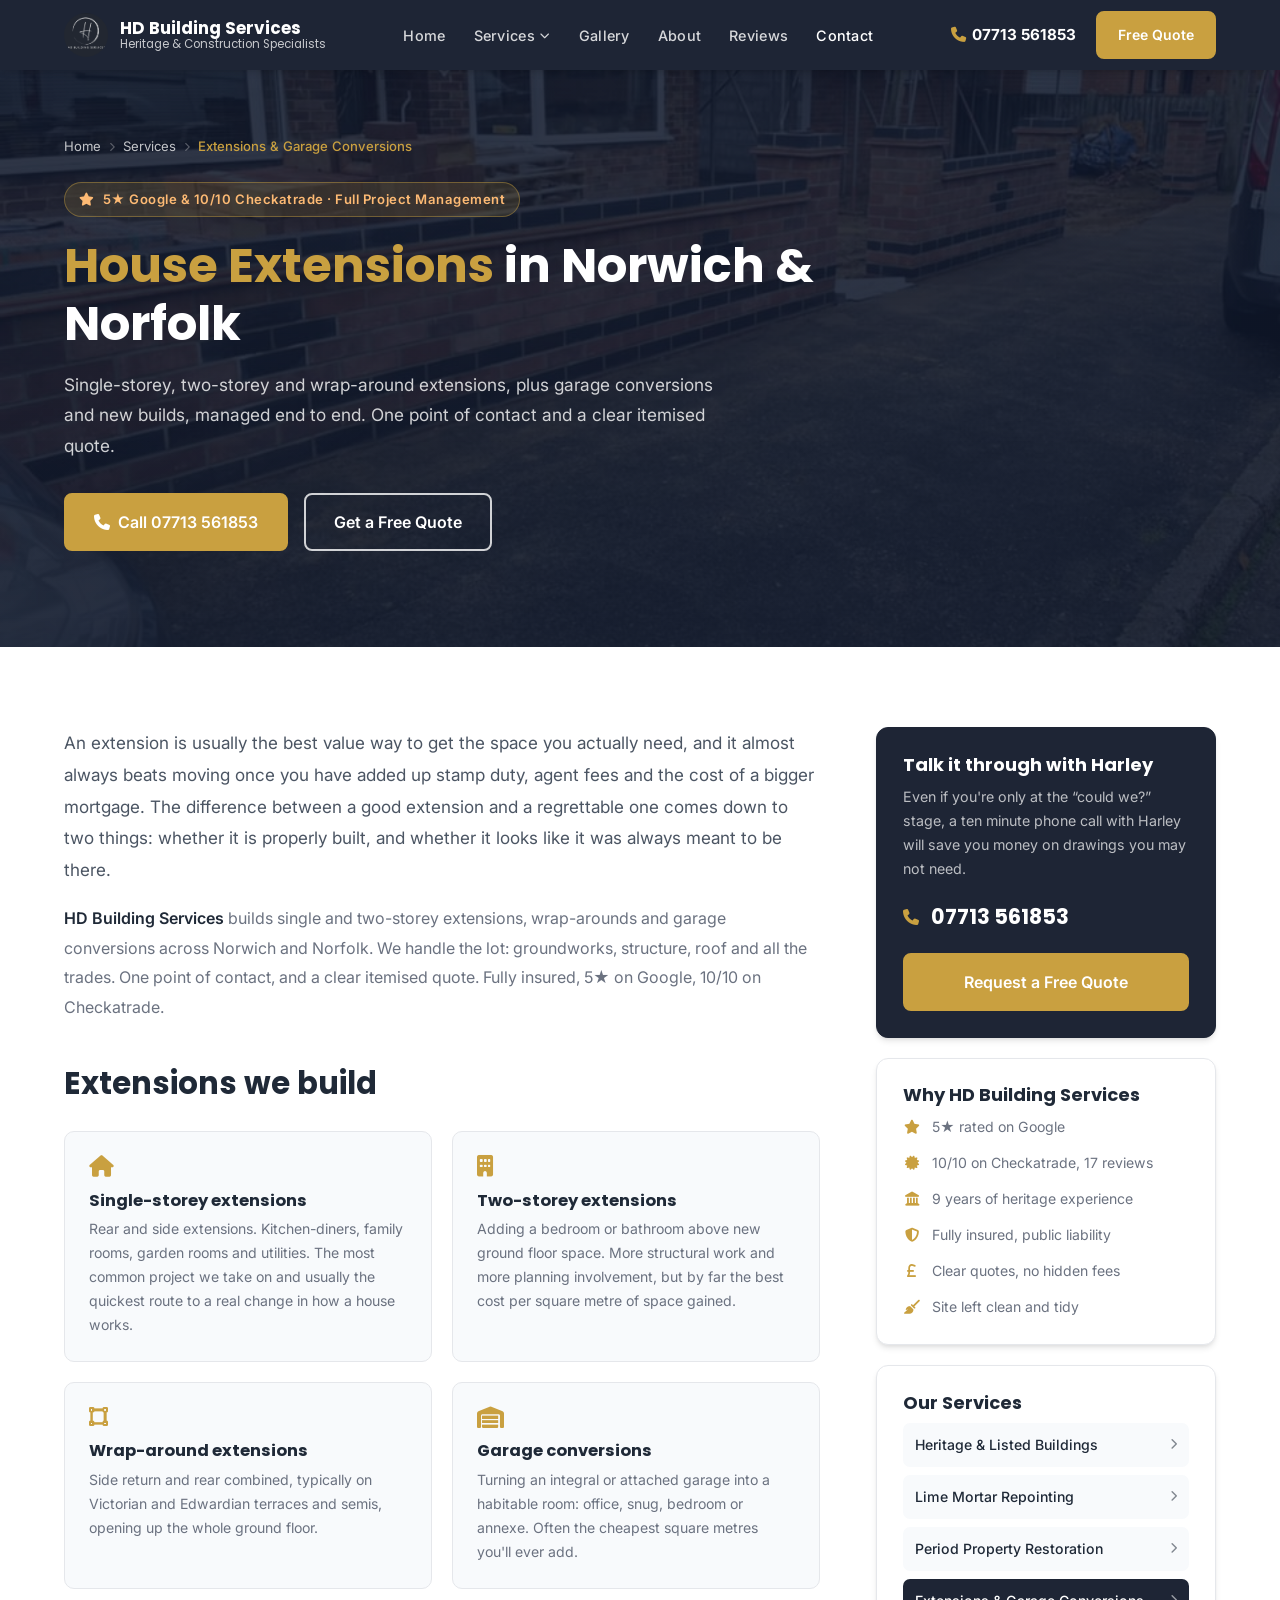
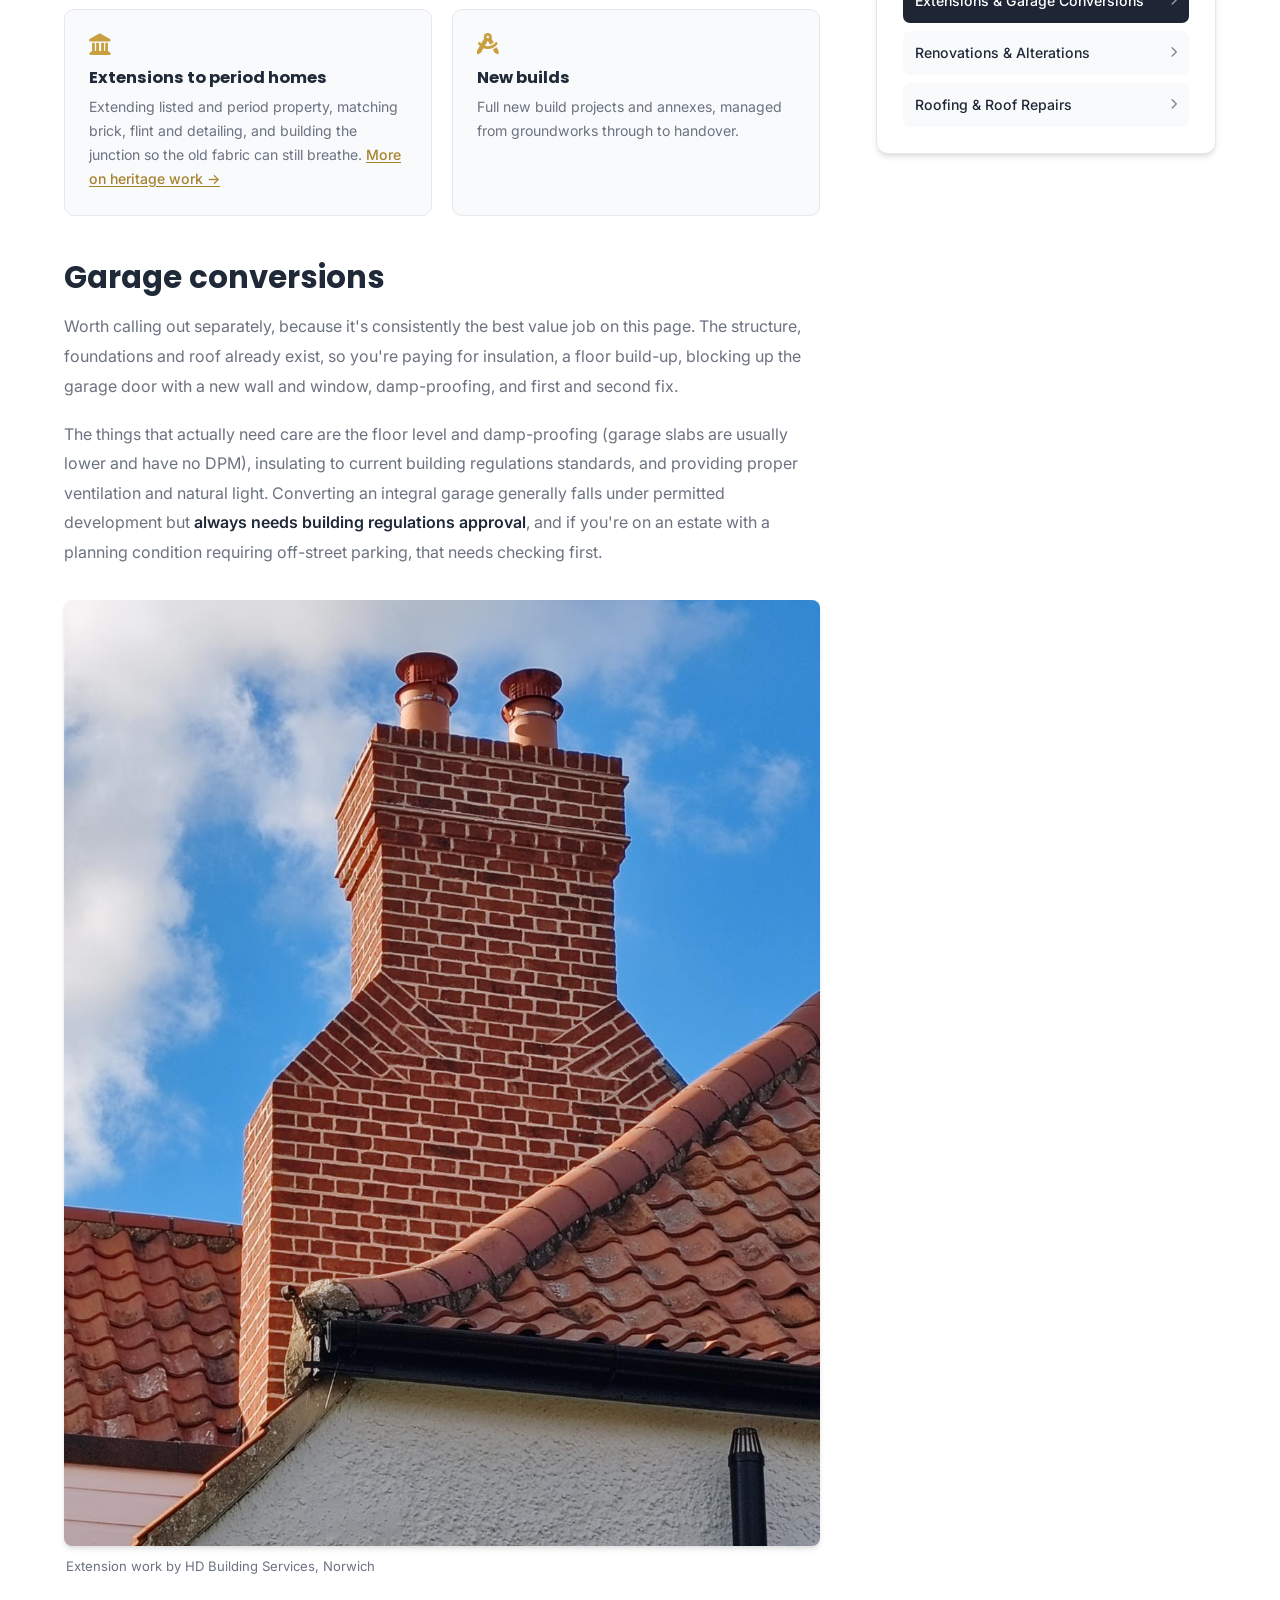
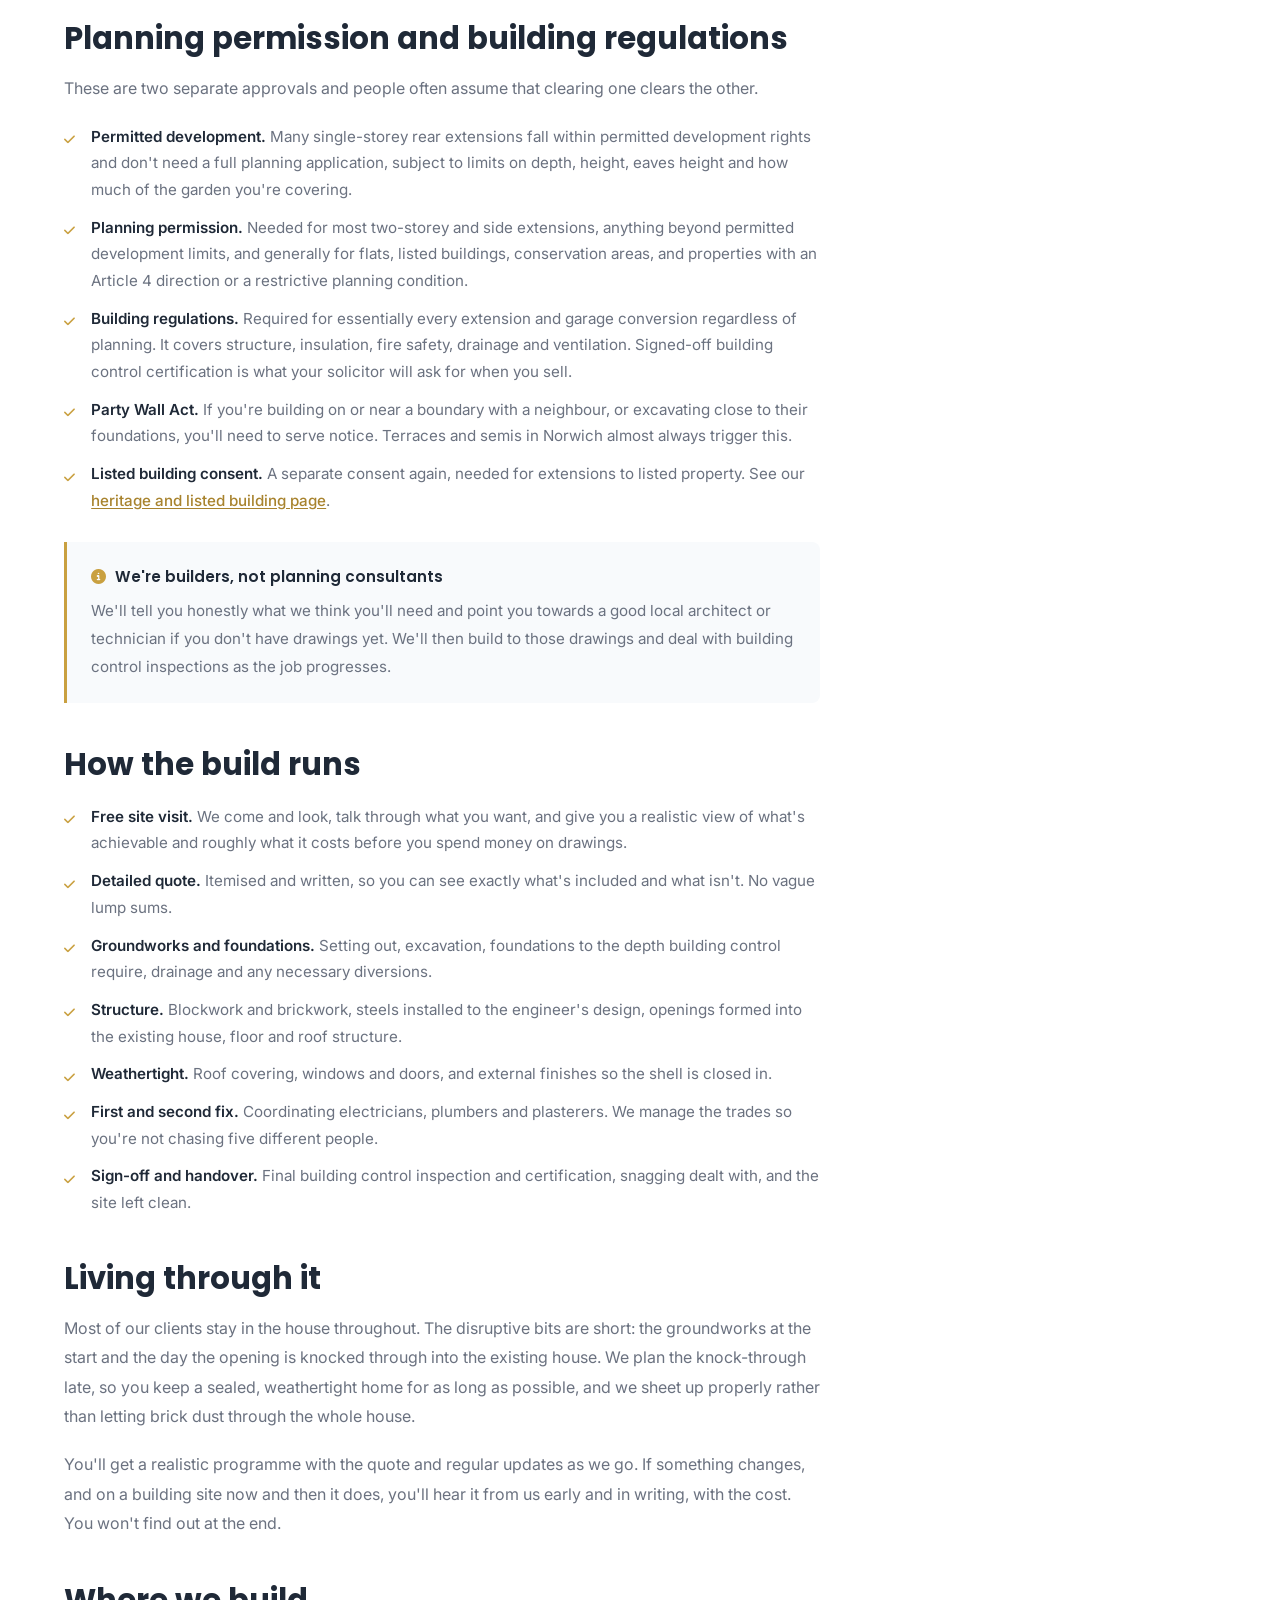
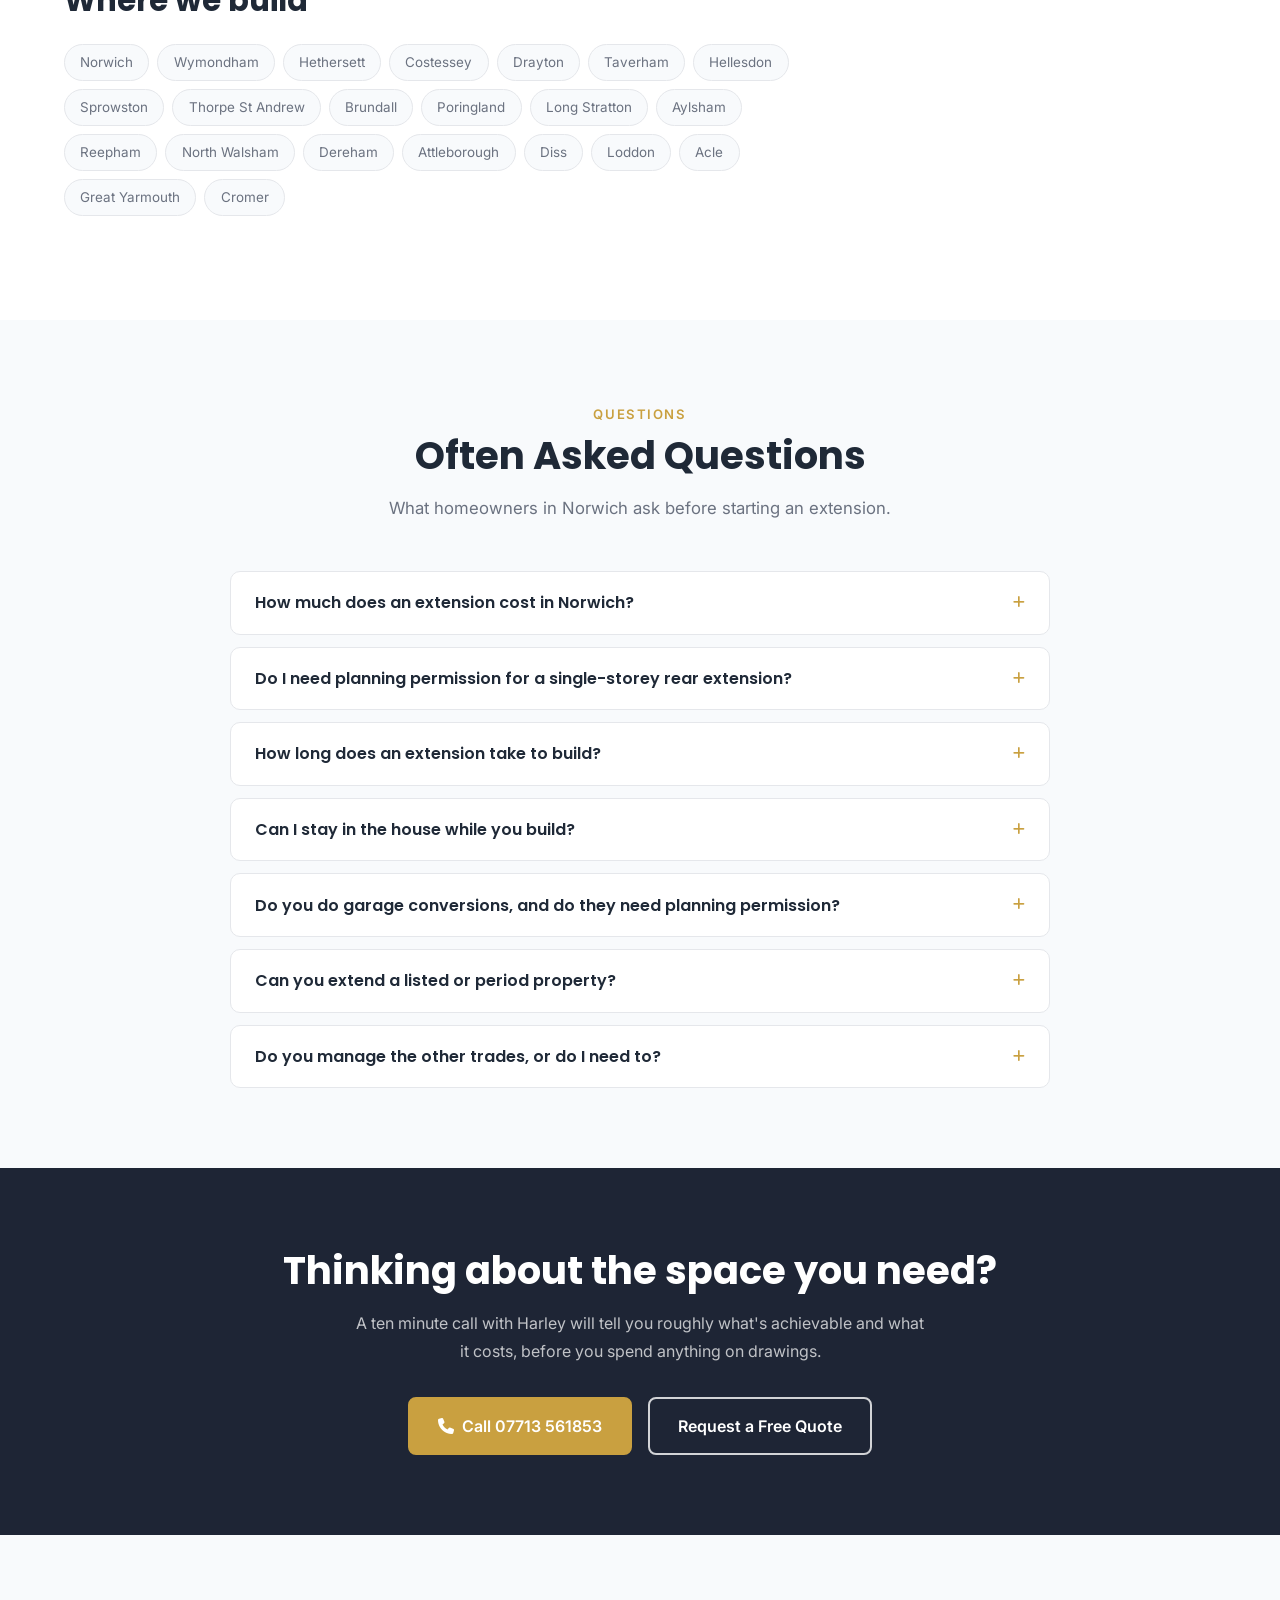
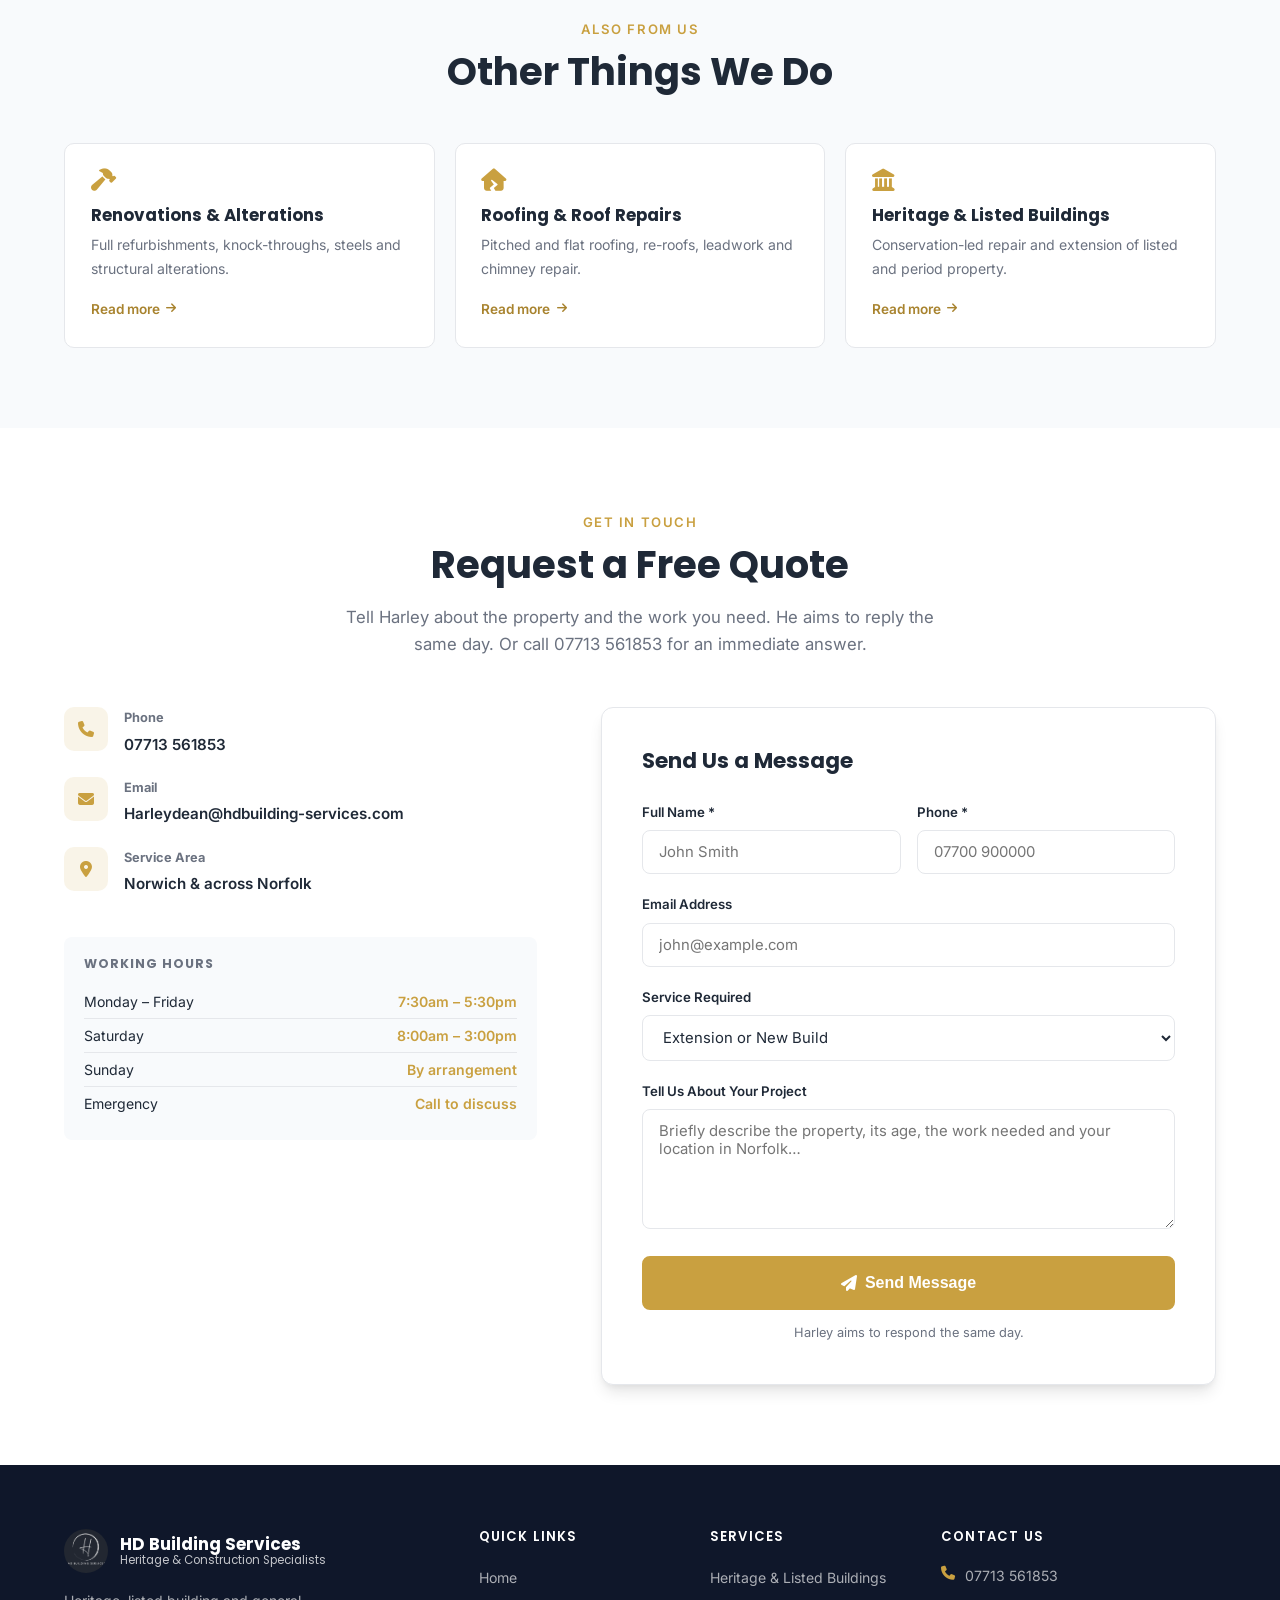
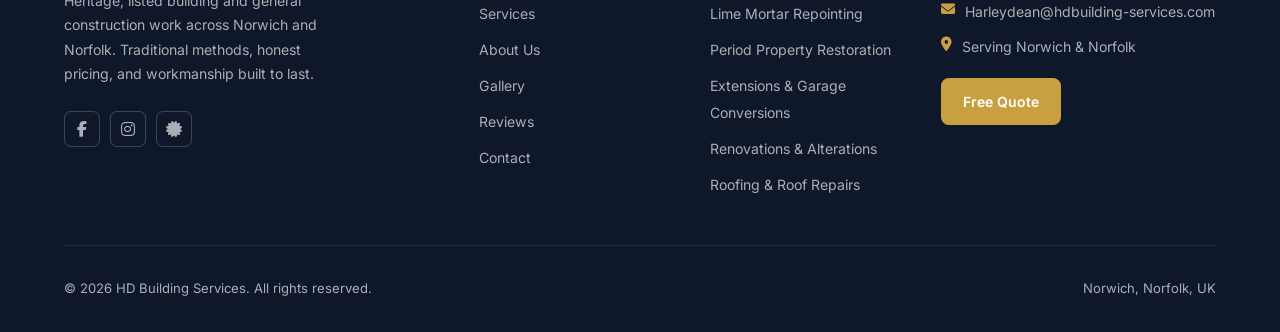
<file: extensions-norwich.html>
<!DOCTYPE html>
<html lang="en">
<head>
  <meta charset="UTF-8" />
  <meta name="viewport" content="width=device-width, initial-scale=1.0" />

  <!-- SEO -->
  <title>House Extensions Norwich | Single &amp; Two-Storey Extensions &amp; Garage Conversions</title>
  <meta name="description" content="House extensions in Norwich and Norfolk. Single-storey, two-storey and wrap-around extensions, garage conversions and new builds. Full project management, clear itemised quotes. Call 07713 561853." />
  <meta name="keywords" content="house extensions Norwich, extensions Norwich, two storey extension Norwich, single storey extension Norfolk, garage conversion Norwich, builders Norwich extensions, home extension Norfolk, new build Norwich" />

  <!-- Canonical -->
  <link rel="canonical" href="https://hdbuildingservices.co.uk/extensions-norwich.html" />

  <!-- Open Graph -->
  <meta property="og:title"       content="House Extensions Norwich | Single &amp; Two-Storey Extensions &amp; Garage Conversions" />
  <meta property="og:description" content="House extensions in Norwich and Norfolk. Single-storey, two-storey and wrap-around extensions, garage conversions and new builds. Full project management, clear itemised quotes. Call 07713 561853." />
  <meta property="og:image"       content="https://hdbuildingservices.co.uk/images/hero-bg.jpg" />
  <meta property="og:url"         content="https://hdbuildingservices.co.uk/extensions-norwich.html" />
  <meta property="og:type"        content="website" />
  <meta property="og:locale"      content="en_GB" />

  <!-- Schema: Breadcrumbs + Service + FAQ -->
  <script type="application/ld+json">
{
  "@context": "https://schema.org",
  "@graph": [
    {
      "@type": "BreadcrumbList",
      "itemListElement": [
        {
          "@type": "ListItem",
          "position": 1,
          "name": "Home",
          "item": "https://hdbuildingservices.co.uk/"
        },
        {
          "@type": "ListItem",
          "position": 2,
          "name": "Services",
          "item": "https://hdbuildingservices.co.uk/#services"
        },
        {
          "@type": "ListItem",
          "position": 3,
          "name": "Extensions & Garage Conversions",
          "item": "https://hdbuildingservices.co.uk/extensions-norwich.html"
        }
      ]
    },
    {
      "@type": "Service",
      "name": "House Extensions and Garage Conversions",
      "alternateName": [
        "House Extensions",
        "Home Extensions",
        "Garage Conversions",
        "New Builds"
      ],
      "description": "Design-to-completion house extensions across Norwich and Norfolk, including single-storey, two-storey and wrap-around extensions, garage conversions and new build projects.",
      "serviceType": "House Extensions and Garage Conversions",
      "url": "https://hdbuildingservices.co.uk/extensions-norwich.html",
      "provider": {
        "@type": "LocalBusiness",
        "name": "HD Building Services",
        "image": "https://hdbuildingservices.co.uk/images/logo.jpg",
        "telephone": "+447713561853",
        "email": "Harleydean@hdbuilding-services.com",
        "url": "https://hdbuildingservices.co.uk",
        "address": {
          "@type": "PostalAddress",
          "addressLocality": "Norwich",
          "addressRegion": "Norfolk",
          "addressCountry": "GB"
        },
        "priceRange": "££"
      },
      "areaServed": [
        {
          "@type": "City",
          "name": "Norwich"
        },
        {
          "@type": "AdministrativeArea",
          "name": "Norfolk"
        }
      ],
      "audience": {
        "@type": "Audience",
        "audienceType": "Homeowners and property owners"
      }
    },
    {
      "@type": "FAQPage",
      "mainEntity": [
        {
          "@type": "Question",
          "name": "How much does an extension cost in Norwich?",
          "acceptedAnswer": {
            "@type": "Answer",
            "text": "Too many variables for an honest figure on a web page. Ground conditions, whether steels are needed, the roof type, glazing, the level of finish and how much of the existing house is being altered all move the number substantially. Anyone quoting you a firm price without seeing the site is guessing. What we'll do is come out for free, look at it properly, and give you a clear itemised quote. We'll also give you a rough steer on the phone before that, so you're not wasting your time or ours."
          }
        },
        {
          "@type": "Question",
          "name": "Do I need planning permission for a single-storey rear extension?",
          "acceptedAnswer": {
            "@type": "Answer",
            "text": "Often not. Many single-storey rear extensions fall under permitted development, subject to limits on depth, height and garden coverage. But permitted development rights are removed or restricted for flats, listed buildings, many conservation areas, and properties with an Article 4 direction or a planning condition attached. Building regulations approval is needed either way. We'll tell you what we think applies to your property and can point you to a local architect or technician if you need drawings."
          }
        },
        {
          "@type": "Question",
          "name": "How long does an extension take to build?",
          "acceptedAnswer": {
            "@type": "Answer",
            "text": "A straightforward single-storey rear extension is commonly about two to three months on site; a two-storey extension longer; a garage conversion often a lot less. Weather, ground conditions and how quickly decisions and materials come through all affect it. You'll get a realistic programme with your quote, and we would rather tell you an accurate number up front than a flattering one."
          }
        },
        {
          "@type": "Question",
          "name": "Can I stay in the house while you build?",
          "acceptedAnswer": {
            "@type": "Answer",
            "text": "Almost always, yes. Most of our clients do. The extension is built as a separate shell alongside the house and only connected once it's weathertight, so the disruptive part is short. We sheet up, keep dust down and leave the site tidy at the end of each day."
          }
        },
        {
          "@type": "Question",
          "name": "Do you do garage conversions, and do they need planning permission?",
          "acceptedAnswer": {
            "@type": "Answer",
            "text": "Yes, and converting an integral or attached garage usually falls within permitted development, so planning permission is often not required. Building regulations approval always is, covering insulation, damp-proofing, ventilation, fire safety and structure. Worth checking two things first: whether a planning condition on your estate requires off-street parking to be retained, and the floor level, since garage slabs are typically lower than the house and have no damp-proof membrane."
          }
        },
        {
          "@type": "Question",
          "name": "Can you extend a listed or period property?",
          "acceptedAnswer": {
            "@type": "Answer",
            "text": "Yes. It needs more care: matching brick or flint, getting the detailing right, and building the junction between old and new so the historic fabric can still dry out. Listed property also requires listed building consent as well as planning permission. This is a particular strength of ours; see our heritage and listed building work."
          }
        },
        {
          "@type": "Question",
          "name": "Do you manage the other trades, or do I need to?",
          "acceptedAnswer": {
            "@type": "Answer",
            "text": "We manage them. Electricians, plumbers, plasterers and roofers are all coordinated by us, and you deal with one point of contact throughout. We also handle building control inspections as the job progresses and hand over the certification at the end."
          }
        }
      ]
    }
  ]
}
  </script>

  <!-- Favicon -->
  <link rel="icon" type="image/jpeg" href="images/logo.jpg" />

  <!-- Fonts - non-render-blocking -->
  <link rel="preconnect" href="https://fonts.googleapis.com" />
  <link rel="preconnect" href="https://fonts.gstatic.com" crossorigin />
  <link rel="preload" as="style"
        href="https://fonts.googleapis.com/css2?family=Inter:wght@400;500;600&family=Poppins:wght@600;700&display=swap"
        onload="this.onload=null;this.rel='stylesheet'" />
  <noscript>
    <link href="https://fonts.googleapis.com/css2?family=Inter:wght@400;500;600&family=Poppins:wght@600;700&display=swap" rel="stylesheet" />
  </noscript>

  <!-- Icons - non-render-blocking -->
  <link rel="preload" as="style"
        href="https://cdnjs.cloudflare.com/ajax/libs/font-awesome/6.5.0/css/all.min.css"
        onload="this.onload=null;this.rel='stylesheet'" />
  <noscript>
    <link rel="stylesheet" href="https://cdnjs.cloudflare.com/ajax/libs/font-awesome/6.5.0/css/all.min.css" />
  </noscript>

  <!-- Preload hero image (improves LCP score) -->
  <link rel="preload" as="image" href="images/hero-bg.jpg" />

  <link rel="stylesheet" href="style.css" />
</head>

<body>

<header class="site-header" id="site-header">
  <div class="container">
    <nav class="nav-inner">

      <!-- Logo -->
      <a href="index.html" class="nav-logo">
        <img src="images/logo.jpg" alt="HD Building Services"
             style="height:44px;width:44px;border-radius:50%;object-fit:cover;flex-shrink:0;" />
        <div class="logo-text">
          HD Building Services
          <span class="logo-subtitle">Heritage &amp; Construction Specialists</span>
        </div>
      </a>

      <!-- Desktop nav -->
      <ul class="nav-links">
        <li><a href="index.html">Home</a></li>
        <li class="has-dropdown">
          <a href="index.html#services">Services <i class="fa-solid fa-chevron-down"></i></a>
          <div class="dropdown-menu">
          <a href="heritage-building-services-norwich.html"><i class="fa-solid fa-landmark"></i><div>Heritage &amp; Listed Buildings<span>Conservation-led repair</span></div></a>
          <a href="lime-mortar-repointing-norwich.html"><i class="fa-solid fa-trowel"></i><div>Lime Mortar Repointing<span>Traditional brick &amp; flint</span></div></a>
          <a href="period-property-restoration-norfolk.html"><i class="fa-solid fa-house-chimney-window"></i><div>Period Property Restoration<span>Georgian, Victorian &amp; cottages</span></div></a>
          <a href="extensions-norwich.html"><i class="fa-solid fa-building"></i><div>Extensions &amp; Garage Conversions<span>Single &amp; two-storey</span></div></a>
          <a href="property-renovations-norwich.html"><i class="fa-solid fa-hammer"></i><div>Renovations &amp; Alterations<span>Refurbishment &amp; structural work</span></div></a>
          <a href="roofing-norwich.html"><i class="fa-solid fa-house-crack"></i><div>Roofing &amp; Roof Repairs<span>Pitched, flat &amp; heritage</span></div></a>
          </div>
        </li>
        <li><a href="index.html#gallery">Gallery</a></li>
        <li><a href="index.html#about">About</a></li>
        <li><a href="index.html#reviews">Reviews</a></li>
        <li><a href="#quote">Contact</a></li>
      </ul>

      <!-- CTA -->
      <div class="nav-right">
        <a href="tel:07713561853" class="nav-phone">
          <i class="fa-solid fa-phone"></i> 07713 561853
        </a>
        <a href="#quote" class="btn btn-primary" style="padding:.625rem 1.25rem;font-size:.875rem;">
          Free Quote
        </a>
      </div>

      <!-- Hamburger (mobile) -->
      <button class="hamburger" id="hamburger" aria-label="Open menu">
        <span></span><span></span><span></span>
      </button>

    </nav>
  </div>

  <!-- Mobile menu -->
  <div class="mobile-menu" id="mobile-menu">
    <a class="mobile-phone" href="tel:07713561853">
      <i class="fa-solid fa-phone"></i> 07713 561853
    </a>
    <a href="index.html" onclick="closeMobileMenu()">Home</a>
    <span class="submenu-label">Services</span>
    <a class="sub" href="heritage-building-services-norwich.html" onclick="closeMobileMenu()">Heritage &amp; Listed Buildings</a>
    <a class="sub" href="lime-mortar-repointing-norwich.html" onclick="closeMobileMenu()">Lime Mortar Repointing</a>
    <a class="sub" href="period-property-restoration-norfolk.html" onclick="closeMobileMenu()">Period Property Restoration</a>
    <a class="sub" href="extensions-norwich.html" onclick="closeMobileMenu()">Extensions &amp; Garage Conversions</a>
    <a class="sub" href="property-renovations-norwich.html" onclick="closeMobileMenu()">Renovations &amp; Alterations</a>
    <a class="sub" href="roofing-norwich.html" onclick="closeMobileMenu()">Roofing &amp; Roof Repairs</a>
    <a href="index.html#gallery" onclick="closeMobileMenu()">Gallery</a>
    <a href="index.html#about"   onclick="closeMobileMenu()">About</a>
    <a href="index.html#reviews" onclick="closeMobileMenu()">Reviews</a>
    <a href="#quote"             onclick="closeMobileMenu()">Contact &amp; Free Quote</a>
  </div>
</header>


<!-- ================================================================
  PAGE HERO
  ================================================================ -->
<section class="page-hero">
  <div class="container">
    <div class="page-hero-inner">

      <nav class="breadcrumbs" aria-label="Breadcrumb">
        <a href="index.html">Home</a>
        <i class="fa-solid fa-chevron-right"></i>
        <a href="index.html#services">Services</a>
        <i class="fa-solid fa-chevron-right"></i>
        <span aria-current="page">Extensions &amp; Garage Conversions</span>
      </nav>

      <div class="hero-badge">
        <i class="fa-solid fa-star"></i>
        5&#9733; Google &amp; 10/10 Checkatrade &middot; Full Project Management
      </div>

      <h1><span>House Extensions</span> in Norwich &amp; Norfolk</h1>

      <p class="page-hero-sub">Single-storey, two-storey and wrap-around extensions, plus garage conversions and new builds, managed end to end. One point of contact and a clear itemised quote.</p>

      <div class="hero-actions">
        <a href="tel:07713561853" class="btn btn-primary">
          <i class="fa-solid fa-phone"></i> Call 07713 561853
        </a>
        <a href="#quote" class="btn btn-outline">Get a Free Quote</a>
      </div>

    </div>
  </div>
</section>


<!-- ================================================================
  MAIN CONTENT
  ================================================================ -->
<section class="page-content">
  <div class="container">
    <div class="content-grid">

      <article class="prose">
        <p>
          An extension is usually the best value way to get the space you actually need, and it almost always
          beats moving once you have added up stamp duty, agent fees and the cost of a bigger mortgage.
          The difference between a good extension and a regrettable one comes down to two things: whether it
          is properly built, and whether it looks like it was always meant to be there.
        </p>
        <p>
          <strong>HD Building Services</strong> builds single and two-storey extensions, wrap-arounds and garage
          conversions across Norwich and Norfolk. We handle the lot: groundworks, structure, roof and all the trades. One point of contact, and a clear itemised quote.
          Fully insured, 5&#9733; on Google, 10/10 on Checkatrade.
        </p>

        <h2 id="types">Extensions we build</h2>
        <div class="spec-grid">
          <div class="spec-card">
            <i class="fa-solid fa-house"></i>
            <h3>Single-storey extensions</h3>
            <p>Rear and side extensions. Kitchen-diners, family rooms, garden rooms and utilities. The most
            common project we take on and usually the quickest route to a real change in how a house works.</p>
          </div>
          <div class="spec-card">
            <i class="fa-solid fa-building"></i>
            <h3>Two-storey extensions</h3>
            <p>Adding a bedroom or bathroom above new ground floor space. More structural work and more
            planning involvement, but by far the best cost per square metre of space gained.</p>
          </div>
          <div class="spec-card">
            <i class="fa-solid fa-vector-square"></i>
            <h3>Wrap-around extensions</h3>
            <p>Side return and rear combined, typically on Victorian and Edwardian terraces and semis, opening
            up the whole ground floor.</p>
          </div>
          <div class="spec-card">
            <i class="fa-solid fa-warehouse"></i>
            <h3>Garage conversions</h3>
            <p>Turning an integral or attached garage into a habitable room: office, snug, bedroom or annexe.
            Often the cheapest square metres you'll ever add.</p>
          </div>
          <div class="spec-card">
            <i class="fa-solid fa-landmark"></i>
            <h3>Extensions to period homes</h3>
            <p>Extending listed and period property, matching brick, flint and detailing, and building the
            junction so the old fabric can still breathe.
            <a href="heritage-building-services-norwich.html">More on heritage work &rarr;</a></p>
          </div>
          <div class="spec-card">
            <i class="fa-solid fa-compass-drafting"></i>
            <h3>New builds</h3>
            <p>Full new build projects and annexes, managed from groundworks through to handover.</p>
          </div>
        </div>

        <h2 id="garage">Garage conversions</h2>
        <p>
          Worth calling out separately, because it's consistently the best value job on this page. The
          structure, foundations and roof already exist, so you're paying for insulation, a floor build-up,
          blocking up the garage door with a new wall and window, damp-proofing, and first and second fix.
        </p>
        <p>
          The things that actually need care are the floor level and damp-proofing (garage slabs are usually
          lower and have no DPM), insulating to current building regulations standards, and providing proper
          ventilation and natural light. Converting an integral garage generally falls under permitted
          development but <strong>always needs building regulations approval</strong>, and if you're on an estate
          with a planning condition requiring off-street parking, that needs checking first.
        </p>

        <!-- TODO: swap for a photo of this specific type of work -->
        <figure class="content-figure">
          <img loading="lazy" src="images/image-3.jpg" alt="Extension work by HD Building Services, Norwich" />
          <figcaption>Extension work by HD Building Services, Norwich</figcaption>
        </figure>

        <h2 id="planning">Planning permission and building regulations</h2>
        <p>
          These are two separate approvals and people often assume that clearing one clears the other.
        </p>
        <ul class="check-list">
          <li><strong>Permitted development.</strong> Many single-storey rear extensions fall within permitted
          development rights and don't need a full planning application, subject to limits on depth, height,
          eaves height and how much of the garden you're covering.</li>
          <li><strong>Planning permission.</strong> Needed for most two-storey and side extensions, anything beyond
          permitted development limits, and generally for flats, listed buildings, conservation areas, and
          properties with an Article 4 direction or a restrictive planning condition.</li>
          <li><strong>Building regulations.</strong> Required for essentially every extension and garage conversion
          regardless of planning. It covers structure, insulation, fire safety, drainage and ventilation.
          Signed-off building control certification is what your solicitor will ask for when you sell.</li>
          <li><strong>Party Wall Act.</strong> If you're building on or near a boundary with a neighbour, or excavating
          close to their foundations, you'll need to serve notice. Terraces and semis in Norwich almost
          always trigger this.</li>
          <li><strong>Listed building consent.</strong> A separate consent again, needed for extensions to listed
          property. See our <a href="heritage-building-services-norwich.html">heritage and listed building page</a>.</li>
        </ul>

        <div class="callout">
          <div class="callout-title"><i class="fa-solid fa-circle-info"></i> We're builders, not planning consultants</div>
          <p>
            We'll tell you honestly what we think you'll need and point you towards a good local
            architect or technician if you don't have drawings yet. We'll then build to those drawings and
            deal with building control inspections as the job progresses.
          </p>
        </div>

        <h2 id="process">How the build runs</h2>
        <ul class="check-list">
          <li><strong>Free site visit.</strong> We come and look, talk through what you want, and give you a realistic
          view of what's achievable and roughly what it costs before you spend money on drawings.</li>
          <li><strong>Detailed quote.</strong> Itemised and written, so you can see exactly what's included and what
          isn't. No vague lump sums.</li>
          <li><strong>Groundworks and foundations.</strong> Setting out, excavation, foundations to the depth building
          control require, drainage and any necessary diversions.</li>
          <li><strong>Structure.</strong> Blockwork and brickwork, steels installed to the engineer's design, openings
          formed into the existing house, floor and roof structure.</li>
          <li><strong>Weathertight.</strong> Roof covering, windows and doors, and external finishes so the shell is
          closed in.</li>
          <li><strong>First and second fix.</strong> Coordinating electricians, plumbers and plasterers. We manage the trades so you're not chasing five different people.</li>
          <li><strong>Sign-off and handover.</strong> Final building control inspection and certification, snagging
          dealt with, and the site left clean.</li>
        </ul>

        <h2 id="disruption">Living through it</h2>
        <p>
          Most of our clients stay in the house throughout. The disruptive bits are short: the groundworks at the start and the day the opening is knocked through into the existing
          house. We plan the knock-through late, so you keep a sealed, weathertight home for as long as
          possible, and we sheet up properly rather than letting brick dust through the whole house.
        </p>
        <p>
          You'll get a realistic programme with the quote and regular updates as we go. If something changes, and on a building site now and then it does, you'll hear it from us early and in writing, with the cost. You won't find out at the end.
        </p>

        <h2 id="areas">Where we build</h2>
        <div class="areas-list">
          <span>Norwich</span><span>Wymondham</span><span>Hethersett</span><span>Costessey</span>
          <span>Drayton</span><span>Taverham</span><span>Hellesdon</span><span>Sprowston</span>
          <span>Thorpe St Andrew</span><span>Brundall</span><span>Poringland</span><span>Long Stratton</span>
          <span>Aylsham</span><span>Reepham</span><span>North Walsham</span><span>Dereham</span>
          <span>Attleborough</span><span>Diss</span><span>Loddon</span><span>Acle</span>
          <span>Great Yarmouth</span><span>Cromer</span>
        </div>
      </article>

      <aside class="page-sidebar">

        <div class="sidebar-card sidebar-card--dark">
          <h3>Talk it through with Harley</h3>
          <p>Even if you're only at the &ldquo;could we?&rdquo; stage, a ten minute phone call with Harley will save you money on drawings you may not need.</p>
          <a class="sidebar-phone" href="tel:07713561853">
            <i class="fa-solid fa-phone"></i> 07713 561853
          </a>
          <a href="#quote" class="btn btn-primary">Request a Free Quote</a>
        </div>

        <div class="sidebar-card">
          <h3>Why HD Building Services</h3>
          <div class="sidebar-trust">
            <div><i class="fa-solid fa-star"></i> 5&#9733; rated on Google</div>
            <div><i class="fa-solid fa-certificate"></i> 10/10 on Checkatrade, 17 reviews</div>
            <div><i class="fa-solid fa-landmark"></i> 9 years of heritage experience</div>
            <div><i class="fa-solid fa-shield-halved"></i> Fully insured, public liability</div>
            <div><i class="fa-solid fa-sterling-sign"></i> Clear quotes, no hidden fees</div>
            <div><i class="fa-solid fa-broom"></i> Site left clean and tidy</div>
          </div>
        </div>

        <div class="sidebar-card">
          <h3>Our Services</h3>
          <div class="sidebar-list">
          <a href="heritage-building-services-norwich.html">Heritage &amp; Listed Buildings <i class="fa-solid fa-chevron-right"></i></a>
          <a href="lime-mortar-repointing-norwich.html">Lime Mortar Repointing <i class="fa-solid fa-chevron-right"></i></a>
          <a href="period-property-restoration-norfolk.html">Period Property Restoration <i class="fa-solid fa-chevron-right"></i></a>
          <a href="extensions-norwich.html" aria-current="page">Extensions &amp; Garage Conversions <i class="fa-solid fa-chevron-right"></i></a>
          <a href="property-renovations-norwich.html">Renovations &amp; Alterations <i class="fa-solid fa-chevron-right"></i></a>
          <a href="roofing-norwich.html">Roofing &amp; Roof Repairs <i class="fa-solid fa-chevron-right"></i></a>
          </div>
        </div>

      </aside>

    </div>
  </div>
</section>


<!-- ================================================================
  FAQ
  ================================================================ -->
<section class="faq-section">
  <div class="container">

    <div class="section-header center">
      <span class="section-label">Questions</span>
      <h2 class="section-title">Often Asked Questions</h2>
      <p class="section-subtitle">What homeowners in Norwich ask before starting an extension.</p>
    </div>

    <div class="faq-list">
        <div class="faq-item">
          <button class="faq-question" type="button">
            How much does an extension cost in Norwich?
            <i class="fa-solid fa-plus"></i>
          </button>
          <div class="faq-answer">
            <div class="faq-answer-inner">
              <p>
                Too many variables for an honest figure on a web page. Ground conditions, whether steels are
                needed, the roof type, glazing, the level of finish and how much of the existing house is being
                altered all move the number substantially. Anyone quoting you a firm price without seeing the
                site is guessing.
              </p>
              <p>
                What we'll do is come out for free, look at it properly, and give you a clear itemised quote.
                We'll also give you a rough steer on the phone before that, so you're not wasting your time
                or ours.
              </p>
            </div>
          </div>
        </div>
        <div class="faq-item">
          <button class="faq-question" type="button">
            Do I need planning permission for a single-storey rear extension?
            <i class="fa-solid fa-plus"></i>
          </button>
          <div class="faq-answer">
            <div class="faq-answer-inner">
              <p>
                Often not. Many single-storey rear extensions fall under permitted development, subject to
                limits on depth, height and garden coverage. But permitted development rights are removed or
                restricted for flats, listed buildings, many conservation areas, and properties with an
                Article 4 direction or a planning condition attached.
              </p>
              <p>
                Building regulations approval is needed either way. We'll tell you what we think applies to
                your property and can point you to a local architect or technician if you need drawings.
              </p>
            </div>
          </div>
        </div>
        <div class="faq-item">
          <button class="faq-question" type="button">
            How long does an extension take to build?
            <i class="fa-solid fa-plus"></i>
          </button>
          <div class="faq-answer">
            <div class="faq-answer-inner">
              <p>
                A straightforward single-storey rear extension is commonly about two to three months
                on site; a two-storey extension longer; a garage conversion often a lot less. Weather,
                ground conditions and how quickly decisions and materials come through all affect it.
              </p>
              <p>
                You'll get a realistic programme with your quote, and we would rather tell you an accurate
                number up front than a flattering one.
              </p>
            </div>
          </div>
        </div>
        <div class="faq-item">
          <button class="faq-question" type="button">
            Can I stay in the house while you build?
            <i class="fa-solid fa-plus"></i>
          </button>
          <div class="faq-answer">
            <div class="faq-answer-inner">
              <p>
                Almost always, yes. Most of our clients do. The extension is built as a separate
                shell alongside the house and only connected once it's weathertight, so the disruptive
                part is short. We sheet up, keep dust down and leave the site tidy at the end of each day.
              </p>
            </div>
          </div>
        </div>
        <div class="faq-item">
          <button class="faq-question" type="button">
            Do you do garage conversions, and do they need planning permission?
            <i class="fa-solid fa-plus"></i>
          </button>
          <div class="faq-answer">
            <div class="faq-answer-inner">
              <p>
                Yes, and converting an integral or attached garage usually falls within permitted development,
                so planning permission is often not required. Building regulations approval always is, covering
                insulation, damp-proofing, ventilation, fire safety and structure.
              </p>
              <p>
                Worth checking two things first: whether a planning condition on your estate requires off-street
                parking to be retained, and the floor level, since garage slabs are typically lower than the house
                and have no damp-proof membrane.
              </p>
            </div>
          </div>
        </div>
        <div class="faq-item">
          <button class="faq-question" type="button">
            Can you extend a listed or period property?
            <i class="fa-solid fa-plus"></i>
          </button>
          <div class="faq-answer">
            <div class="faq-answer-inner">
              <p>
                Yes. It needs more care: matching brick or flint, getting the detailing right, and building the
                junction between old and new so the historic fabric can still dry out. Listed property also
                requires listed building consent as well as planning permission.
              </p>
              <p>
                This is a particular strength of ours; see our
                <a href="heritage-building-services-norwich.html">heritage and listed building work</a>.
              </p>
            </div>
          </div>
        </div>
        <div class="faq-item">
          <button class="faq-question" type="button">
            Do you manage the other trades, or do I need to?
            <i class="fa-solid fa-plus"></i>
          </button>
          <div class="faq-answer">
            <div class="faq-answer-inner">
              <p>
                We manage them. Electricians, plumbers, plasterers and roofers are all coordinated by us, and
                you deal with one point of contact throughout. We also handle building control inspections as
                the job progresses and hand over the certification at the end.
              </p>
            </div>
          </div>
        </div>
    </div>

  </div>
</section>


<!-- ================================================================
  CTA BAND
  ================================================================ -->
<section class="cta-band">
  <div class="container">
    <h2>Thinking about the space you need?</h2>
    <p>A ten minute call with Harley will tell you roughly what's achievable and what it costs, before you spend anything on drawings.</p>
    <div class="hero-actions">
      <a href="tel:07713561853" class="btn btn-primary">
        <i class="fa-solid fa-phone"></i> Call 07713 561853
      </a>
      <a href="#quote" class="btn btn-outline">Request a Free Quote</a>
    </div>
  </div>
</section>


<!-- ================================================================
  RELATED SERVICES
  ================================================================ -->
<section class="services">
  <div class="container">

    <div class="section-header center">
      <span class="section-label">Also From Us</span>
      <h2 class="section-title">Other Things We Do</h2>
    </div>

    <div class="related-grid">
        <a class="related-card" href="property-renovations-norwich.html">
          <i class="fa-solid fa-hammer related-icon"></i>
          <h3>Renovations &amp; Alterations</h3>
          <p>Full refurbishments, knock-throughs, steels and structural alterations.</p>
          <span class="related-link">Read more <i class="fa-solid fa-arrow-right"></i></span>
        </a>
        <a class="related-card" href="roofing-norwich.html">
          <i class="fa-solid fa-house-crack related-icon"></i>
          <h3>Roofing &amp; Roof Repairs</h3>
          <p>Pitched and flat roofing, re-roofs, leadwork and chimney repair.</p>
          <span class="related-link">Read more <i class="fa-solid fa-arrow-right"></i></span>
        </a>
        <a class="related-card" href="heritage-building-services-norwich.html">
          <i class="fa-solid fa-landmark related-icon"></i>
          <h3>Heritage &amp; Listed Buildings</h3>
          <p>Conservation-led repair and extension of listed and period property.</p>
          <span class="related-link">Read more <i class="fa-solid fa-arrow-right"></i></span>
        </a>
    </div>

  </div>
</section>


<!-- ================================================================
  QUOTE FORM
  ================================================================ -->
<section class="contact" id="quote">
  <div class="container">

    <div class="section-header center">
      <span class="section-label">Get In Touch</span>
      <h2 class="section-title">Request a Free Quote</h2>
      <p class="section-subtitle">
        Tell Harley about the property and the work you need. He aims to reply the same day. Or call 07713 561853 for an immediate answer.
      </p>
    </div>

    <div class="contact-grid">

      <div class="contact-info">
        <div class="contact-details">
          <div class="contact-detail">
            <div class="detail-icon"><i class="fa-solid fa-phone"></i></div>
            <div class="detail-body">
              <strong>Phone</strong>
              <span><a href="tel:07713561853">07713 561853</a></span>
            </div>
          </div>
          <div class="contact-detail">
            <div class="detail-icon"><i class="fa-solid fa-envelope"></i></div>
            <div class="detail-body">
              <strong>Email</strong>
              <span><a href="mailto:Harleydean@hdbuilding-services.com">Harleydean@hdbuilding-services.com</a></span>
            </div>
          </div>
          <div class="contact-detail">
            <div class="detail-icon"><i class="fa-solid fa-location-dot"></i></div>
            <div class="detail-body">
              <strong>Service Area</strong>
              <span>Norwich &amp; across Norfolk</span>
            </div>
          </div>
        </div>

        <div class="contact-hours">
          <h4>Working Hours</h4>
          <div class="hours-row"><span>Monday &ndash; Friday</span> <span>7:30am &ndash; 5:30pm</span></div>
          <div class="hours-row"><span>Saturday</span>        <span>8:00am &ndash; 3:00pm</span></div>
          <div class="hours-row"><span>Sunday</span>          <span>By arrangement</span></div>
          <div class="hours-row"><span>Emergency</span>       <span>Call to discuss</span></div>
        </div>
      </div>

      <div class="contact-form-wrapper">
        <h3>Send Us a Message</h3>
        <form id="contact-form" action="mail.php" method="POST" novalidate>

          <div class="hp-field" aria-hidden="true">
            <label for="website">Leave this blank</label>
            <input type="text" id="website" name="website" tabindex="-1" autocomplete="off" />
          </div>
          <input type="hidden" id="form_time" name="form_time" value="" />
          <input type="hidden" name="source" value="Extensions &amp; Garage Conversions" />

          <div class="form-row">
            <div class="form-group">
              <label for="name">Full Name *</label>
              <input type="text" id="name" name="name" placeholder="John Smith" required />
            </div>
            <div class="form-group">
              <label for="phone">Phone *</label>
              <input type="tel" id="phone" name="phone" placeholder="07700 900000" required />
            </div>
          </div>

          <div class="form-group">
            <label for="email">Email Address</label>
            <input type="email" id="email" name="email" placeholder="john@example.com" />
          </div>

          <div class="form-group">
            <label for="service">Service Required</label>
            <select id="service" name="service">
              <option>Heritage / Listed Building Work</option>
              <option>Lime Mortar Repointing</option>
              <option>Period Property Restoration</option>
              <option selected>Extension or New Build</option>
              <option>Garage Conversion</option>
              <option>Renovation or Refurbishment</option>
              <option>Structural Alterations</option>
              <option>Roofing &amp; Roof Repairs</option>
              <option>Bricklaying &amp; Blockwork</option>
              <option>Carpentry &amp; Internal Work</option>
              <option>Other / Not Sure</option>
            </select>
          </div>

          <div class="form-group">
            <label for="message">Tell Us About Your Project</label>
            <textarea id="message" name="message"
                      placeholder="Briefly describe the property, its age, the work needed and your location in Norfolk&hellip;"></textarea>
          </div>

          <div class="form-submit">
            <button type="submit" class="btn btn-primary">
              <i class="fa-solid fa-paper-plane"></i> Send Message
            </button>
          </div>
          <p class="form-note">Harley aims to respond the same day.</p>
          <div class="form-success" id="form-success">
            <i class="fa-solid fa-circle-check" style="font-size:1.5rem;margin-bottom:.5rem;display:block;"></i>
            Thanks! Harley will be in touch shortly.
          </div>
        </form>
      </div>

    </div>
  </div>
</section>


<!-- ================================================================
  FOOTER
  ================================================================ -->
<footer class="site-footer">
  <div class="container">
    <div class="footer-grid">

      <div class="footer-brand">
        <a href="index.html" class="nav-logo">
          <img src="images/logo.jpg" alt="HD Building Services"
               style="height:44px;width:44px;border-radius:50%;object-fit:cover;flex-shrink:0;" />
          <div class="logo-text">
            HD Building Services
            <span class="logo-subtitle">Heritage &amp; Construction Specialists</span>
          </div>
        </a>
        <p>
          Heritage, listed building and general construction work across Norwich and Norfolk.
          Traditional methods, honest pricing, and workmanship built to last.
        </p>
        <div class="social-links">
          <a href="https://www.facebook.com/HDbuildingservices1" class="social-link" target="_blank" rel="noopener" aria-label="Facebook">
            <i class="fa-brands fa-facebook-f"></i>
          </a>
          <a href="https://www.instagram.com/hd.buildingservices" class="social-link" target="_blank" rel="noopener" aria-label="Instagram">
            <i class="fa-brands fa-instagram"></i>
          </a>
          <a href="https://www.checkatrade.com/trades/hdbuildingservices" class="social-link" target="_blank" rel="noopener" aria-label="Checkatrade">
            <i class="fa-solid fa-certificate"></i>
          </a>
        </div>
      </div>

      <div class="footer-col">
        <h4>Quick Links</h4>
        <ul>
          <li><a href="index.html">Home</a></li>
          <li><a href="index.html#services">Services</a></li>
          <li><a href="index.html#about">About Us</a></li>
          <li><a href="index.html#gallery">Gallery</a></li>
          <li><a href="index.html#reviews">Reviews</a></li>
          <li><a href="#quote">Contact</a></li>
        </ul>
      </div>

      <div class="footer-col">
        <h4>Services</h4>
        <ul>
          <li><a href="heritage-building-services-norwich.html">Heritage &amp; Listed Buildings</a></li>
          <li><a href="lime-mortar-repointing-norwich.html">Lime Mortar Repointing</a></li>
          <li><a href="period-property-restoration-norfolk.html">Period Property Restoration</a></li>
          <li><a href="extensions-norwich.html">Extensions &amp; Garage Conversions</a></li>
          <li><a href="property-renovations-norwich.html">Renovations &amp; Alterations</a></li>
          <li><a href="roofing-norwich.html">Roofing &amp; Roof Repairs</a></li>
        </ul>
      </div>

      <div class="footer-col">
        <h4>Contact Us</h4>
        <div class="footer-contact-item">
          <i class="fa-solid fa-phone"></i>
          <a href="tel:07713561853">07713 561853</a>
        </div>
        <div class="footer-contact-item">
          <i class="fa-solid fa-envelope"></i>
          <a href="mailto:Harleydean@hdbuilding-services.com">Harleydean@hdbuilding-services.com</a>
        </div>
        <div class="footer-contact-item">
          <i class="fa-solid fa-location-dot"></i>
          <span>Serving Norwich &amp; Norfolk</span>
        </div>
        <div style="margin-top:1.25rem;">
          <a href="#quote" class="btn btn-primary" style="font-size:.875rem;padding:.625rem 1.25rem;">
            Free Quote
          </a>
        </div>
      </div>

    </div>

    <div class="footer-bottom">
      <p>&copy; <span id="year"></span> HD Building Services. All rights reserved.</p>
      <p>Norwich, Norfolk, UK</p>
    </div>

  </div>
</footer>

<a href="tel:07713561853" class="float-call" aria-label="Call HD Building Services">
  <i class="fa-solid fa-phone"></i>
</a>

<script src="main.js"></script>
</body>
</html>
</file>
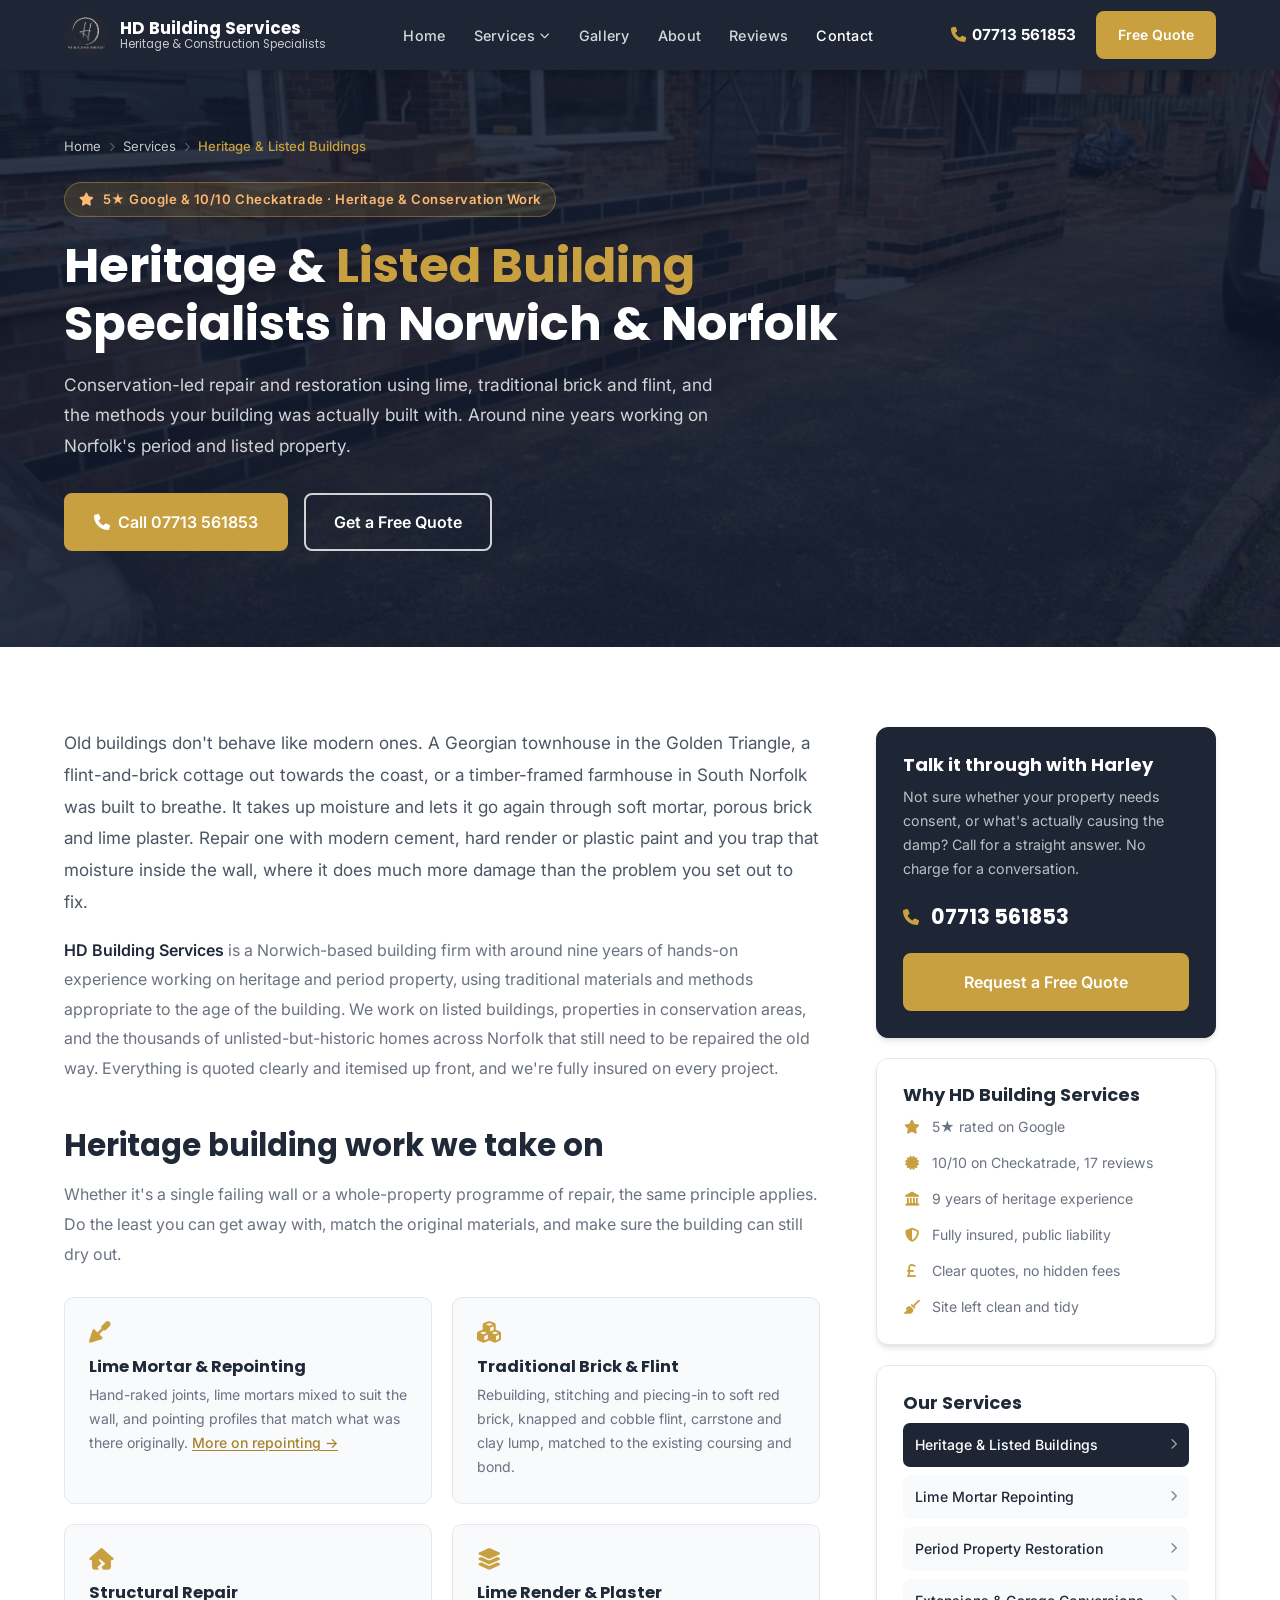
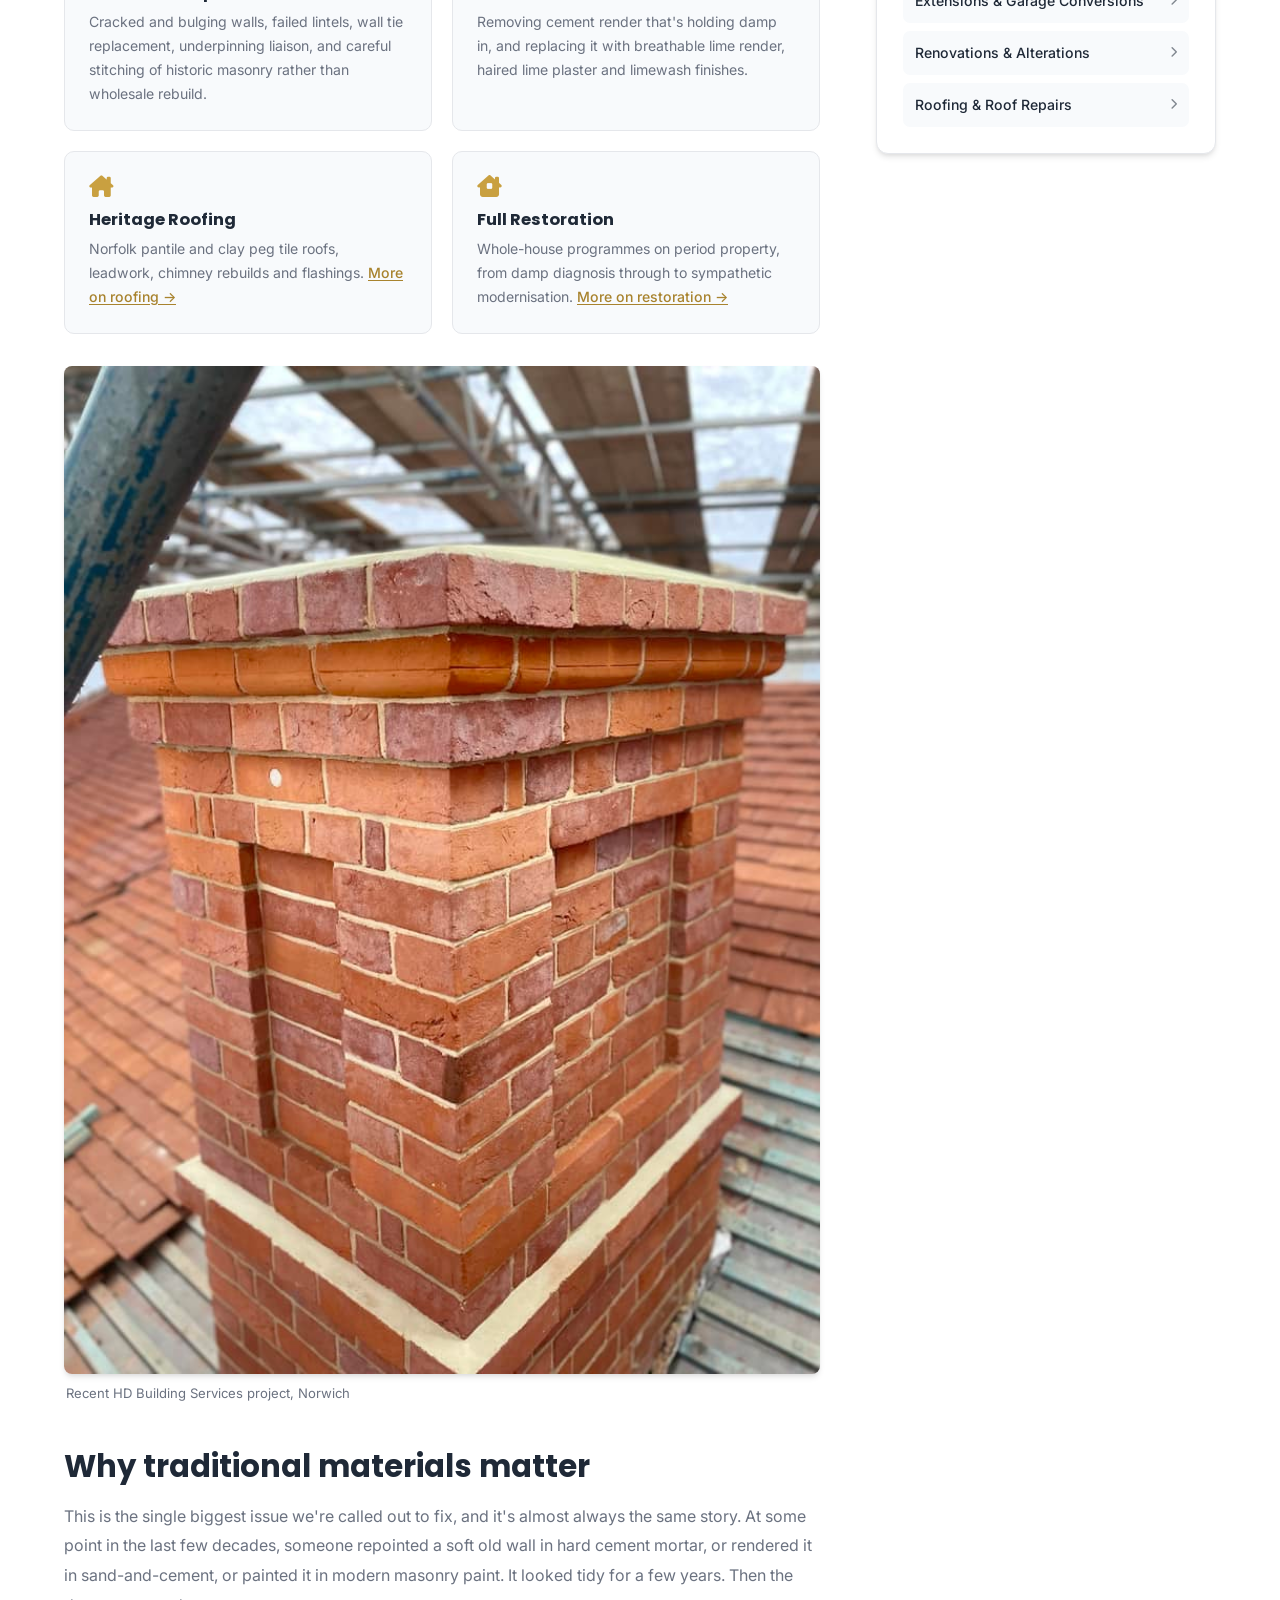
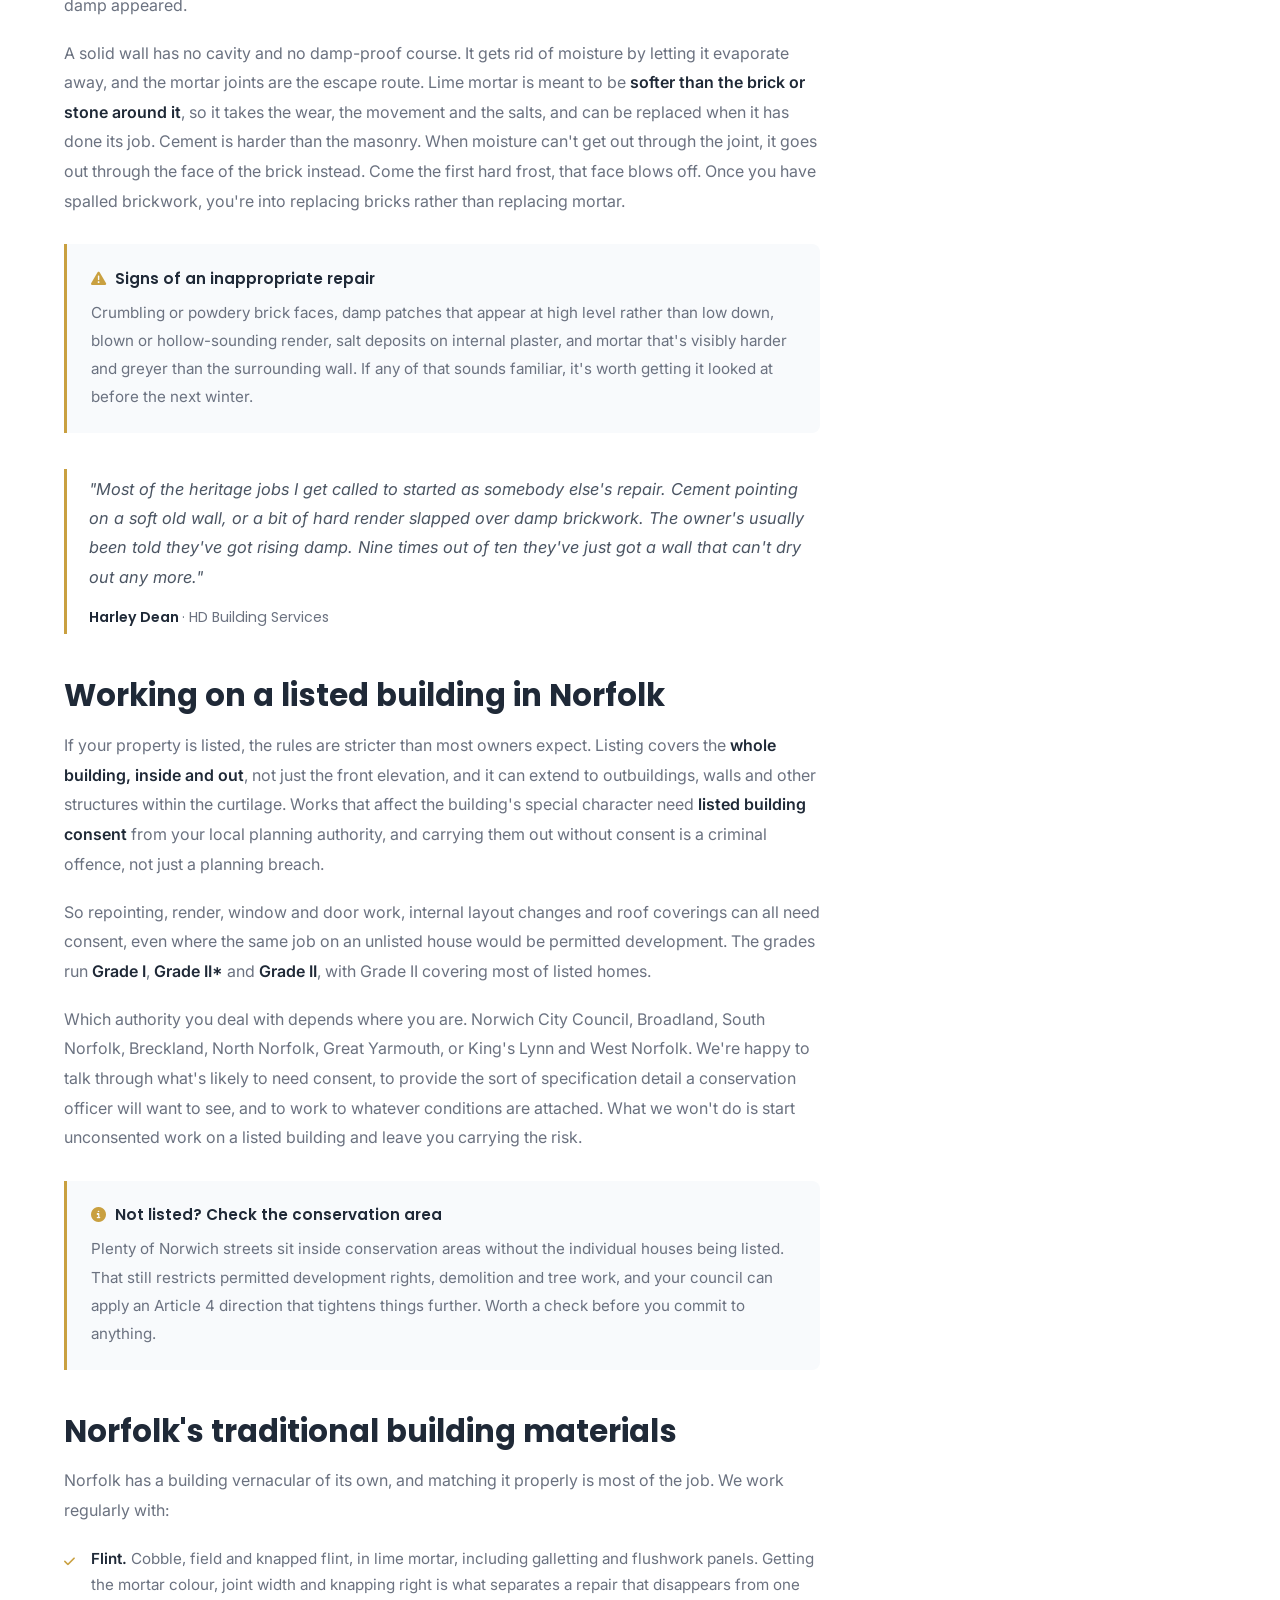
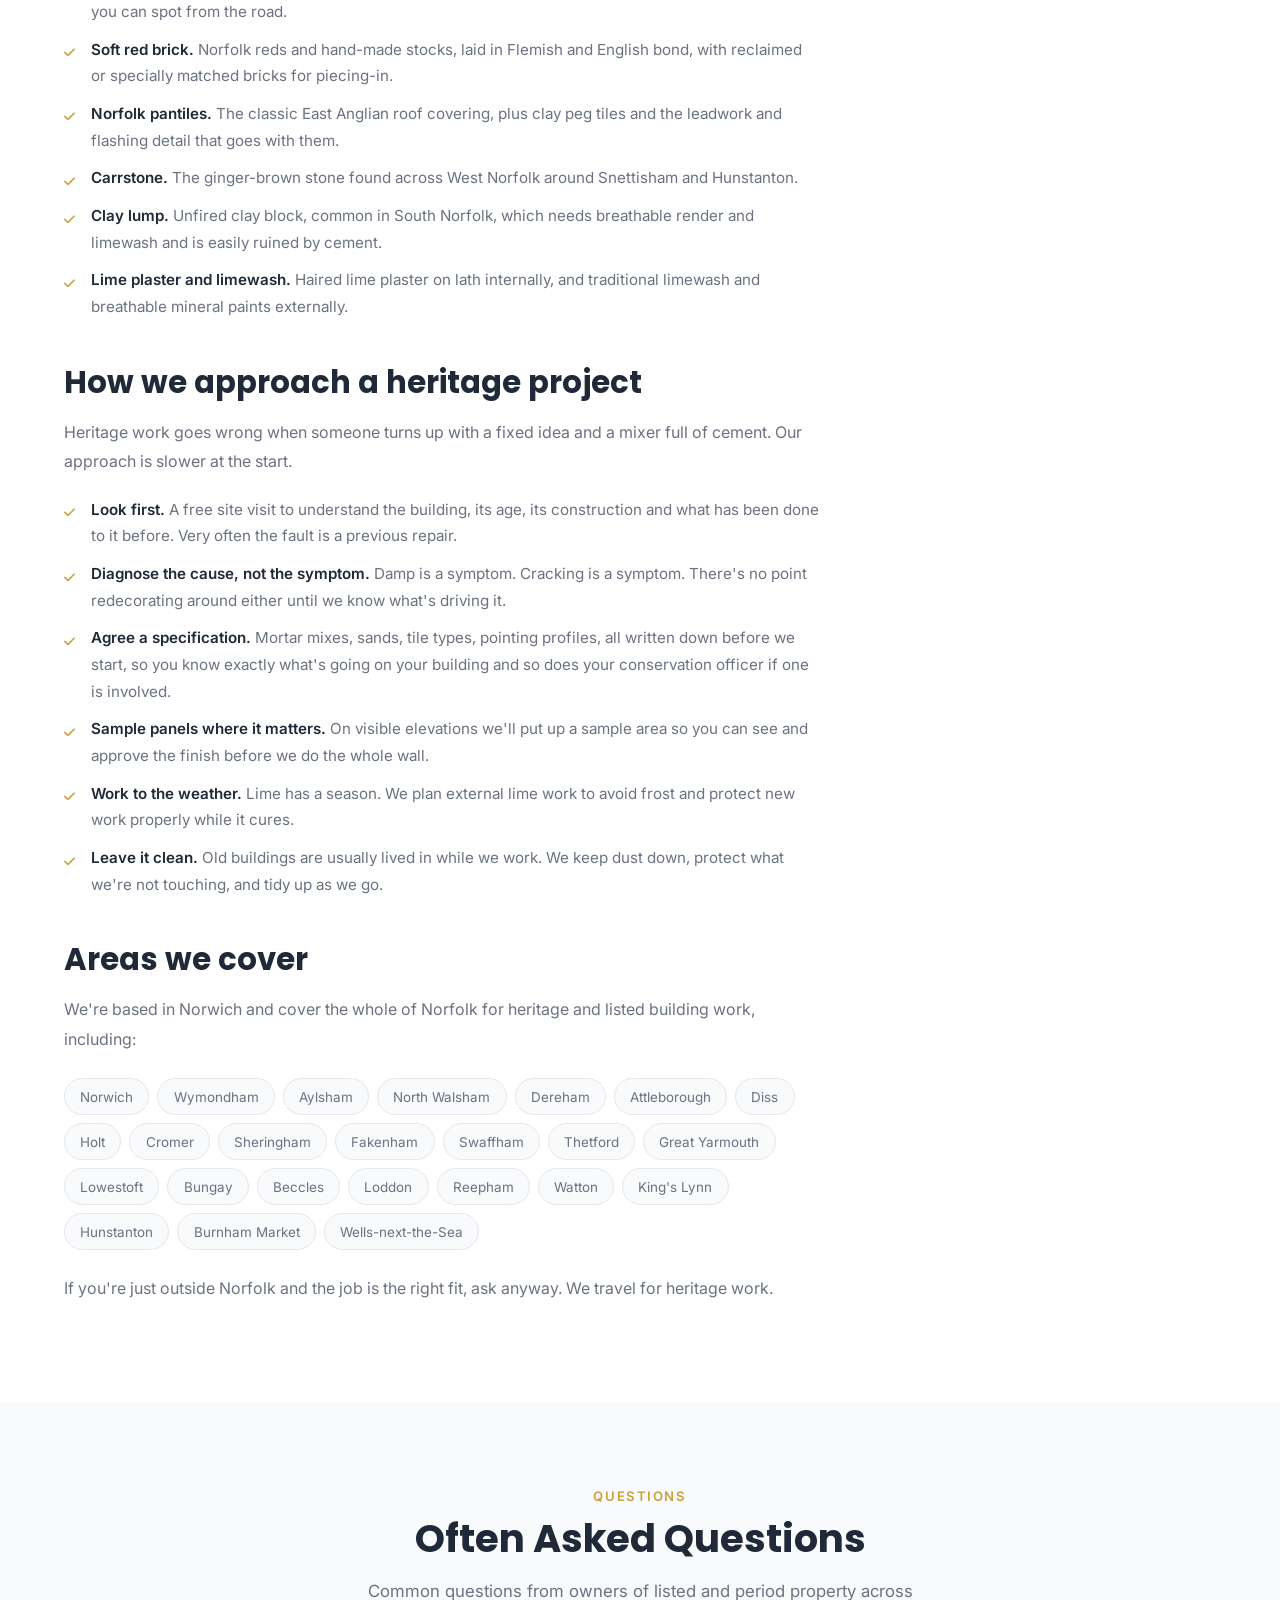
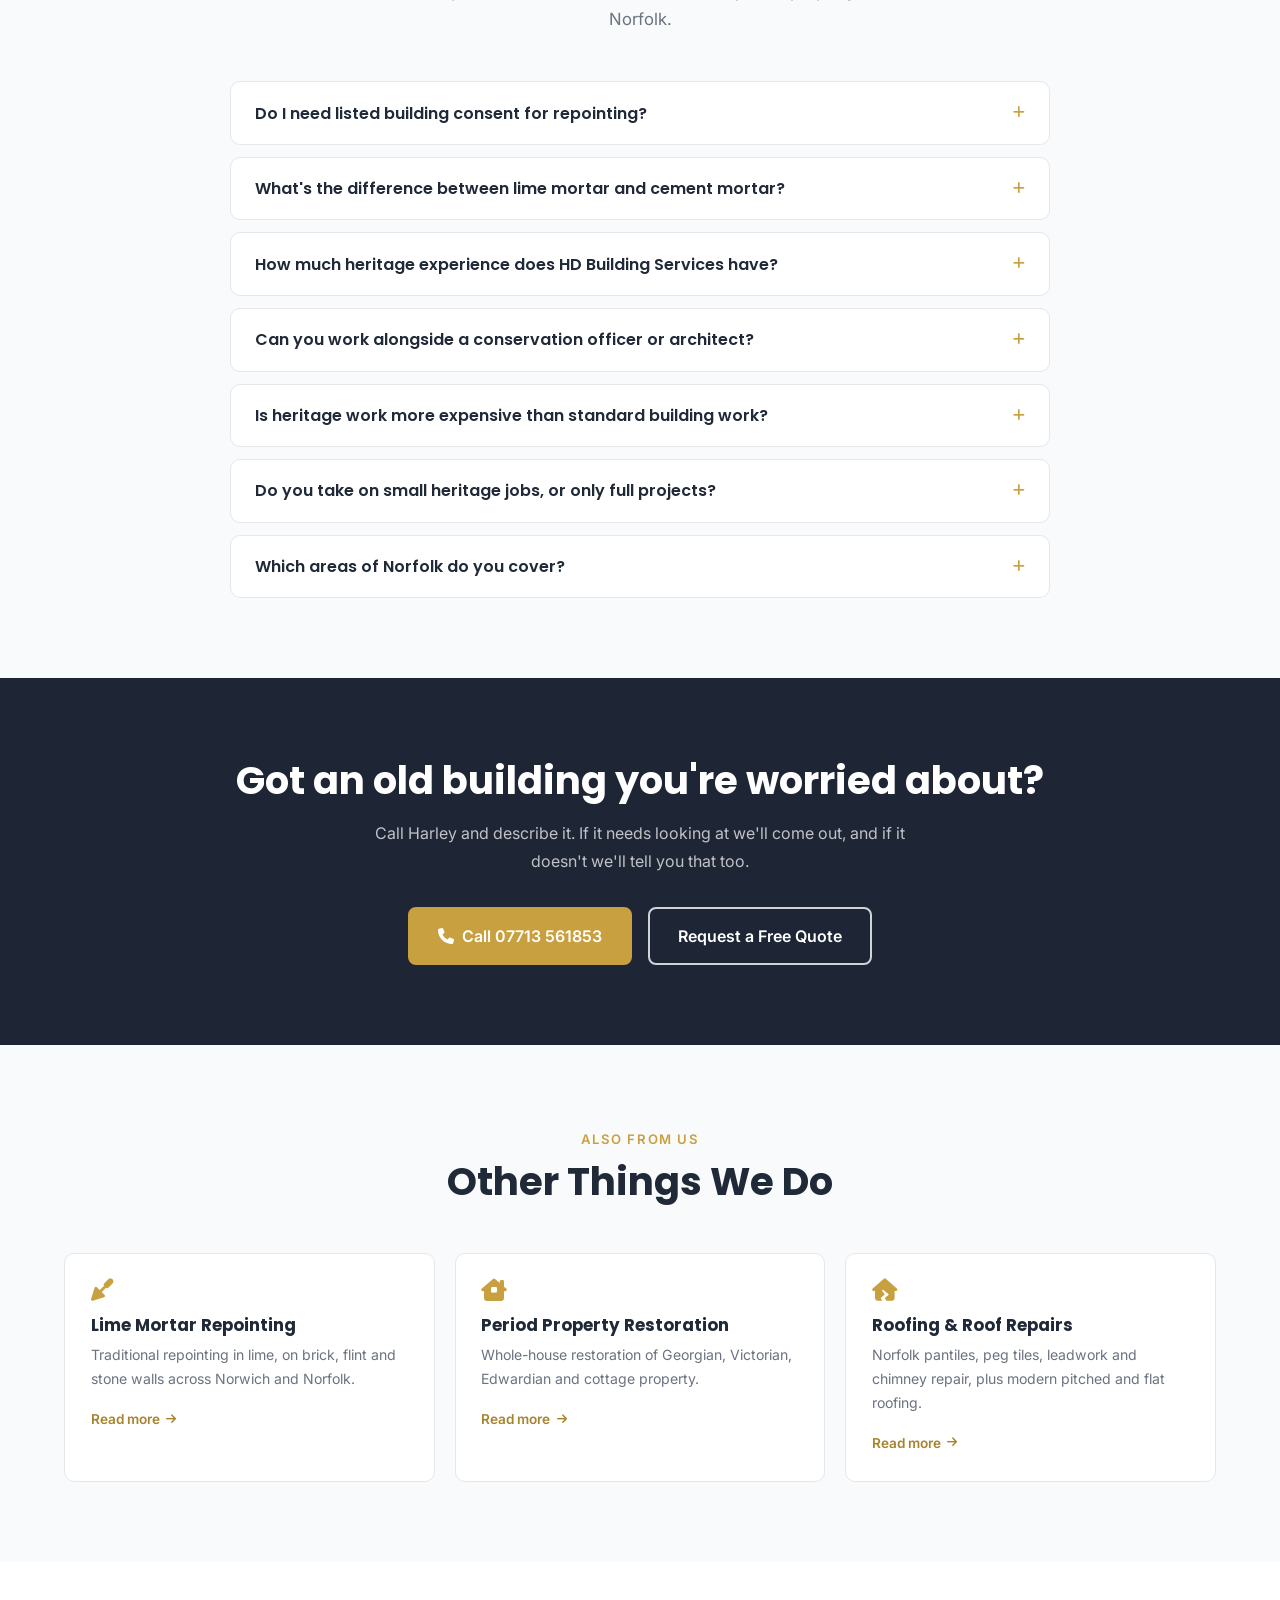
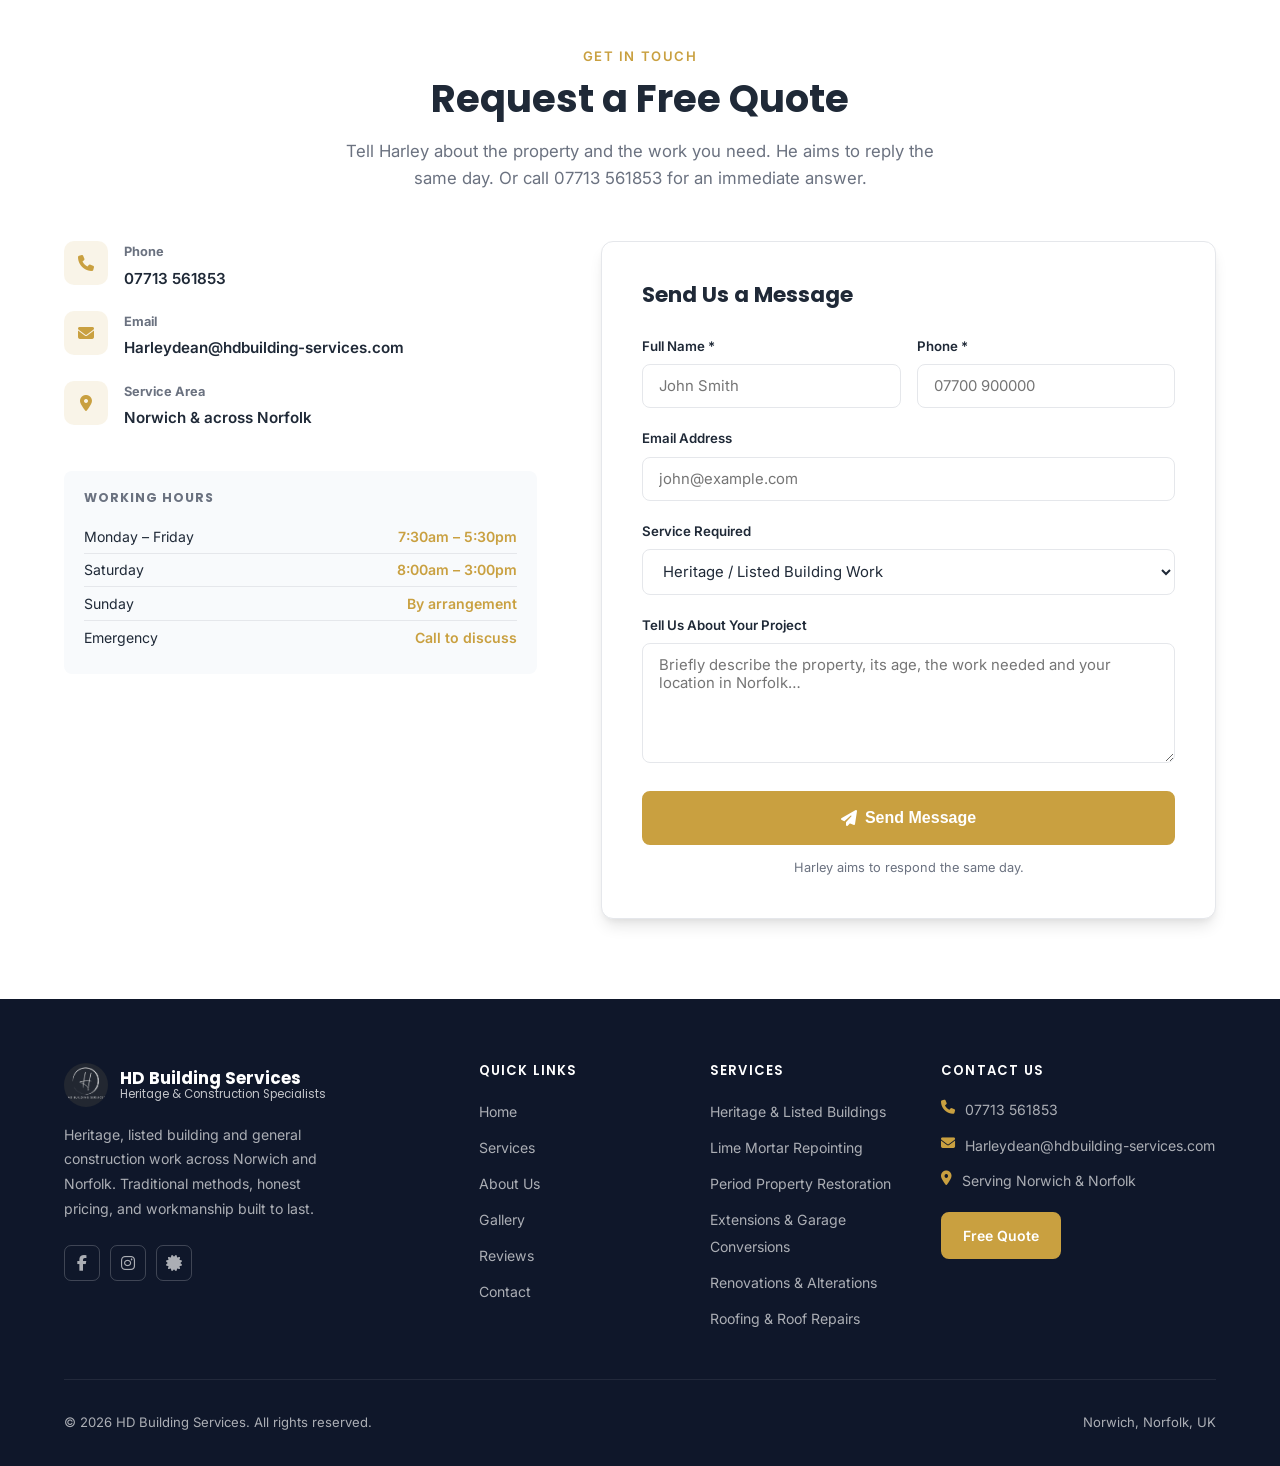
<file: heritage-building-services-norwich.html>
<!DOCTYPE html>
<html lang="en">
<head>
  <meta charset="UTF-8" />
  <meta name="viewport" content="width=device-width, initial-scale=1.0" />

  <!-- SEO -->
  <title>Heritage Builder Norwich &amp; Norfolk | Listed Building Specialists | HD Building Services</title>
  <meta name="description" content="Heritage and listed building specialists in Norwich and Norfolk. Lime mortar, traditional brick and flint, conservation repairs and period restoration. 9 years&#39; heritage experience, fully insured. Call 07713 561853." />
  <meta name="keywords" content="heritage builder Norwich, heritage builder Norfolk, listed building repairs Norfolk, listed building builder Norwich, conservation builder Norfolk, traditional builder Norwich, lime mortar Norwich, heritage building services Norfolk" />

  <!-- Canonical -->
  <link rel="canonical" href="https://hdbuildingservices.co.uk/heritage-building-services-norwich.html" />

  <!-- Open Graph -->
  <meta property="og:title"       content="Heritage Builder Norwich &amp; Norfolk | Listed Building Specialists | HD Building Services" />
  <meta property="og:description" content="Heritage and listed building specialists in Norwich and Norfolk. Lime mortar, traditional brick and flint, conservation repairs and period restoration. 9 years&#39; heritage experience, fully insured. Call 07713 561853." />
  <meta property="og:image"       content="https://hdbuildingservices.co.uk/images/hero-bg.jpg" />
  <meta property="og:url"         content="https://hdbuildingservices.co.uk/heritage-building-services-norwich.html" />
  <meta property="og:type"        content="website" />
  <meta property="og:locale"      content="en_GB" />

  <!-- Schema: Breadcrumbs + Service + FAQ -->
  <script type="application/ld+json">
{
  "@context": "https://schema.org",
  "@graph": [
    {
      "@type": "BreadcrumbList",
      "itemListElement": [
        {
          "@type": "ListItem",
          "position": 1,
          "name": "Home",
          "item": "https://hdbuildingservices.co.uk/"
        },
        {
          "@type": "ListItem",
          "position": 2,
          "name": "Services",
          "item": "https://hdbuildingservices.co.uk/#services"
        },
        {
          "@type": "ListItem",
          "position": 3,
          "name": "Heritage & Listed Buildings",
          "item": "https://hdbuildingservices.co.uk/heritage-building-services-norwich.html"
        }
      ]
    },
    {
      "@type": "Service",
      "name": "Heritage and Listed Building Services",
      "alternateName": [
        "Heritage Building Services",
        "Listed Building Repairs",
        "Conservation Building Work"
      ],
      "description": "Conservation-led repair and restoration of heritage, listed and period buildings across Norwich and Norfolk, using lime mortar, traditional brick, flint and appropriate historic building methods.",
      "serviceType": "Heritage and Listed Building Services",
      "url": "https://hdbuildingservices.co.uk/heritage-building-services-norwich.html",
      "provider": {
        "@type": "LocalBusiness",
        "name": "HD Building Services",
        "image": "https://hdbuildingservices.co.uk/images/logo.jpg",
        "telephone": "+447713561853",
        "email": "Harleydean@hdbuilding-services.com",
        "url": "https://hdbuildingservices.co.uk",
        "address": {
          "@type": "PostalAddress",
          "addressLocality": "Norwich",
          "addressRegion": "Norfolk",
          "addressCountry": "GB"
        },
        "priceRange": "££"
      },
      "areaServed": [
        {
          "@type": "City",
          "name": "Norwich"
        },
        {
          "@type": "AdministrativeArea",
          "name": "Norfolk"
        }
      ],
      "audience": {
        "@type": "Audience",
        "audienceType": "Homeowners and property owners"
      }
    },
    {
      "@type": "FAQPage",
      "mainEntity": [
        {
          "@type": "Question",
          "name": "Do I need listed building consent for repointing?",
          "acceptedAnswer": {
            "@type": "Answer",
            "text": "Very often, yes. Repointing changes the appearance of the building, so on a listed property it will usually require listed building consent, particularly where the mortar type, colour or joint profile would change. Your local conservation officer will normally want to know the mortar mix and the finish you intend to use. It's worth asking before work starts rather than after. We can help you put together the specification detail that a consent application needs, and we're happy to speak to your conservation officer directly."
          }
        },
        {
          "@type": "Question",
          "name": "What's the difference between lime mortar and cement mortar?",
          "acceptedAnswer": {
            "@type": "Answer",
            "text": "Lime mortar is softer and more permeable than the brick or stone it sits between, so moisture escapes through the joint and the joint takes the wear. Cement mortar is harder and largely impermeable, so moisture is forced out through the face of the masonry instead. On a modern cavity wall that's fine. On a solid-walled period building it causes spalled, crumbling brick faces, trapped damp and accelerated decay. That's why cement pointing on an old building is so often the underlying cause of problems the owner assumes are something else."
          }
        },
        {
          "@type": "Question",
          "name": "How much heritage experience does HD Building Services have?",
          "acceptedAnswer": {
            "@type": "Answer",
            "text": "Around nine years of hands-on work on heritage and period property, alongside our general building work. We're rated 5 stars on Google and hold a 10/10 score on Checkatrade from 17 verified reviews, and we're fully insured with public liability cover on every project."
          }
        },
        {
          "@type": "Question",
          "name": "Can you work alongside a conservation officer or architect?",
          "acceptedAnswer": {
            "@type": "Answer",
            "text": "Yes, and on larger listed projects it usually makes for a smoother job. We're used to working to a written specification, providing sample panels for approval, and adjusting detail where the conservation officer asks for it. If you already have an architect or heritage consultant appointed, we'll work to their drawings and schedules."
          }
        },
        {
          "@type": "Question",
          "name": "Is heritage work more expensive than standard building work?",
          "acceptedAnswer": {
            "@type": "Answer",
            "text": "Per square metre, traditional work is usually more labour-intensive. Hand-raking joints and working with lime takes longer than a cement mix and an angle grinder. Materials can cost more too where bricks or tiles need matching. What it's not is more expensive over the life of the building. Appropriate repairs last, and they avoid the far bigger bill that comes from replacing spalled brickwork or dealing with trapped damp a few years down the line. We always quote clearly and itemised so you can see exactly where the cost sits."
          }
        },
        {
          "@type": "Question",
          "name": "Do you take on small heritage jobs, or only full projects?",
          "acceptedAnswer": {
            "@type": "Answer",
            "text": "Both. A single bay of repointing, one cracked lintel or a section of failed render is a perfectly reasonable job to call us about. Plenty of our heritage work starts as a small repair and turns into a longer relationship with the property."
          }
        },
        {
          "@type": "Question",
          "name": "Which areas of Norfolk do you cover?",
          "acceptedAnswer": {
            "@type": "Answer",
            "text": "All of it. We're based in Norwich and regularly travel across the county: Wymondham, Aylsham, Holt, Cromer, Diss, Dereham, Fakenham, Swaffham, King's Lynn, the north Norfolk coast and the Broads. If the job is the right fit we'll travel further, so it's worth asking."
          }
        }
      ]
    }
  ]
}
  </script>

  <!-- Favicon -->
  <link rel="icon" type="image/jpeg" href="images/logo.jpg" />

  <!-- Fonts - non-render-blocking -->
  <link rel="preconnect" href="https://fonts.googleapis.com" />
  <link rel="preconnect" href="https://fonts.gstatic.com" crossorigin />
  <link rel="preload" as="style"
        href="https://fonts.googleapis.com/css2?family=Inter:wght@400;500;600&family=Poppins:wght@600;700&display=swap"
        onload="this.onload=null;this.rel='stylesheet'" />
  <noscript>
    <link href="https://fonts.googleapis.com/css2?family=Inter:wght@400;500;600&family=Poppins:wght@600;700&display=swap" rel="stylesheet" />
  </noscript>

  <!-- Icons - non-render-blocking -->
  <link rel="preload" as="style"
        href="https://cdnjs.cloudflare.com/ajax/libs/font-awesome/6.5.0/css/all.min.css"
        onload="this.onload=null;this.rel='stylesheet'" />
  <noscript>
    <link rel="stylesheet" href="https://cdnjs.cloudflare.com/ajax/libs/font-awesome/6.5.0/css/all.min.css" />
  </noscript>

  <!-- Preload hero image (improves LCP score) -->
  <link rel="preload" as="image" href="images/hero-bg.jpg" />

  <link rel="stylesheet" href="style.css" />
</head>

<body>

<header class="site-header" id="site-header">
  <div class="container">
    <nav class="nav-inner">

      <!-- Logo -->
      <a href="index.html" class="nav-logo">
        <img src="images/logo.jpg" alt="HD Building Services"
             style="height:44px;width:44px;border-radius:50%;object-fit:cover;flex-shrink:0;" />
        <div class="logo-text">
          HD Building Services
          <span class="logo-subtitle">Heritage &amp; Construction Specialists</span>
        </div>
      </a>

      <!-- Desktop nav -->
      <ul class="nav-links">
        <li><a href="index.html">Home</a></li>
        <li class="has-dropdown">
          <a href="index.html#services">Services <i class="fa-solid fa-chevron-down"></i></a>
          <div class="dropdown-menu">
          <a href="heritage-building-services-norwich.html"><i class="fa-solid fa-landmark"></i><div>Heritage &amp; Listed Buildings<span>Conservation-led repair</span></div></a>
          <a href="lime-mortar-repointing-norwich.html"><i class="fa-solid fa-trowel"></i><div>Lime Mortar Repointing<span>Traditional brick &amp; flint</span></div></a>
          <a href="period-property-restoration-norfolk.html"><i class="fa-solid fa-house-chimney-window"></i><div>Period Property Restoration<span>Georgian, Victorian &amp; cottages</span></div></a>
          <a href="extensions-norwich.html"><i class="fa-solid fa-building"></i><div>Extensions &amp; Garage Conversions<span>Single &amp; two-storey</span></div></a>
          <a href="property-renovations-norwich.html"><i class="fa-solid fa-hammer"></i><div>Renovations &amp; Alterations<span>Refurbishment &amp; structural work</span></div></a>
          <a href="roofing-norwich.html"><i class="fa-solid fa-house-crack"></i><div>Roofing &amp; Roof Repairs<span>Pitched, flat &amp; heritage</span></div></a>
          </div>
        </li>
        <li><a href="index.html#gallery">Gallery</a></li>
        <li><a href="index.html#about">About</a></li>
        <li><a href="index.html#reviews">Reviews</a></li>
        <li><a href="#quote">Contact</a></li>
      </ul>

      <!-- CTA -->
      <div class="nav-right">
        <a href="tel:07713561853" class="nav-phone">
          <i class="fa-solid fa-phone"></i> 07713 561853
        </a>
        <a href="#quote" class="btn btn-primary" style="padding:.625rem 1.25rem;font-size:.875rem;">
          Free Quote
        </a>
      </div>

      <!-- Hamburger (mobile) -->
      <button class="hamburger" id="hamburger" aria-label="Open menu">
        <span></span><span></span><span></span>
      </button>

    </nav>
  </div>

  <!-- Mobile menu -->
  <div class="mobile-menu" id="mobile-menu">
    <a class="mobile-phone" href="tel:07713561853">
      <i class="fa-solid fa-phone"></i> 07713 561853
    </a>
    <a href="index.html" onclick="closeMobileMenu()">Home</a>
    <span class="submenu-label">Services</span>
    <a class="sub" href="heritage-building-services-norwich.html" onclick="closeMobileMenu()">Heritage &amp; Listed Buildings</a>
    <a class="sub" href="lime-mortar-repointing-norwich.html" onclick="closeMobileMenu()">Lime Mortar Repointing</a>
    <a class="sub" href="period-property-restoration-norfolk.html" onclick="closeMobileMenu()">Period Property Restoration</a>
    <a class="sub" href="extensions-norwich.html" onclick="closeMobileMenu()">Extensions &amp; Garage Conversions</a>
    <a class="sub" href="property-renovations-norwich.html" onclick="closeMobileMenu()">Renovations &amp; Alterations</a>
    <a class="sub" href="roofing-norwich.html" onclick="closeMobileMenu()">Roofing &amp; Roof Repairs</a>
    <a href="index.html#gallery" onclick="closeMobileMenu()">Gallery</a>
    <a href="index.html#about"   onclick="closeMobileMenu()">About</a>
    <a href="index.html#reviews" onclick="closeMobileMenu()">Reviews</a>
    <a href="#quote"             onclick="closeMobileMenu()">Contact &amp; Free Quote</a>
  </div>
</header>


<!-- ================================================================
  PAGE HERO
  ================================================================ -->
<section class="page-hero">
  <div class="container">
    <div class="page-hero-inner">

      <nav class="breadcrumbs" aria-label="Breadcrumb">
        <a href="index.html">Home</a>
        <i class="fa-solid fa-chevron-right"></i>
        <a href="index.html#services">Services</a>
        <i class="fa-solid fa-chevron-right"></i>
        <span aria-current="page">Heritage &amp; Listed Buildings</span>
      </nav>

      <div class="hero-badge">
        <i class="fa-solid fa-star"></i>
        5&#9733; Google &amp; 10/10 Checkatrade &middot; Heritage &amp; Conservation Work
      </div>

      <h1>Heritage &amp; <span>Listed Building</span> Specialists in Norwich &amp; Norfolk</h1>

      <p class="page-hero-sub">Conservation-led repair and restoration using lime, traditional brick and flint, and the methods your building was actually built with. Around nine years working on Norfolk&#39;s period and listed property.</p>

      <div class="hero-actions">
        <a href="tel:07713561853" class="btn btn-primary">
          <i class="fa-solid fa-phone"></i> Call 07713 561853
        </a>
        <a href="#quote" class="btn btn-outline">Get a Free Quote</a>
      </div>

    </div>
  </div>
</section>


<!-- ================================================================
  MAIN CONTENT
  ================================================================ -->
<section class="page-content">
  <div class="container">
    <div class="content-grid">

      <article class="prose">
        <p>
          Old buildings don't behave like modern ones. A Georgian townhouse in the Golden Triangle, a
          flint-and-brick cottage out towards the coast, or a timber-framed farmhouse in South Norfolk was
          built to breathe. It takes up moisture and lets it go again through soft mortar, porous brick and lime plaster. Repair one with modern cement, hard render or plastic paint and you trap that
          moisture inside the wall, where it does much more damage than the problem you set out to fix.
        </p>
        <p>
          <strong>HD Building Services</strong> is a Norwich-based building firm with around nine years of
          hands-on experience working on heritage and period property, using traditional materials and
          methods appropriate to the age of the building. We work on listed buildings, properties in
          conservation areas, and the thousands of unlisted-but-historic homes across Norfolk that still
          need to be repaired the old way. Everything is quoted clearly and itemised up front, and we're
          fully insured on every project.
        </p>

        <h2 id="services">Heritage building work we take on</h2>
        <p>
          Whether it's a single failing wall or a whole-property programme of repair, the same principle applies. Do the least you can get away with, match the original materials, and make sure the
          building can still dry out.
        </p>

        <div class="spec-grid">
          <div class="spec-card">
            <i class="fa-solid fa-trowel"></i>
            <h3>Lime Mortar &amp; Repointing</h3>
            <p>Hand-raked joints, lime mortars mixed to suit the wall, and pointing profiles that match what
            was there originally. <a href="lime-mortar-repointing-norwich.html">More on repointing &rarr;</a></p>
          </div>
          <div class="spec-card">
            <i class="fa-solid fa-cubes"></i>
            <h3>Traditional Brick &amp; Flint</h3>
            <p>Rebuilding, stitching and piecing-in to soft red brick, knapped and cobble flint, carrstone
            and clay lump, matched to the existing coursing and bond.</p>
          </div>
          <div class="spec-card">
            <i class="fa-solid fa-house-crack"></i>
            <h3>Structural Repair</h3>
            <p>Cracked and bulging walls, failed lintels, wall tie replacement, underpinning liaison, and
            careful stitching of historic masonry rather than wholesale rebuild.</p>
          </div>
          <div class="spec-card">
            <i class="fa-solid fa-layer-group"></i>
            <h3>Lime Render &amp; Plaster</h3>
            <p>Removing cement render that's holding damp in, and replacing it with breathable lime render,
            haired lime plaster and limewash finishes.</p>
          </div>
          <div class="spec-card">
            <i class="fa-solid fa-house-chimney"></i>
            <h3>Heritage Roofing</h3>
            <p>Norfolk pantile and clay peg tile roofs, leadwork, chimney rebuilds and flashings.
            <a href="roofing-norwich.html">More on roofing &rarr;</a></p>
          </div>
          <div class="spec-card">
            <i class="fa-solid fa-house-chimney-window"></i>
            <h3>Full Restoration</h3>
            <p>Whole-house programmes on period property, from damp diagnosis through to sympathetic
            modernisation. <a href="period-property-restoration-norfolk.html">More on restoration &rarr;</a></p>
          </div>
        </div>

        <!-- TODO: swap for a photo of this specific type of work -->
        <figure class="content-figure">
          <img loading="lazy" src="images/image-2.jpg" alt="Recent HD Building Services project, Norwich" />
          <figcaption>Recent HD Building Services project, Norwich</figcaption>
        </figure>

        <h2 id="why-lime">Why traditional materials matter</h2>
        <p>
          This is the single biggest issue we're called out to fix, and it's almost always the same story.
          At some point in the last few decades, someone repointed a soft old wall in hard cement mortar,
          or rendered it in sand-and-cement, or painted it in modern masonry paint. It looked tidy for a
          few years. Then the damp appeared.
        </p>
        <p>
          A solid wall has no cavity and no damp-proof course. It gets rid of moisture by letting it evaporate away, and the mortar joints are the escape route. Lime mortar is meant to be <strong>softer than the brick or stone around it</strong>, so it takes the wear, the movement and the
          salts, and can be replaced when it has done its job. Cement is harder than the masonry. When
          moisture can't get out through the joint, it goes out through the face of the brick instead. Come the first hard frost, that face blows off. Once you have spalled brickwork, you're into
          replacing bricks rather than replacing mortar.
        </p>

        <div class="callout">
          <div class="callout-title"><i class="fa-solid fa-triangle-exclamation"></i> Signs of an inappropriate repair</div>
          <p>
            Crumbling or powdery brick faces, damp patches that appear at high level rather than low down,
            blown or hollow-sounding render, salt deposits on internal plaster, and mortar that's visibly
            harder and greyer than the surrounding wall. If any of that sounds familiar, it's worth getting
            it looked at before the next winter.
          </p>
        </div>

        <div class="harley-note">
          <p>
            "Most of the heritage jobs I get called to started as somebody else's repair. Cement
            pointing on a soft old wall, or a bit of hard render slapped over damp brickwork. The
            owner's usually been told they've got rising damp. Nine times out of ten they've just
            got a wall that can't dry out any more."
          </p>
          <div class="note-sign">Harley Dean <span>&middot; HD Building Services</span></div>
        </div>

        <h2 id="listed">Working on a listed building in Norfolk</h2>
        <p>
          If your property is listed, the rules are stricter than most owners expect. Listing covers the
          <strong>whole building, inside and out</strong>, not just the front elevation, and it can extend
          to outbuildings, walls and other structures within the curtilage. Works that affect the building's
          special character need <strong>listed building consent</strong> from your local planning authority, and
          carrying them out without consent is a criminal offence, not just a planning breach.
        </p>
        <p>
          So repointing, render, window and door work, internal layout changes and roof
          coverings can all need consent, even where the same job on an unlisted house would be permitted
          development. The grades run <strong>Grade I</strong>, <strong>Grade II*</strong> and <strong>Grade II</strong>,
          with Grade II covering most of listed homes.
        </p>
        <p>
          Which authority you deal with depends where you are. Norwich City Council, Broadland,
          South Norfolk, Breckland, North Norfolk, Great Yarmouth, or King's Lynn and West Norfolk. We're
          happy to talk through what's likely to need consent, to provide the sort of specification detail
          a conservation officer will want to see, and to work to whatever conditions are attached. What we
          won't do is start unconsented work on a listed building and leave you carrying the risk.
        </p>

        <div class="callout">
          <div class="callout-title"><i class="fa-solid fa-circle-info"></i> Not listed? Check the conservation area</div>
          <p>
            Plenty of Norwich streets sit inside conservation areas without the individual houses being
            listed. That still restricts permitted development rights, demolition and tree work, and your
            council can apply an Article 4 direction that tightens things further. Worth a check before you
            commit to anything.
          </p>
        </div>

        <h2 id="norfolk-materials">Norfolk's traditional building materials</h2>
        <p>
          Norfolk has a building vernacular of its own, and matching it properly is most of the job.
          We work regularly with:
        </p>
        <ul class="check-list">
          <li><strong>Flint.</strong> Cobble, field and knapped flint, in lime mortar, including galletting and
          flushwork panels. Getting the mortar colour, joint width and knapping right is what separates a
          repair that disappears from one you can spot from the road.</li>
          <li><strong>Soft red brick.</strong> Norfolk reds and hand-made stocks, laid in Flemish and English
          bond, with reclaimed or specially matched bricks for piecing-in.</li>
          <li><strong>Norfolk pantiles.</strong> The classic East Anglian roof covering, plus clay peg tiles and
          the leadwork and flashing detail that goes with them.</li>
          <li><strong>Carrstone.</strong> The ginger-brown stone found across West Norfolk around Snettisham
          and Hunstanton.</li>
          <li><strong>Clay lump.</strong> Unfired clay block, common in South Norfolk, which needs breathable
          render and limewash and is easily ruined by cement.</li>
          <li><strong>Lime plaster and limewash.</strong> Haired lime plaster on lath internally, and traditional
          limewash and breathable mineral paints externally.</li>
        </ul>

        <h2 id="process">How we approach a heritage project</h2>
        <p>
          Heritage work goes wrong when someone turns up with a fixed idea and a mixer full of cement.
          Our approach is slower at the start.
        </p>
        <ul class="check-list">
          <li><strong>Look first.</strong> A free site visit to understand the building, its age, its construction and
          what has been done to it before. Very often the fault is a previous repair.</li>
          <li><strong>Diagnose the cause, not the symptom.</strong> Damp is a symptom. Cracking is a symptom. There's
          no point redecorating around either until we know what's driving it.</li>
          <li><strong>Agree a specification.</strong> Mortar mixes, sands, tile types, pointing profiles, all written down before we start, so you know exactly what's going on your building and so does your conservation
          officer if one is involved.</li>
          <li><strong>Sample panels where it matters.</strong> On visible elevations we'll put up a sample area so you
          can see and approve the finish before we do the whole wall.</li>
          <li><strong>Work to the weather.</strong> Lime has a season. We plan external lime work to avoid frost and
          protect new work properly while it cures.</li>
          <li><strong>Leave it clean.</strong> Old buildings are usually lived in while we work. We keep dust down,
          protect what we're not touching, and tidy up as we go.</li>
        </ul>

        <h2 id="areas">Areas we cover</h2>
        <p>
          We're based in Norwich and cover the whole of Norfolk for heritage and listed building work,
          including:
        </p>
        <div class="areas-list">
          <span>Norwich</span><span>Wymondham</span><span>Aylsham</span><span>North Walsham</span>
          <span>Dereham</span><span>Attleborough</span><span>Diss</span><span>Holt</span>
          <span>Cromer</span><span>Sheringham</span><span>Fakenham</span><span>Swaffham</span>
          <span>Thetford</span><span>Great Yarmouth</span><span>Lowestoft</span><span>Bungay</span>
          <span>Beccles</span><span>Loddon</span><span>Reepham</span><span>Watton</span>
          <span>King's Lynn</span><span>Hunstanton</span><span>Burnham Market</span><span>Wells-next-the-Sea</span>
        </div>
        <p>
          If you're just outside Norfolk and the job is the right fit, ask anyway. We travel for heritage work.
        </p>
      </article>

      <aside class="page-sidebar">

        <div class="sidebar-card sidebar-card--dark">
          <h3>Talk it through with Harley</h3>
          <p>Not sure whether your property needs consent, or what's actually causing the damp? Call for a straight answer. No charge for a conversation.</p>
          <a class="sidebar-phone" href="tel:07713561853">
            <i class="fa-solid fa-phone"></i> 07713 561853
          </a>
          <a href="#quote" class="btn btn-primary">Request a Free Quote</a>
        </div>

        <div class="sidebar-card">
          <h3>Why HD Building Services</h3>
          <div class="sidebar-trust">
            <div><i class="fa-solid fa-star"></i> 5&#9733; rated on Google</div>
            <div><i class="fa-solid fa-certificate"></i> 10/10 on Checkatrade, 17 reviews</div>
            <div><i class="fa-solid fa-landmark"></i> 9 years of heritage experience</div>
            <div><i class="fa-solid fa-shield-halved"></i> Fully insured, public liability</div>
            <div><i class="fa-solid fa-sterling-sign"></i> Clear quotes, no hidden fees</div>
            <div><i class="fa-solid fa-broom"></i> Site left clean and tidy</div>
          </div>
        </div>

        <div class="sidebar-card">
          <h3>Our Services</h3>
          <div class="sidebar-list">
          <a href="heritage-building-services-norwich.html" aria-current="page">Heritage &amp; Listed Buildings <i class="fa-solid fa-chevron-right"></i></a>
          <a href="lime-mortar-repointing-norwich.html">Lime Mortar Repointing <i class="fa-solid fa-chevron-right"></i></a>
          <a href="period-property-restoration-norfolk.html">Period Property Restoration <i class="fa-solid fa-chevron-right"></i></a>
          <a href="extensions-norwich.html">Extensions &amp; Garage Conversions <i class="fa-solid fa-chevron-right"></i></a>
          <a href="property-renovations-norwich.html">Renovations &amp; Alterations <i class="fa-solid fa-chevron-right"></i></a>
          <a href="roofing-norwich.html">Roofing &amp; Roof Repairs <i class="fa-solid fa-chevron-right"></i></a>
          </div>
        </div>

      </aside>

    </div>
  </div>
</section>


<!-- ================================================================
  FAQ
  ================================================================ -->
<section class="faq-section">
  <div class="container">

    <div class="section-header center">
      <span class="section-label">Questions</span>
      <h2 class="section-title">Often Asked Questions</h2>
      <p class="section-subtitle">Common questions from owners of listed and period property across Norfolk.</p>
    </div>

    <div class="faq-list">
        <div class="faq-item">
          <button class="faq-question" type="button">
            Do I need listed building consent for repointing?
            <i class="fa-solid fa-plus"></i>
          </button>
          <div class="faq-answer">
            <div class="faq-answer-inner">
              <p>
                Very often, yes. Repointing changes the appearance of the building, so on a listed property
                it will usually require listed building consent, particularly where the mortar type, colour
                or joint profile would change. Your local conservation officer will normally want to know the
                mortar mix and the finish you intend to use.
              </p>
              <p>
                It's worth asking before work starts rather than after. We can help you put together the
                specification detail that a consent application needs, and we're happy to speak to your
                conservation officer directly.
              </p>
            </div>
          </div>
        </div>
        <div class="faq-item">
          <button class="faq-question" type="button">
            What's the difference between lime mortar and cement mortar?
            <i class="fa-solid fa-plus"></i>
          </button>
          <div class="faq-answer">
            <div class="faq-answer-inner">
              <p>
                Lime mortar is softer and more permeable than the brick or stone it sits between, so moisture
                escapes through the joint and the joint takes the wear. Cement mortar is harder and largely
                impermeable, so moisture is forced out through the face of the masonry instead.
              </p>
              <p>
                On a modern cavity wall that's fine. On a solid-walled period building it causes spalled,
                crumbling brick faces, trapped damp and accelerated decay. That's why cement pointing on an
                old building is so often the underlying cause of problems the owner assumes are something else.
              </p>
            </div>
          </div>
        </div>
        <div class="faq-item">
          <button class="faq-question" type="button">
            How much heritage experience does HD Building Services have?
            <i class="fa-solid fa-plus"></i>
          </button>
          <div class="faq-answer">
            <div class="faq-answer-inner">
              <p>
                Around nine years of hands-on work on heritage and period property, alongside our general
                building work. We're rated 5 stars on Google and hold a 10/10 score on Checkatrade from 17
                verified reviews, and we're fully insured with public liability cover on every project.
              </p>
            </div>
          </div>
        </div>
        <div class="faq-item">
          <button class="faq-question" type="button">
            Can you work alongside a conservation officer or architect?
            <i class="fa-solid fa-plus"></i>
          </button>
          <div class="faq-answer">
            <div class="faq-answer-inner">
              <p>
                Yes, and on larger listed projects it usually makes for a smoother job. We're used to working
                to a written specification, providing sample panels for approval, and adjusting detail where
                the conservation officer asks for it. If you already have an architect or heritage consultant
                appointed, we'll work to their drawings and schedules.
              </p>
            </div>
          </div>
        </div>
        <div class="faq-item">
          <button class="faq-question" type="button">
            Is heritage work more expensive than standard building work?
            <i class="fa-solid fa-plus"></i>
          </button>
          <div class="faq-answer">
            <div class="faq-answer-inner">
              <p>
                Per square metre, traditional work is usually more labour-intensive. Hand-raking joints and working with lime takes longer than a cement mix and an angle grinder. Materials can
                cost more too where bricks or tiles need matching.
              </p>
              <p>
                What it's not is more expensive over the life of the building. Appropriate repairs last, and
                they avoid the far bigger bill that comes from replacing spalled brickwork or dealing with
                trapped damp a few years down the line. We always quote clearly and itemised so you can see
                exactly where the cost sits.
              </p>
            </div>
          </div>
        </div>
        <div class="faq-item">
          <button class="faq-question" type="button">
            Do you take on small heritage jobs, or only full projects?
            <i class="fa-solid fa-plus"></i>
          </button>
          <div class="faq-answer">
            <div class="faq-answer-inner">
              <p>
                Both. A single bay of repointing, one cracked lintel or a section of failed render is a
                perfectly reasonable job to call us about. Plenty of our heritage work starts as a small
                repair and turns into a longer relationship with the property.
              </p>
            </div>
          </div>
        </div>
        <div class="faq-item">
          <button class="faq-question" type="button">
            Which areas of Norfolk do you cover?
            <i class="fa-solid fa-plus"></i>
          </button>
          <div class="faq-answer">
            <div class="faq-answer-inner">
              <p>
                All of it. We're based in Norwich and regularly travel across the county: Wymondham,
                Aylsham, Holt, Cromer, Diss, Dereham, Fakenham, Swaffham, King's Lynn, the north Norfolk coast
                and the Broads. If the job is the right fit we'll travel further, so it's worth asking.
              </p>
            </div>
          </div>
        </div>
    </div>

  </div>
</section>


<!-- ================================================================
  CTA BAND
  ================================================================ -->
<section class="cta-band">
  <div class="container">
    <h2>Got an old building you're worried about?</h2>
    <p>Call Harley and describe it. If it needs looking at we'll come out, and if it doesn't we'll tell you that too.</p>
    <div class="hero-actions">
      <a href="tel:07713561853" class="btn btn-primary">
        <i class="fa-solid fa-phone"></i> Call 07713 561853
      </a>
      <a href="#quote" class="btn btn-outline">Request a Free Quote</a>
    </div>
  </div>
</section>


<!-- ================================================================
  RELATED SERVICES
  ================================================================ -->
<section class="services">
  <div class="container">

    <div class="section-header center">
      <span class="section-label">Also From Us</span>
      <h2 class="section-title">Other Things We Do</h2>
    </div>

    <div class="related-grid">
        <a class="related-card" href="lime-mortar-repointing-norwich.html">
          <i class="fa-solid fa-trowel related-icon"></i>
          <h3>Lime Mortar Repointing</h3>
          <p>Traditional repointing in lime, on brick, flint and stone walls across Norwich and Norfolk.</p>
          <span class="related-link">Read more <i class="fa-solid fa-arrow-right"></i></span>
        </a>
        <a class="related-card" href="period-property-restoration-norfolk.html">
          <i class="fa-solid fa-house-chimney-window related-icon"></i>
          <h3>Period Property Restoration</h3>
          <p>Whole-house restoration of Georgian, Victorian, Edwardian and cottage property.</p>
          <span class="related-link">Read more <i class="fa-solid fa-arrow-right"></i></span>
        </a>
        <a class="related-card" href="roofing-norwich.html">
          <i class="fa-solid fa-house-crack related-icon"></i>
          <h3>Roofing &amp; Roof Repairs</h3>
          <p>Norfolk pantiles, peg tiles, leadwork and chimney repair, plus modern pitched and flat roofing.</p>
          <span class="related-link">Read more <i class="fa-solid fa-arrow-right"></i></span>
        </a>
    </div>

  </div>
</section>


<!-- ================================================================
  QUOTE FORM
  ================================================================ -->
<section class="contact" id="quote">
  <div class="container">

    <div class="section-header center">
      <span class="section-label">Get In Touch</span>
      <h2 class="section-title">Request a Free Quote</h2>
      <p class="section-subtitle">
        Tell Harley about the property and the work you need. He aims to reply the same day. Or call 07713 561853 for an immediate answer.
      </p>
    </div>

    <div class="contact-grid">

      <div class="contact-info">
        <div class="contact-details">
          <div class="contact-detail">
            <div class="detail-icon"><i class="fa-solid fa-phone"></i></div>
            <div class="detail-body">
              <strong>Phone</strong>
              <span><a href="tel:07713561853">07713 561853</a></span>
            </div>
          </div>
          <div class="contact-detail">
            <div class="detail-icon"><i class="fa-solid fa-envelope"></i></div>
            <div class="detail-body">
              <strong>Email</strong>
              <span><a href="mailto:Harleydean@hdbuilding-services.com">Harleydean@hdbuilding-services.com</a></span>
            </div>
          </div>
          <div class="contact-detail">
            <div class="detail-icon"><i class="fa-solid fa-location-dot"></i></div>
            <div class="detail-body">
              <strong>Service Area</strong>
              <span>Norwich &amp; across Norfolk</span>
            </div>
          </div>
        </div>

        <div class="contact-hours">
          <h4>Working Hours</h4>
          <div class="hours-row"><span>Monday &ndash; Friday</span> <span>7:30am &ndash; 5:30pm</span></div>
          <div class="hours-row"><span>Saturday</span>        <span>8:00am &ndash; 3:00pm</span></div>
          <div class="hours-row"><span>Sunday</span>          <span>By arrangement</span></div>
          <div class="hours-row"><span>Emergency</span>       <span>Call to discuss</span></div>
        </div>
      </div>

      <div class="contact-form-wrapper">
        <h3>Send Us a Message</h3>
        <form id="contact-form" action="mail.php" method="POST" novalidate>

          <div class="hp-field" aria-hidden="true">
            <label for="website">Leave this blank</label>
            <input type="text" id="website" name="website" tabindex="-1" autocomplete="off" />
          </div>
          <input type="hidden" id="form_time" name="form_time" value="" />
          <input type="hidden" name="source" value="Heritage &amp; Listed Buildings" />

          <div class="form-row">
            <div class="form-group">
              <label for="name">Full Name *</label>
              <input type="text" id="name" name="name" placeholder="John Smith" required />
            </div>
            <div class="form-group">
              <label for="phone">Phone *</label>
              <input type="tel" id="phone" name="phone" placeholder="07700 900000" required />
            </div>
          </div>

          <div class="form-group">
            <label for="email">Email Address</label>
            <input type="email" id="email" name="email" placeholder="john@example.com" />
          </div>

          <div class="form-group">
            <label for="service">Service Required</label>
            <select id="service" name="service">
              <option selected>Heritage / Listed Building Work</option>
              <option>Lime Mortar Repointing</option>
              <option>Period Property Restoration</option>
              <option>Extension or New Build</option>
              <option>Garage Conversion</option>
              <option>Renovation or Refurbishment</option>
              <option>Structural Alterations</option>
              <option>Roofing &amp; Roof Repairs</option>
              <option>Bricklaying &amp; Blockwork</option>
              <option>Carpentry &amp; Internal Work</option>
              <option>Other / Not Sure</option>
            </select>
          </div>

          <div class="form-group">
            <label for="message">Tell Us About Your Project</label>
            <textarea id="message" name="message"
                      placeholder="Briefly describe the property, its age, the work needed and your location in Norfolk&hellip;"></textarea>
          </div>

          <div class="form-submit">
            <button type="submit" class="btn btn-primary">
              <i class="fa-solid fa-paper-plane"></i> Send Message
            </button>
          </div>
          <p class="form-note">Harley aims to respond the same day.</p>
          <div class="form-success" id="form-success">
            <i class="fa-solid fa-circle-check" style="font-size:1.5rem;margin-bottom:.5rem;display:block;"></i>
            Thanks! Harley will be in touch shortly.
          </div>
        </form>
      </div>

    </div>
  </div>
</section>


<!-- ================================================================
  FOOTER
  ================================================================ -->
<footer class="site-footer">
  <div class="container">
    <div class="footer-grid">

      <div class="footer-brand">
        <a href="index.html" class="nav-logo">
          <img src="images/logo.jpg" alt="HD Building Services"
               style="height:44px;width:44px;border-radius:50%;object-fit:cover;flex-shrink:0;" />
          <div class="logo-text">
            HD Building Services
            <span class="logo-subtitle">Heritage &amp; Construction Specialists</span>
          </div>
        </a>
        <p>
          Heritage, listed building and general construction work across Norwich and Norfolk.
          Traditional methods, honest pricing, and workmanship built to last.
        </p>
        <div class="social-links">
          <a href="https://www.facebook.com/HDbuildingservices1" class="social-link" target="_blank" rel="noopener" aria-label="Facebook">
            <i class="fa-brands fa-facebook-f"></i>
          </a>
          <a href="https://www.instagram.com/hd.buildingservices" class="social-link" target="_blank" rel="noopener" aria-label="Instagram">
            <i class="fa-brands fa-instagram"></i>
          </a>
          <a href="https://www.checkatrade.com/trades/hdbuildingservices" class="social-link" target="_blank" rel="noopener" aria-label="Checkatrade">
            <i class="fa-solid fa-certificate"></i>
          </a>
        </div>
      </div>

      <div class="footer-col">
        <h4>Quick Links</h4>
        <ul>
          <li><a href="index.html">Home</a></li>
          <li><a href="index.html#services">Services</a></li>
          <li><a href="index.html#about">About Us</a></li>
          <li><a href="index.html#gallery">Gallery</a></li>
          <li><a href="index.html#reviews">Reviews</a></li>
          <li><a href="#quote">Contact</a></li>
        </ul>
      </div>

      <div class="footer-col">
        <h4>Services</h4>
        <ul>
          <li><a href="heritage-building-services-norwich.html">Heritage &amp; Listed Buildings</a></li>
          <li><a href="lime-mortar-repointing-norwich.html">Lime Mortar Repointing</a></li>
          <li><a href="period-property-restoration-norfolk.html">Period Property Restoration</a></li>
          <li><a href="extensions-norwich.html">Extensions &amp; Garage Conversions</a></li>
          <li><a href="property-renovations-norwich.html">Renovations &amp; Alterations</a></li>
          <li><a href="roofing-norwich.html">Roofing &amp; Roof Repairs</a></li>
        </ul>
      </div>

      <div class="footer-col">
        <h4>Contact Us</h4>
        <div class="footer-contact-item">
          <i class="fa-solid fa-phone"></i>
          <a href="tel:07713561853">07713 561853</a>
        </div>
        <div class="footer-contact-item">
          <i class="fa-solid fa-envelope"></i>
          <a href="mailto:Harleydean@hdbuilding-services.com">Harleydean@hdbuilding-services.com</a>
        </div>
        <div class="footer-contact-item">
          <i class="fa-solid fa-location-dot"></i>
          <span>Serving Norwich &amp; Norfolk</span>
        </div>
        <div style="margin-top:1.25rem;">
          <a href="#quote" class="btn btn-primary" style="font-size:.875rem;padding:.625rem 1.25rem;">
            Free Quote
          </a>
        </div>
      </div>

    </div>

    <div class="footer-bottom">
      <p>&copy; <span id="year"></span> HD Building Services. All rights reserved.</p>
      <p>Norwich, Norfolk, UK</p>
    </div>

  </div>
</footer>

<a href="tel:07713561853" class="float-call" aria-label="Call HD Building Services">
  <i class="fa-solid fa-phone"></i>
</a>

<script src="main.js"></script>
</body>
</html>
</file>
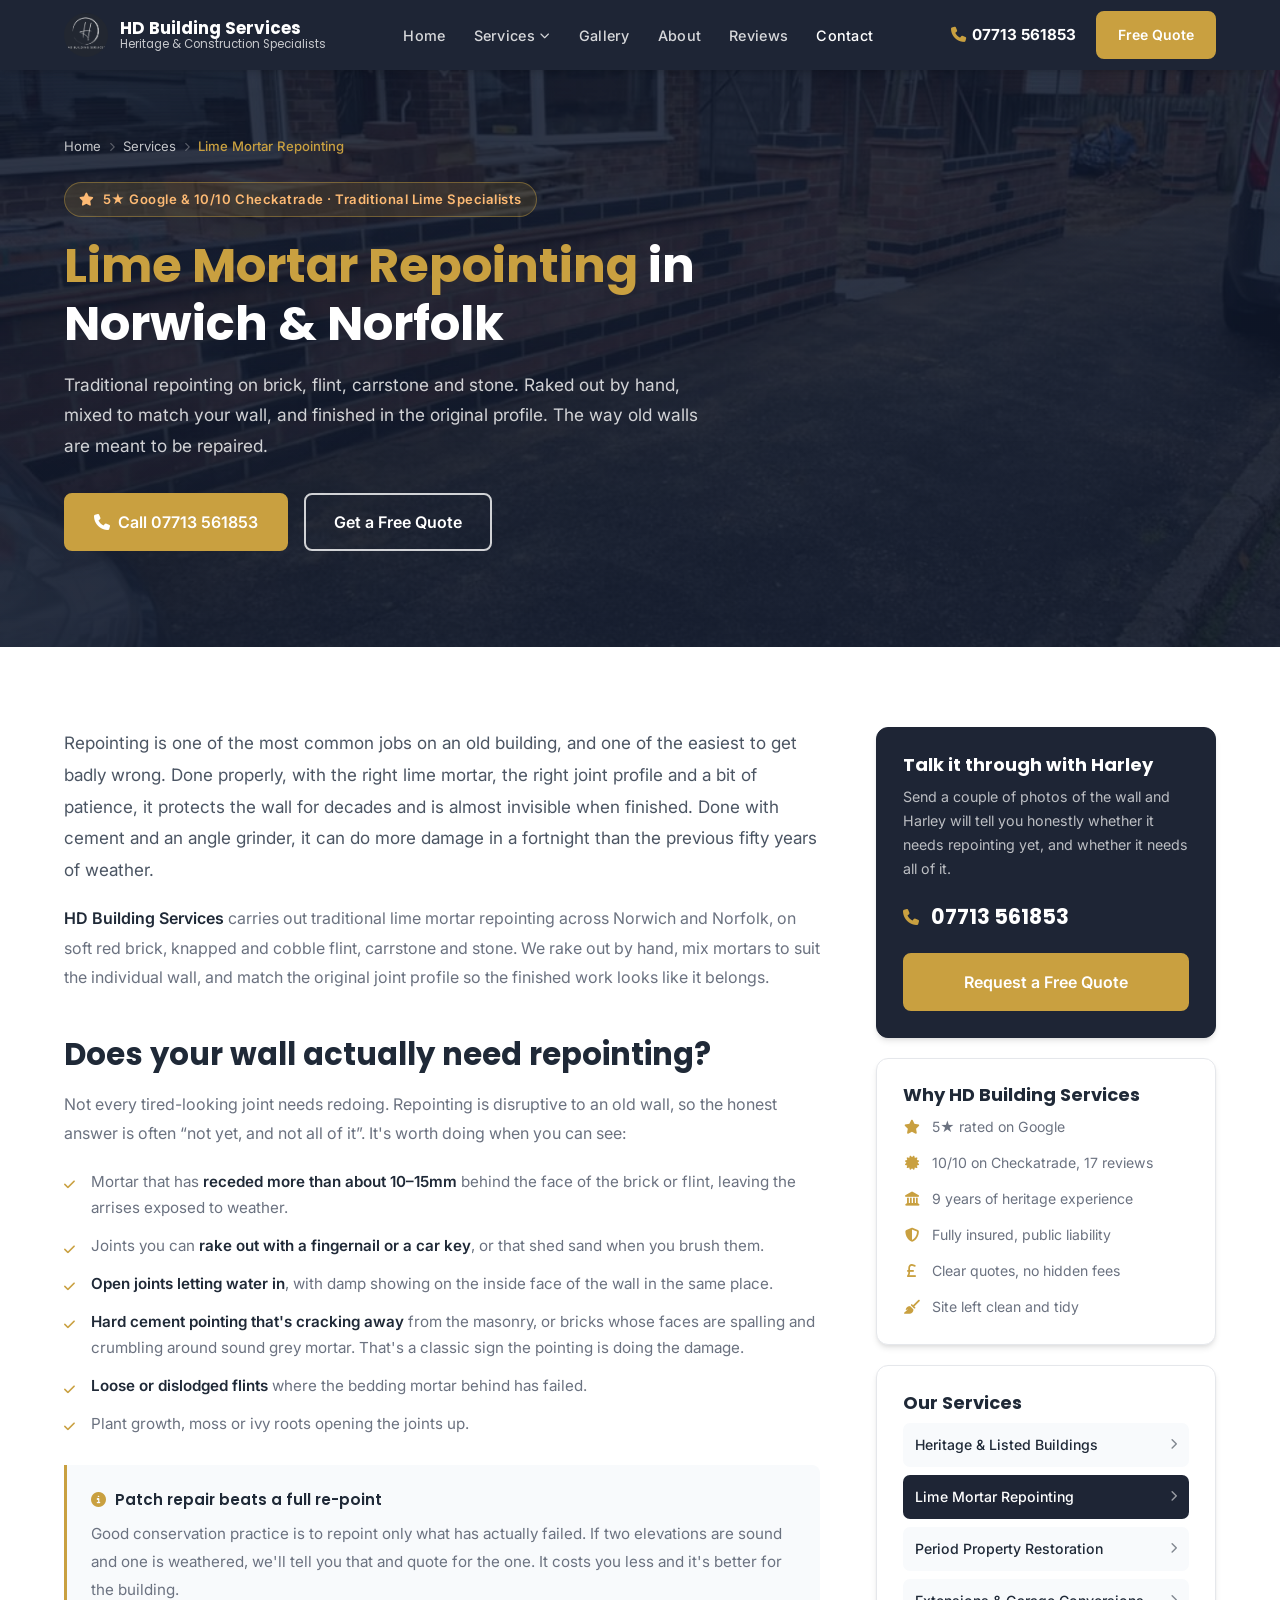
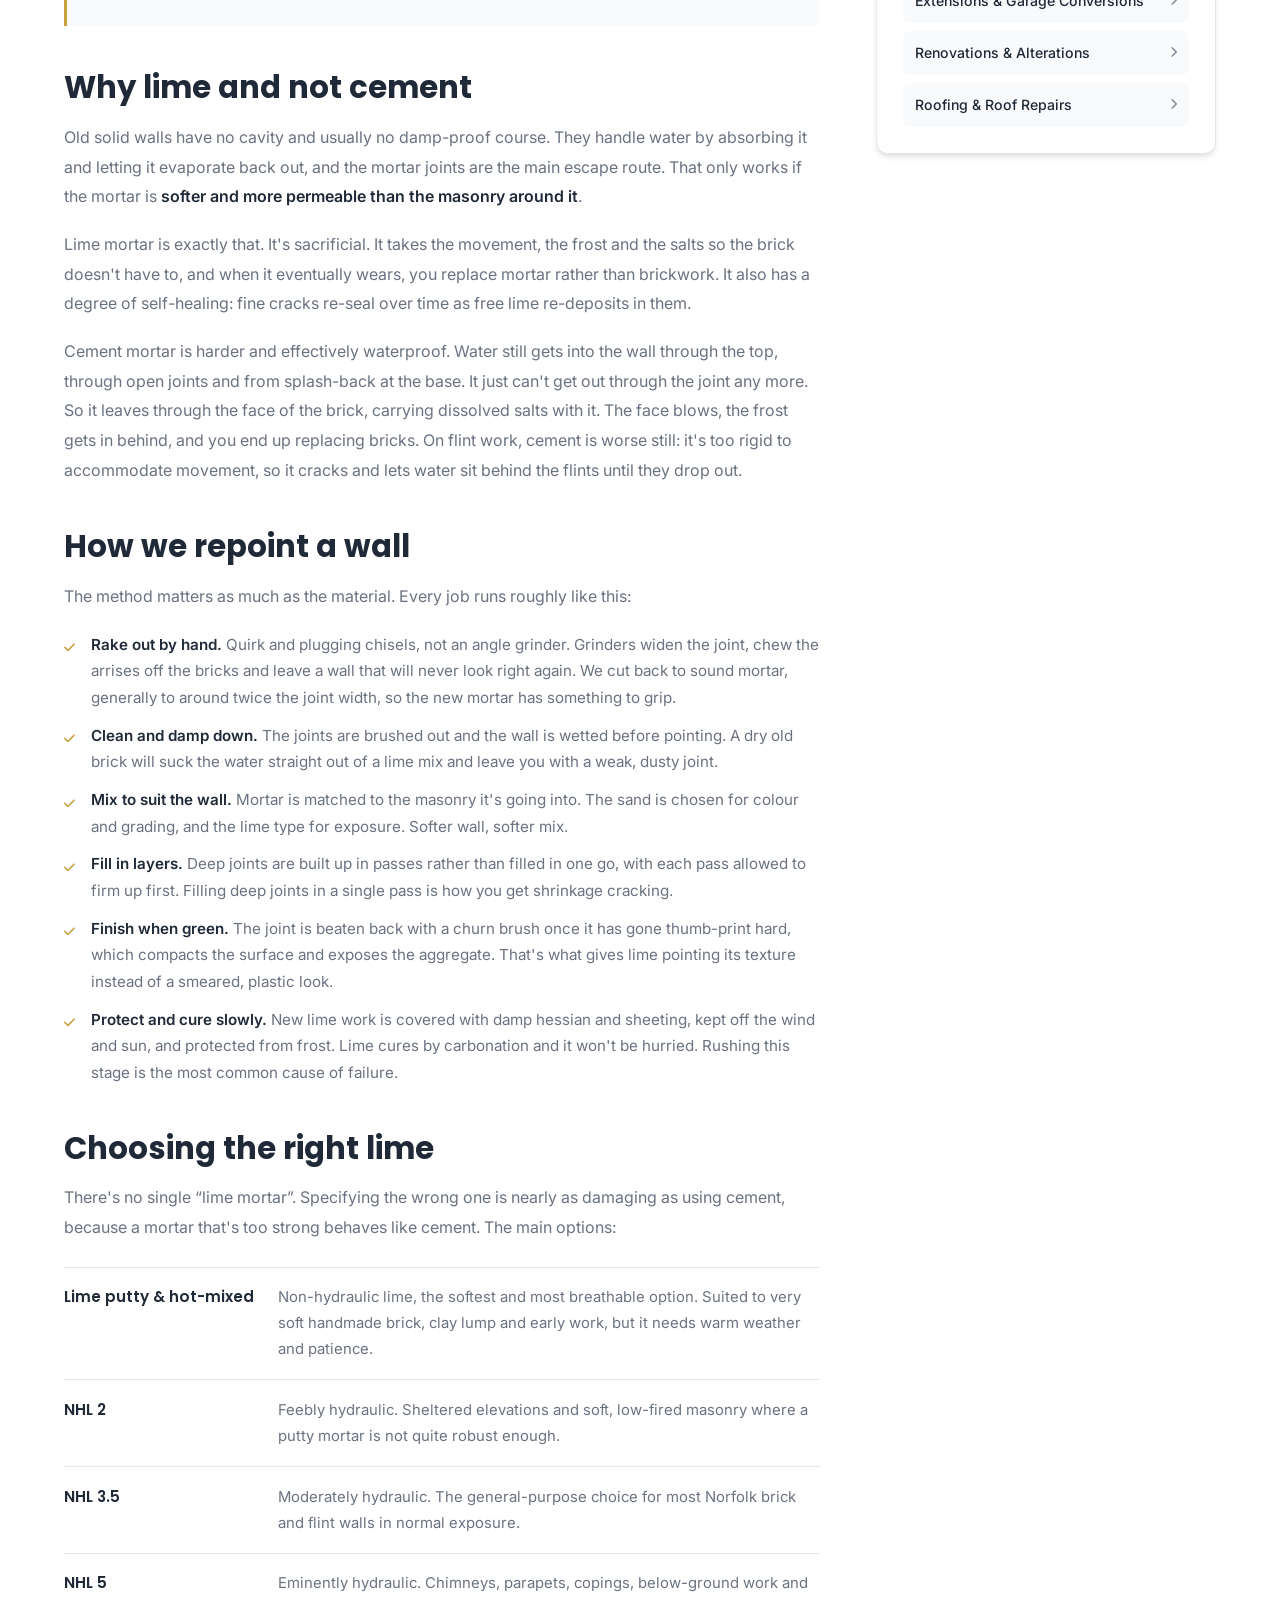
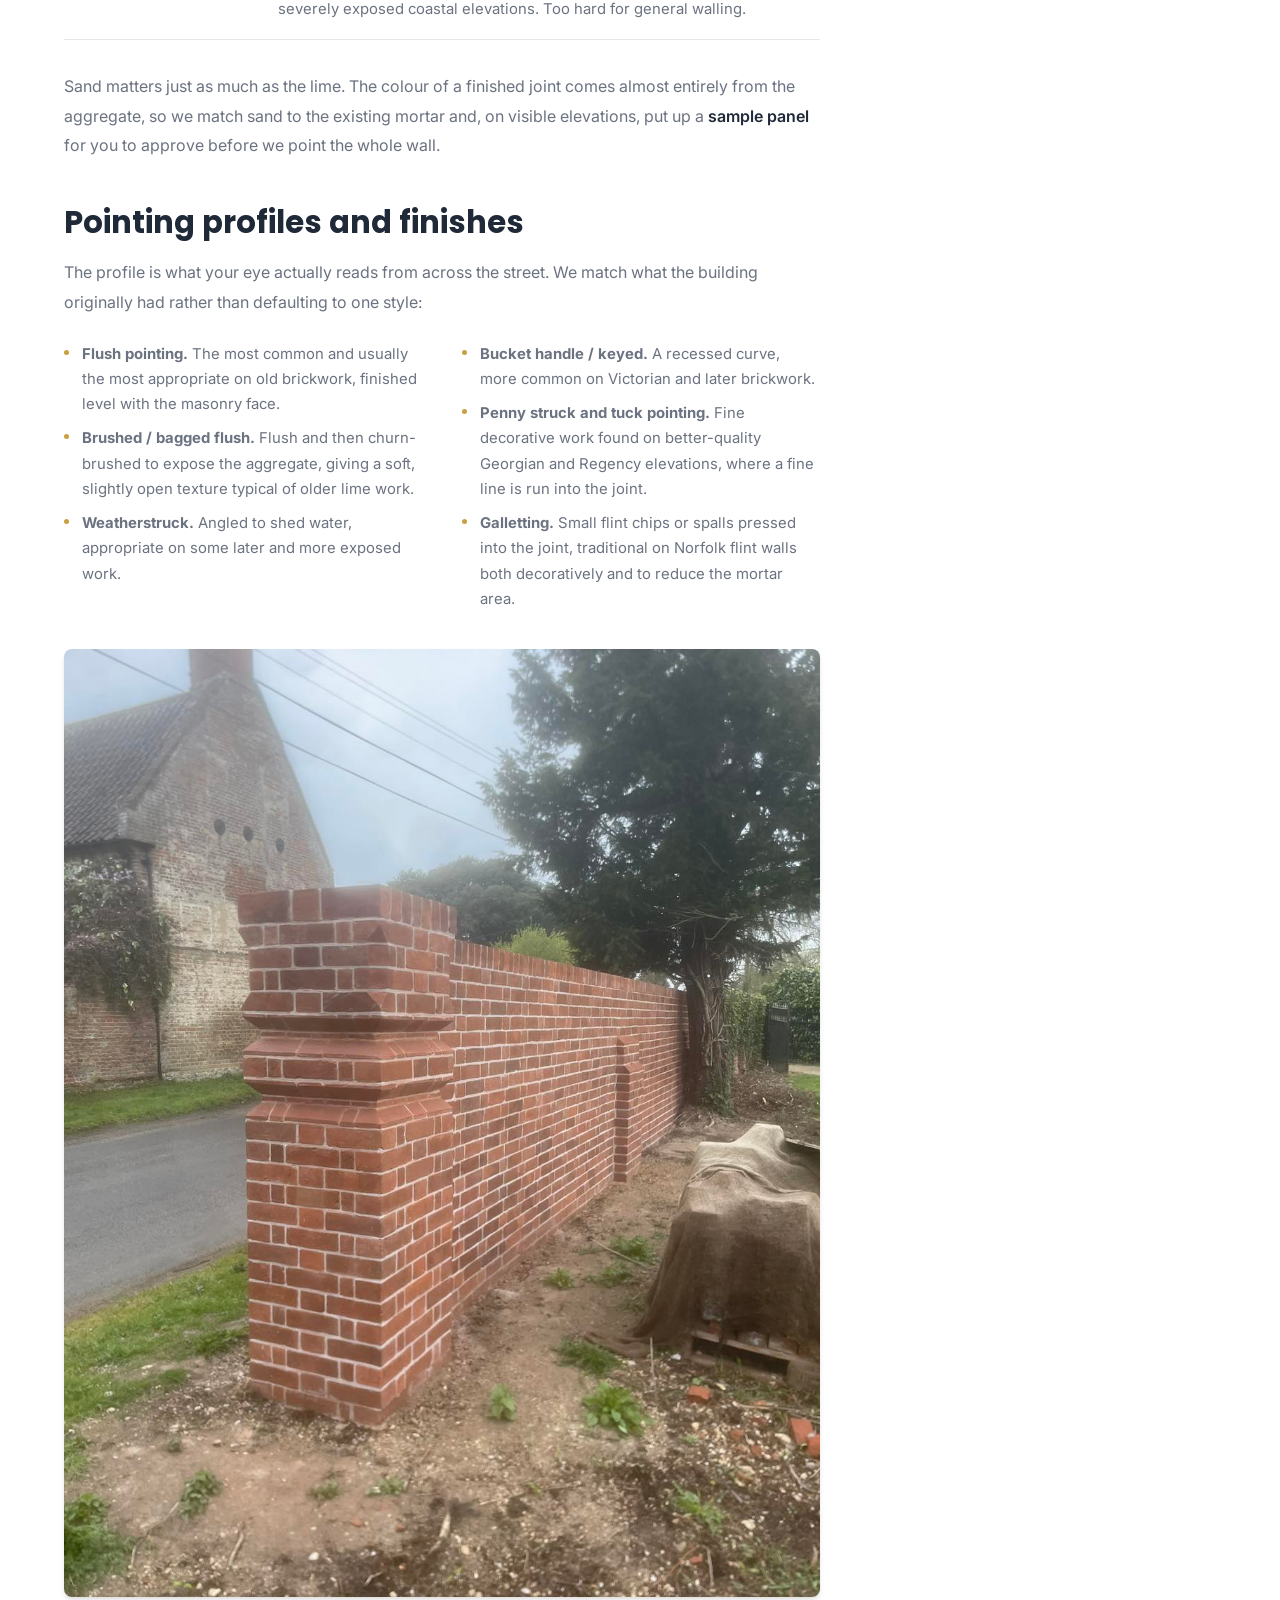
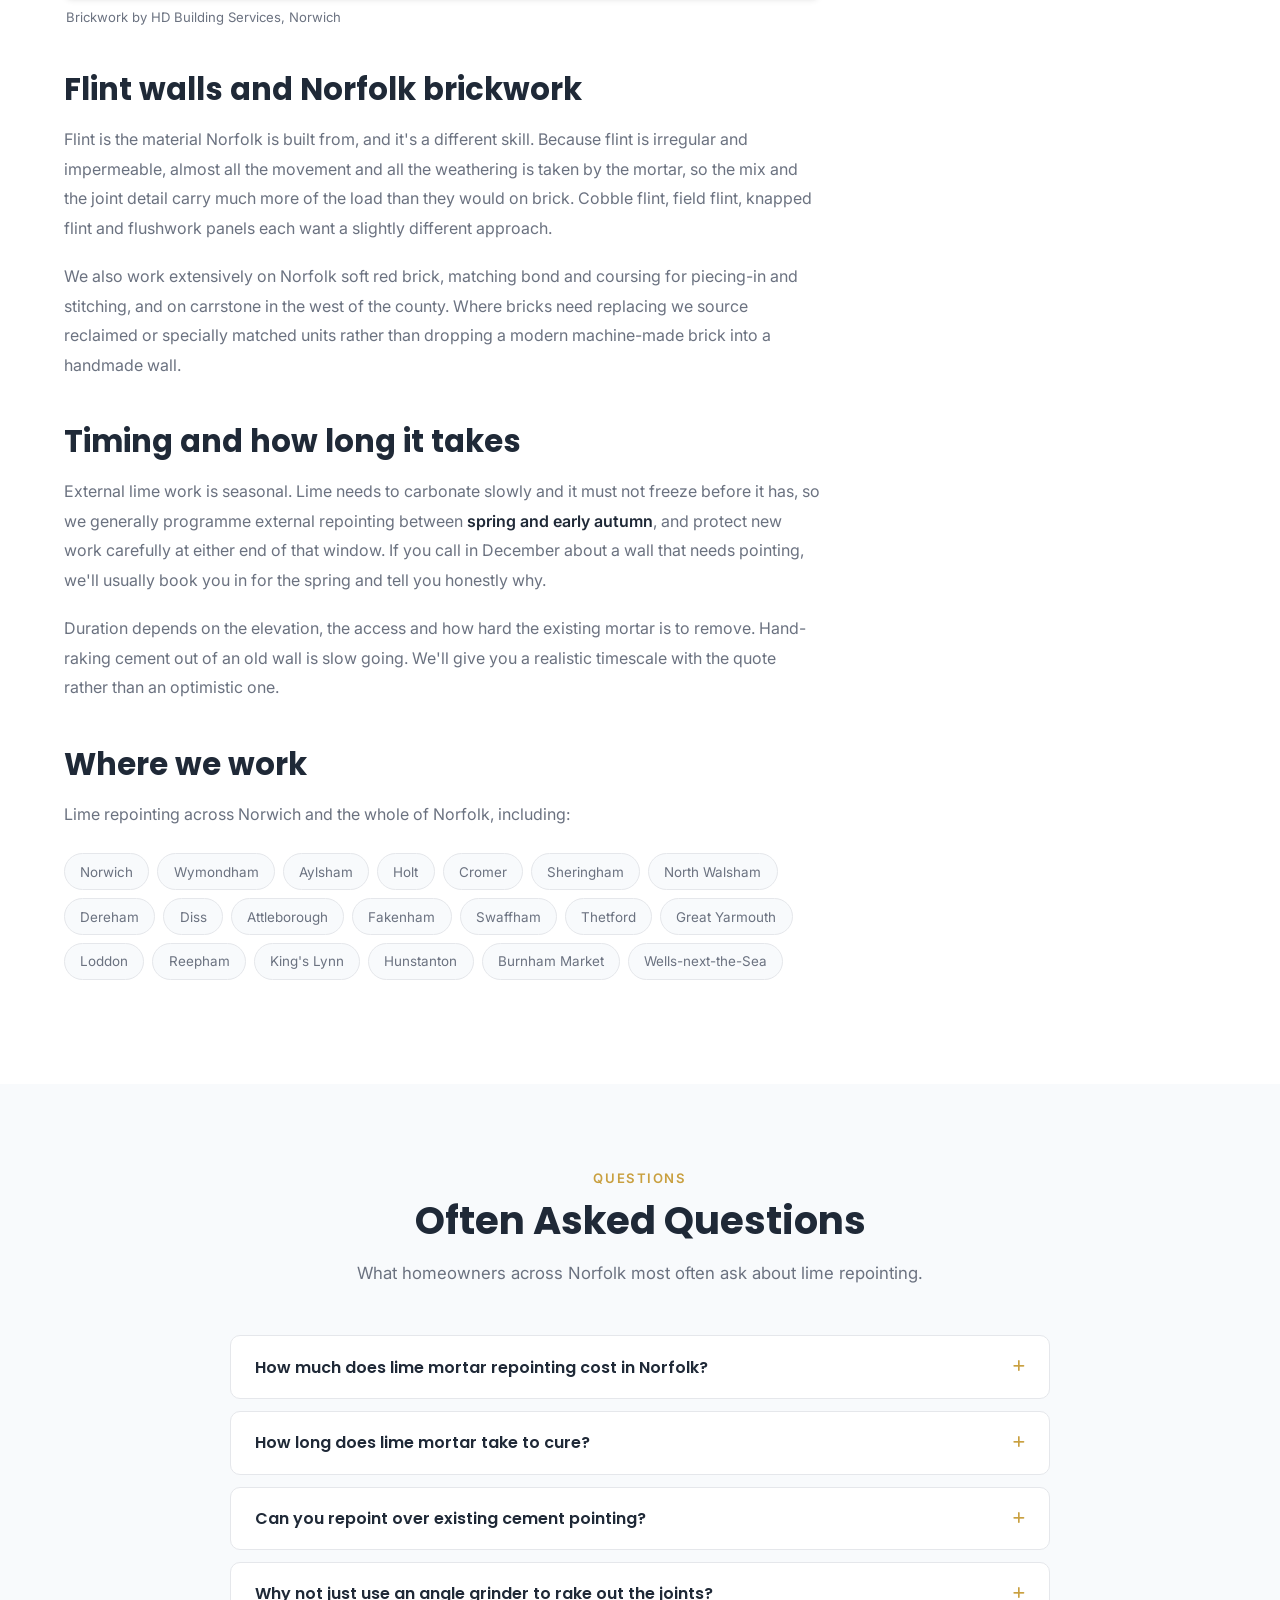
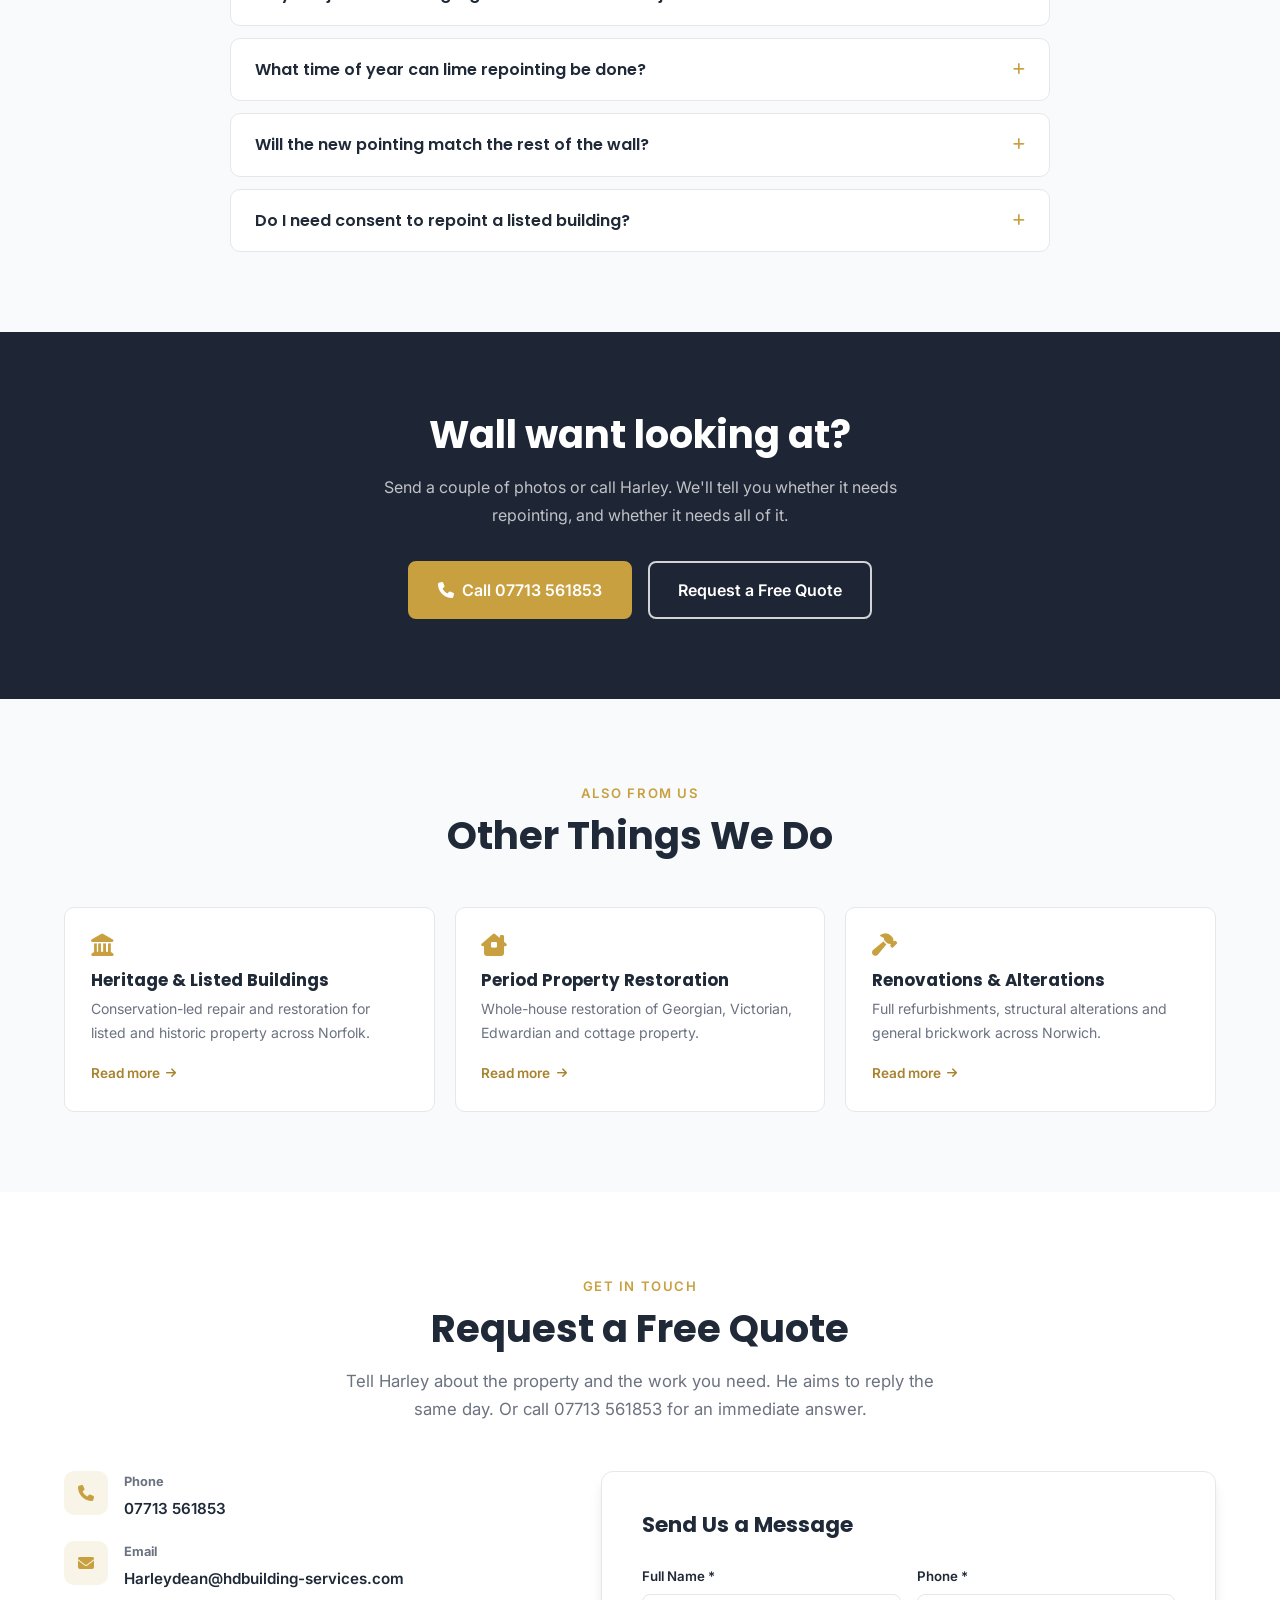
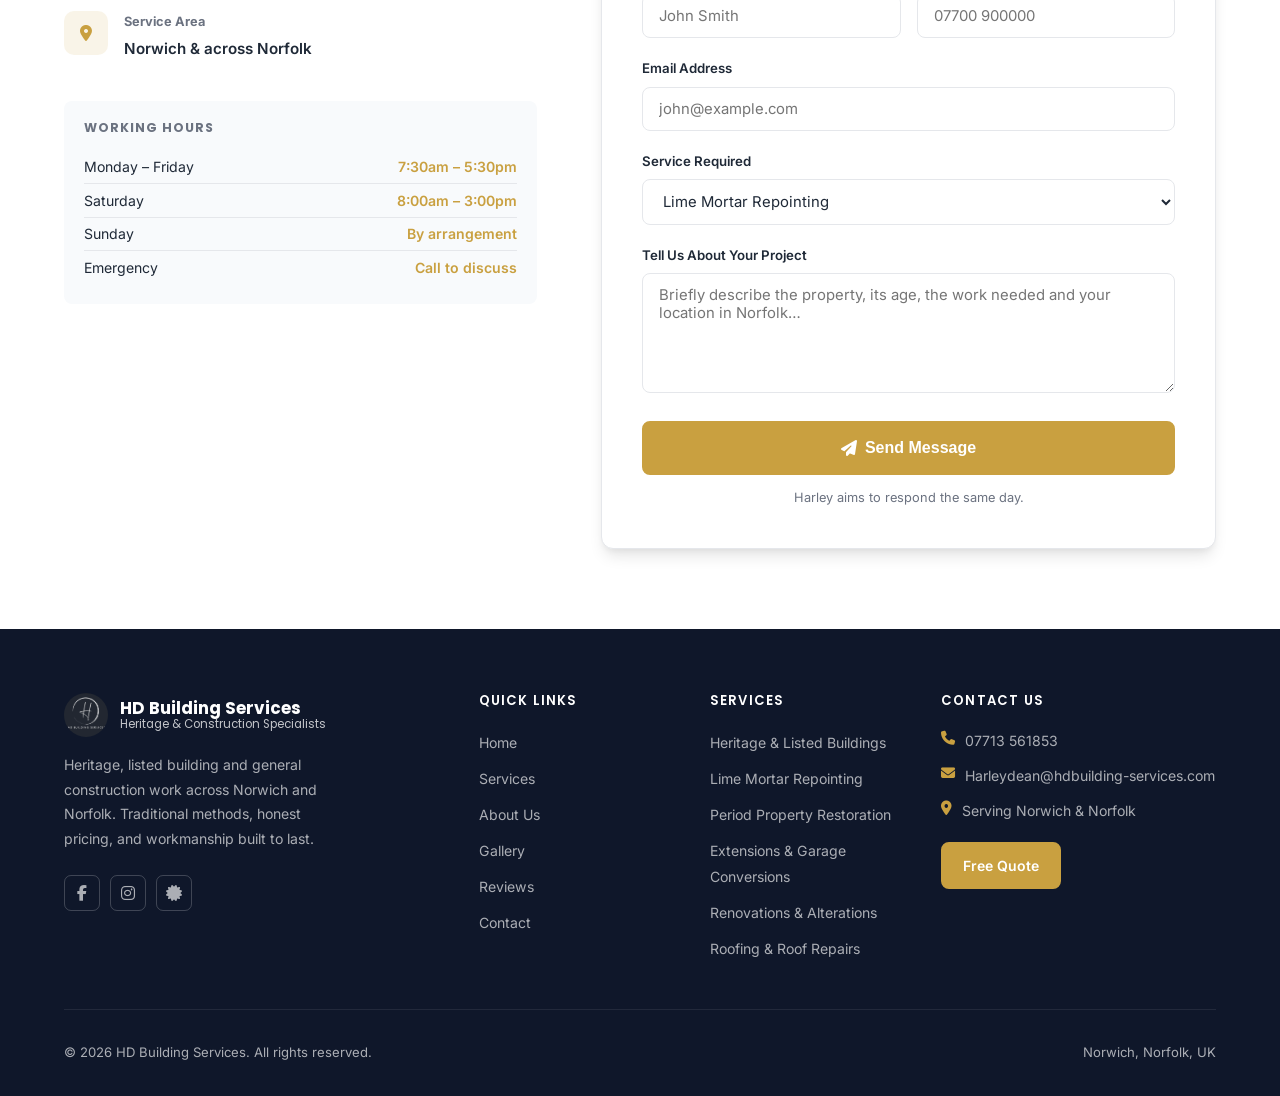
<file: lime-mortar-repointing-norwich.html>
<!DOCTYPE html>
<html lang="en">
<head>
  <meta charset="UTF-8" />
  <meta name="viewport" content="width=device-width, initial-scale=1.0" />

  <!-- SEO -->
  <title>Lime Mortar Repointing Norwich &amp; Norfolk | Traditional Brickwork &amp; Flint</title>
  <meta name="description" content="Traditional lime mortar repointing in Norwich and across Norfolk. Hand-raked joints, mortars matched to your wall, brick, flint and carrstone. Heritage specialists, fully insured. Call 07713 561853 for a free quote." />
  <meta name="keywords" content="lime mortar repointing Norwich, lime pointing Norfolk, repointing Norwich, traditional brickwork Norwich, flint wall repair Norfolk, lime mortar Norfolk, brick repointing Norwich, heritage repointing Norfolk" />

  <!-- Canonical -->
  <link rel="canonical" href="https://hdbuildingservices.co.uk/lime-mortar-repointing-norwich.html" />

  <!-- Open Graph -->
  <meta property="og:title"       content="Lime Mortar Repointing Norwich &amp; Norfolk | Traditional Brickwork &amp; Flint" />
  <meta property="og:description" content="Traditional lime mortar repointing in Norwich and across Norfolk. Hand-raked joints, mortars matched to your wall, brick, flint and carrstone. Heritage specialists, fully insured. Call 07713 561853 for a free quote." />
  <meta property="og:image"       content="https://hdbuildingservices.co.uk/images/hero-bg.jpg" />
  <meta property="og:url"         content="https://hdbuildingservices.co.uk/lime-mortar-repointing-norwich.html" />
  <meta property="og:type"        content="website" />
  <meta property="og:locale"      content="en_GB" />

  <!-- Schema: Breadcrumbs + Service + FAQ -->
  <script type="application/ld+json">
{
  "@context": "https://schema.org",
  "@graph": [
    {
      "@type": "BreadcrumbList",
      "itemListElement": [
        {
          "@type": "ListItem",
          "position": 1,
          "name": "Home",
          "item": "https://hdbuildingservices.co.uk/"
        },
        {
          "@type": "ListItem",
          "position": 2,
          "name": "Services",
          "item": "https://hdbuildingservices.co.uk/#services"
        },
        {
          "@type": "ListItem",
          "position": 3,
          "name": "Lime Mortar Repointing",
          "item": "https://hdbuildingservices.co.uk/lime-mortar-repointing-norwich.html"
        }
      ]
    },
    {
      "@type": "Service",
      "name": "Lime Mortar Repointing",
      "alternateName": [
        "Lime Pointing",
        "Traditional Repointing",
        "Brick and Flint Repointing"
      ],
      "description": "Traditional lime mortar repointing of brick, flint, carrstone and stone walls across Norwich and Norfolk, using hand-raked joints and mortars matched to the existing masonry.",
      "serviceType": "Lime Mortar Repointing",
      "url": "https://hdbuildingservices.co.uk/lime-mortar-repointing-norwich.html",
      "provider": {
        "@type": "LocalBusiness",
        "name": "HD Building Services",
        "image": "https://hdbuildingservices.co.uk/images/logo.jpg",
        "telephone": "+447713561853",
        "email": "Harleydean@hdbuilding-services.com",
        "url": "https://hdbuildingservices.co.uk",
        "address": {
          "@type": "PostalAddress",
          "addressLocality": "Norwich",
          "addressRegion": "Norfolk",
          "addressCountry": "GB"
        },
        "priceRange": "££"
      },
      "areaServed": [
        {
          "@type": "City",
          "name": "Norwich"
        },
        {
          "@type": "AdministrativeArea",
          "name": "Norfolk"
        }
      ],
      "audience": {
        "@type": "Audience",
        "audienceType": "Homeowners and property owners"
      }
    },
    {
      "@type": "FAQPage",
      "mainEntity": [
        {
          "@type": "Question",
          "name": "How much does lime mortar repointing cost in Norfolk?",
          "acceptedAnswer": {
            "@type": "Answer",
            "text": "It depends much more on the wall than on the square metreage. The big variables are what's already in the joints (raking out hard cement by hand is slow), access and scaffolding, the material (flint takes longer than brick), and whether the whole elevation needs doing or just the failed areas. We'll come out, look at it properly and give you a clear itemised quote with no obligation. If only part of the wall needs doing, we'll say so."
          }
        },
        {
          "@type": "Question",
          "name": "How long does lime mortar take to cure?",
          "acceptedAnswer": {
            "@type": "Answer",
            "text": "Lime cures by carbonation, absorbing carbon dioxide out of the air. It's slow, and it's nothing like the chemical set you get with cement. The surface will firm up within a day or so, but full carbonation continues for months. The critical period is the first few weeks, when new work must be kept damp, shaded from drying wind and sun, and protected from frost. That's why we programme external lime work for the warmer months and cover new pointing with damp hessian rather than leaving it exposed."
          }
        },
        {
          "@type": "Question",
          "name": "Can you repoint over existing cement pointing?",
          "acceptedAnswer": {
            "@type": "Answer",
            "text": "No, and anyone who offers to isn't doing you a favour. Lime applied over cement has nothing to bond to and no route for moisture, so it fails quickly and the underlying problem carries on. The cement has to come out first, cut back by hand to sound material. It's the slowest part of the job, but it's the part that determines whether the repair lasts."
          }
        },
        {
          "@type": "Question",
          "name": "Why not just use an angle grinder to rake out the joints?",
          "acceptedAnswer": {
            "@type": "Answer",
            "text": "Because it wrecks the wall. Grinders cut straight lines through irregular hand-made brickwork, widening joints and taking the arrises off the brick faces. Once the joint is over-wide, the repointing looks like a modern wall no matter how good the mortar is, and you can't undo it. On flint it's worse still, because a grinder can't follow the joint at all. We rake out by hand with quirks and plugging chisels."
          }
        },
        {
          "@type": "Question",
          "name": "What time of year can lime repointing be done?",
          "acceptedAnswer": {
            "@type": "Answer",
            "text": "Generally spring through to early autumn for external work. Lime must not freeze before it has carbonated, so we avoid frost risk at both ends of the season and protect new work with hessian and sheeting. Internal lime work can be done year-round in a heated building."
          }
        },
        {
          "@type": "Question",
          "name": "Will the new pointing match the rest of the wall?",
          "acceptedAnswer": {
            "@type": "Answer",
            "text": "That's the aim, and it comes down to the sand more than the lime. The aggregate gives the mortar its colour and texture. We match sand to the existing mortar and, on any visible elevation, put up a sample panel for you to approve before committing to the whole wall. New lime pointing does look lighter when green and tones down as it carbonates, so we'll show you what to expect."
          }
        },
        {
          "@type": "Question",
          "name": "Do I need consent to repoint a listed building?",
          "acceptedAnswer": {
            "@type": "Answer",
            "text": "Usually yes. Repointing affects the appearance of the building, so it typically requires listed building consent, especially if the mortar type, colour or joint profile would change. Read more on heritage and listed building work, or give us a call and we'll talk you through it."
          }
        }
      ]
    }
  ]
}
  </script>

  <!-- Favicon -->
  <link rel="icon" type="image/jpeg" href="images/logo.jpg" />

  <!-- Fonts - non-render-blocking -->
  <link rel="preconnect" href="https://fonts.googleapis.com" />
  <link rel="preconnect" href="https://fonts.gstatic.com" crossorigin />
  <link rel="preload" as="style"
        href="https://fonts.googleapis.com/css2?family=Inter:wght@400;500;600&family=Poppins:wght@600;700&display=swap"
        onload="this.onload=null;this.rel='stylesheet'" />
  <noscript>
    <link href="https://fonts.googleapis.com/css2?family=Inter:wght@400;500;600&family=Poppins:wght@600;700&display=swap" rel="stylesheet" />
  </noscript>

  <!-- Icons - non-render-blocking -->
  <link rel="preload" as="style"
        href="https://cdnjs.cloudflare.com/ajax/libs/font-awesome/6.5.0/css/all.min.css"
        onload="this.onload=null;this.rel='stylesheet'" />
  <noscript>
    <link rel="stylesheet" href="https://cdnjs.cloudflare.com/ajax/libs/font-awesome/6.5.0/css/all.min.css" />
  </noscript>

  <!-- Preload hero image (improves LCP score) -->
  <link rel="preload" as="image" href="images/hero-bg.jpg" />

  <link rel="stylesheet" href="style.css" />
</head>

<body>

<header class="site-header" id="site-header">
  <div class="container">
    <nav class="nav-inner">

      <!-- Logo -->
      <a href="index.html" class="nav-logo">
        <img src="images/logo.jpg" alt="HD Building Services"
             style="height:44px;width:44px;border-radius:50%;object-fit:cover;flex-shrink:0;" />
        <div class="logo-text">
          HD Building Services
          <span class="logo-subtitle">Heritage &amp; Construction Specialists</span>
        </div>
      </a>

      <!-- Desktop nav -->
      <ul class="nav-links">
        <li><a href="index.html">Home</a></li>
        <li class="has-dropdown">
          <a href="index.html#services">Services <i class="fa-solid fa-chevron-down"></i></a>
          <div class="dropdown-menu">
          <a href="heritage-building-services-norwich.html"><i class="fa-solid fa-landmark"></i><div>Heritage &amp; Listed Buildings<span>Conservation-led repair</span></div></a>
          <a href="lime-mortar-repointing-norwich.html"><i class="fa-solid fa-trowel"></i><div>Lime Mortar Repointing<span>Traditional brick &amp; flint</span></div></a>
          <a href="period-property-restoration-norfolk.html"><i class="fa-solid fa-house-chimney-window"></i><div>Period Property Restoration<span>Georgian, Victorian &amp; cottages</span></div></a>
          <a href="extensions-norwich.html"><i class="fa-solid fa-building"></i><div>Extensions &amp; Garage Conversions<span>Single &amp; two-storey</span></div></a>
          <a href="property-renovations-norwich.html"><i class="fa-solid fa-hammer"></i><div>Renovations &amp; Alterations<span>Refurbishment &amp; structural work</span></div></a>
          <a href="roofing-norwich.html"><i class="fa-solid fa-house-crack"></i><div>Roofing &amp; Roof Repairs<span>Pitched, flat &amp; heritage</span></div></a>
          </div>
        </li>
        <li><a href="index.html#gallery">Gallery</a></li>
        <li><a href="index.html#about">About</a></li>
        <li><a href="index.html#reviews">Reviews</a></li>
        <li><a href="#quote">Contact</a></li>
      </ul>

      <!-- CTA -->
      <div class="nav-right">
        <a href="tel:07713561853" class="nav-phone">
          <i class="fa-solid fa-phone"></i> 07713 561853
        </a>
        <a href="#quote" class="btn btn-primary" style="padding:.625rem 1.25rem;font-size:.875rem;">
          Free Quote
        </a>
      </div>

      <!-- Hamburger (mobile) -->
      <button class="hamburger" id="hamburger" aria-label="Open menu">
        <span></span><span></span><span></span>
      </button>

    </nav>
  </div>

  <!-- Mobile menu -->
  <div class="mobile-menu" id="mobile-menu">
    <a class="mobile-phone" href="tel:07713561853">
      <i class="fa-solid fa-phone"></i> 07713 561853
    </a>
    <a href="index.html" onclick="closeMobileMenu()">Home</a>
    <span class="submenu-label">Services</span>
    <a class="sub" href="heritage-building-services-norwich.html" onclick="closeMobileMenu()">Heritage &amp; Listed Buildings</a>
    <a class="sub" href="lime-mortar-repointing-norwich.html" onclick="closeMobileMenu()">Lime Mortar Repointing</a>
    <a class="sub" href="period-property-restoration-norfolk.html" onclick="closeMobileMenu()">Period Property Restoration</a>
    <a class="sub" href="extensions-norwich.html" onclick="closeMobileMenu()">Extensions &amp; Garage Conversions</a>
    <a class="sub" href="property-renovations-norwich.html" onclick="closeMobileMenu()">Renovations &amp; Alterations</a>
    <a class="sub" href="roofing-norwich.html" onclick="closeMobileMenu()">Roofing &amp; Roof Repairs</a>
    <a href="index.html#gallery" onclick="closeMobileMenu()">Gallery</a>
    <a href="index.html#about"   onclick="closeMobileMenu()">About</a>
    <a href="index.html#reviews" onclick="closeMobileMenu()">Reviews</a>
    <a href="#quote"             onclick="closeMobileMenu()">Contact &amp; Free Quote</a>
  </div>
</header>


<!-- ================================================================
  PAGE HERO
  ================================================================ -->
<section class="page-hero">
  <div class="container">
    <div class="page-hero-inner">

      <nav class="breadcrumbs" aria-label="Breadcrumb">
        <a href="index.html">Home</a>
        <i class="fa-solid fa-chevron-right"></i>
        <a href="index.html#services">Services</a>
        <i class="fa-solid fa-chevron-right"></i>
        <span aria-current="page">Lime Mortar Repointing</span>
      </nav>

      <div class="hero-badge">
        <i class="fa-solid fa-star"></i>
        5&#9733; Google &amp; 10/10 Checkatrade &middot; Traditional Lime Specialists
      </div>

      <h1><span>Lime Mortar Repointing</span> in Norwich &amp; Norfolk</h1>

      <p class="page-hero-sub">Traditional repointing on brick, flint, carrstone and stone. Raked out by hand, mixed to match your wall, and finished in the original profile. The way old walls are meant to be repaired.</p>

      <div class="hero-actions">
        <a href="tel:07713561853" class="btn btn-primary">
          <i class="fa-solid fa-phone"></i> Call 07713 561853
        </a>
        <a href="#quote" class="btn btn-outline">Get a Free Quote</a>
      </div>

    </div>
  </div>
</section>


<!-- ================================================================
  MAIN CONTENT
  ================================================================ -->
<section class="page-content">
  <div class="container">
    <div class="content-grid">

      <article class="prose">
        <p>
          Repointing is one of the most common jobs on an old building, and one of the easiest to get badly
          wrong. Done properly, with the right lime mortar, the right joint profile and a bit of patience, it
          protects the wall for decades and is almost invisible when finished. Done with cement and an angle
          grinder, it can do more damage in a fortnight than the previous fifty years of weather.
        </p>
        <p>
          <strong>HD Building Services</strong> carries out traditional lime mortar repointing across Norwich and Norfolk, on soft red brick, knapped and cobble flint, carrstone and stone. We rake out by hand,
          mix mortars to suit the individual wall, and match the original joint profile so the finished work
          looks like it belongs.
        </p>

        <h2 id="signs">Does your wall actually need repointing?</h2>
        <p>
          Not every tired-looking joint needs redoing. Repointing is disruptive to an old wall, so the honest
          answer is often &ldquo;not yet, and not all of it&rdquo;. It's worth doing when you can see:
        </p>
        <ul class="check-list">
          <li>Mortar that has <strong>receded more than about 10&ndash;15mm</strong> behind the face of the brick or flint,
          leaving the arrises exposed to weather.</li>
          <li>Joints you can <strong>rake out with a fingernail or a car key</strong>, or that shed sand when you brush them.</li>
          <li><strong>Open joints letting water in</strong>, with damp showing on the inside face of the wall in the same place.</li>
          <li><strong>Hard cement pointing that's cracking away</strong> from the masonry, or bricks whose faces are
          spalling and crumbling around sound grey mortar. That's a classic sign the pointing is doing the damage.</li>
          <li><strong>Loose or dislodged flints</strong> where the bedding mortar behind has failed.</li>
          <li>Plant growth, moss or ivy roots opening the joints up.</li>
        </ul>

        <div class="callout">
          <div class="callout-title"><i class="fa-solid fa-circle-info"></i> Patch repair beats a full re-point</div>
          <p>
            Good conservation practice is to repoint only what has actually failed. If two elevations are
            sound and one is weathered, we'll tell you that and quote for the one. It costs you less and
            it's better for the building.
          </p>
        </div>

        <h2 id="why-lime">Why lime and not cement</h2>
        <p>
          Old solid walls have no cavity and usually no damp-proof course. They handle water by absorbing it
          and letting it evaporate back out, and the mortar joints are the main escape route. That only works
          if the mortar is <strong>softer and more permeable than the masonry around it</strong>.
        </p>
        <p>
          Lime mortar is exactly that. It's sacrificial. It takes the movement, the frost and the salts
          so the brick doesn't have to, and when it eventually wears, you replace mortar rather than
          brickwork. It also has a degree of self-healing: fine cracks re-seal over time as free lime
          re-deposits in them.
        </p>
        <p>
          Cement mortar is harder and effectively waterproof. Water still gets into the wall through the top, through open joints and from splash-back at the base. It just can't get out through the joint any more. So it leaves through the face of the brick, carrying dissolved salts with it. The face
          blows, the frost gets in behind, and you end up replacing bricks. On flint work, cement is worse
          still: it's too rigid to accommodate movement, so it cracks and lets water sit behind the flints
          until they drop out.
        </p>

        <h2 id="process">How we repoint a wall</h2>
        <p>
          The method matters as much as the material. Every job runs roughly like this:
        </p>
        <ul class="check-list">
          <li><strong>Rake out by hand.</strong> Quirk and plugging chisels, not an angle grinder. Grinders widen the
          joint, chew the arrises off the bricks and leave a wall that will never look right again. We cut
          back to sound mortar, generally to around twice the joint width, so the new mortar has something
          to grip.</li>
          <li><strong>Clean and damp down.</strong> The joints are brushed out and the wall is wetted before pointing.
          A dry old brick will suck the water straight out of a lime mix and leave you with a weak,
          dusty joint.</li>
          <li><strong>Mix to suit the wall.</strong> Mortar is matched to the masonry it's going into. The sand is chosen for colour and grading, and the lime type for exposure. Softer wall, softer mix.</li>
          <li><strong>Fill in layers.</strong> Deep joints are built up in passes rather than filled in one go, with each
          pass allowed to firm up first. Filling deep joints in a single pass is how you get shrinkage
          cracking.</li>
          <li><strong>Finish when green.</strong> The joint is beaten back with a churn brush once it has gone
          thumb-print hard, which compacts the surface and exposes the aggregate. That's what gives lime
          pointing its texture instead of a smeared, plastic look.</li>
          <li><strong>Protect and cure slowly.</strong> New lime work is covered with damp hessian and sheeting, kept
          off the wind and sun, and protected from frost. Lime cures by carbonation and it won't be
          hurried. Rushing this stage is the most common cause of failure.</li>
        </ul>

        <h2 id="lime-types">Choosing the right lime</h2>
        <p>
          There's no single &ldquo;lime mortar&rdquo;. Specifying the wrong one is nearly as damaging as using cement,
          because a mortar that's too strong behaves like cement. The main options:
        </p>
                <div class="plain-list">
          <div><span class="term">Lime putty &amp; hot-mixed</span><span class="def">Non-hydraulic lime, the softest and most breathable option. Suited to very soft handmade brick, clay lump and early work, but it needs warm weather and patience.</span></div>
          <div><span class="term">NHL 2</span><span class="def">Feebly hydraulic. Sheltered elevations and soft, low-fired masonry where a putty mortar is not quite robust enough.</span></div>
          <div><span class="term">NHL 3.5</span><span class="def">Moderately hydraulic. The general-purpose choice for most Norfolk brick and flint walls in normal exposure.</span></div>
          <div><span class="term">NHL 5</span><span class="def">Eminently hydraulic. Chimneys, parapets, copings, below-ground work and severely exposed coastal elevations. Too hard for general walling.</span></div>
        </div>
        <p>
          Sand matters just as much as the lime. The colour of a finished joint comes almost entirely from
          the aggregate, so we match sand to the existing mortar and, on visible elevations, put up a
          <strong>sample panel</strong> for you to approve before we point the whole wall.
        </p>

        <h2 id="profiles">Pointing profiles and finishes</h2>
        <p>
          The profile is what your eye actually reads from across the street. We match what the building
          originally had rather than defaulting to one style:
        </p>
        <ul class="split-list">
          <li><strong>Flush pointing.</strong> The most common and usually the most appropriate on old brickwork,
          finished level with the masonry face.</li>
          <li><strong>Brushed / bagged flush.</strong> Flush and then churn-brushed to expose the aggregate, giving
          a soft, slightly open texture typical of older lime work.</li>
          <li><strong>Weatherstruck.</strong> Angled to shed water, appropriate on some later and more exposed work.</li>
          <li><strong>Bucket handle / keyed.</strong> A recessed curve, more common on Victorian and later brickwork.</li>
          <li><strong>Penny struck and tuck pointing.</strong> Fine decorative work found on better-quality Georgian
          and Regency elevations, where a fine line is run into the joint.</li>
          <li><strong>Galletting.</strong> Small flint chips or spalls pressed into the joint, traditional on Norfolk
          flint walls both decoratively and to reduce the mortar area.</li>
        </ul>

        <!-- TODO: swap for a photo of this specific type of work -->
        <figure class="content-figure">
          <img loading="lazy" src="images/image-5.jpg" alt="Brickwork by HD Building Services, Norwich" />
          <figcaption>Brickwork by HD Building Services, Norwich</figcaption>
        </figure>

        <h2 id="flint">Flint walls and Norfolk brickwork</h2>
        <p>
          Flint is the material Norfolk is built from, and it's a different skill. Because flint
          is irregular and impermeable, almost all the movement and all the weathering is taken by the
          mortar, so the mix and the joint detail carry much more of the load than they would on brick. Cobble
          flint, field flint, knapped flint and flushwork panels each want a slightly different approach.
        </p>
        <p>
          We also work extensively on Norfolk soft red brick, matching bond and coursing for piecing-in and
          stitching, and on carrstone in the west of the county. Where bricks need replacing we source
          reclaimed or specially matched units rather than dropping a modern machine-made brick into a
          handmade wall.
        </p>

        <h2 id="timing">Timing and how long it takes</h2>
        <p>
          External lime work is seasonal. Lime needs to carbonate slowly and it must not freeze before it
          has, so we generally programme external repointing between <strong>spring and early autumn</strong>, and
          protect new work carefully at either end of that window. If you call in December about a wall that
          needs pointing, we'll usually book you in for the spring and tell you honestly why.
        </p>
        <p>
          Duration depends on the elevation, the access and how hard the existing mortar is to remove. Hand-raking cement out of an old wall is slow going. We'll give you a realistic timescale with the
          quote rather than an optimistic one.
        </p>

        <h2 id="areas">Where we work</h2>
        <p>
          Lime repointing across Norwich and the whole of Norfolk, including:
        </p>
        <div class="areas-list">
          <span>Norwich</span><span>Wymondham</span><span>Aylsham</span><span>Holt</span>
          <span>Cromer</span><span>Sheringham</span><span>North Walsham</span><span>Dereham</span>
          <span>Diss</span><span>Attleborough</span><span>Fakenham</span><span>Swaffham</span>
          <span>Thetford</span><span>Great Yarmouth</span><span>Loddon</span><span>Reepham</span>
          <span>King's Lynn</span><span>Hunstanton</span><span>Burnham Market</span><span>Wells-next-the-Sea</span>
        </div>
      </article>

      <aside class="page-sidebar">

        <div class="sidebar-card sidebar-card--dark">
          <h3>Talk it through with Harley</h3>
          <p>Send a couple of photos of the wall and Harley will tell you honestly whether it needs repointing yet, and whether it needs all of it.</p>
          <a class="sidebar-phone" href="tel:07713561853">
            <i class="fa-solid fa-phone"></i> 07713 561853
          </a>
          <a href="#quote" class="btn btn-primary">Request a Free Quote</a>
        </div>

        <div class="sidebar-card">
          <h3>Why HD Building Services</h3>
          <div class="sidebar-trust">
            <div><i class="fa-solid fa-star"></i> 5&#9733; rated on Google</div>
            <div><i class="fa-solid fa-certificate"></i> 10/10 on Checkatrade, 17 reviews</div>
            <div><i class="fa-solid fa-landmark"></i> 9 years of heritage experience</div>
            <div><i class="fa-solid fa-shield-halved"></i> Fully insured, public liability</div>
            <div><i class="fa-solid fa-sterling-sign"></i> Clear quotes, no hidden fees</div>
            <div><i class="fa-solid fa-broom"></i> Site left clean and tidy</div>
          </div>
        </div>

        <div class="sidebar-card">
          <h3>Our Services</h3>
          <div class="sidebar-list">
          <a href="heritage-building-services-norwich.html">Heritage &amp; Listed Buildings <i class="fa-solid fa-chevron-right"></i></a>
          <a href="lime-mortar-repointing-norwich.html" aria-current="page">Lime Mortar Repointing <i class="fa-solid fa-chevron-right"></i></a>
          <a href="period-property-restoration-norfolk.html">Period Property Restoration <i class="fa-solid fa-chevron-right"></i></a>
          <a href="extensions-norwich.html">Extensions &amp; Garage Conversions <i class="fa-solid fa-chevron-right"></i></a>
          <a href="property-renovations-norwich.html">Renovations &amp; Alterations <i class="fa-solid fa-chevron-right"></i></a>
          <a href="roofing-norwich.html">Roofing &amp; Roof Repairs <i class="fa-solid fa-chevron-right"></i></a>
          </div>
        </div>

      </aside>

    </div>
  </div>
</section>


<!-- ================================================================
  FAQ
  ================================================================ -->
<section class="faq-section">
  <div class="container">

    <div class="section-header center">
      <span class="section-label">Questions</span>
      <h2 class="section-title">Often Asked Questions</h2>
      <p class="section-subtitle">What homeowners across Norfolk most often ask about lime repointing.</p>
    </div>

    <div class="faq-list">
        <div class="faq-item">
          <button class="faq-question" type="button">
            How much does lime mortar repointing cost in Norfolk?
            <i class="fa-solid fa-plus"></i>
          </button>
          <div class="faq-answer">
            <div class="faq-answer-inner">
              <p>
                It depends much more on the wall than on the square metreage. The big variables are what's
                already in the joints (raking out hard cement by hand is slow), access and scaffolding, the material (flint takes longer than brick), and whether the whole elevation needs doing or just the failed areas.
              </p>
              <p>
                We'll come out, look at it properly and give you a clear itemised quote with no obligation.
                If only part of the wall needs doing, we'll say so.
              </p>
            </div>
          </div>
        </div>
        <div class="faq-item">
          <button class="faq-question" type="button">
            How long does lime mortar take to cure?
            <i class="fa-solid fa-plus"></i>
          </button>
          <div class="faq-answer">
            <div class="faq-answer-inner">
              <p>
                Lime cures by carbonation, absorbing carbon dioxide out of the air. It's slow, and it's nothing like the chemical set you get with cement. The surface will firm up within a day or so, but full
                carbonation continues for months. The critical period is the first few weeks, when new work
                must be kept damp, shaded from drying wind and sun, and protected from frost.
              </p>
              <p>
                That's why we programme external lime work for the warmer months and cover new pointing with
                damp hessian rather than leaving it exposed.
              </p>
            </div>
          </div>
        </div>
        <div class="faq-item">
          <button class="faq-question" type="button">
            Can you repoint over existing cement pointing?
            <i class="fa-solid fa-plus"></i>
          </button>
          <div class="faq-answer">
            <div class="faq-answer-inner">
              <p>
                No, and anyone who offers to isn't doing you a favour. Lime applied over cement has nothing
                to bond to and no route for moisture, so it fails quickly and the underlying problem carries on.
                The cement has to come out first, cut back by hand to sound material.
              </p>
              <p>
                It's the slowest part of the job, but it's the part that determines whether the repair lasts.
              </p>
            </div>
          </div>
        </div>
        <div class="faq-item">
          <button class="faq-question" type="button">
            Why not just use an angle grinder to rake out the joints?
            <i class="fa-solid fa-plus"></i>
          </button>
          <div class="faq-answer">
            <div class="faq-answer-inner">
              <p>
                Because it wrecks the wall. Grinders cut straight lines through irregular hand-made brickwork,
                widening joints and taking the arrises off the brick faces. Once the joint is over-wide, the
                repointing looks like a modern wall no matter how good the mortar is, and you can't undo it.
              </p>
              <p>
                On flint it's worse still, because a grinder can't follow the joint at all. We rake out by
                hand with quirks and plugging chisels.
              </p>
            </div>
          </div>
        </div>
        <div class="faq-item">
          <button class="faq-question" type="button">
            What time of year can lime repointing be done?
            <i class="fa-solid fa-plus"></i>
          </button>
          <div class="faq-answer">
            <div class="faq-answer-inner">
              <p>
                Generally spring through to early autumn for external work. Lime must not freeze before it has
                carbonated, so we avoid frost risk at both ends of the season and protect new work with hessian
                and sheeting. Internal lime work can be done year-round in a heated building.
              </p>
            </div>
          </div>
        </div>
        <div class="faq-item">
          <button class="faq-question" type="button">
            Will the new pointing match the rest of the wall?
            <i class="fa-solid fa-plus"></i>
          </button>
          <div class="faq-answer">
            <div class="faq-answer-inner">
              <p>
                That's the aim, and it comes down to the sand more than the lime. The aggregate gives the mortar its colour and texture. We match sand to the existing mortar and, on any visible
                elevation, put up a sample panel for you to approve before committing to the whole wall.
              </p>
              <p>
                New lime pointing does look lighter when green and tones down as it carbonates, so we'll
                show you what to expect.
              </p>
            </div>
          </div>
        </div>
        <div class="faq-item">
          <button class="faq-question" type="button">
            Do I need consent to repoint a listed building?
            <i class="fa-solid fa-plus"></i>
          </button>
          <div class="faq-answer">
            <div class="faq-answer-inner">
              <p>
                Usually yes. Repointing affects the appearance of the building, so it typically requires listed
                building consent, especially if the mortar type, colour or joint profile would change. Read more
                on <a href="heritage-building-services-norwich.html">heritage and listed building work</a>, or
                give us a call and we'll talk you through it.
              </p>
            </div>
          </div>
        </div>
    </div>

  </div>
</section>


<!-- ================================================================
  CTA BAND
  ================================================================ -->
<section class="cta-band">
  <div class="container">
    <h2>Wall want looking at?</h2>
    <p>Send a couple of photos or call Harley. We'll tell you whether it needs repointing, and whether it needs all of it.</p>
    <div class="hero-actions">
      <a href="tel:07713561853" class="btn btn-primary">
        <i class="fa-solid fa-phone"></i> Call 07713 561853
      </a>
      <a href="#quote" class="btn btn-outline">Request a Free Quote</a>
    </div>
  </div>
</section>


<!-- ================================================================
  RELATED SERVICES
  ================================================================ -->
<section class="services">
  <div class="container">

    <div class="section-header center">
      <span class="section-label">Also From Us</span>
      <h2 class="section-title">Other Things We Do</h2>
    </div>

    <div class="related-grid">
        <a class="related-card" href="heritage-building-services-norwich.html">
          <i class="fa-solid fa-landmark related-icon"></i>
          <h3>Heritage &amp; Listed Buildings</h3>
          <p>Conservation-led repair and restoration for listed and historic property across Norfolk.</p>
          <span class="related-link">Read more <i class="fa-solid fa-arrow-right"></i></span>
        </a>
        <a class="related-card" href="period-property-restoration-norfolk.html">
          <i class="fa-solid fa-house-chimney-window related-icon"></i>
          <h3>Period Property Restoration</h3>
          <p>Whole-house restoration of Georgian, Victorian, Edwardian and cottage property.</p>
          <span class="related-link">Read more <i class="fa-solid fa-arrow-right"></i></span>
        </a>
        <a class="related-card" href="property-renovations-norwich.html">
          <i class="fa-solid fa-hammer related-icon"></i>
          <h3>Renovations &amp; Alterations</h3>
          <p>Full refurbishments, structural alterations and general brickwork across Norwich.</p>
          <span class="related-link">Read more <i class="fa-solid fa-arrow-right"></i></span>
        </a>
    </div>

  </div>
</section>


<!-- ================================================================
  QUOTE FORM
  ================================================================ -->
<section class="contact" id="quote">
  <div class="container">

    <div class="section-header center">
      <span class="section-label">Get In Touch</span>
      <h2 class="section-title">Request a Free Quote</h2>
      <p class="section-subtitle">
        Tell Harley about the property and the work you need. He aims to reply the same day. Or call 07713 561853 for an immediate answer.
      </p>
    </div>

    <div class="contact-grid">

      <div class="contact-info">
        <div class="contact-details">
          <div class="contact-detail">
            <div class="detail-icon"><i class="fa-solid fa-phone"></i></div>
            <div class="detail-body">
              <strong>Phone</strong>
              <span><a href="tel:07713561853">07713 561853</a></span>
            </div>
          </div>
          <div class="contact-detail">
            <div class="detail-icon"><i class="fa-solid fa-envelope"></i></div>
            <div class="detail-body">
              <strong>Email</strong>
              <span><a href="mailto:Harleydean@hdbuilding-services.com">Harleydean@hdbuilding-services.com</a></span>
            </div>
          </div>
          <div class="contact-detail">
            <div class="detail-icon"><i class="fa-solid fa-location-dot"></i></div>
            <div class="detail-body">
              <strong>Service Area</strong>
              <span>Norwich &amp; across Norfolk</span>
            </div>
          </div>
        </div>

        <div class="contact-hours">
          <h4>Working Hours</h4>
          <div class="hours-row"><span>Monday &ndash; Friday</span> <span>7:30am &ndash; 5:30pm</span></div>
          <div class="hours-row"><span>Saturday</span>        <span>8:00am &ndash; 3:00pm</span></div>
          <div class="hours-row"><span>Sunday</span>          <span>By arrangement</span></div>
          <div class="hours-row"><span>Emergency</span>       <span>Call to discuss</span></div>
        </div>
      </div>

      <div class="contact-form-wrapper">
        <h3>Send Us a Message</h3>
        <form id="contact-form" action="mail.php" method="POST" novalidate>

          <div class="hp-field" aria-hidden="true">
            <label for="website">Leave this blank</label>
            <input type="text" id="website" name="website" tabindex="-1" autocomplete="off" />
          </div>
          <input type="hidden" id="form_time" name="form_time" value="" />
          <input type="hidden" name="source" value="Lime Mortar Repointing" />

          <div class="form-row">
            <div class="form-group">
              <label for="name">Full Name *</label>
              <input type="text" id="name" name="name" placeholder="John Smith" required />
            </div>
            <div class="form-group">
              <label for="phone">Phone *</label>
              <input type="tel" id="phone" name="phone" placeholder="07700 900000" required />
            </div>
          </div>

          <div class="form-group">
            <label for="email">Email Address</label>
            <input type="email" id="email" name="email" placeholder="john@example.com" />
          </div>

          <div class="form-group">
            <label for="service">Service Required</label>
            <select id="service" name="service">
              <option>Heritage / Listed Building Work</option>
              <option selected>Lime Mortar Repointing</option>
              <option>Period Property Restoration</option>
              <option>Extension or New Build</option>
              <option>Garage Conversion</option>
              <option>Renovation or Refurbishment</option>
              <option>Structural Alterations</option>
              <option>Roofing &amp; Roof Repairs</option>
              <option>Bricklaying &amp; Blockwork</option>
              <option>Carpentry &amp; Internal Work</option>
              <option>Other / Not Sure</option>
            </select>
          </div>

          <div class="form-group">
            <label for="message">Tell Us About Your Project</label>
            <textarea id="message" name="message"
                      placeholder="Briefly describe the property, its age, the work needed and your location in Norfolk&hellip;"></textarea>
          </div>

          <div class="form-submit">
            <button type="submit" class="btn btn-primary">
              <i class="fa-solid fa-paper-plane"></i> Send Message
            </button>
          </div>
          <p class="form-note">Harley aims to respond the same day.</p>
          <div class="form-success" id="form-success">
            <i class="fa-solid fa-circle-check" style="font-size:1.5rem;margin-bottom:.5rem;display:block;"></i>
            Thanks! Harley will be in touch shortly.
          </div>
        </form>
      </div>

    </div>
  </div>
</section>


<!-- ================================================================
  FOOTER
  ================================================================ -->
<footer class="site-footer">
  <div class="container">
    <div class="footer-grid">

      <div class="footer-brand">
        <a href="index.html" class="nav-logo">
          <img src="images/logo.jpg" alt="HD Building Services"
               style="height:44px;width:44px;border-radius:50%;object-fit:cover;flex-shrink:0;" />
          <div class="logo-text">
            HD Building Services
            <span class="logo-subtitle">Heritage &amp; Construction Specialists</span>
          </div>
        </a>
        <p>
          Heritage, listed building and general construction work across Norwich and Norfolk.
          Traditional methods, honest pricing, and workmanship built to last.
        </p>
        <div class="social-links">
          <a href="https://www.facebook.com/HDbuildingservices1" class="social-link" target="_blank" rel="noopener" aria-label="Facebook">
            <i class="fa-brands fa-facebook-f"></i>
          </a>
          <a href="https://www.instagram.com/hd.buildingservices" class="social-link" target="_blank" rel="noopener" aria-label="Instagram">
            <i class="fa-brands fa-instagram"></i>
          </a>
          <a href="https://www.checkatrade.com/trades/hdbuildingservices" class="social-link" target="_blank" rel="noopener" aria-label="Checkatrade">
            <i class="fa-solid fa-certificate"></i>
          </a>
        </div>
      </div>

      <div class="footer-col">
        <h4>Quick Links</h4>
        <ul>
          <li><a href="index.html">Home</a></li>
          <li><a href="index.html#services">Services</a></li>
          <li><a href="index.html#about">About Us</a></li>
          <li><a href="index.html#gallery">Gallery</a></li>
          <li><a href="index.html#reviews">Reviews</a></li>
          <li><a href="#quote">Contact</a></li>
        </ul>
      </div>

      <div class="footer-col">
        <h4>Services</h4>
        <ul>
          <li><a href="heritage-building-services-norwich.html">Heritage &amp; Listed Buildings</a></li>
          <li><a href="lime-mortar-repointing-norwich.html">Lime Mortar Repointing</a></li>
          <li><a href="period-property-restoration-norfolk.html">Period Property Restoration</a></li>
          <li><a href="extensions-norwich.html">Extensions &amp; Garage Conversions</a></li>
          <li><a href="property-renovations-norwich.html">Renovations &amp; Alterations</a></li>
          <li><a href="roofing-norwich.html">Roofing &amp; Roof Repairs</a></li>
        </ul>
      </div>

      <div class="footer-col">
        <h4>Contact Us</h4>
        <div class="footer-contact-item">
          <i class="fa-solid fa-phone"></i>
          <a href="tel:07713561853">07713 561853</a>
        </div>
        <div class="footer-contact-item">
          <i class="fa-solid fa-envelope"></i>
          <a href="mailto:Harleydean@hdbuilding-services.com">Harleydean@hdbuilding-services.com</a>
        </div>
        <div class="footer-contact-item">
          <i class="fa-solid fa-location-dot"></i>
          <span>Serving Norwich &amp; Norfolk</span>
        </div>
        <div style="margin-top:1.25rem;">
          <a href="#quote" class="btn btn-primary" style="font-size:.875rem;padding:.625rem 1.25rem;">
            Free Quote
          </a>
        </div>
      </div>

    </div>

    <div class="footer-bottom">
      <p>&copy; <span id="year"></span> HD Building Services. All rights reserved.</p>
      <p>Norwich, Norfolk, UK</p>
    </div>

  </div>
</footer>

<a href="tel:07713561853" class="float-call" aria-label="Call HD Building Services">
  <i class="fa-solid fa-phone"></i>
</a>

<script src="main.js"></script>
</body>
</html>
</file>
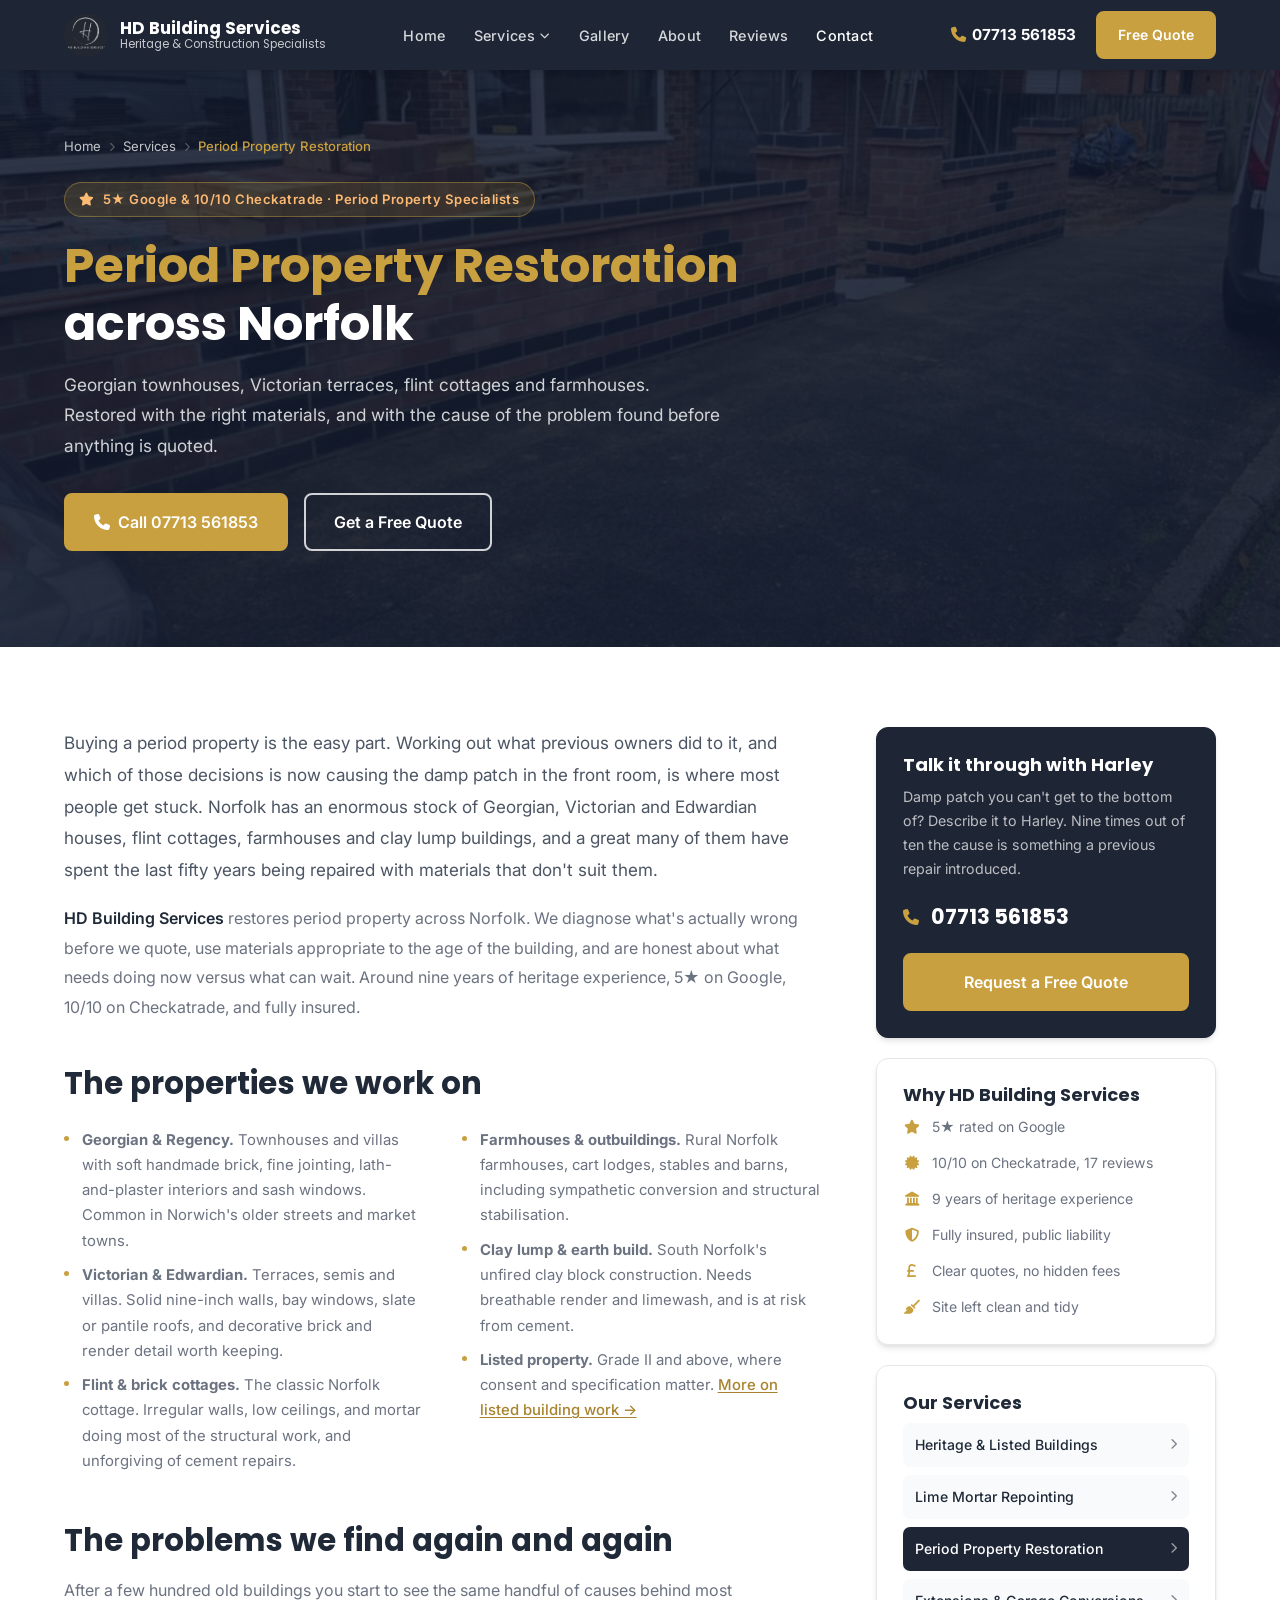
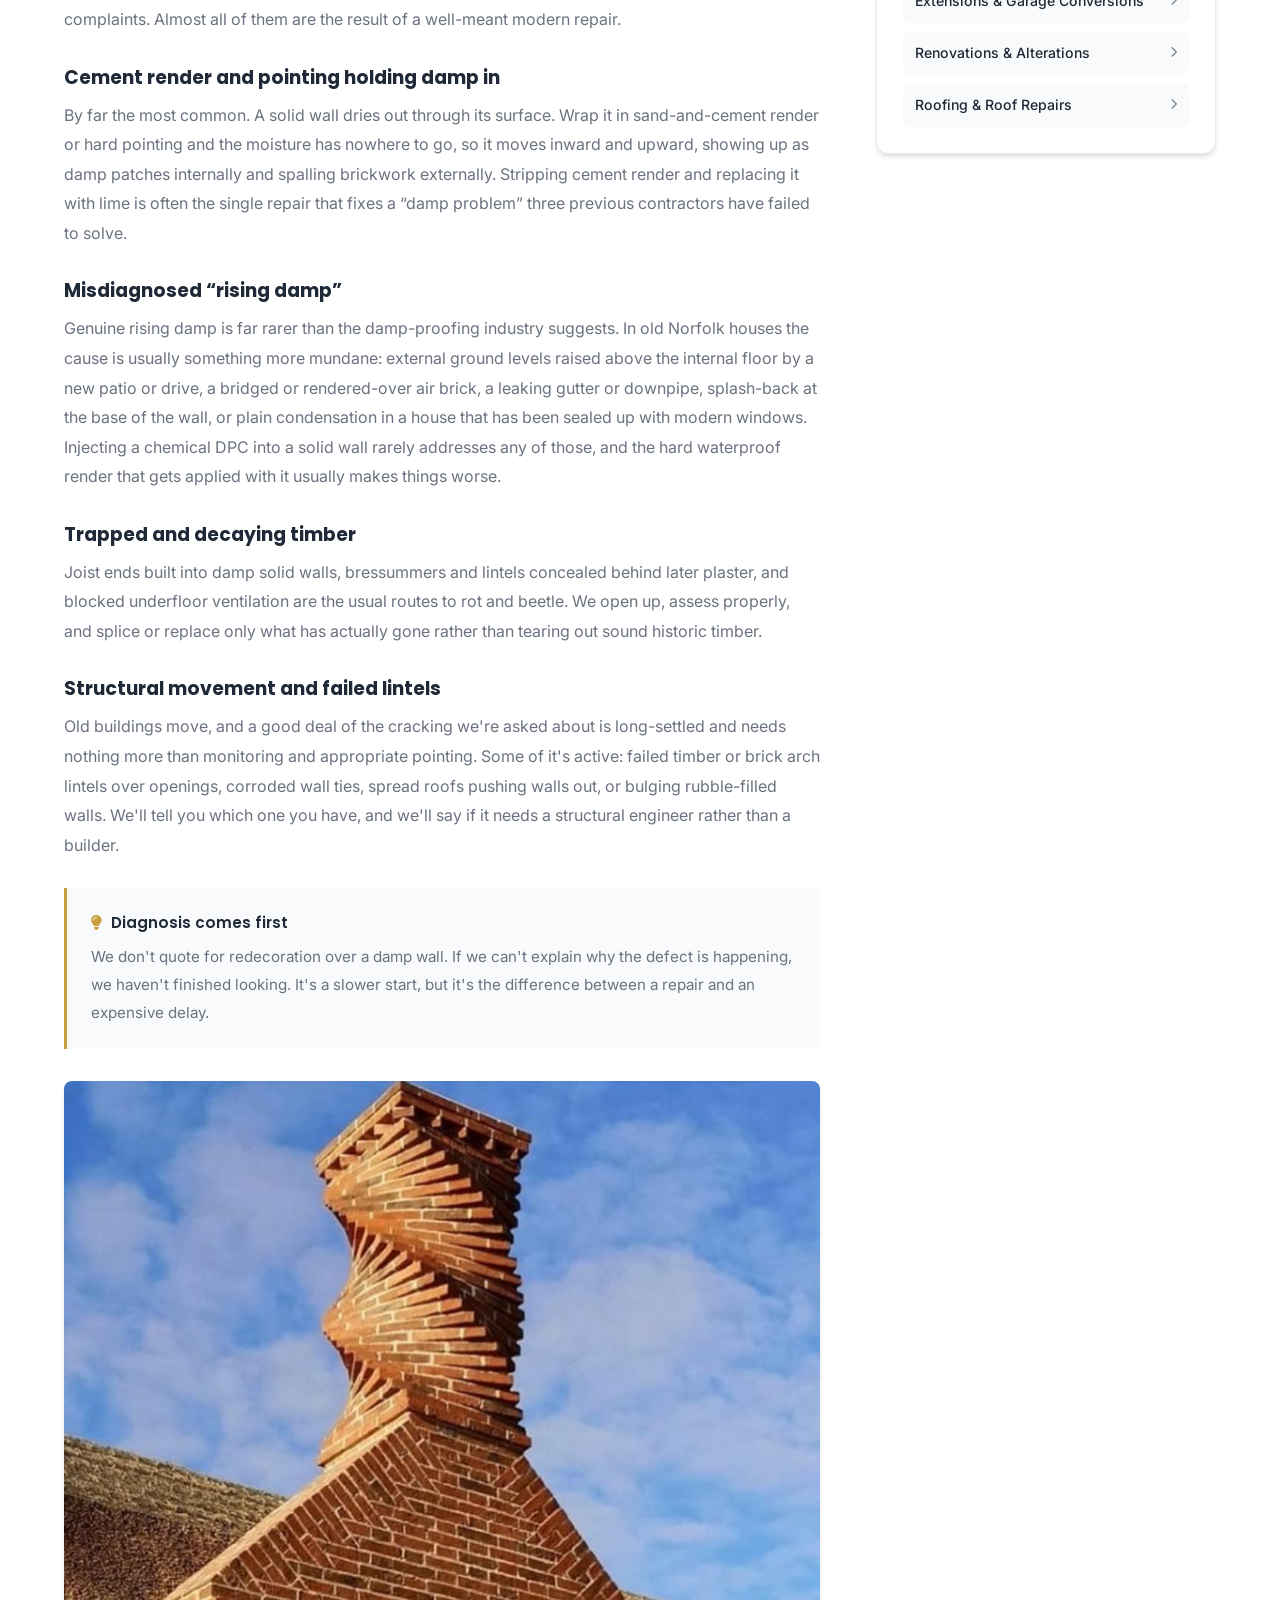
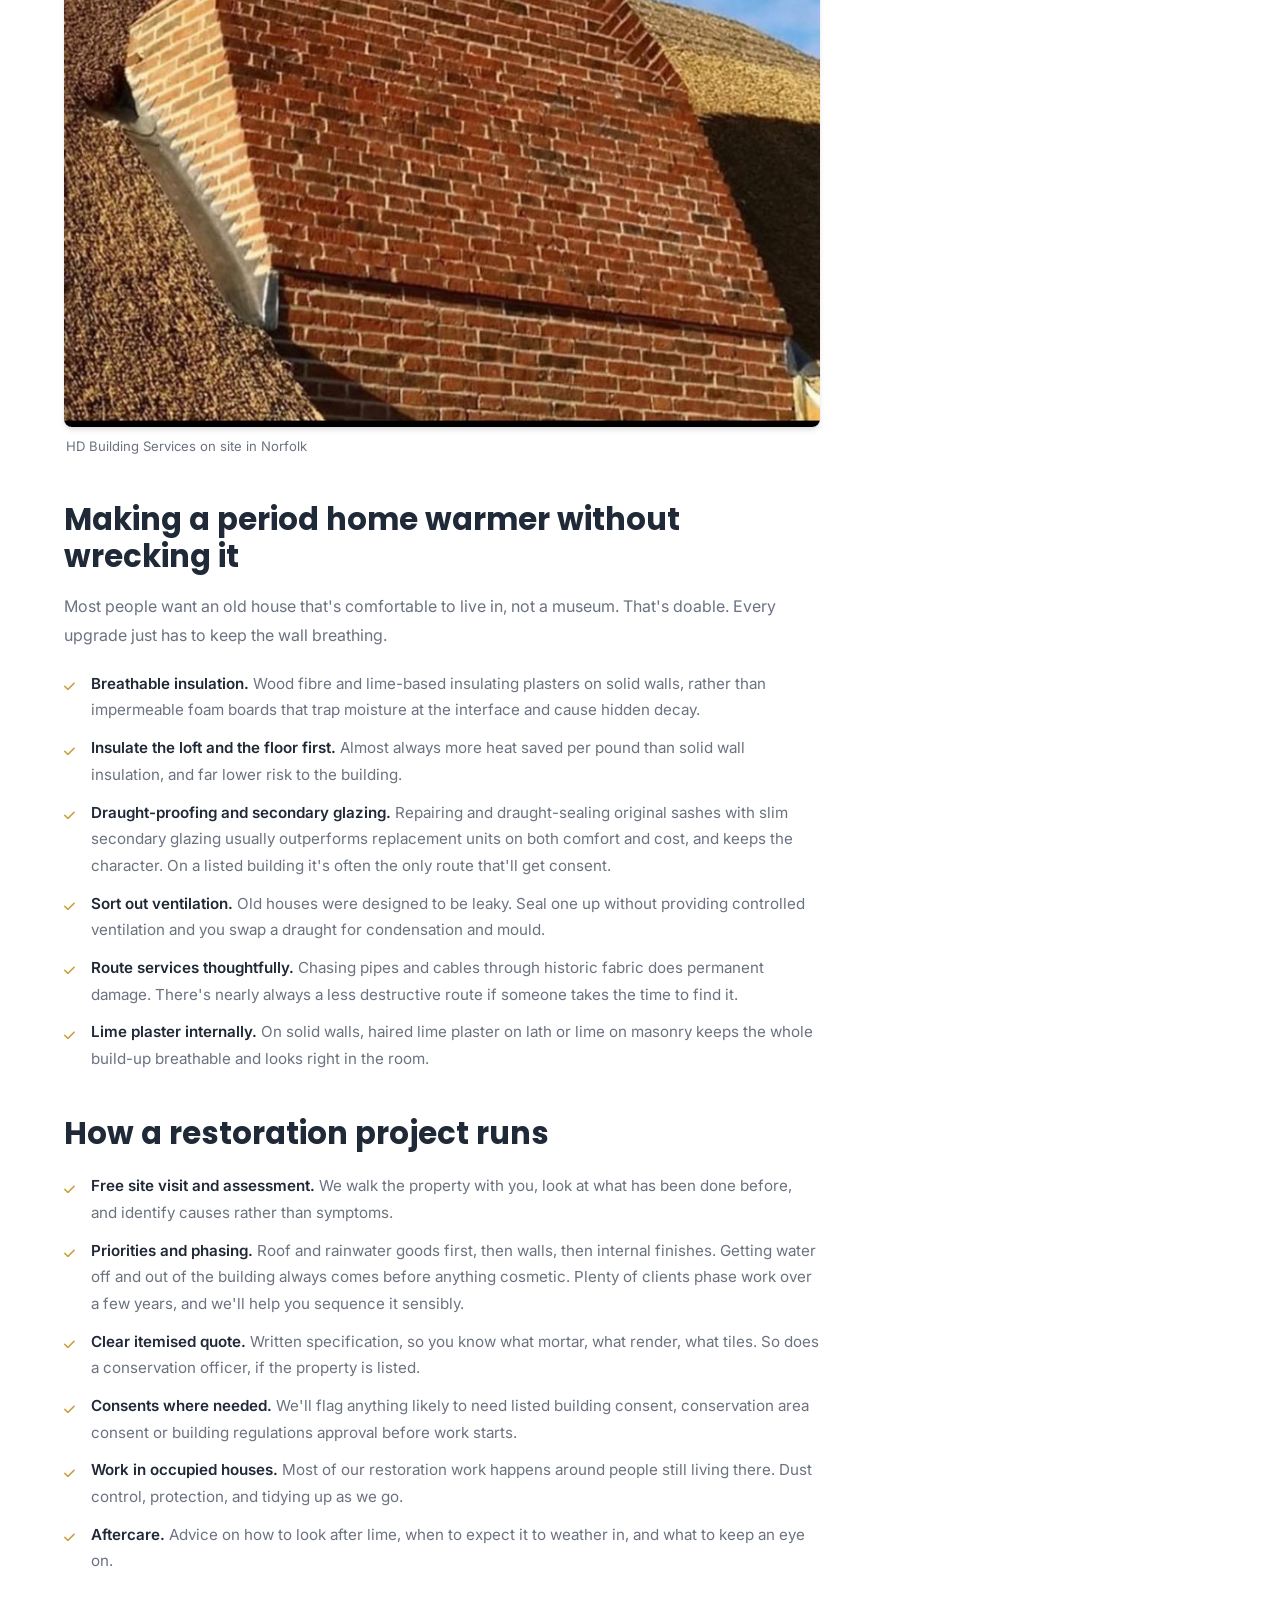
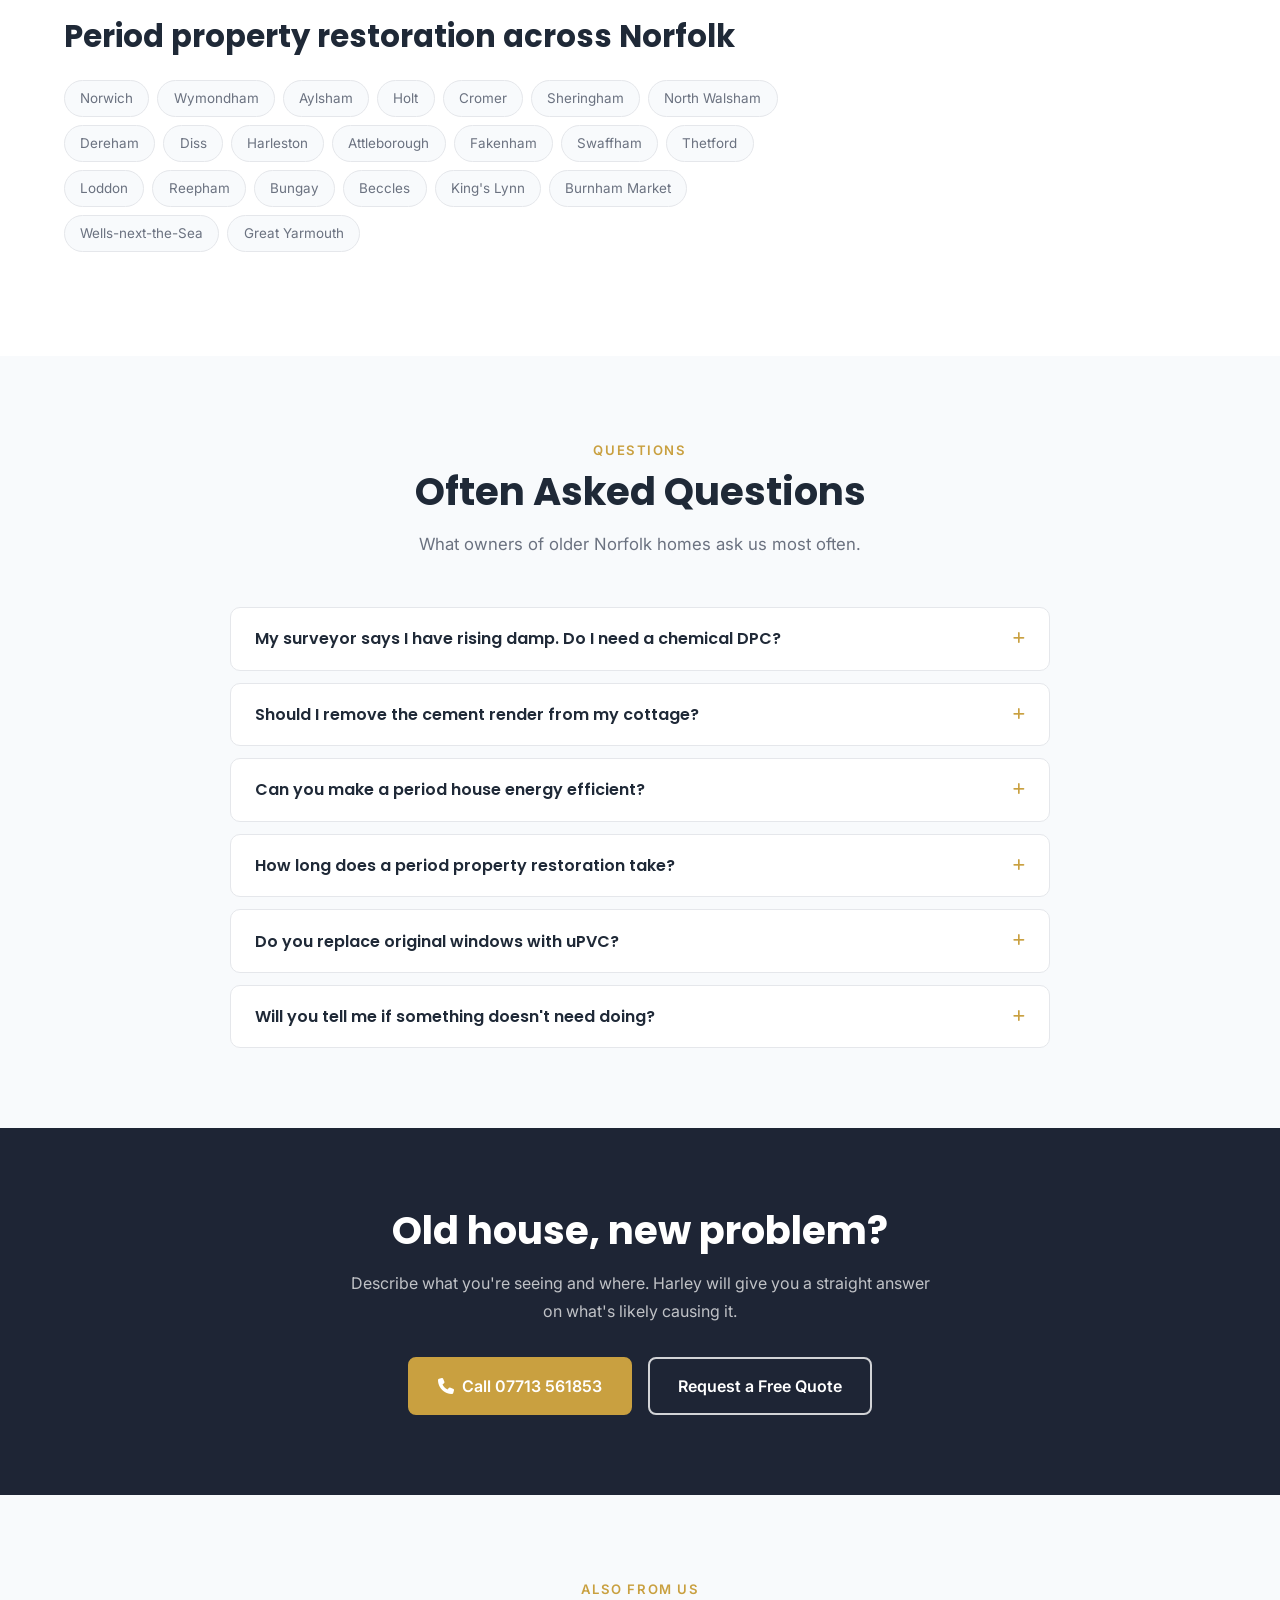
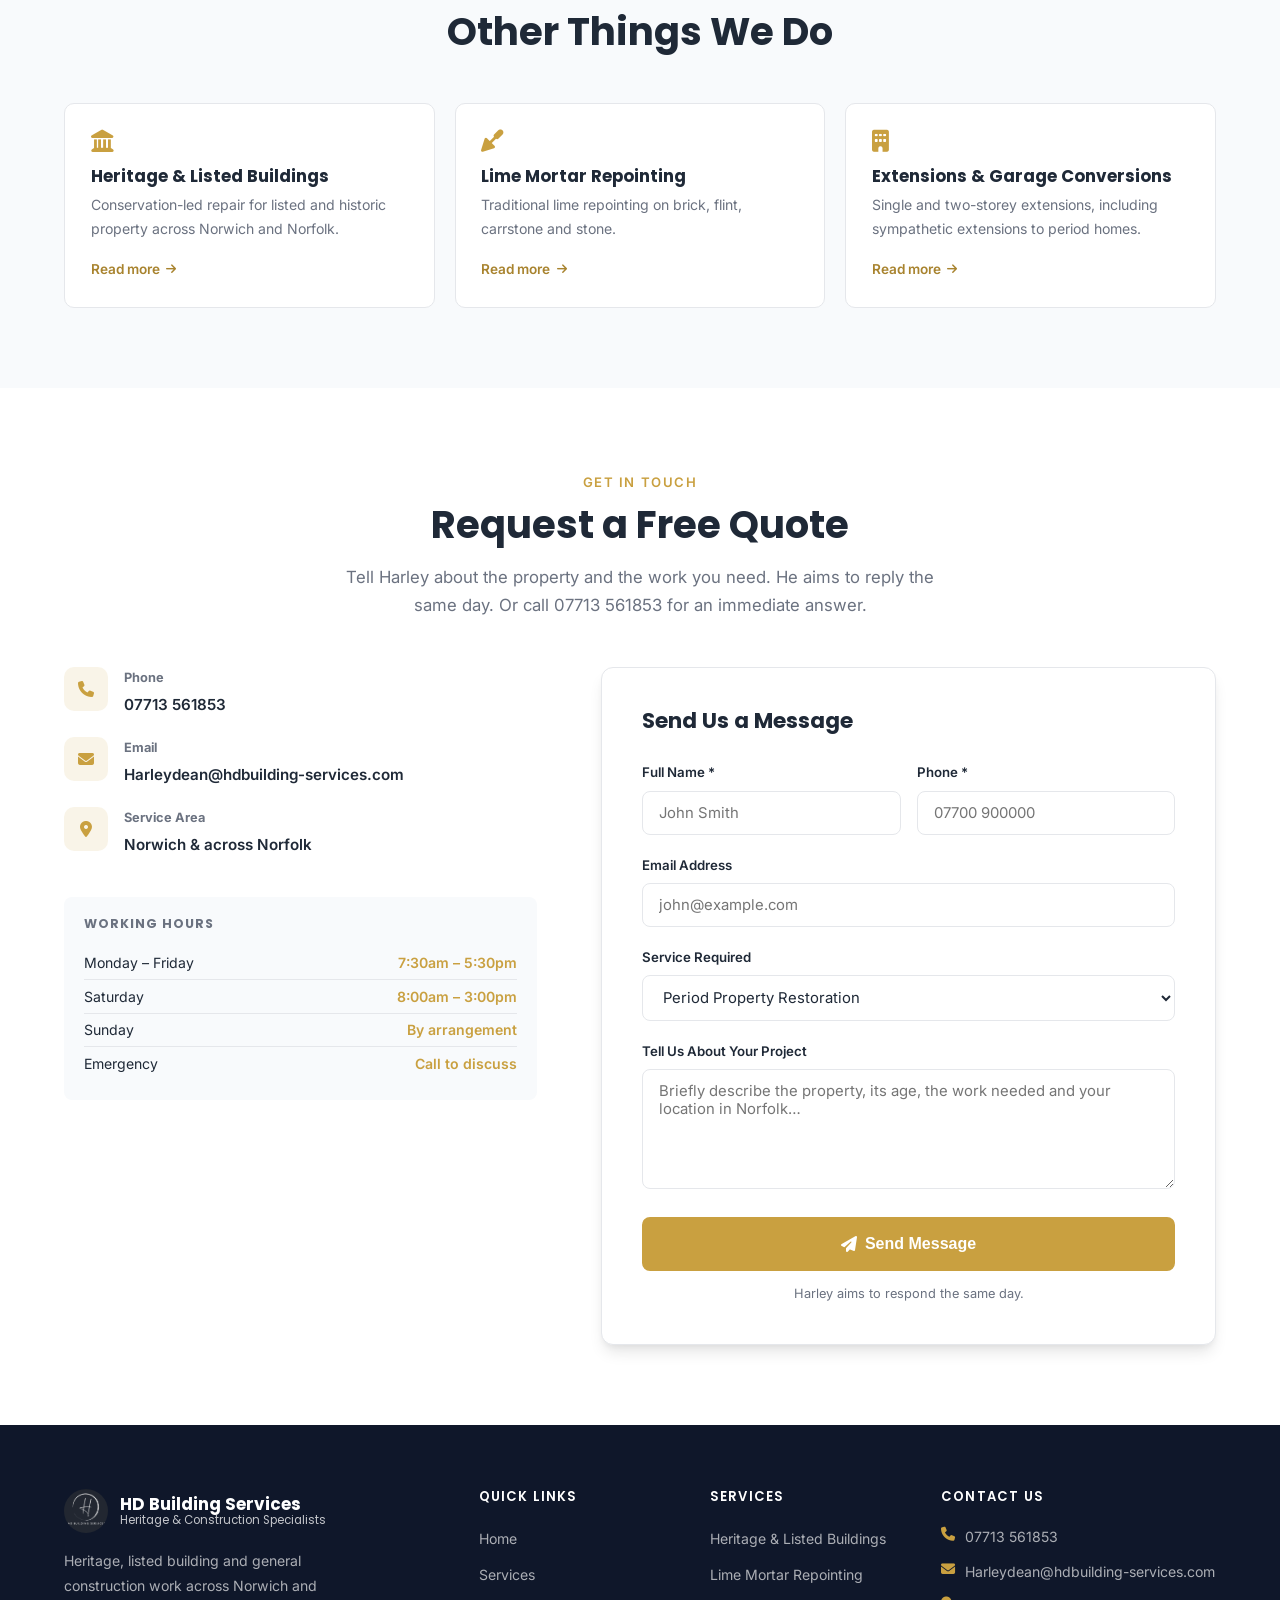
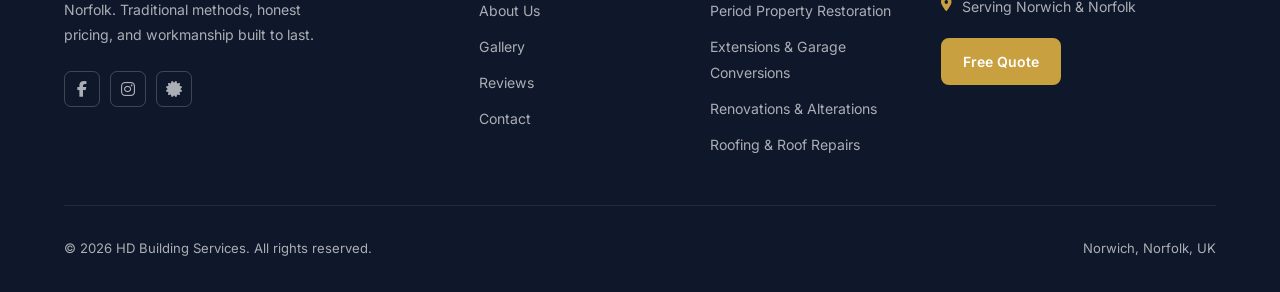
<file: period-property-restoration-norfolk.html>
<!DOCTYPE html>
<html lang="en">
<head>
  <meta charset="UTF-8" />
  <meta name="viewport" content="width=device-width, initial-scale=1.0" />

  <!-- SEO -->
  <title>Period Property Restoration Norfolk | Georgian, Victorian &amp; Cottage Specialists</title>
  <meta name="description" content="Period property restoration across Norfolk and Norwich. Georgian, Victorian, Edwardian, flint cottages and farmhouses. Damp diagnosis, lime render, sympathetic modernisation. Fully insured. Call 07713 561853." />
  <meta name="keywords" content="period property restoration Norfolk, period home renovation Norwich, Victorian house restoration Norfolk, Georgian property restoration Norwich, cottage restoration Norfolk, old house specialist Norfolk, damp period property Norwich" />

  <!-- Canonical -->
  <link rel="canonical" href="https://hdbuildingservices.co.uk/period-property-restoration-norfolk.html" />

  <!-- Open Graph -->
  <meta property="og:title"       content="Period Property Restoration Norfolk | Georgian, Victorian &amp; Cottage Specialists" />
  <meta property="og:description" content="Period property restoration across Norfolk and Norwich. Georgian, Victorian, Edwardian, flint cottages and farmhouses. Damp diagnosis, lime render, sympathetic modernisation. Fully insured. Call 07713 561853." />
  <meta property="og:image"       content="https://hdbuildingservices.co.uk/images/hero-bg.jpg" />
  <meta property="og:url"         content="https://hdbuildingservices.co.uk/period-property-restoration-norfolk.html" />
  <meta property="og:type"        content="website" />
  <meta property="og:locale"      content="en_GB" />

  <!-- Schema: Breadcrumbs + Service + FAQ -->
  <script type="application/ld+json">
{
  "@context": "https://schema.org",
  "@graph": [
    {
      "@type": "BreadcrumbList",
      "itemListElement": [
        {
          "@type": "ListItem",
          "position": 1,
          "name": "Home",
          "item": "https://hdbuildingservices.co.uk/"
        },
        {
          "@type": "ListItem",
          "position": 2,
          "name": "Services",
          "item": "https://hdbuildingservices.co.uk/#services"
        },
        {
          "@type": "ListItem",
          "position": 3,
          "name": "Period Property Restoration",
          "item": "https://hdbuildingservices.co.uk/period-property-restoration-norfolk.html"
        }
      ]
    },
    {
      "@type": "Service",
      "name": "Period Property Restoration",
      "alternateName": [
        "Period Home Restoration",
        "Old Building Restoration",
        "Historic House Repair"
      ],
      "description": "Restoration and sympathetic repair of period property across Norfolk, including Georgian, Victorian and Edwardian houses, flint cottages, farmhouses and clay lump buildings.",
      "serviceType": "Period Property Restoration",
      "url": "https://hdbuildingservices.co.uk/period-property-restoration-norfolk.html",
      "provider": {
        "@type": "LocalBusiness",
        "name": "HD Building Services",
        "image": "https://hdbuildingservices.co.uk/images/logo.jpg",
        "telephone": "+447713561853",
        "email": "Harleydean@hdbuilding-services.com",
        "url": "https://hdbuildingservices.co.uk",
        "address": {
          "@type": "PostalAddress",
          "addressLocality": "Norwich",
          "addressRegion": "Norfolk",
          "addressCountry": "GB"
        },
        "priceRange": "££"
      },
      "areaServed": [
        {
          "@type": "City",
          "name": "Norwich"
        },
        {
          "@type": "AdministrativeArea",
          "name": "Norfolk"
        }
      ],
      "audience": {
        "@type": "Audience",
        "audienceType": "Homeowners and property owners"
      }
    },
    {
      "@type": "FAQPage",
      "mainEntity": [
        {
          "@type": "Question",
          "name": "My surveyor says I have rising damp. Do I need a chemical DPC?",
          "acceptedAnswer": {
            "@type": "Answer",
            "text": "Possibly not. In old solid-walled Norfolk houses, what gets diagnosed as rising damp is much more often penetrating damp, raised external ground levels, a bridged or blocked air brick, a leaking gutter, or condensation in a house that has been sealed up with modern windows and doors. Injecting a chemical damp-proof course into a solid wall doesn't address any of those, and the waterproof render usually applied alongside it can make matters worse by trapping moisture. We would rather find the actual cause first. Sometimes that's a fifty pound gutter repair rather than a four figure damp-proofing contract."
          }
        },
        {
          "@type": "Question",
          "name": "Should I remove the cement render from my cottage?",
          "acceptedAnswer": {
            "@type": "Answer",
            "text": "If it's cracked, hollow-sounding or blown, and you have damp inside, then usually yes. Cement render on a solid or clay lump wall stops the wall drying and often causes the very problem it was applied to solve. Replacing it with lime render and limewash lets the wall breathe again. If the render is sound and you have no damp, there may be no urgency. We'll give you an honest view rather than automatically quoting for the biggest job."
          }
        },
        {
          "@type": "Question",
          "name": "Can you make a period house energy efficient?",
          "acceptedAnswer": {
            "@type": "Answer",
            "text": "A lot more comfortable, yes, and without damaging it, provided the work keeps the walls breathable. Loft and floor insulation, draught-proofing, repairing and secondary-glazing original sashes, and breathable wood fibre or lime insulating plaster on solid walls all help. What we would avoid is sealing an old building up with impermeable foam insulation and no ventilation strategy. That's how you turn a draughty but dry house into a warm, mouldy one."
          }
        },
        {
          "@type": "Question",
          "name": "How long does a period property restoration take?",
          "acceptedAnswer": {
            "@type": "Answer",
            "text": "It varies a lot with scope. A single elevation of render and repointing might be a few weeks; a whole-house programme on a farmhouse can run across a season or more, and external lime work is limited to the warmer months. Many clients phase the work over two or three years, dealing with roof and rainwater first and spreading the rest. We're happy to quote it that way and to sequence it so nothing gets done twice."
          }
        },
        {
          "@type": "Question",
          "name": "Do you replace original windows with uPVC?",
          "acceptedAnswer": {
            "@type": "Answer",
            "text": "No. Original sashes and casements can nearly always be repaired, draught-proofed and fitted with slim secondary glazing for less than the cost of replacement, with a much better result. On a listed building or in a conservation area, replacement is often not permitted anyway."
          }
        },
        {
          "@type": "Question",
          "name": "Will you tell me if something doesn't need doing?",
          "acceptedAnswer": {
            "@type": "Answer",
            "text": "Yes. A lot of cracking in old buildings is historic and settled, and a lot of tired-looking pointing has years left in it. Good conservation practice is minimum necessary intervention, and it's also the reason our customers come back. Our Checkatrade and Google reviews are worth more to us than one oversized invoice."
          }
        }
      ]
    }
  ]
}
  </script>

  <!-- Favicon -->
  <link rel="icon" type="image/jpeg" href="images/logo.jpg" />

  <!-- Fonts - non-render-blocking -->
  <link rel="preconnect" href="https://fonts.googleapis.com" />
  <link rel="preconnect" href="https://fonts.gstatic.com" crossorigin />
  <link rel="preload" as="style"
        href="https://fonts.googleapis.com/css2?family=Inter:wght@400;500;600&family=Poppins:wght@600;700&display=swap"
        onload="this.onload=null;this.rel='stylesheet'" />
  <noscript>
    <link href="https://fonts.googleapis.com/css2?family=Inter:wght@400;500;600&family=Poppins:wght@600;700&display=swap" rel="stylesheet" />
  </noscript>

  <!-- Icons - non-render-blocking -->
  <link rel="preload" as="style"
        href="https://cdnjs.cloudflare.com/ajax/libs/font-awesome/6.5.0/css/all.min.css"
        onload="this.onload=null;this.rel='stylesheet'" />
  <noscript>
    <link rel="stylesheet" href="https://cdnjs.cloudflare.com/ajax/libs/font-awesome/6.5.0/css/all.min.css" />
  </noscript>

  <!-- Preload hero image (improves LCP score) -->
  <link rel="preload" as="image" href="images/hero-bg.jpg" />

  <link rel="stylesheet" href="style.css" />
</head>

<body>

<header class="site-header" id="site-header">
  <div class="container">
    <nav class="nav-inner">

      <!-- Logo -->
      <a href="index.html" class="nav-logo">
        <img src="images/logo.jpg" alt="HD Building Services"
             style="height:44px;width:44px;border-radius:50%;object-fit:cover;flex-shrink:0;" />
        <div class="logo-text">
          HD Building Services
          <span class="logo-subtitle">Heritage &amp; Construction Specialists</span>
        </div>
      </a>

      <!-- Desktop nav -->
      <ul class="nav-links">
        <li><a href="index.html">Home</a></li>
        <li class="has-dropdown">
          <a href="index.html#services">Services <i class="fa-solid fa-chevron-down"></i></a>
          <div class="dropdown-menu">
          <a href="heritage-building-services-norwich.html"><i class="fa-solid fa-landmark"></i><div>Heritage &amp; Listed Buildings<span>Conservation-led repair</span></div></a>
          <a href="lime-mortar-repointing-norwich.html"><i class="fa-solid fa-trowel"></i><div>Lime Mortar Repointing<span>Traditional brick &amp; flint</span></div></a>
          <a href="period-property-restoration-norfolk.html"><i class="fa-solid fa-house-chimney-window"></i><div>Period Property Restoration<span>Georgian, Victorian &amp; cottages</span></div></a>
          <a href="extensions-norwich.html"><i class="fa-solid fa-building"></i><div>Extensions &amp; Garage Conversions<span>Single &amp; two-storey</span></div></a>
          <a href="property-renovations-norwich.html"><i class="fa-solid fa-hammer"></i><div>Renovations &amp; Alterations<span>Refurbishment &amp; structural work</span></div></a>
          <a href="roofing-norwich.html"><i class="fa-solid fa-house-crack"></i><div>Roofing &amp; Roof Repairs<span>Pitched, flat &amp; heritage</span></div></a>
          </div>
        </li>
        <li><a href="index.html#gallery">Gallery</a></li>
        <li><a href="index.html#about">About</a></li>
        <li><a href="index.html#reviews">Reviews</a></li>
        <li><a href="#quote">Contact</a></li>
      </ul>

      <!-- CTA -->
      <div class="nav-right">
        <a href="tel:07713561853" class="nav-phone">
          <i class="fa-solid fa-phone"></i> 07713 561853
        </a>
        <a href="#quote" class="btn btn-primary" style="padding:.625rem 1.25rem;font-size:.875rem;">
          Free Quote
        </a>
      </div>

      <!-- Hamburger (mobile) -->
      <button class="hamburger" id="hamburger" aria-label="Open menu">
        <span></span><span></span><span></span>
      </button>

    </nav>
  </div>

  <!-- Mobile menu -->
  <div class="mobile-menu" id="mobile-menu">
    <a class="mobile-phone" href="tel:07713561853">
      <i class="fa-solid fa-phone"></i> 07713 561853
    </a>
    <a href="index.html" onclick="closeMobileMenu()">Home</a>
    <span class="submenu-label">Services</span>
    <a class="sub" href="heritage-building-services-norwich.html" onclick="closeMobileMenu()">Heritage &amp; Listed Buildings</a>
    <a class="sub" href="lime-mortar-repointing-norwich.html" onclick="closeMobileMenu()">Lime Mortar Repointing</a>
    <a class="sub" href="period-property-restoration-norfolk.html" onclick="closeMobileMenu()">Period Property Restoration</a>
    <a class="sub" href="extensions-norwich.html" onclick="closeMobileMenu()">Extensions &amp; Garage Conversions</a>
    <a class="sub" href="property-renovations-norwich.html" onclick="closeMobileMenu()">Renovations &amp; Alterations</a>
    <a class="sub" href="roofing-norwich.html" onclick="closeMobileMenu()">Roofing &amp; Roof Repairs</a>
    <a href="index.html#gallery" onclick="closeMobileMenu()">Gallery</a>
    <a href="index.html#about"   onclick="closeMobileMenu()">About</a>
    <a href="index.html#reviews" onclick="closeMobileMenu()">Reviews</a>
    <a href="#quote"             onclick="closeMobileMenu()">Contact &amp; Free Quote</a>
  </div>
</header>


<!-- ================================================================
  PAGE HERO
  ================================================================ -->
<section class="page-hero">
  <div class="container">
    <div class="page-hero-inner">

      <nav class="breadcrumbs" aria-label="Breadcrumb">
        <a href="index.html">Home</a>
        <i class="fa-solid fa-chevron-right"></i>
        <a href="index.html#services">Services</a>
        <i class="fa-solid fa-chevron-right"></i>
        <span aria-current="page">Period Property Restoration</span>
      </nav>

      <div class="hero-badge">
        <i class="fa-solid fa-star"></i>
        5&#9733; Google &amp; 10/10 Checkatrade &middot; Period Property Specialists
      </div>

      <h1><span>Period Property Restoration</span> across Norfolk</h1>

      <p class="page-hero-sub">Georgian townhouses, Victorian terraces, flint cottages and farmhouses. Restored with the right materials, and with the cause of the problem found before anything is quoted.</p>

      <div class="hero-actions">
        <a href="tel:07713561853" class="btn btn-primary">
          <i class="fa-solid fa-phone"></i> Call 07713 561853
        </a>
        <a href="#quote" class="btn btn-outline">Get a Free Quote</a>
      </div>

    </div>
  </div>
</section>


<!-- ================================================================
  MAIN CONTENT
  ================================================================ -->
<section class="page-content">
  <div class="container">
    <div class="content-grid">

      <article class="prose">
        <p>
          Buying a period property is the easy part. Working out what previous owners did to it, and which of those decisions is now causing the damp patch in the front room, is where most people get stuck. Norfolk has an enormous stock of Georgian, Victorian and Edwardian houses, flint cottages,
          farmhouses and clay lump buildings, and a great many of them have spent the last fifty years being
          repaired with materials that don't suit them.
        </p>
        <p>
          <strong>HD Building Services</strong> restores period property across Norfolk. We diagnose what's actually
          wrong before we quote, use materials appropriate to the age of the building, and are honest about
          what needs doing now versus what can wait. Around nine years of heritage experience, 5&#9733; on
          Google, 10/10 on Checkatrade, and fully insured.
        </p>

        <h2 id="properties">The properties we work on</h2>
                <ul class="split-list">
          <li><strong>Georgian &amp; Regency.</strong> Townhouses and villas with soft handmade brick, fine jointing, lath-and-plaster interiors and sash windows. Common in Norwich's older streets and market towns.</li>
          <li><strong>Victorian &amp; Edwardian.</strong> Terraces, semis and villas. Solid nine-inch walls, bay windows, slate or pantile roofs, and decorative brick and render detail worth keeping.</li>
          <li><strong>Flint &amp; brick cottages.</strong> The classic Norfolk cottage. Irregular walls, low ceilings, and mortar doing most of the structural work, and unforgiving of cement repairs.</li>
          <li><strong>Farmhouses &amp; outbuildings.</strong> Rural Norfolk farmhouses, cart lodges, stables and barns, including sympathetic conversion and structural stabilisation.</li>
          <li><strong>Clay lump &amp; earth build.</strong> South Norfolk's unfired clay block construction. Needs breathable render and limewash, and is at risk from cement.</li>
          <li><strong>Listed property.</strong> Grade II and above, where consent and specification matter. <a href="heritage-building-services-norwich.html">More on listed building work &rarr;</a></li>
        </ul>

        <h2 id="problems">The problems we find again and again</h2>
        <p>
          After a few hundred old buildings you start to see the same handful of causes behind most
          complaints. Almost all of them are the result of a well-meant modern repair.
        </p>

        <h3>Cement render and pointing holding damp in</h3>
        <p>
          By far the most common. A solid wall dries out through its surface. Wrap it in sand-and-cement
          render or hard pointing and the moisture has nowhere to go, so it moves inward and upward, showing
          up as damp patches internally and spalling brickwork externally. Stripping cement render and
          replacing it with lime is often the single repair that fixes a &ldquo;damp problem&rdquo; three previous
          contractors have failed to solve.
        </p>

        <h3>Misdiagnosed &ldquo;rising damp&rdquo;</h3>
        <p>
          Genuine rising damp is far rarer than the damp-proofing industry suggests. In old Norfolk houses
          the cause is usually something more mundane: external ground levels raised above the internal floor
          by a new patio or drive, a bridged or rendered-over air brick, a leaking gutter or downpipe,
          splash-back at the base of the wall, or plain condensation in a house that has been sealed up with
          modern windows. Injecting a chemical DPC into a solid wall rarely addresses any of those, and the
          hard waterproof render that gets applied with it usually makes things worse.
        </p>

        <h3>Trapped and decaying timber</h3>
        <p>
          Joist ends built into damp solid walls, bressummers and lintels concealed behind later plaster, and
          blocked underfloor ventilation are the usual routes to rot and beetle. We open up, assess properly,
          and splice or replace only what has actually gone rather than tearing out sound historic timber.
        </p>

        <h3>Structural movement and failed lintels</h3>
        <p>
          Old buildings move, and a good deal of the cracking we're asked about is long-settled and needs
          nothing more than monitoring and appropriate pointing. Some of it's active: failed timber or brick arch lintels over openings, corroded wall ties, spread roofs pushing walls out, or bulging
          rubble-filled walls. We'll tell you which one you have, and we'll say if it needs a structural
          engineer rather than a builder.
        </p>

        <div class="callout">
          <div class="callout-title"><i class="fa-solid fa-lightbulb"></i> Diagnosis comes first</div>
          <p>
            We don't quote for redecoration over a damp wall. If we can't explain why the defect is
            happening, we haven't finished looking. It's a slower start, but it's the difference between a
            repair and an expensive delay.
          </p>
        </div>

        <!-- TODO: swap for a photo of this specific type of work -->
        <figure class="content-figure">
          <img loading="lazy" src="images/image-1.jpg" alt="HD Building Services on site in Norfolk" />
          <figcaption>HD Building Services on site in Norfolk</figcaption>
        </figure>

        <h2 id="modernising">Making a period home warmer without wrecking it</h2>
        <p>
          Most people want an old house that's comfortable to live in, not a museum. That's doable. Every upgrade just has to keep the wall breathing.
        </p>
        <ul class="check-list">
          <li><strong>Breathable insulation.</strong> Wood fibre and lime-based insulating plasters on solid walls,
          rather than impermeable foam boards that trap moisture at the interface and cause hidden decay.</li>
          <li><strong>Insulate the loft and the floor first.</strong> Almost always more heat saved per pound than solid
          wall insulation, and far lower risk to the building.</li>
          <li><strong>Draught-proofing and secondary glazing.</strong> Repairing and draught-sealing original sashes with
          slim secondary glazing usually outperforms replacement units on both comfort and cost, and keeps the character. On a listed building it's often the only route that'll get consent.</li>
          <li><strong>Sort out ventilation.</strong> Old houses were designed to be leaky. Seal one up without providing
          controlled ventilation and you swap a draught for condensation and mould.</li>
          <li><strong>Route services thoughtfully.</strong> Chasing pipes and cables through historic fabric does permanent
          damage. There's nearly always a less destructive route if someone takes the time to find it.</li>
          <li><strong>Lime plaster internally.</strong> On solid walls, haired lime plaster on lath or lime on masonry
          keeps the whole build-up breathable and looks right in the room.</li>
        </ul>

        <h2 id="process">How a restoration project runs</h2>
        <ul class="check-list">
          <li><strong>Free site visit and assessment.</strong> We walk the property with you, look at what has been done
          before, and identify causes rather than symptoms.</li>
          <li><strong>Priorities and phasing.</strong> Roof and rainwater goods first, then walls, then internal finishes.
          Getting water off and out of the building always comes before anything cosmetic. Plenty of clients
          phase work over a few years, and we'll help you sequence it sensibly.</li>
          <li><strong>Clear itemised quote.</strong> Written specification, so you know what mortar, what render, what tiles. So does a conservation officer, if the property is listed.</li>
          <li><strong>Consents where needed.</strong> We'll flag anything likely to need listed building consent,
          conservation area consent or building regulations approval before work starts.</li>
          <li><strong>Work in occupied houses.</strong> Most of our restoration work happens around people still living
          there. Dust control, protection, and tidying up as we go.</li>
          <li><strong>Aftercare.</strong> Advice on how to look after lime, when to expect it to weather in, and what to
          keep an eye on.</li>
        </ul>

        <h2 id="areas">Period property restoration across Norfolk</h2>
        <div class="areas-list">
          <span>Norwich</span><span>Wymondham</span><span>Aylsham</span><span>Holt</span>
          <span>Cromer</span><span>Sheringham</span><span>North Walsham</span><span>Dereham</span>
          <span>Diss</span><span>Harleston</span><span>Attleborough</span><span>Fakenham</span>
          <span>Swaffham</span><span>Thetford</span><span>Loddon</span><span>Reepham</span>
          <span>Bungay</span><span>Beccles</span><span>King's Lynn</span><span>Burnham Market</span>
          <span>Wells-next-the-Sea</span><span>Great Yarmouth</span>
        </div>
      </article>

      <aside class="page-sidebar">

        <div class="sidebar-card sidebar-card--dark">
          <h3>Talk it through with Harley</h3>
          <p>Damp patch you can't get to the bottom of? Describe it to Harley. Nine times out of ten the cause is something a previous repair introduced.</p>
          <a class="sidebar-phone" href="tel:07713561853">
            <i class="fa-solid fa-phone"></i> 07713 561853
          </a>
          <a href="#quote" class="btn btn-primary">Request a Free Quote</a>
        </div>

        <div class="sidebar-card">
          <h3>Why HD Building Services</h3>
          <div class="sidebar-trust">
            <div><i class="fa-solid fa-star"></i> 5&#9733; rated on Google</div>
            <div><i class="fa-solid fa-certificate"></i> 10/10 on Checkatrade, 17 reviews</div>
            <div><i class="fa-solid fa-landmark"></i> 9 years of heritage experience</div>
            <div><i class="fa-solid fa-shield-halved"></i> Fully insured, public liability</div>
            <div><i class="fa-solid fa-sterling-sign"></i> Clear quotes, no hidden fees</div>
            <div><i class="fa-solid fa-broom"></i> Site left clean and tidy</div>
          </div>
        </div>

        <div class="sidebar-card">
          <h3>Our Services</h3>
          <div class="sidebar-list">
          <a href="heritage-building-services-norwich.html">Heritage &amp; Listed Buildings <i class="fa-solid fa-chevron-right"></i></a>
          <a href="lime-mortar-repointing-norwich.html">Lime Mortar Repointing <i class="fa-solid fa-chevron-right"></i></a>
          <a href="period-property-restoration-norfolk.html" aria-current="page">Period Property Restoration <i class="fa-solid fa-chevron-right"></i></a>
          <a href="extensions-norwich.html">Extensions &amp; Garage Conversions <i class="fa-solid fa-chevron-right"></i></a>
          <a href="property-renovations-norwich.html">Renovations &amp; Alterations <i class="fa-solid fa-chevron-right"></i></a>
          <a href="roofing-norwich.html">Roofing &amp; Roof Repairs <i class="fa-solid fa-chevron-right"></i></a>
          </div>
        </div>

      </aside>

    </div>
  </div>
</section>


<!-- ================================================================
  FAQ
  ================================================================ -->
<section class="faq-section">
  <div class="container">

    <div class="section-header center">
      <span class="section-label">Questions</span>
      <h2 class="section-title">Often Asked Questions</h2>
      <p class="section-subtitle">What owners of older Norfolk homes ask us most often.</p>
    </div>

    <div class="faq-list">
        <div class="faq-item">
          <button class="faq-question" type="button">
            My surveyor says I have rising damp. Do I need a chemical DPC?
            <i class="fa-solid fa-plus"></i>
          </button>
          <div class="faq-answer">
            <div class="faq-answer-inner">
              <p>
                Possibly not. In old solid-walled Norfolk houses, what gets diagnosed as rising damp is much more
                often penetrating damp, raised external ground levels, a bridged or blocked air brick, a leaking
                gutter, or condensation in a house that has been sealed up with modern windows and doors.
              </p>
              <p>
                Injecting a chemical damp-proof course into a solid wall doesn't address any of those, and the
                waterproof render usually applied alongside it can make matters worse by trapping moisture. We
                would rather find the actual cause first. Sometimes that's a fifty pound gutter repair rather
                than a four figure damp-proofing contract.
              </p>
            </div>
          </div>
        </div>
        <div class="faq-item">
          <button class="faq-question" type="button">
            Should I remove the cement render from my cottage?
            <i class="fa-solid fa-plus"></i>
          </button>
          <div class="faq-answer">
            <div class="faq-answer-inner">
              <p>
                If it's cracked, hollow-sounding or blown, and you have damp inside, then usually yes.
                Cement render on a solid or clay lump wall stops the wall drying and often causes the very
                problem it was applied to solve. Replacing it with lime render and limewash lets the wall
                breathe again.
              </p>
              <p>
                If the render is sound and you have no damp, there may be no urgency. We'll give you an honest
                view rather than automatically quoting for the biggest job.
              </p>
            </div>
          </div>
        </div>
        <div class="faq-item">
          <button class="faq-question" type="button">
            Can you make a period house energy efficient?
            <i class="fa-solid fa-plus"></i>
          </button>
          <div class="faq-answer">
            <div class="faq-answer-inner">
              <p>
                A lot more comfortable, yes, and without damaging it, provided the work keeps the walls
                breathable. Loft and floor insulation, draught-proofing, repairing and secondary-glazing original
                sashes, and breathable wood fibre or lime insulating plaster on solid walls all help.
              </p>
              <p>
                What we would avoid is sealing an old building up with impermeable foam insulation and no
                ventilation strategy. That's how you turn a draughty but dry house into a warm, mouldy one.
              </p>
            </div>
          </div>
        </div>
        <div class="faq-item">
          <button class="faq-question" type="button">
            How long does a period property restoration take?
            <i class="fa-solid fa-plus"></i>
          </button>
          <div class="faq-answer">
            <div class="faq-answer-inner">
              <p>
                It varies a lot with scope. A single elevation of render and repointing might be a few weeks;
                a whole-house programme on a farmhouse can run across a season or more, and external lime work is
                limited to the warmer months.
              </p>
              <p>
                Many clients phase the work over two or three years, dealing with roof and rainwater first and
                spreading the rest. We're happy to quote it that way and to sequence it so nothing gets done twice.
              </p>
            </div>
          </div>
        </div>
        <div class="faq-item">
          <button class="faq-question" type="button">
            Do you replace original windows with uPVC?
            <i class="fa-solid fa-plus"></i>
          </button>
          <div class="faq-answer">
            <div class="faq-answer-inner">
              <p>
                No. Original sashes and casements can nearly always be repaired, draught-proofed and fitted with
                slim secondary glazing for less than the cost of replacement, with a much better result. On a
                listed building or in a conservation area, replacement is often not permitted anyway.
              </p>
            </div>
          </div>
        </div>
        <div class="faq-item">
          <button class="faq-question" type="button">
            Will you tell me if something doesn't need doing?
            <i class="fa-solid fa-plus"></i>
          </button>
          <div class="faq-answer">
            <div class="faq-answer-inner">
              <p>
                Yes. A lot of cracking in old buildings is historic and settled, and a lot of tired-looking
                pointing has years left in it. Good conservation practice is minimum necessary intervention, and
                it's also the reason our customers come back. Our Checkatrade and Google reviews are worth more
                to us than one oversized invoice.
              </p>
            </div>
          </div>
        </div>
    </div>

  </div>
</section>


<!-- ================================================================
  CTA BAND
  ================================================================ -->
<section class="cta-band">
  <div class="container">
    <h2>Old house, new problem?</h2>
    <p>Describe what you're seeing and where. Harley will give you a straight answer on what's likely causing it.</p>
    <div class="hero-actions">
      <a href="tel:07713561853" class="btn btn-primary">
        <i class="fa-solid fa-phone"></i> Call 07713 561853
      </a>
      <a href="#quote" class="btn btn-outline">Request a Free Quote</a>
    </div>
  </div>
</section>


<!-- ================================================================
  RELATED SERVICES
  ================================================================ -->
<section class="services">
  <div class="container">

    <div class="section-header center">
      <span class="section-label">Also From Us</span>
      <h2 class="section-title">Other Things We Do</h2>
    </div>

    <div class="related-grid">
        <a class="related-card" href="heritage-building-services-norwich.html">
          <i class="fa-solid fa-landmark related-icon"></i>
          <h3>Heritage &amp; Listed Buildings</h3>
          <p>Conservation-led repair for listed and historic property across Norwich and Norfolk.</p>
          <span class="related-link">Read more <i class="fa-solid fa-arrow-right"></i></span>
        </a>
        <a class="related-card" href="lime-mortar-repointing-norwich.html">
          <i class="fa-solid fa-trowel related-icon"></i>
          <h3>Lime Mortar Repointing</h3>
          <p>Traditional lime repointing on brick, flint, carrstone and stone.</p>
          <span class="related-link">Read more <i class="fa-solid fa-arrow-right"></i></span>
        </a>
        <a class="related-card" href="extensions-norwich.html">
          <i class="fa-solid fa-building related-icon"></i>
          <h3>Extensions &amp; Garage Conversions</h3>
          <p>Single and two-storey extensions, including sympathetic extensions to period homes.</p>
          <span class="related-link">Read more <i class="fa-solid fa-arrow-right"></i></span>
        </a>
    </div>

  </div>
</section>


<!-- ================================================================
  QUOTE FORM
  ================================================================ -->
<section class="contact" id="quote">
  <div class="container">

    <div class="section-header center">
      <span class="section-label">Get In Touch</span>
      <h2 class="section-title">Request a Free Quote</h2>
      <p class="section-subtitle">
        Tell Harley about the property and the work you need. He aims to reply the same day. Or call 07713 561853 for an immediate answer.
      </p>
    </div>

    <div class="contact-grid">

      <div class="contact-info">
        <div class="contact-details">
          <div class="contact-detail">
            <div class="detail-icon"><i class="fa-solid fa-phone"></i></div>
            <div class="detail-body">
              <strong>Phone</strong>
              <span><a href="tel:07713561853">07713 561853</a></span>
            </div>
          </div>
          <div class="contact-detail">
            <div class="detail-icon"><i class="fa-solid fa-envelope"></i></div>
            <div class="detail-body">
              <strong>Email</strong>
              <span><a href="mailto:Harleydean@hdbuilding-services.com">Harleydean@hdbuilding-services.com</a></span>
            </div>
          </div>
          <div class="contact-detail">
            <div class="detail-icon"><i class="fa-solid fa-location-dot"></i></div>
            <div class="detail-body">
              <strong>Service Area</strong>
              <span>Norwich &amp; across Norfolk</span>
            </div>
          </div>
        </div>

        <div class="contact-hours">
          <h4>Working Hours</h4>
          <div class="hours-row"><span>Monday &ndash; Friday</span> <span>7:30am &ndash; 5:30pm</span></div>
          <div class="hours-row"><span>Saturday</span>        <span>8:00am &ndash; 3:00pm</span></div>
          <div class="hours-row"><span>Sunday</span>          <span>By arrangement</span></div>
          <div class="hours-row"><span>Emergency</span>       <span>Call to discuss</span></div>
        </div>
      </div>

      <div class="contact-form-wrapper">
        <h3>Send Us a Message</h3>
        <form id="contact-form" action="mail.php" method="POST" novalidate>

          <div class="hp-field" aria-hidden="true">
            <label for="website">Leave this blank</label>
            <input type="text" id="website" name="website" tabindex="-1" autocomplete="off" />
          </div>
          <input type="hidden" id="form_time" name="form_time" value="" />
          <input type="hidden" name="source" value="Period Property Restoration" />

          <div class="form-row">
            <div class="form-group">
              <label for="name">Full Name *</label>
              <input type="text" id="name" name="name" placeholder="John Smith" required />
            </div>
            <div class="form-group">
              <label for="phone">Phone *</label>
              <input type="tel" id="phone" name="phone" placeholder="07700 900000" required />
            </div>
          </div>

          <div class="form-group">
            <label for="email">Email Address</label>
            <input type="email" id="email" name="email" placeholder="john@example.com" />
          </div>

          <div class="form-group">
            <label for="service">Service Required</label>
            <select id="service" name="service">
              <option>Heritage / Listed Building Work</option>
              <option>Lime Mortar Repointing</option>
              <option selected>Period Property Restoration</option>
              <option>Extension or New Build</option>
              <option>Garage Conversion</option>
              <option>Renovation or Refurbishment</option>
              <option>Structural Alterations</option>
              <option>Roofing &amp; Roof Repairs</option>
              <option>Bricklaying &amp; Blockwork</option>
              <option>Carpentry &amp; Internal Work</option>
              <option>Other / Not Sure</option>
            </select>
          </div>

          <div class="form-group">
            <label for="message">Tell Us About Your Project</label>
            <textarea id="message" name="message"
                      placeholder="Briefly describe the property, its age, the work needed and your location in Norfolk&hellip;"></textarea>
          </div>

          <div class="form-submit">
            <button type="submit" class="btn btn-primary">
              <i class="fa-solid fa-paper-plane"></i> Send Message
            </button>
          </div>
          <p class="form-note">Harley aims to respond the same day.</p>
          <div class="form-success" id="form-success">
            <i class="fa-solid fa-circle-check" style="font-size:1.5rem;margin-bottom:.5rem;display:block;"></i>
            Thanks! Harley will be in touch shortly.
          </div>
        </form>
      </div>

    </div>
  </div>
</section>


<!-- ================================================================
  FOOTER
  ================================================================ -->
<footer class="site-footer">
  <div class="container">
    <div class="footer-grid">

      <div class="footer-brand">
        <a href="index.html" class="nav-logo">
          <img src="images/logo.jpg" alt="HD Building Services"
               style="height:44px;width:44px;border-radius:50%;object-fit:cover;flex-shrink:0;" />
          <div class="logo-text">
            HD Building Services
            <span class="logo-subtitle">Heritage &amp; Construction Specialists</span>
          </div>
        </a>
        <p>
          Heritage, listed building and general construction work across Norwich and Norfolk.
          Traditional methods, honest pricing, and workmanship built to last.
        </p>
        <div class="social-links">
          <a href="https://www.facebook.com/HDbuildingservices1" class="social-link" target="_blank" rel="noopener" aria-label="Facebook">
            <i class="fa-brands fa-facebook-f"></i>
          </a>
          <a href="https://www.instagram.com/hd.buildingservices" class="social-link" target="_blank" rel="noopener" aria-label="Instagram">
            <i class="fa-brands fa-instagram"></i>
          </a>
          <a href="https://www.checkatrade.com/trades/hdbuildingservices" class="social-link" target="_blank" rel="noopener" aria-label="Checkatrade">
            <i class="fa-solid fa-certificate"></i>
          </a>
        </div>
      </div>

      <div class="footer-col">
        <h4>Quick Links</h4>
        <ul>
          <li><a href="index.html">Home</a></li>
          <li><a href="index.html#services">Services</a></li>
          <li><a href="index.html#about">About Us</a></li>
          <li><a href="index.html#gallery">Gallery</a></li>
          <li><a href="index.html#reviews">Reviews</a></li>
          <li><a href="#quote">Contact</a></li>
        </ul>
      </div>

      <div class="footer-col">
        <h4>Services</h4>
        <ul>
          <li><a href="heritage-building-services-norwich.html">Heritage &amp; Listed Buildings</a></li>
          <li><a href="lime-mortar-repointing-norwich.html">Lime Mortar Repointing</a></li>
          <li><a href="period-property-restoration-norfolk.html">Period Property Restoration</a></li>
          <li><a href="extensions-norwich.html">Extensions &amp; Garage Conversions</a></li>
          <li><a href="property-renovations-norwich.html">Renovations &amp; Alterations</a></li>
          <li><a href="roofing-norwich.html">Roofing &amp; Roof Repairs</a></li>
        </ul>
      </div>

      <div class="footer-col">
        <h4>Contact Us</h4>
        <div class="footer-contact-item">
          <i class="fa-solid fa-phone"></i>
          <a href="tel:07713561853">07713 561853</a>
        </div>
        <div class="footer-contact-item">
          <i class="fa-solid fa-envelope"></i>
          <a href="mailto:Harleydean@hdbuilding-services.com">Harleydean@hdbuilding-services.com</a>
        </div>
        <div class="footer-contact-item">
          <i class="fa-solid fa-location-dot"></i>
          <span>Serving Norwich &amp; Norfolk</span>
        </div>
        <div style="margin-top:1.25rem;">
          <a href="#quote" class="btn btn-primary" style="font-size:.875rem;padding:.625rem 1.25rem;">
            Free Quote
          </a>
        </div>
      </div>

    </div>

    <div class="footer-bottom">
      <p>&copy; <span id="year"></span> HD Building Services. All rights reserved.</p>
      <p>Norwich, Norfolk, UK</p>
    </div>

  </div>
</footer>

<a href="tel:07713561853" class="float-call" aria-label="Call HD Building Services">
  <i class="fa-solid fa-phone"></i>
</a>

<script src="main.js"></script>
</body>
</html>
</file>
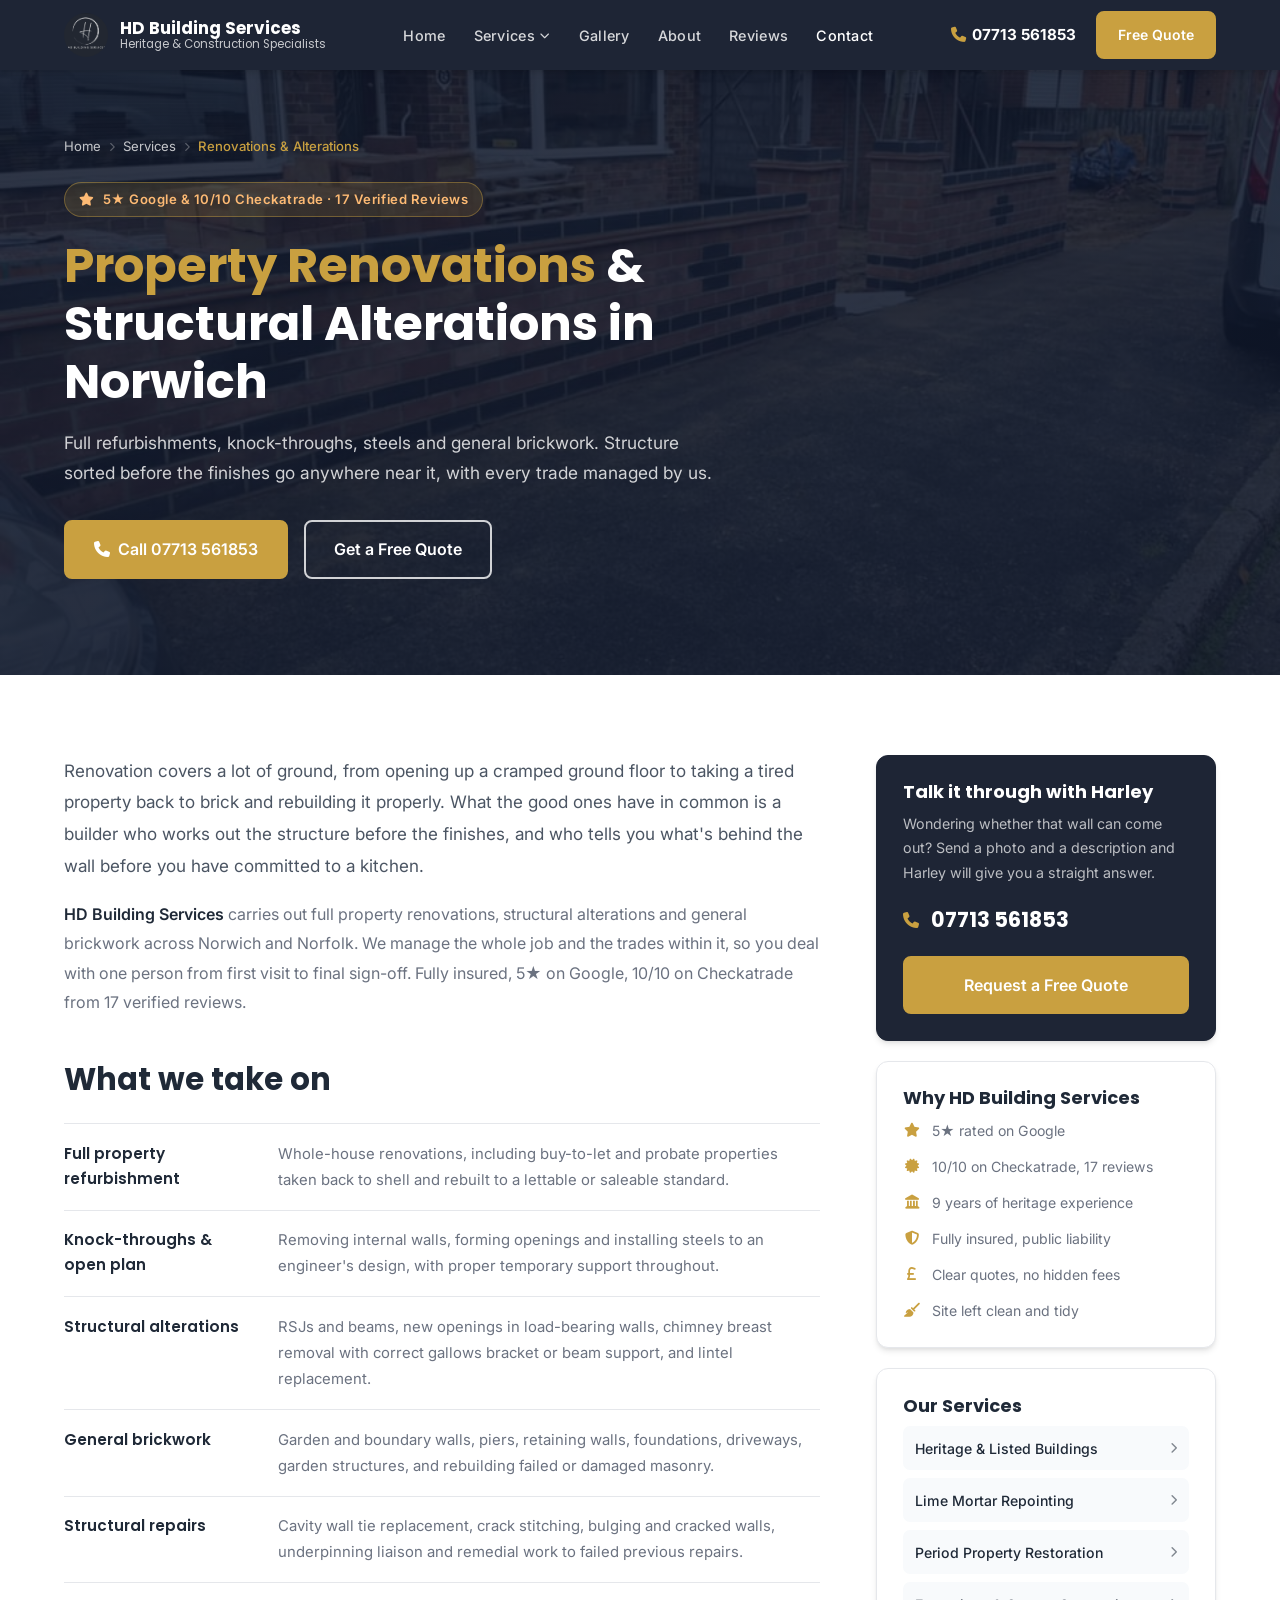
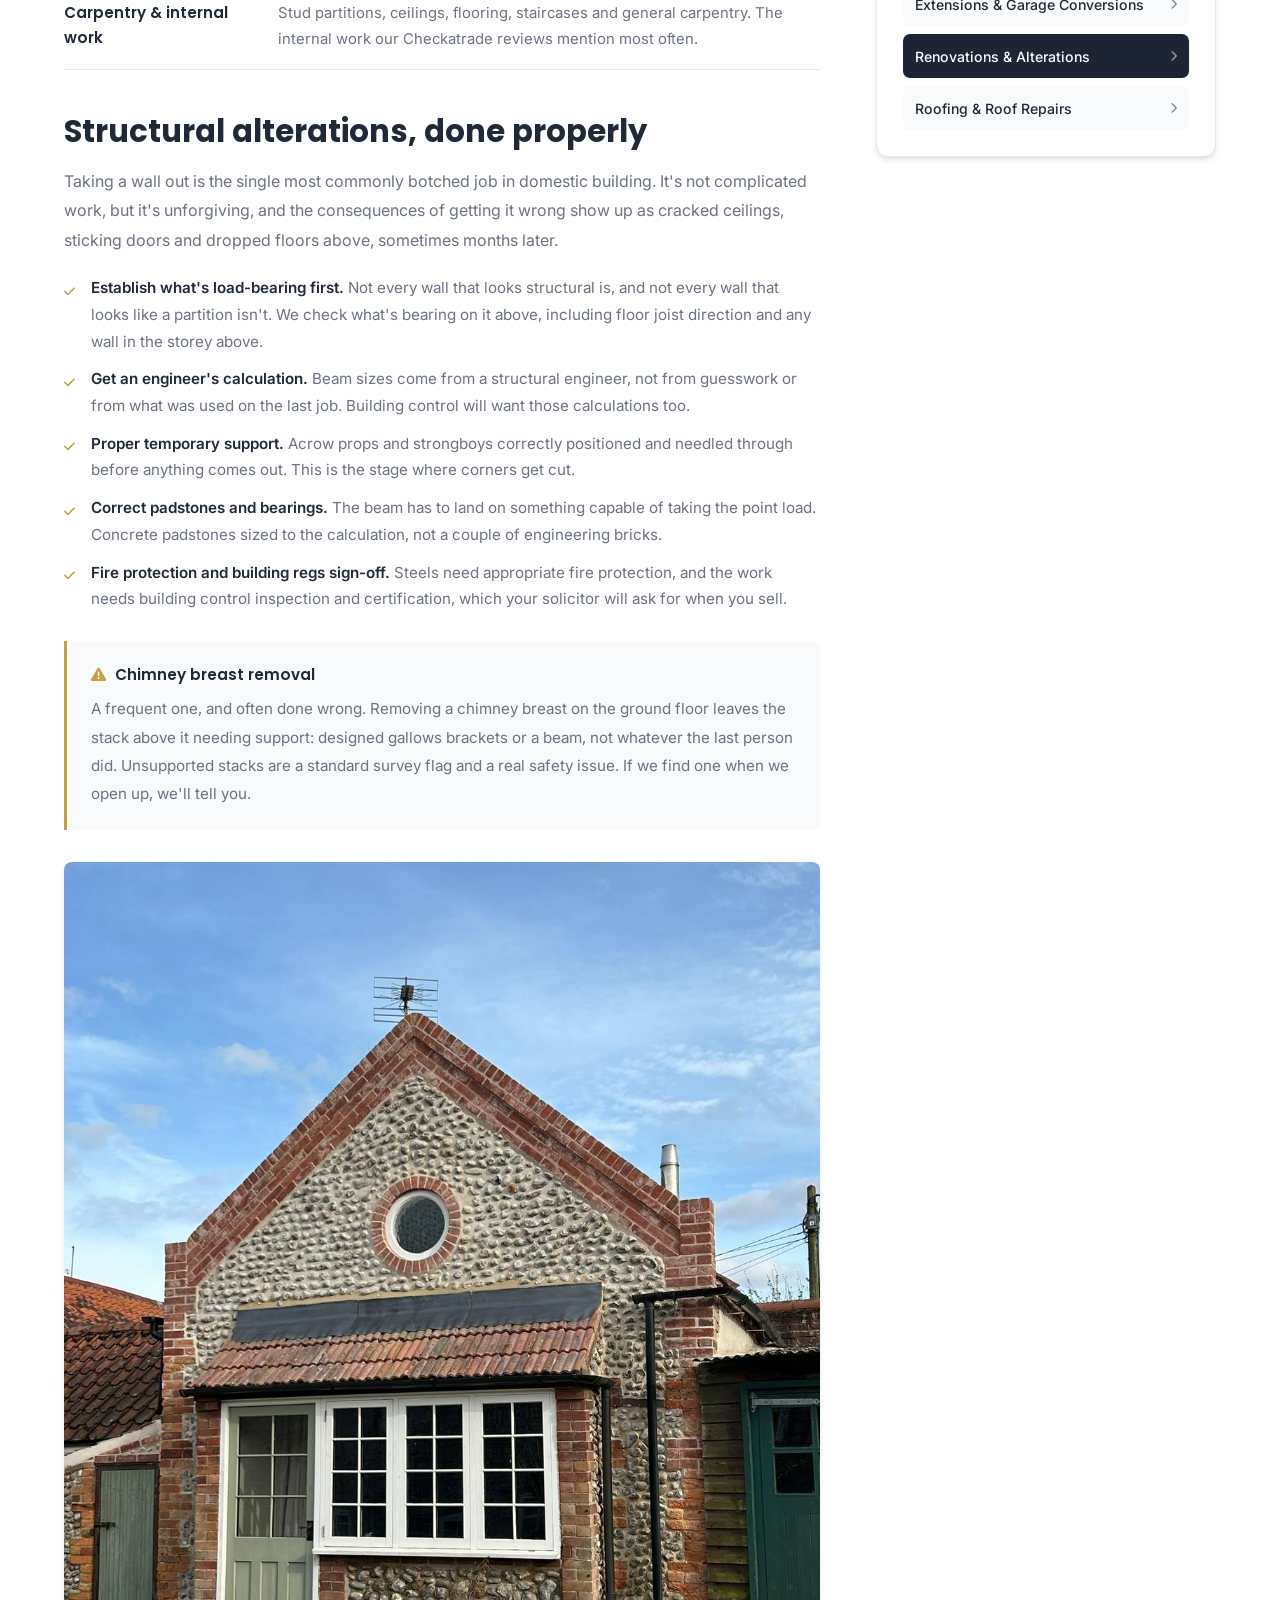
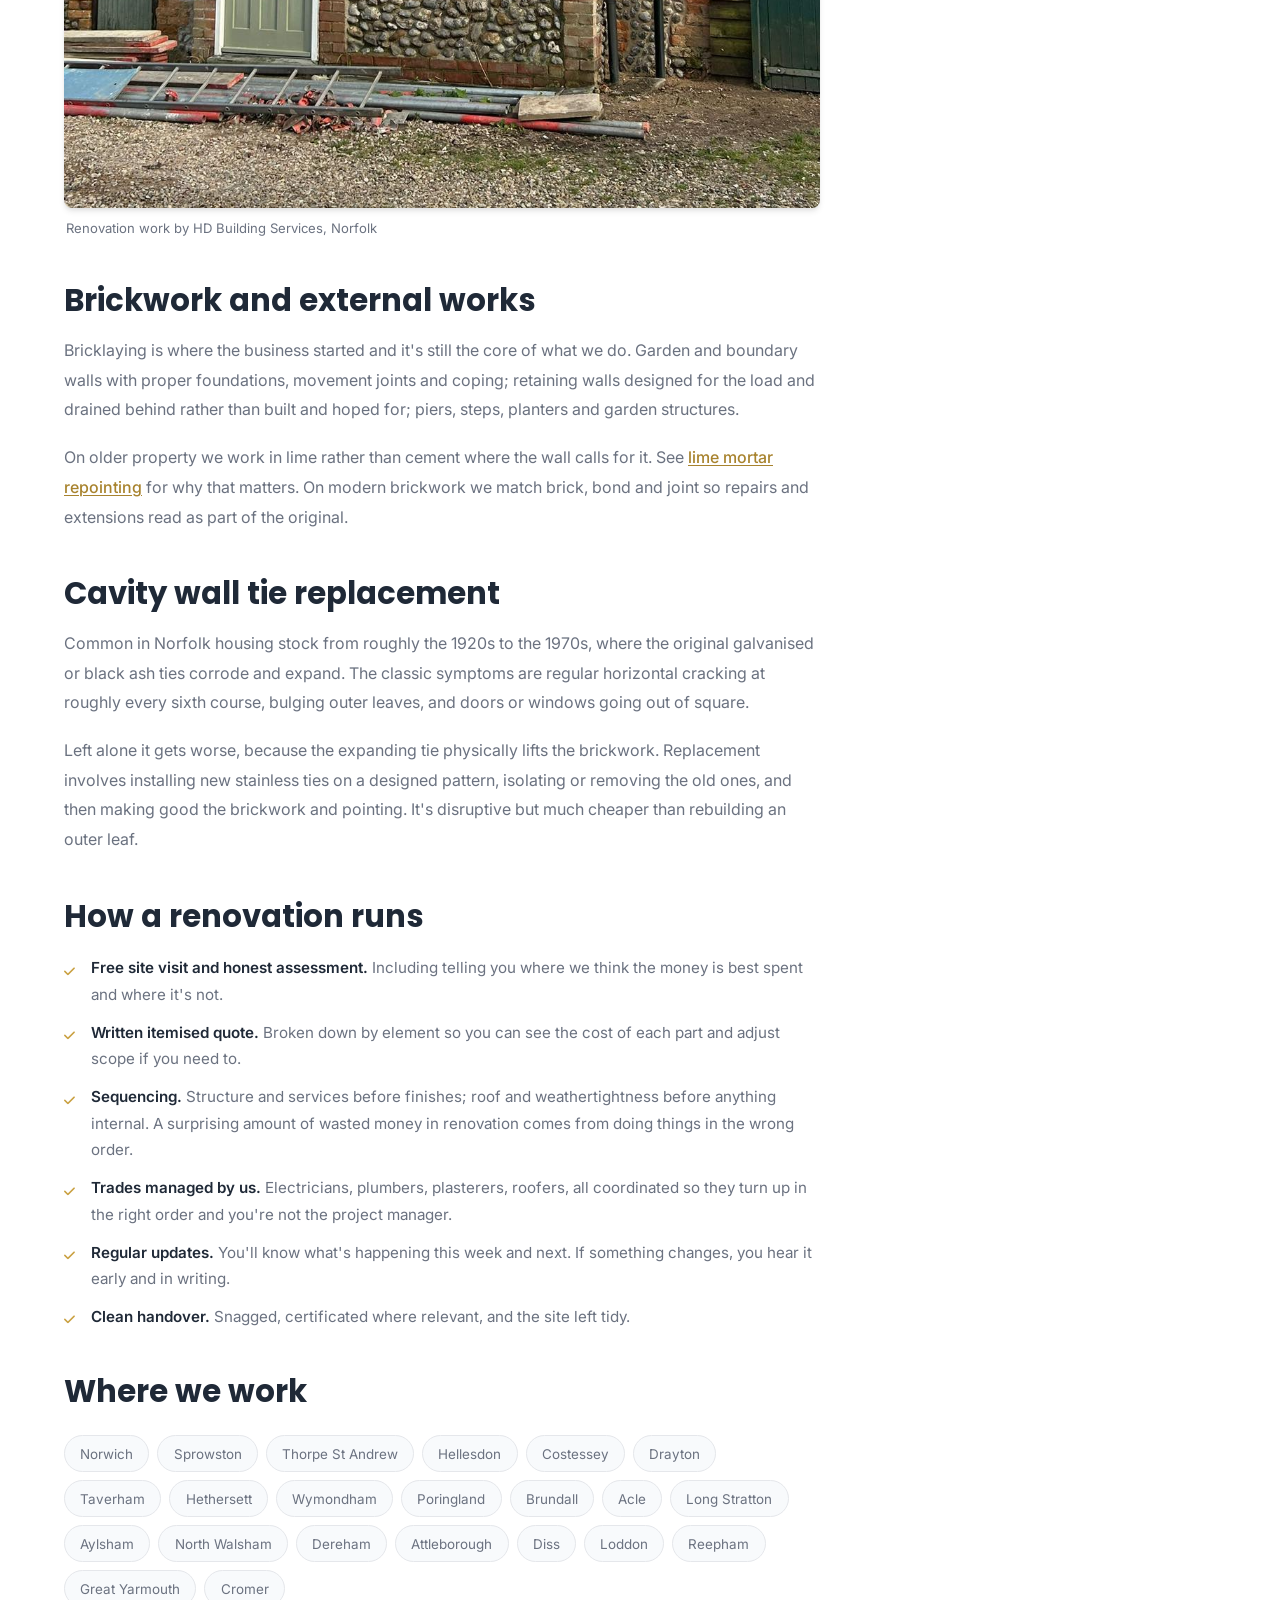
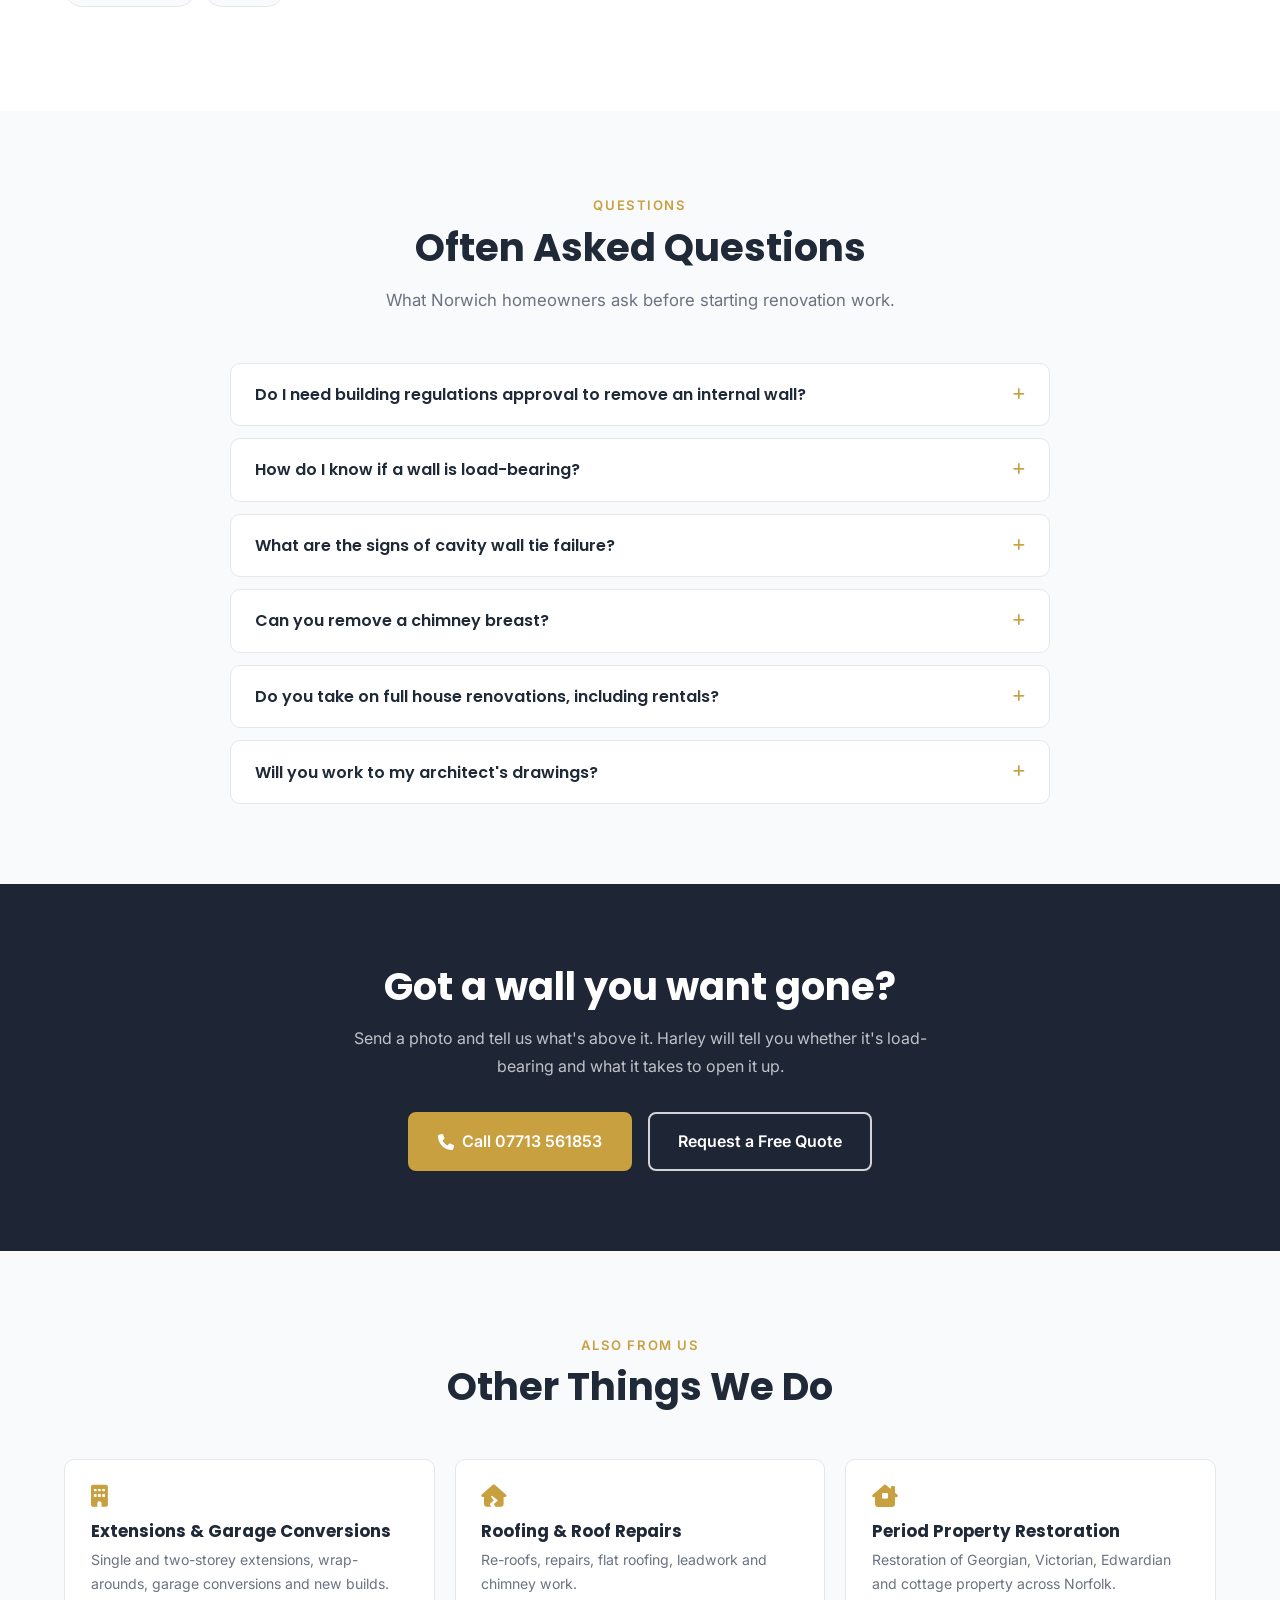
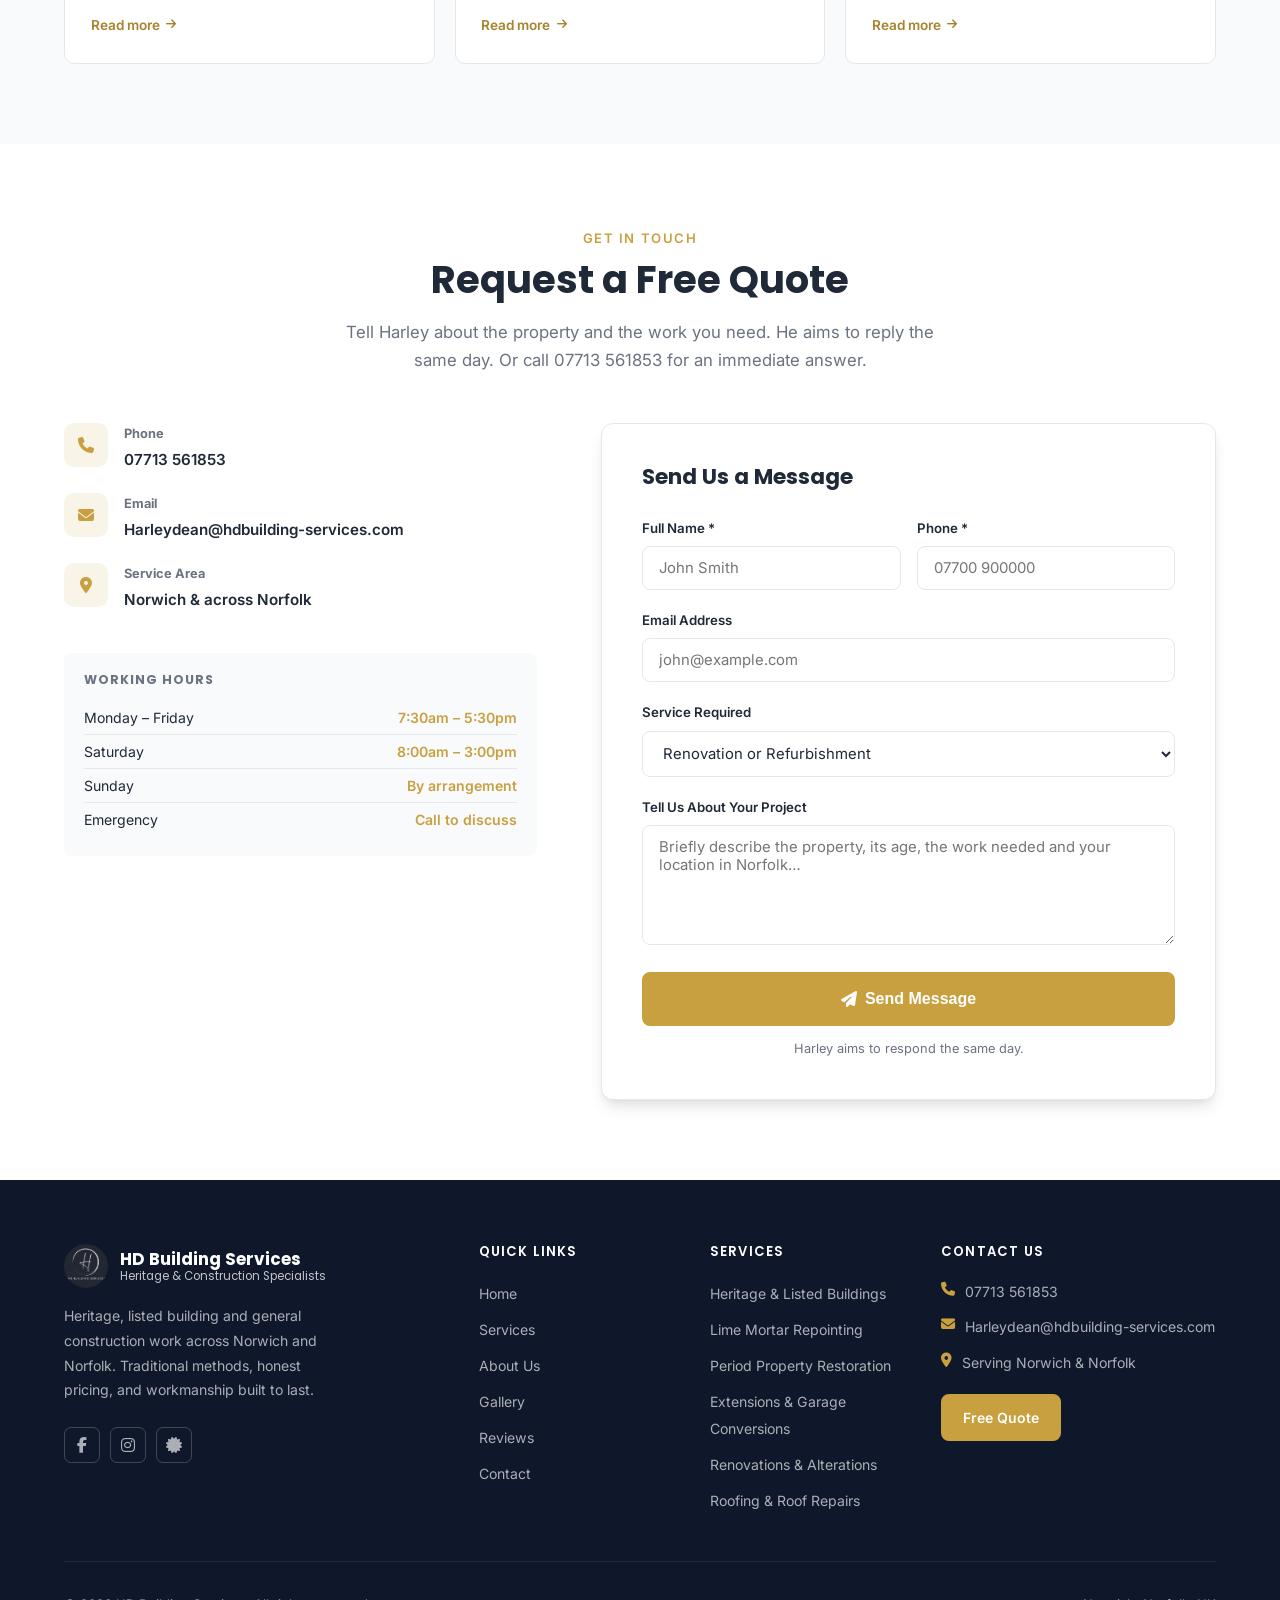
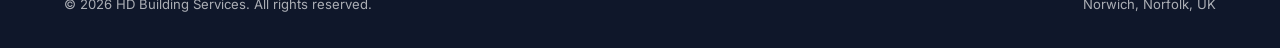
<file: property-renovations-norwich.html>
<!DOCTYPE html>
<html lang="en">
<head>
  <meta charset="UTF-8" />
  <meta name="viewport" content="width=device-width, initial-scale=1.0" />

  <!-- SEO -->
  <title>Property Renovations Norwich | Structural Alterations &amp; Brickwork | HD Building Services</title>
  <meta name="description" content="Property renovations and structural alterations in Norwich and Norfolk. Full refurbishments, knock-throughs, steels, chimney breast removal, wall tie replacement and general brickwork. Call 07713 561853." />
  <meta name="keywords" content="property renovation Norwich, renovations Norwich, structural alterations Norwich, knock through Norwich, RSJ installation Norwich, chimney breast removal Norwich, bricklayer Norwich, wall tie replacement Norfolk, refurbishment Norwich" />

  <!-- Canonical -->
  <link rel="canonical" href="https://hdbuildingservices.co.uk/property-renovations-norwich.html" />

  <!-- Open Graph -->
  <meta property="og:title"       content="Property Renovations Norwich | Structural Alterations &amp; Brickwork | HD Building Services" />
  <meta property="og:description" content="Property renovations and structural alterations in Norwich and Norfolk. Full refurbishments, knock-throughs, steels, chimney breast removal, wall tie replacement and general brickwork. Call 07713 561853." />
  <meta property="og:image"       content="https://hdbuildingservices.co.uk/images/hero-bg.jpg" />
  <meta property="og:url"         content="https://hdbuildingservices.co.uk/property-renovations-norwich.html" />
  <meta property="og:type"        content="website" />
  <meta property="og:locale"      content="en_GB" />

  <!-- Schema: Breadcrumbs + Service + FAQ -->
  <script type="application/ld+json">
{
  "@context": "https://schema.org",
  "@graph": [
    {
      "@type": "BreadcrumbList",
      "itemListElement": [
        {
          "@type": "ListItem",
          "position": 1,
          "name": "Home",
          "item": "https://hdbuildingservices.co.uk/"
        },
        {
          "@type": "ListItem",
          "position": 2,
          "name": "Services",
          "item": "https://hdbuildingservices.co.uk/#services"
        },
        {
          "@type": "ListItem",
          "position": 3,
          "name": "Renovations & Alterations",
          "item": "https://hdbuildingservices.co.uk/property-renovations-norwich.html"
        }
      ]
    },
    {
      "@type": "Service",
      "name": "Property Renovations and Structural Alterations",
      "alternateName": [
        "Property Renovation",
        "Structural Alterations",
        "Bricklaying",
        "Home Refurbishment"
      ],
      "description": "Full property renovations, structural alterations and general brickwork across Norwich and Norfolk, including knock-throughs, steel beam installation, chimney breast removal and cavity wall tie replacement.",
      "serviceType": "Property Renovations and Structural Alterations",
      "url": "https://hdbuildingservices.co.uk/property-renovations-norwich.html",
      "provider": {
        "@type": "LocalBusiness",
        "name": "HD Building Services",
        "image": "https://hdbuildingservices.co.uk/images/logo.jpg",
        "telephone": "+447713561853",
        "email": "Harleydean@hdbuilding-services.com",
        "url": "https://hdbuildingservices.co.uk",
        "address": {
          "@type": "PostalAddress",
          "addressLocality": "Norwich",
          "addressRegion": "Norfolk",
          "addressCountry": "GB"
        },
        "priceRange": "££"
      },
      "areaServed": [
        {
          "@type": "City",
          "name": "Norwich"
        },
        {
          "@type": "AdministrativeArea",
          "name": "Norfolk"
        }
      ],
      "audience": {
        "@type": "Audience",
        "audienceType": "Homeowners and property owners"
      }
    },
    {
      "@type": "FAQPage",
      "mainEntity": [
        {
          "@type": "Question",
          "name": "Do I need building regulations approval to remove an internal wall?",
          "acceptedAnswer": {
            "@type": "Answer",
            "text": "If the wall is load-bearing, yes, and you'll need a structural engineer's calculation for the beam as well. Building control will inspect the work and issue certification, which is what your solicitor will ask for when you come to sell. Removing a non-structural partition generally doesn't need approval, though it can if it affects fire escape routes or ventilation. We'll tell you which situation you're in before anything comes out."
          }
        },
        {
          "@type": "Question",
          "name": "How do I know if a wall is load-bearing?",
          "acceptedAnswer": {
            "@type": "Answer",
            "text": "It's not always obvious. Useful indicators are which way the floor joists above run, whether there's a wall directly above it on the next storey, whether it sits over a foundation, and its thickness and construction. But none of these is conclusive on its own, particularly in a house that has been altered before. We check properly before quoting, and where there's any doubt we get a structural engineer involved. It's a small cost against the consequences of being wrong."
          }
        },
        {
          "@type": "Question",
          "name": "What are the signs of cavity wall tie failure?",
          "acceptedAnswer": {
            "@type": "Answer",
            "text": "Regular horizontal cracking at roughly every sixth course of brickwork, bulging or leaning in the outer leaf, and doors and windows dropping out of square. It's most common in properties built between roughly the 1920s and 1970s, where the original ties were galvanised steel or black ash. The corroding tie expands and physically lifts the brickwork, so it doesn't stabilise on its own. Replacement with stainless ties is much cheaper than rebuilding the outer leaf later."
          }
        },
        {
          "@type": "Question",
          "name": "Can you remove a chimney breast?",
          "acceptedAnswer": {
            "@type": "Answer",
            "text": "Yes, and it's a common request. The important bit is supporting whatever's left above it: designed gallows brackets or a beam, to an engineer's specification, with building control involved. An unsupported stack left in a roof space is a genuine safety problem and a standard survey flag. If we open up and find a previous removal was done without support, we'll tell you straight away."
          }
        },
        {
          "@type": "Question",
          "name": "Do you take on full house renovations, including rentals?",
          "acceptedAnswer": {
            "@type": "Answer",
            "text": "Yes. Whole-house refurbishments, buy-to-let properties and probate houses taken back to shell and brought up to a lettable or saleable standard. We manage all the trades, so you're not coordinating six contractors yourself, and we can phase the work if that suits your budget better."
          }
        },
        {
          "@type": "Question",
          "name": "Will you work to my architect's drawings?",
          "acceptedAnswer": {
            "@type": "Answer",
            "text": "Yes, happily. We're used to building to drawings and engineer's details, and to working alongside an architect or contract administrator. If you don't have drawings and need them, we can point you to good local architects and technicians."
          }
        }
      ]
    }
  ]
}
  </script>

  <!-- Favicon -->
  <link rel="icon" type="image/jpeg" href="images/logo.jpg" />

  <!-- Fonts - non-render-blocking -->
  <link rel="preconnect" href="https://fonts.googleapis.com" />
  <link rel="preconnect" href="https://fonts.gstatic.com" crossorigin />
  <link rel="preload" as="style"
        href="https://fonts.googleapis.com/css2?family=Inter:wght@400;500;600&family=Poppins:wght@600;700&display=swap"
        onload="this.onload=null;this.rel='stylesheet'" />
  <noscript>
    <link href="https://fonts.googleapis.com/css2?family=Inter:wght@400;500;600&family=Poppins:wght@600;700&display=swap" rel="stylesheet" />
  </noscript>

  <!-- Icons - non-render-blocking -->
  <link rel="preload" as="style"
        href="https://cdnjs.cloudflare.com/ajax/libs/font-awesome/6.5.0/css/all.min.css"
        onload="this.onload=null;this.rel='stylesheet'" />
  <noscript>
    <link rel="stylesheet" href="https://cdnjs.cloudflare.com/ajax/libs/font-awesome/6.5.0/css/all.min.css" />
  </noscript>

  <!-- Preload hero image (improves LCP score) -->
  <link rel="preload" as="image" href="images/hero-bg.jpg" />

  <link rel="stylesheet" href="style.css" />
</head>

<body>

<header class="site-header" id="site-header">
  <div class="container">
    <nav class="nav-inner">

      <!-- Logo -->
      <a href="index.html" class="nav-logo">
        <img src="images/logo.jpg" alt="HD Building Services"
             style="height:44px;width:44px;border-radius:50%;object-fit:cover;flex-shrink:0;" />
        <div class="logo-text">
          HD Building Services
          <span class="logo-subtitle">Heritage &amp; Construction Specialists</span>
        </div>
      </a>

      <!-- Desktop nav -->
      <ul class="nav-links">
        <li><a href="index.html">Home</a></li>
        <li class="has-dropdown">
          <a href="index.html#services">Services <i class="fa-solid fa-chevron-down"></i></a>
          <div class="dropdown-menu">
          <a href="heritage-building-services-norwich.html"><i class="fa-solid fa-landmark"></i><div>Heritage &amp; Listed Buildings<span>Conservation-led repair</span></div></a>
          <a href="lime-mortar-repointing-norwich.html"><i class="fa-solid fa-trowel"></i><div>Lime Mortar Repointing<span>Traditional brick &amp; flint</span></div></a>
          <a href="period-property-restoration-norfolk.html"><i class="fa-solid fa-house-chimney-window"></i><div>Period Property Restoration<span>Georgian, Victorian &amp; cottages</span></div></a>
          <a href="extensions-norwich.html"><i class="fa-solid fa-building"></i><div>Extensions &amp; Garage Conversions<span>Single &amp; two-storey</span></div></a>
          <a href="property-renovations-norwich.html"><i class="fa-solid fa-hammer"></i><div>Renovations &amp; Alterations<span>Refurbishment &amp; structural work</span></div></a>
          <a href="roofing-norwich.html"><i class="fa-solid fa-house-crack"></i><div>Roofing &amp; Roof Repairs<span>Pitched, flat &amp; heritage</span></div></a>
          </div>
        </li>
        <li><a href="index.html#gallery">Gallery</a></li>
        <li><a href="index.html#about">About</a></li>
        <li><a href="index.html#reviews">Reviews</a></li>
        <li><a href="#quote">Contact</a></li>
      </ul>

      <!-- CTA -->
      <div class="nav-right">
        <a href="tel:07713561853" class="nav-phone">
          <i class="fa-solid fa-phone"></i> 07713 561853
        </a>
        <a href="#quote" class="btn btn-primary" style="padding:.625rem 1.25rem;font-size:.875rem;">
          Free Quote
        </a>
      </div>

      <!-- Hamburger (mobile) -->
      <button class="hamburger" id="hamburger" aria-label="Open menu">
        <span></span><span></span><span></span>
      </button>

    </nav>
  </div>

  <!-- Mobile menu -->
  <div class="mobile-menu" id="mobile-menu">
    <a class="mobile-phone" href="tel:07713561853">
      <i class="fa-solid fa-phone"></i> 07713 561853
    </a>
    <a href="index.html" onclick="closeMobileMenu()">Home</a>
    <span class="submenu-label">Services</span>
    <a class="sub" href="heritage-building-services-norwich.html" onclick="closeMobileMenu()">Heritage &amp; Listed Buildings</a>
    <a class="sub" href="lime-mortar-repointing-norwich.html" onclick="closeMobileMenu()">Lime Mortar Repointing</a>
    <a class="sub" href="period-property-restoration-norfolk.html" onclick="closeMobileMenu()">Period Property Restoration</a>
    <a class="sub" href="extensions-norwich.html" onclick="closeMobileMenu()">Extensions &amp; Garage Conversions</a>
    <a class="sub" href="property-renovations-norwich.html" onclick="closeMobileMenu()">Renovations &amp; Alterations</a>
    <a class="sub" href="roofing-norwich.html" onclick="closeMobileMenu()">Roofing &amp; Roof Repairs</a>
    <a href="index.html#gallery" onclick="closeMobileMenu()">Gallery</a>
    <a href="index.html#about"   onclick="closeMobileMenu()">About</a>
    <a href="index.html#reviews" onclick="closeMobileMenu()">Reviews</a>
    <a href="#quote"             onclick="closeMobileMenu()">Contact &amp; Free Quote</a>
  </div>
</header>


<!-- ================================================================
  PAGE HERO
  ================================================================ -->
<section class="page-hero">
  <div class="container">
    <div class="page-hero-inner">

      <nav class="breadcrumbs" aria-label="Breadcrumb">
        <a href="index.html">Home</a>
        <i class="fa-solid fa-chevron-right"></i>
        <a href="index.html#services">Services</a>
        <i class="fa-solid fa-chevron-right"></i>
        <span aria-current="page">Renovations &amp; Alterations</span>
      </nav>

      <div class="hero-badge">
        <i class="fa-solid fa-star"></i>
        5&#9733; Google &amp; 10/10 Checkatrade &middot; 17 Verified Reviews
      </div>

      <h1><span>Property Renovations</span> &amp; Structural Alterations in Norwich</h1>

      <p class="page-hero-sub">Full refurbishments, knock-throughs, steels and general brickwork. Structure sorted before the finishes go anywhere near it, with every trade managed by us.</p>

      <div class="hero-actions">
        <a href="tel:07713561853" class="btn btn-primary">
          <i class="fa-solid fa-phone"></i> Call 07713 561853
        </a>
        <a href="#quote" class="btn btn-outline">Get a Free Quote</a>
      </div>

    </div>
  </div>
</section>


<!-- ================================================================
  MAIN CONTENT
  ================================================================ -->
<section class="page-content">
  <div class="container">
    <div class="content-grid">

      <article class="prose">
        <p>
          Renovation covers a lot of ground, from opening up a cramped ground floor to taking a tired
          property back to brick and rebuilding it properly. What the good ones have in common is a builder
          who works out the structure before the finishes, and who tells you what's behind the wall before
          you have committed to a kitchen.
        </p>
        <p>
          <strong>HD Building Services</strong> carries out full property renovations, structural alterations and
          general brickwork across Norwich and Norfolk. We manage the whole job and the trades within it, so
          you deal with one person from first visit to final sign-off. Fully insured, 5&#9733; on Google, 10/10
          on Checkatrade from 17 verified reviews.
        </p>

        <h2 id="services">What we take on</h2>
                <div class="plain-list">
          <div><span class="term">Full property refurbishment</span><span class="def">Whole-house renovations, including buy-to-let and probate properties taken back to shell and rebuilt to a lettable or saleable standard.</span></div>
          <div><span class="term">Knock-throughs &amp; open plan</span><span class="def">Removing internal walls, forming openings and installing steels to an engineer's design, with proper temporary support throughout.</span></div>
          <div><span class="term">Structural alterations</span><span class="def">RSJs and beams, new openings in load-bearing walls, chimney breast removal with correct gallows bracket or beam support, and lintel replacement.</span></div>
          <div><span class="term">General brickwork</span><span class="def">Garden and boundary walls, piers, retaining walls, foundations, driveways, garden structures, and rebuilding failed or damaged masonry.</span></div>
          <div><span class="term">Structural repairs</span><span class="def">Cavity wall tie replacement, crack stitching, bulging and cracked walls, underpinning liaison and remedial work to failed previous repairs.</span></div>
          <div><span class="term">Carpentry &amp; internal work</span><span class="def">Stud partitions, ceilings, flooring, staircases and general carpentry. The internal work our Checkatrade reviews mention most often.</span></div>
        </div>

        <h2 id="structural">Structural alterations, done properly</h2>
        <p>
          Taking a wall out is the single most commonly botched job in domestic building. It's not
          complicated work, but it's unforgiving, and the consequences of getting it wrong show up as
          cracked ceilings, sticking doors and dropped floors above, sometimes months later.
        </p>
        <ul class="check-list">
          <li><strong>Establish what's load-bearing first.</strong> Not every wall that looks structural is, and not
          every wall that looks like a partition isn't. We check what's bearing on it above, including
          floor joist direction and any wall in the storey above.</li>
          <li><strong>Get an engineer's calculation.</strong> Beam sizes come from a structural engineer, not from
          guesswork or from what was used on the last job. Building control will want those calculations too.</li>
          <li><strong>Proper temporary support.</strong> Acrow props and strongboys correctly positioned and needled
          through before anything comes out. This is the stage where corners get cut.</li>
          <li><strong>Correct padstones and bearings.</strong> The beam has to land on something capable of taking the
          point load. Concrete padstones sized to the calculation, not a couple of engineering bricks.</li>
          <li><strong>Fire protection and building regs sign-off.</strong> Steels need appropriate fire protection, and
          the work needs building control inspection and certification, which your solicitor will ask for when you sell.</li>
        </ul>

        <div class="callout">
          <div class="callout-title"><i class="fa-solid fa-triangle-exclamation"></i> Chimney breast removal</div>
          <p>
            A frequent one, and often done wrong. Removing a chimney breast on the ground floor leaves
            the stack above it needing support: designed gallows brackets or a beam, not whatever the last person did. Unsupported stacks are a standard survey flag and a real safety
            issue. If we find one when we open up, we'll tell you.
          </p>
        </div>

        <!-- TODO: swap for a photo of this specific type of work -->
        <figure class="content-figure">
          <img loading="lazy" src="images/image-4.jpg" alt="Renovation work by HD Building Services, Norfolk" />
          <figcaption>Renovation work by HD Building Services, Norfolk</figcaption>
        </figure>

        <h2 id="brickwork">Brickwork and external works</h2>
        <p>
          Bricklaying is where the business started and it's still the core of what we do. Garden and
          boundary walls with proper foundations, movement joints and coping; retaining walls designed for
          the load and drained behind rather than built and hoped for; piers, steps, planters and
          garden structures.
        </p>
        <p>
          On older property we work in lime rather than cement where the wall calls for it. See
          <a href="lime-mortar-repointing-norwich.html">lime mortar repointing</a> for why that matters. On
          modern brickwork we match brick, bond and joint so repairs and extensions read as part of the
          original.
        </p>

        <h2 id="wall-ties">Cavity wall tie replacement</h2>
        <p>
          Common in Norfolk housing stock from roughly the 1920s to the 1970s, where the original galvanised
          or black ash ties corrode and expand. The classic symptoms are regular horizontal cracking at
          roughly every sixth course, bulging outer leaves, and doors or windows going out of square.
        </p>
        <p>
          Left alone it gets worse, because the expanding tie physically lifts the brickwork. Replacement
          involves installing new stainless ties on a designed pattern, isolating or removing the old ones,
          and then making good the brickwork and pointing. It's disruptive but much cheaper than rebuilding
          an outer leaf.
        </p>

        <h2 id="process">How a renovation runs</h2>
        <ul class="check-list">
          <li><strong>Free site visit and honest assessment.</strong> Including telling you where we think the money is
          best spent and where it's not.</li>
          <li><strong>Written itemised quote.</strong> Broken down by element so you can see the cost of each part and
          adjust scope if you need to.</li>
          <li><strong>Sequencing.</strong> Structure and services before finishes; roof and weathertightness before
          anything internal. A surprising amount of wasted money in renovation comes from doing things in
          the wrong order.</li>
          <li><strong>Trades managed by us.</strong> Electricians, plumbers, plasterers, roofers, all coordinated so they turn up in the right order and you're not the project manager.</li>
          <li><strong>Regular updates.</strong> You'll know what's happening this week and next. If something changes,
          you hear it early and in writing.</li>
          <li><strong>Clean handover.</strong> Snagged, certificated where relevant, and the site left tidy.</li>
        </ul>

        <h2 id="areas">Where we work</h2>
        <div class="areas-list">
          <span>Norwich</span><span>Sprowston</span><span>Thorpe St Andrew</span><span>Hellesdon</span>
          <span>Costessey</span><span>Drayton</span><span>Taverham</span><span>Hethersett</span>
          <span>Wymondham</span><span>Poringland</span><span>Brundall</span><span>Acle</span>
          <span>Long Stratton</span><span>Aylsham</span><span>North Walsham</span><span>Dereham</span>
          <span>Attleborough</span><span>Diss</span><span>Loddon</span><span>Reepham</span>
          <span>Great Yarmouth</span><span>Cromer</span>
        </div>
      </article>

      <aside class="page-sidebar">

        <div class="sidebar-card sidebar-card--dark">
          <h3>Talk it through with Harley</h3>
          <p>Wondering whether that wall can come out? Send a photo and a description and Harley will give you a straight answer.</p>
          <a class="sidebar-phone" href="tel:07713561853">
            <i class="fa-solid fa-phone"></i> 07713 561853
          </a>
          <a href="#quote" class="btn btn-primary">Request a Free Quote</a>
        </div>

        <div class="sidebar-card">
          <h3>Why HD Building Services</h3>
          <div class="sidebar-trust">
            <div><i class="fa-solid fa-star"></i> 5&#9733; rated on Google</div>
            <div><i class="fa-solid fa-certificate"></i> 10/10 on Checkatrade, 17 reviews</div>
            <div><i class="fa-solid fa-landmark"></i> 9 years of heritage experience</div>
            <div><i class="fa-solid fa-shield-halved"></i> Fully insured, public liability</div>
            <div><i class="fa-solid fa-sterling-sign"></i> Clear quotes, no hidden fees</div>
            <div><i class="fa-solid fa-broom"></i> Site left clean and tidy</div>
          </div>
        </div>

        <div class="sidebar-card">
          <h3>Our Services</h3>
          <div class="sidebar-list">
          <a href="heritage-building-services-norwich.html">Heritage &amp; Listed Buildings <i class="fa-solid fa-chevron-right"></i></a>
          <a href="lime-mortar-repointing-norwich.html">Lime Mortar Repointing <i class="fa-solid fa-chevron-right"></i></a>
          <a href="period-property-restoration-norfolk.html">Period Property Restoration <i class="fa-solid fa-chevron-right"></i></a>
          <a href="extensions-norwich.html">Extensions &amp; Garage Conversions <i class="fa-solid fa-chevron-right"></i></a>
          <a href="property-renovations-norwich.html" aria-current="page">Renovations &amp; Alterations <i class="fa-solid fa-chevron-right"></i></a>
          <a href="roofing-norwich.html">Roofing &amp; Roof Repairs <i class="fa-solid fa-chevron-right"></i></a>
          </div>
        </div>

      </aside>

    </div>
  </div>
</section>


<!-- ================================================================
  FAQ
  ================================================================ -->
<section class="faq-section">
  <div class="container">

    <div class="section-header center">
      <span class="section-label">Questions</span>
      <h2 class="section-title">Often Asked Questions</h2>
      <p class="section-subtitle">What Norwich homeowners ask before starting renovation work.</p>
    </div>

    <div class="faq-list">
        <div class="faq-item">
          <button class="faq-question" type="button">
            Do I need building regulations approval to remove an internal wall?
            <i class="fa-solid fa-plus"></i>
          </button>
          <div class="faq-answer">
            <div class="faq-answer-inner">
              <p>
                If the wall is load-bearing, yes, and you'll need a structural engineer's calculation for the
                beam as well. Building control will inspect the work and issue certification, which is what your
                solicitor will ask for when you come to sell.
              </p>
              <p>
                Removing a non-structural partition generally doesn't need approval, though it can if
                it affects fire escape routes or ventilation. We'll tell you which situation you're in before
                anything comes out.
              </p>
            </div>
          </div>
        </div>
        <div class="faq-item">
          <button class="faq-question" type="button">
            How do I know if a wall is load-bearing?
            <i class="fa-solid fa-plus"></i>
          </button>
          <div class="faq-answer">
            <div class="faq-answer-inner">
              <p>
                It's not always obvious. Useful indicators are which way the floor joists above run, whether
                there's a wall directly above it on the next storey, whether it sits over a foundation, and its
                thickness and construction. But none of these is conclusive on its own, particularly in a house
                that has been altered before.
              </p>
              <p>
                We check properly before quoting, and where there's any doubt we get a structural engineer
                involved. It's a small cost against the consequences of being wrong.
              </p>
            </div>
          </div>
        </div>
        <div class="faq-item">
          <button class="faq-question" type="button">
            What are the signs of cavity wall tie failure?
            <i class="fa-solid fa-plus"></i>
          </button>
          <div class="faq-answer">
            <div class="faq-answer-inner">
              <p>
                Regular horizontal cracking at roughly every sixth course of brickwork, bulging or leaning in the
                outer leaf, and doors and windows dropping out of square. It's most common in properties built
                between roughly the 1920s and 1970s, where the original ties were galvanised steel or black ash.
              </p>
              <p>
                The corroding tie expands and physically lifts the brickwork, so it doesn't stabilise on its own.
                Replacement with stainless ties is much cheaper than rebuilding the outer leaf later.
              </p>
            </div>
          </div>
        </div>
        <div class="faq-item">
          <button class="faq-question" type="button">
            Can you remove a chimney breast?
            <i class="fa-solid fa-plus"></i>
          </button>
          <div class="faq-answer">
            <div class="faq-answer-inner">
              <p>
                Yes, and it's a common request. The important bit is supporting whatever's left above it: designed gallows brackets or a beam, to an engineer's specification, with building
                control involved. An unsupported stack left in a roof space is a genuine safety problem and a
                standard survey flag.
              </p>
              <p>
                If we open up and find a previous removal was done without support, we'll tell you straight away.
              </p>
            </div>
          </div>
        </div>
        <div class="faq-item">
          <button class="faq-question" type="button">
            Do you take on full house renovations, including rentals?
            <i class="fa-solid fa-plus"></i>
          </button>
          <div class="faq-answer">
            <div class="faq-answer-inner">
              <p>
                Yes. Whole-house refurbishments, buy-to-let properties and probate houses taken back to shell
                and brought up to a lettable or saleable standard. We manage all the trades, so you're not
                coordinating six contractors yourself, and we can phase the work if that suits your budget better.
              </p>
            </div>
          </div>
        </div>
        <div class="faq-item">
          <button class="faq-question" type="button">
            Will you work to my architect's drawings?
            <i class="fa-solid fa-plus"></i>
          </button>
          <div class="faq-answer">
            <div class="faq-answer-inner">
              <p>
                Yes, happily. We're used to building to drawings and engineer's details, and to working alongside
                an architect or contract administrator. If you don't have drawings and need them, we can point you
                to good local architects and technicians.
              </p>
            </div>
          </div>
        </div>
    </div>

  </div>
</section>


<!-- ================================================================
  CTA BAND
  ================================================================ -->
<section class="cta-band">
  <div class="container">
    <h2>Got a wall you want gone?</h2>
    <p>Send a photo and tell us what's above it. Harley will tell you whether it's load-bearing and what it takes to open it up.</p>
    <div class="hero-actions">
      <a href="tel:07713561853" class="btn btn-primary">
        <i class="fa-solid fa-phone"></i> Call 07713 561853
      </a>
      <a href="#quote" class="btn btn-outline">Request a Free Quote</a>
    </div>
  </div>
</section>


<!-- ================================================================
  RELATED SERVICES
  ================================================================ -->
<section class="services">
  <div class="container">

    <div class="section-header center">
      <span class="section-label">Also From Us</span>
      <h2 class="section-title">Other Things We Do</h2>
    </div>

    <div class="related-grid">
        <a class="related-card" href="extensions-norwich.html">
          <i class="fa-solid fa-building related-icon"></i>
          <h3>Extensions &amp; Garage Conversions</h3>
          <p>Single and two-storey extensions, wrap-arounds, garage conversions and new builds.</p>
          <span class="related-link">Read more <i class="fa-solid fa-arrow-right"></i></span>
        </a>
        <a class="related-card" href="roofing-norwich.html">
          <i class="fa-solid fa-house-crack related-icon"></i>
          <h3>Roofing &amp; Roof Repairs</h3>
          <p>Re-roofs, repairs, flat roofing, leadwork and chimney work.</p>
          <span class="related-link">Read more <i class="fa-solid fa-arrow-right"></i></span>
        </a>
        <a class="related-card" href="period-property-restoration-norfolk.html">
          <i class="fa-solid fa-house-chimney-window related-icon"></i>
          <h3>Period Property Restoration</h3>
          <p>Restoration of Georgian, Victorian, Edwardian and cottage property across Norfolk.</p>
          <span class="related-link">Read more <i class="fa-solid fa-arrow-right"></i></span>
        </a>
    </div>

  </div>
</section>


<!-- ================================================================
  QUOTE FORM
  ================================================================ -->
<section class="contact" id="quote">
  <div class="container">

    <div class="section-header center">
      <span class="section-label">Get In Touch</span>
      <h2 class="section-title">Request a Free Quote</h2>
      <p class="section-subtitle">
        Tell Harley about the property and the work you need. He aims to reply the same day. Or call 07713 561853 for an immediate answer.
      </p>
    </div>

    <div class="contact-grid">

      <div class="contact-info">
        <div class="contact-details">
          <div class="contact-detail">
            <div class="detail-icon"><i class="fa-solid fa-phone"></i></div>
            <div class="detail-body">
              <strong>Phone</strong>
              <span><a href="tel:07713561853">07713 561853</a></span>
            </div>
          </div>
          <div class="contact-detail">
            <div class="detail-icon"><i class="fa-solid fa-envelope"></i></div>
            <div class="detail-body">
              <strong>Email</strong>
              <span><a href="mailto:Harleydean@hdbuilding-services.com">Harleydean@hdbuilding-services.com</a></span>
            </div>
          </div>
          <div class="contact-detail">
            <div class="detail-icon"><i class="fa-solid fa-location-dot"></i></div>
            <div class="detail-body">
              <strong>Service Area</strong>
              <span>Norwich &amp; across Norfolk</span>
            </div>
          </div>
        </div>

        <div class="contact-hours">
          <h4>Working Hours</h4>
          <div class="hours-row"><span>Monday &ndash; Friday</span> <span>7:30am &ndash; 5:30pm</span></div>
          <div class="hours-row"><span>Saturday</span>        <span>8:00am &ndash; 3:00pm</span></div>
          <div class="hours-row"><span>Sunday</span>          <span>By arrangement</span></div>
          <div class="hours-row"><span>Emergency</span>       <span>Call to discuss</span></div>
        </div>
      </div>

      <div class="contact-form-wrapper">
        <h3>Send Us a Message</h3>
        <form id="contact-form" action="mail.php" method="POST" novalidate>

          <div class="hp-field" aria-hidden="true">
            <label for="website">Leave this blank</label>
            <input type="text" id="website" name="website" tabindex="-1" autocomplete="off" />
          </div>
          <input type="hidden" id="form_time" name="form_time" value="" />
          <input type="hidden" name="source" value="Renovations &amp; Alterations" />

          <div class="form-row">
            <div class="form-group">
              <label for="name">Full Name *</label>
              <input type="text" id="name" name="name" placeholder="John Smith" required />
            </div>
            <div class="form-group">
              <label for="phone">Phone *</label>
              <input type="tel" id="phone" name="phone" placeholder="07700 900000" required />
            </div>
          </div>

          <div class="form-group">
            <label for="email">Email Address</label>
            <input type="email" id="email" name="email" placeholder="john@example.com" />
          </div>

          <div class="form-group">
            <label for="service">Service Required</label>
            <select id="service" name="service">
              <option>Heritage / Listed Building Work</option>
              <option>Lime Mortar Repointing</option>
              <option>Period Property Restoration</option>
              <option>Extension or New Build</option>
              <option>Garage Conversion</option>
              <option selected>Renovation or Refurbishment</option>
              <option>Structural Alterations</option>
              <option>Roofing &amp; Roof Repairs</option>
              <option>Bricklaying &amp; Blockwork</option>
              <option>Carpentry &amp; Internal Work</option>
              <option>Other / Not Sure</option>
            </select>
          </div>

          <div class="form-group">
            <label for="message">Tell Us About Your Project</label>
            <textarea id="message" name="message"
                      placeholder="Briefly describe the property, its age, the work needed and your location in Norfolk&hellip;"></textarea>
          </div>

          <div class="form-submit">
            <button type="submit" class="btn btn-primary">
              <i class="fa-solid fa-paper-plane"></i> Send Message
            </button>
          </div>
          <p class="form-note">Harley aims to respond the same day.</p>
          <div class="form-success" id="form-success">
            <i class="fa-solid fa-circle-check" style="font-size:1.5rem;margin-bottom:.5rem;display:block;"></i>
            Thanks! Harley will be in touch shortly.
          </div>
        </form>
      </div>

    </div>
  </div>
</section>


<!-- ================================================================
  FOOTER
  ================================================================ -->
<footer class="site-footer">
  <div class="container">
    <div class="footer-grid">

      <div class="footer-brand">
        <a href="index.html" class="nav-logo">
          <img src="images/logo.jpg" alt="HD Building Services"
               style="height:44px;width:44px;border-radius:50%;object-fit:cover;flex-shrink:0;" />
          <div class="logo-text">
            HD Building Services
            <span class="logo-subtitle">Heritage &amp; Construction Specialists</span>
          </div>
        </a>
        <p>
          Heritage, listed building and general construction work across Norwich and Norfolk.
          Traditional methods, honest pricing, and workmanship built to last.
        </p>
        <div class="social-links">
          <a href="https://www.facebook.com/HDbuildingservices1" class="social-link" target="_blank" rel="noopener" aria-label="Facebook">
            <i class="fa-brands fa-facebook-f"></i>
          </a>
          <a href="https://www.instagram.com/hd.buildingservices" class="social-link" target="_blank" rel="noopener" aria-label="Instagram">
            <i class="fa-brands fa-instagram"></i>
          </a>
          <a href="https://www.checkatrade.com/trades/hdbuildingservices" class="social-link" target="_blank" rel="noopener" aria-label="Checkatrade">
            <i class="fa-solid fa-certificate"></i>
          </a>
        </div>
      </div>

      <div class="footer-col">
        <h4>Quick Links</h4>
        <ul>
          <li><a href="index.html">Home</a></li>
          <li><a href="index.html#services">Services</a></li>
          <li><a href="index.html#about">About Us</a></li>
          <li><a href="index.html#gallery">Gallery</a></li>
          <li><a href="index.html#reviews">Reviews</a></li>
          <li><a href="#quote">Contact</a></li>
        </ul>
      </div>

      <div class="footer-col">
        <h4>Services</h4>
        <ul>
          <li><a href="heritage-building-services-norwich.html">Heritage &amp; Listed Buildings</a></li>
          <li><a href="lime-mortar-repointing-norwich.html">Lime Mortar Repointing</a></li>
          <li><a href="period-property-restoration-norfolk.html">Period Property Restoration</a></li>
          <li><a href="extensions-norwich.html">Extensions &amp; Garage Conversions</a></li>
          <li><a href="property-renovations-norwich.html">Renovations &amp; Alterations</a></li>
          <li><a href="roofing-norwich.html">Roofing &amp; Roof Repairs</a></li>
        </ul>
      </div>

      <div class="footer-col">
        <h4>Contact Us</h4>
        <div class="footer-contact-item">
          <i class="fa-solid fa-phone"></i>
          <a href="tel:07713561853">07713 561853</a>
        </div>
        <div class="footer-contact-item">
          <i class="fa-solid fa-envelope"></i>
          <a href="mailto:Harleydean@hdbuilding-services.com">Harleydean@hdbuilding-services.com</a>
        </div>
        <div class="footer-contact-item">
          <i class="fa-solid fa-location-dot"></i>
          <span>Serving Norwich &amp; Norfolk</span>
        </div>
        <div style="margin-top:1.25rem;">
          <a href="#quote" class="btn btn-primary" style="font-size:.875rem;padding:.625rem 1.25rem;">
            Free Quote
          </a>
        </div>
      </div>

    </div>

    <div class="footer-bottom">
      <p>&copy; <span id="year"></span> HD Building Services. All rights reserved.</p>
      <p>Norwich, Norfolk, UK</p>
    </div>

  </div>
</footer>

<a href="tel:07713561853" class="float-call" aria-label="Call HD Building Services">
  <i class="fa-solid fa-phone"></i>
</a>

<script src="main.js"></script>
</body>
</html>
</file>
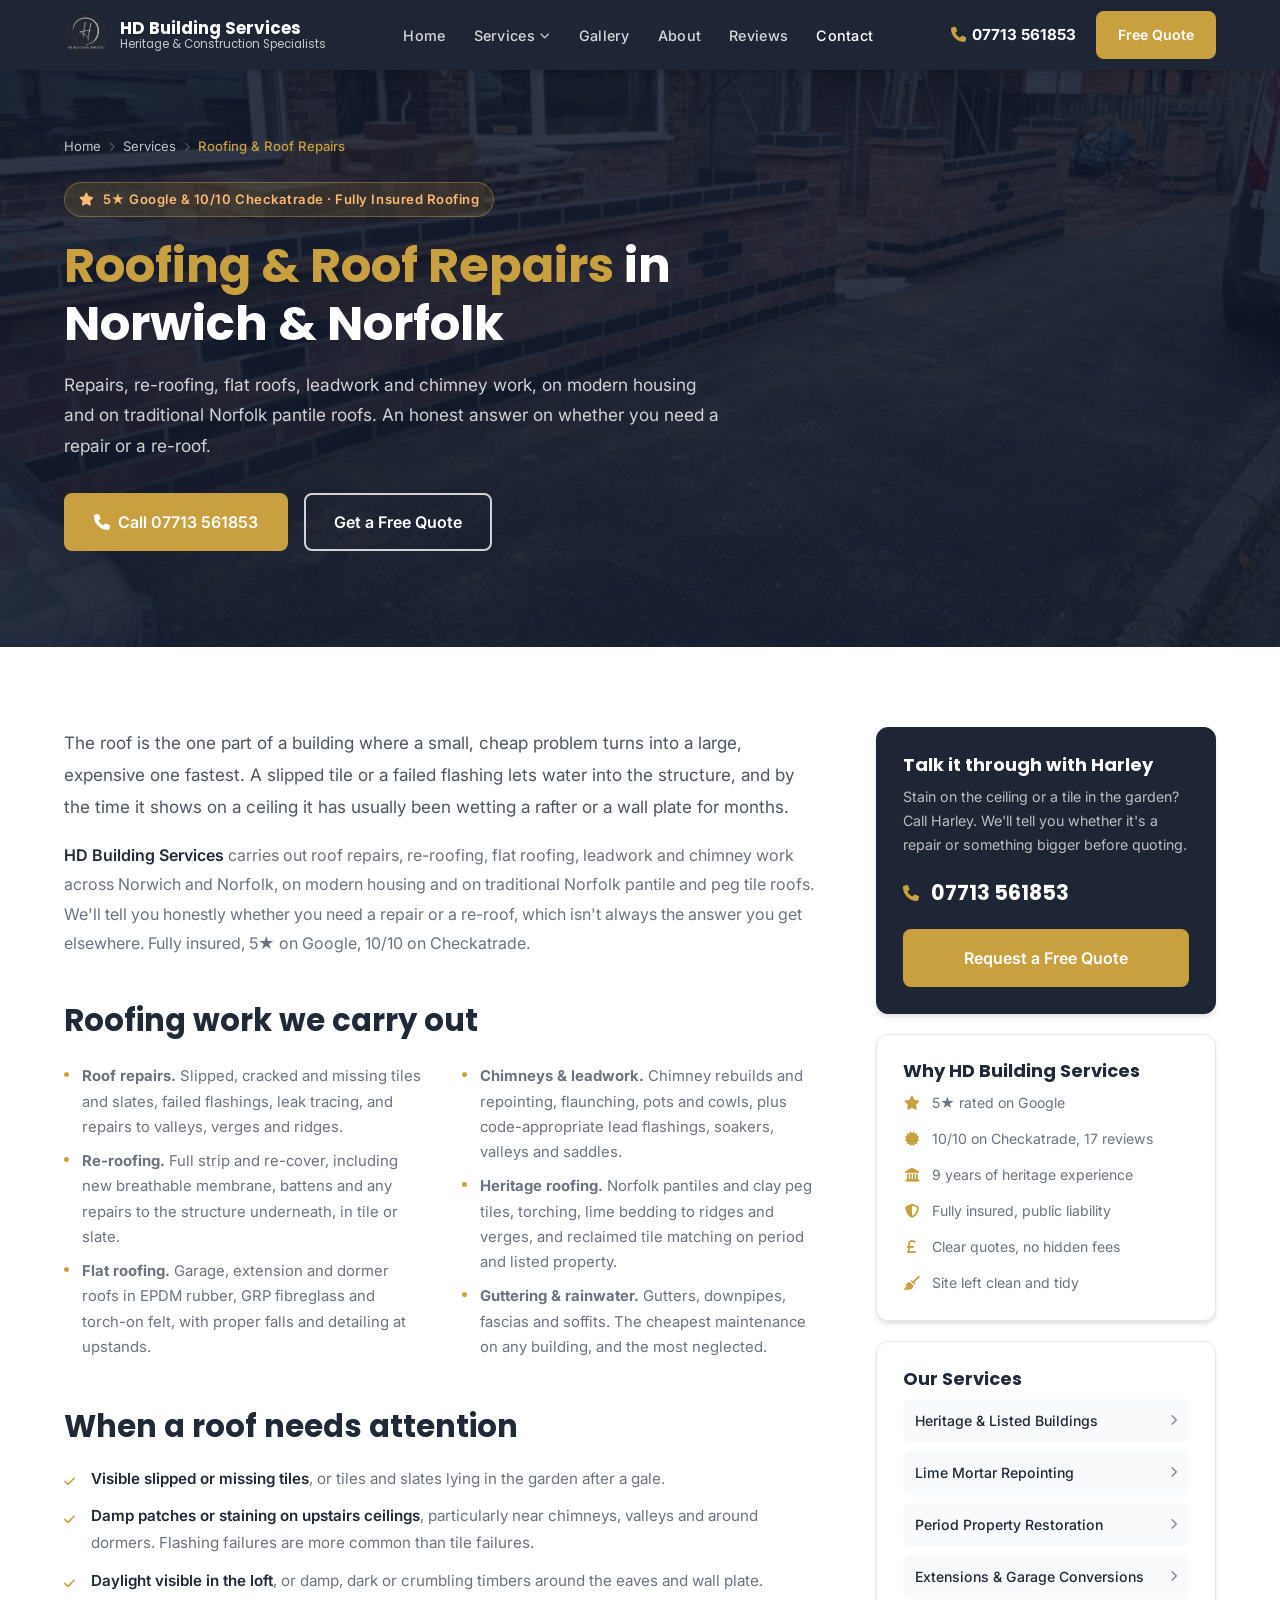
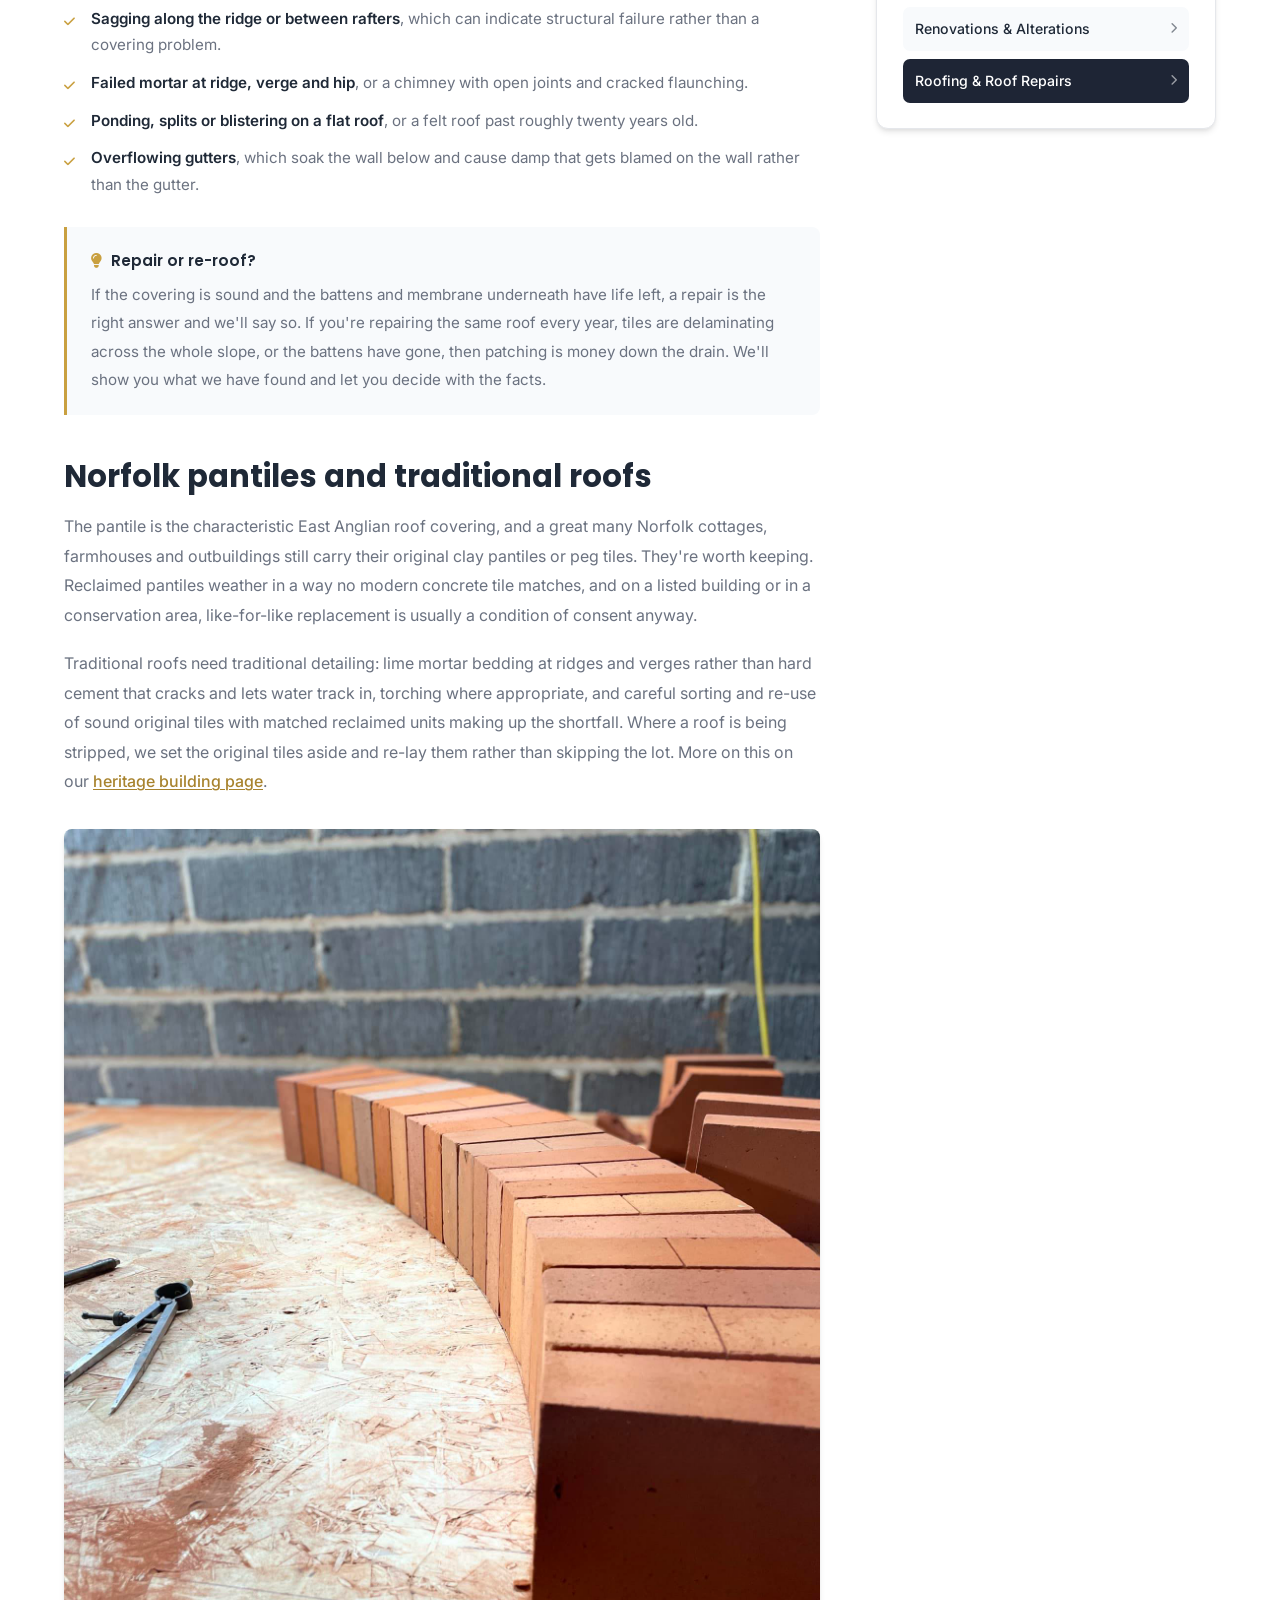
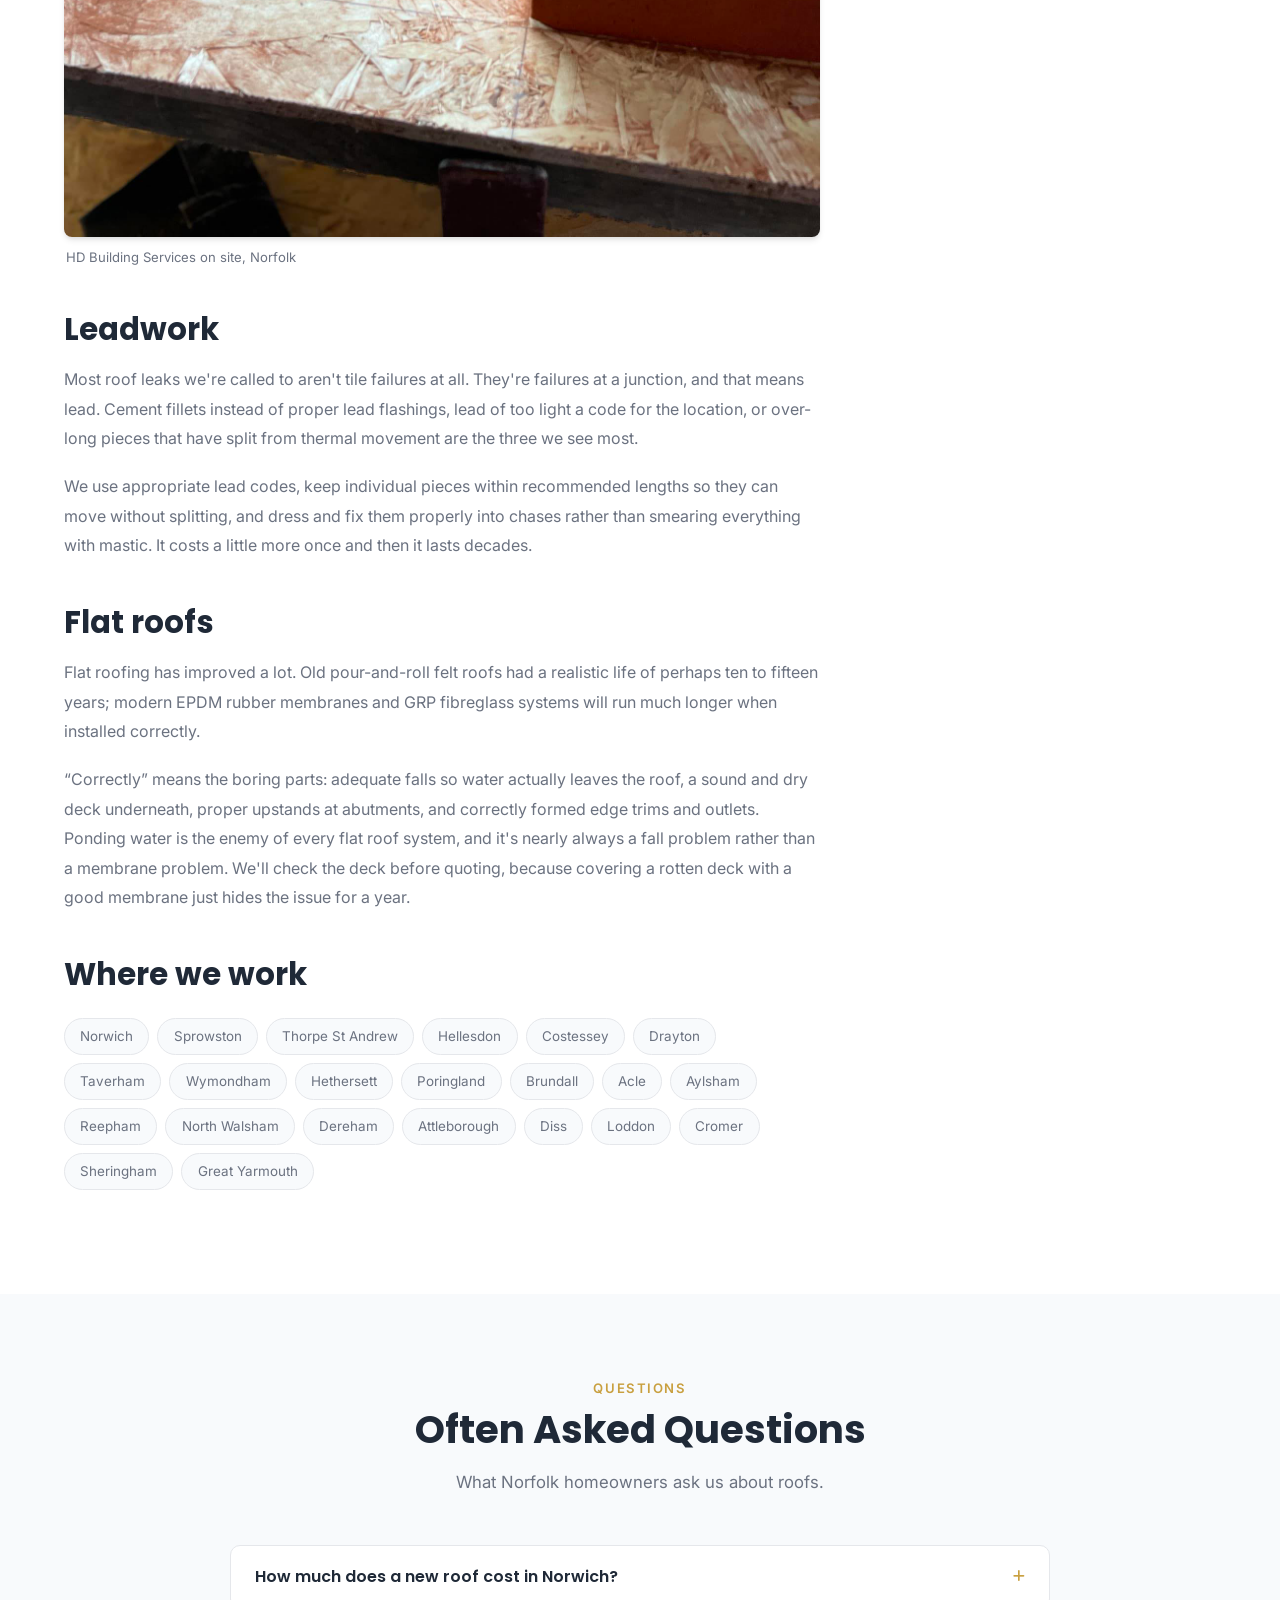
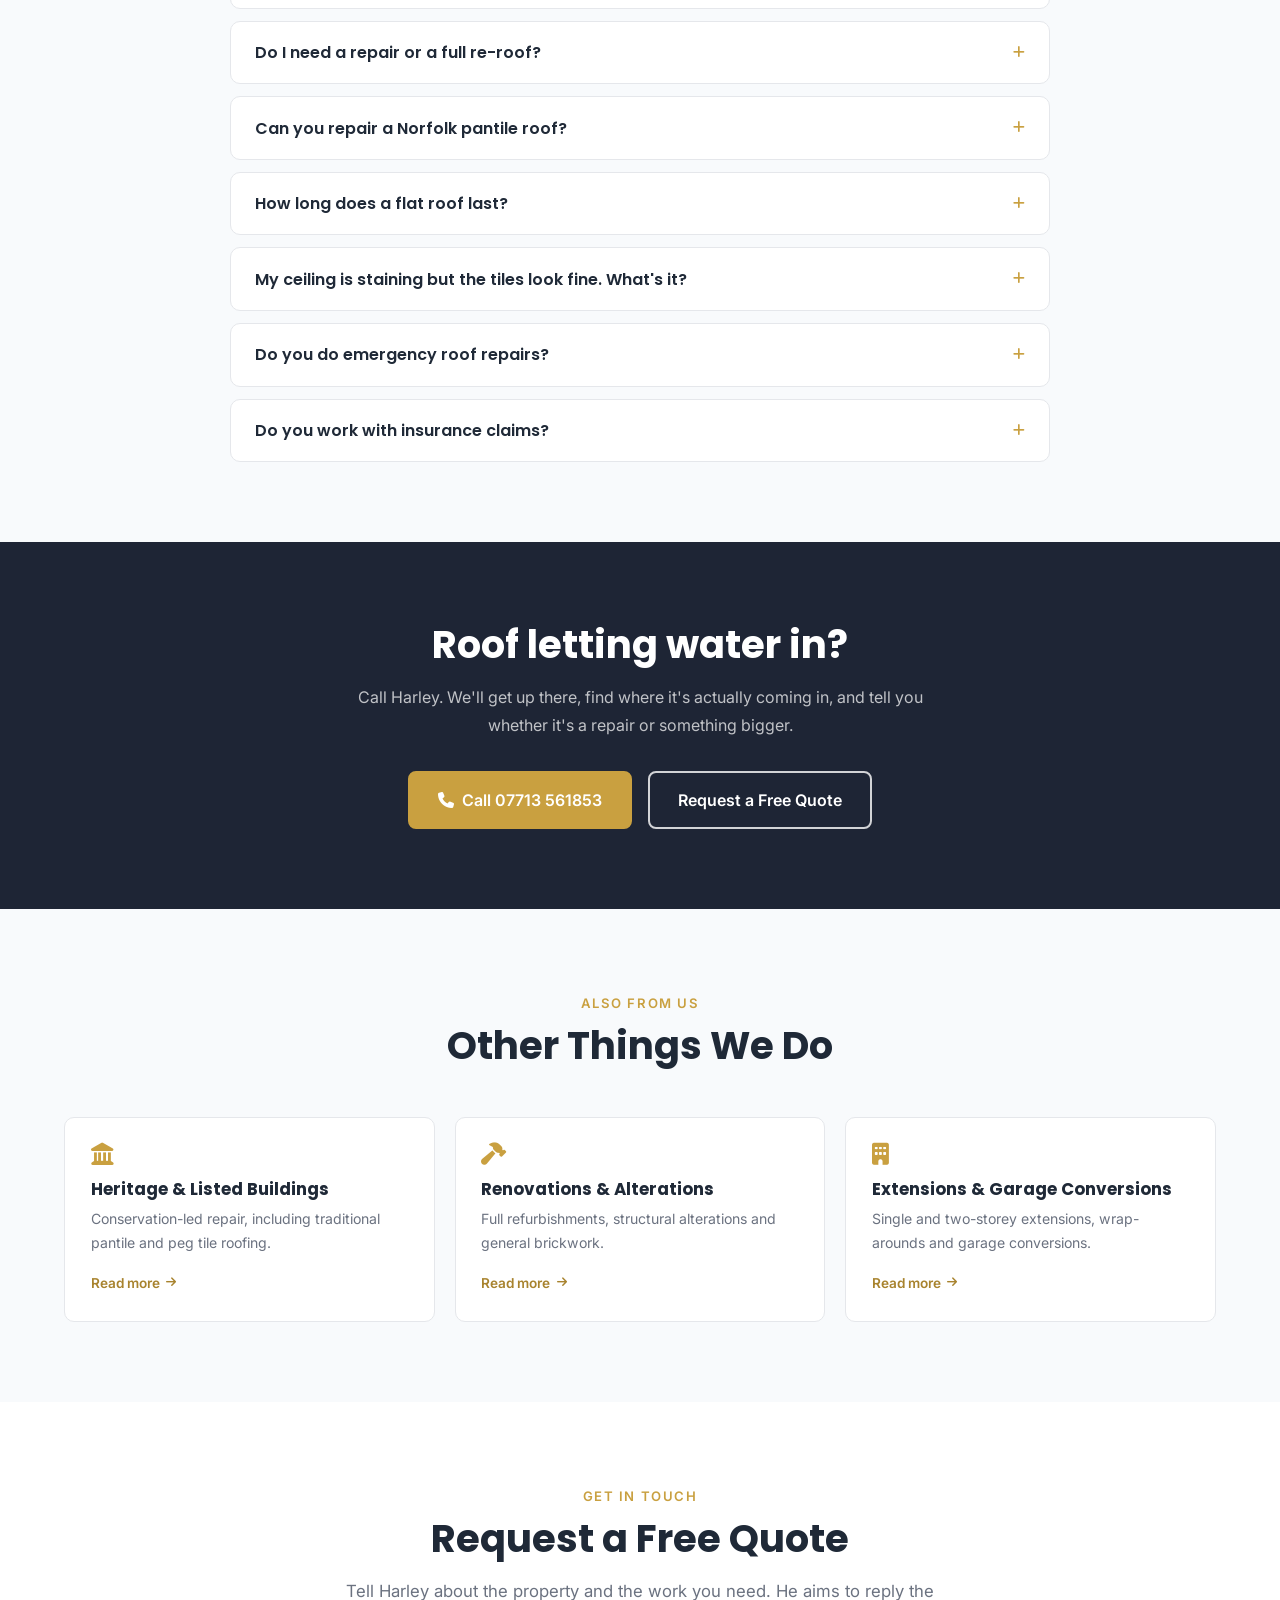
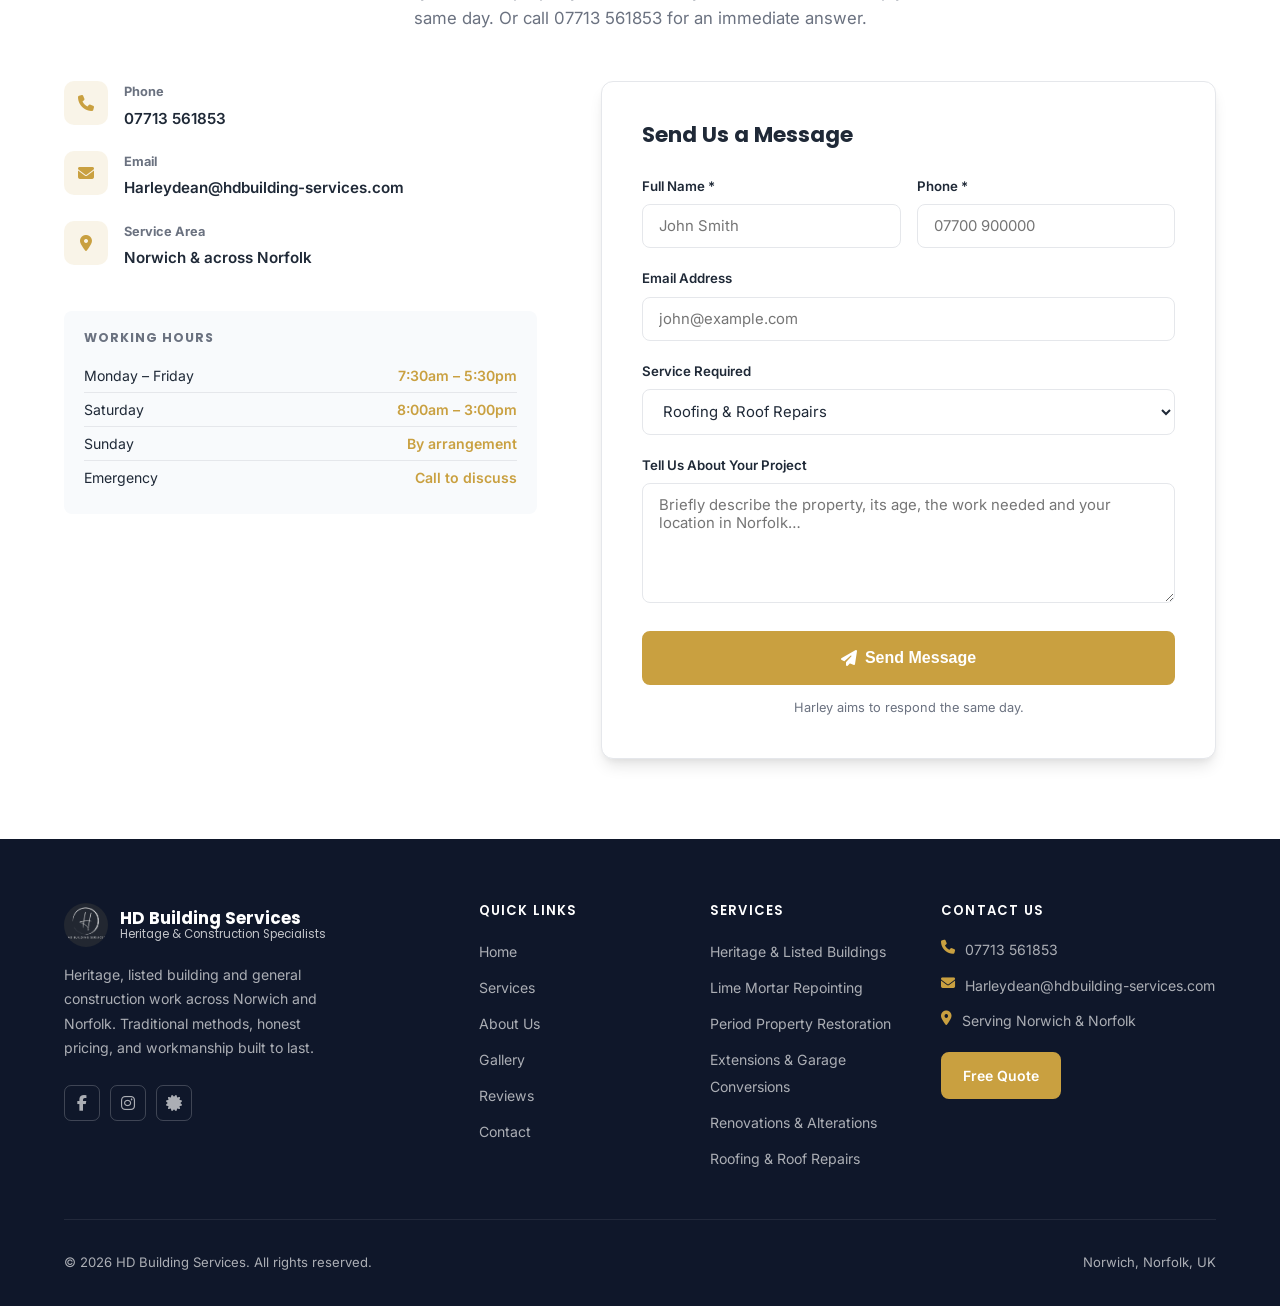
<file: roofing-norwich.html>
<!DOCTYPE html>
<html lang="en">
<head>
  <meta charset="UTF-8" />
  <meta name="viewport" content="width=device-width, initial-scale=1.0" />

  <!-- SEO -->
  <title>Roofing &amp; Roof Repairs Norwich | Pitched, Flat &amp; Heritage Roofing | HD Building Services</title>
  <meta name="description" content="Roofing and roof repairs in Norwich and Norfolk. Re-roofing, slipped tiles, flat roofs, leadwork, chimney repairs and traditional Norfolk pantile roofing. Fully insured. Call 07713 561853." />
  <meta name="keywords" content="roofing Norwich, roof repairs Norwich, roofer Norwich, re-roofing Norfolk, flat roof Norwich, leadwork Norwich, chimney repairs Norwich, pantile roof Norfolk, storm damage roof Norwich" />

  <!-- Canonical -->
  <link rel="canonical" href="https://hdbuildingservices.co.uk/roofing-norwich.html" />

  <!-- Open Graph -->
  <meta property="og:title"       content="Roofing &amp; Roof Repairs Norwich | Pitched, Flat &amp; Heritage Roofing | HD Building Services" />
  <meta property="og:description" content="Roofing and roof repairs in Norwich and Norfolk. Re-roofing, slipped tiles, flat roofs, leadwork, chimney repairs and traditional Norfolk pantile roofing. Fully insured. Call 07713 561853." />
  <meta property="og:image"       content="https://hdbuildingservices.co.uk/images/hero-bg.jpg" />
  <meta property="og:url"         content="https://hdbuildingservices.co.uk/roofing-norwich.html" />
  <meta property="og:type"        content="website" />
  <meta property="og:locale"      content="en_GB" />

  <!-- Schema: Breadcrumbs + Service + FAQ -->
  <script type="application/ld+json">
{
  "@context": "https://schema.org",
  "@graph": [
    {
      "@type": "BreadcrumbList",
      "itemListElement": [
        {
          "@type": "ListItem",
          "position": 1,
          "name": "Home",
          "item": "https://hdbuildingservices.co.uk/"
        },
        {
          "@type": "ListItem",
          "position": 2,
          "name": "Services",
          "item": "https://hdbuildingservices.co.uk/#services"
        },
        {
          "@type": "ListItem",
          "position": 3,
          "name": "Roofing & Roof Repairs",
          "item": "https://hdbuildingservices.co.uk/roofing-norwich.html"
        }
      ]
    },
    {
      "@type": "Service",
      "name": "Roofing and Roof Repairs",
      "alternateName": [
        "Roof Repairs",
        "Re-roofing",
        "Flat Roofing",
        "Heritage Roofing"
      ],
      "description": "Roof repairs, re-roofing, flat roofing, leadwork and chimney work across Norwich and Norfolk, including traditional Norfolk pantile and clay peg tile roofing on period and listed property.",
      "serviceType": "Roofing and Roof Repairs",
      "url": "https://hdbuildingservices.co.uk/roofing-norwich.html",
      "provider": {
        "@type": "LocalBusiness",
        "name": "HD Building Services",
        "image": "https://hdbuildingservices.co.uk/images/logo.jpg",
        "telephone": "+447713561853",
        "email": "Harleydean@hdbuilding-services.com",
        "url": "https://hdbuildingservices.co.uk",
        "address": {
          "@type": "PostalAddress",
          "addressLocality": "Norwich",
          "addressRegion": "Norfolk",
          "addressCountry": "GB"
        },
        "priceRange": "££"
      },
      "areaServed": [
        {
          "@type": "City",
          "name": "Norwich"
        },
        {
          "@type": "AdministrativeArea",
          "name": "Norfolk"
        }
      ],
      "audience": {
        "@type": "Audience",
        "audienceType": "Homeowners and property owners"
      }
    },
    {
      "@type": "FAQPage",
      "mainEntity": [
        {
          "@type": "Question",
          "name": "How much does a new roof cost in Norwich?",
          "acceptedAnswer": {
            "@type": "Answer",
            "text": "It depends on the size and pitch of the roof, the covering, scaffolding requirements, and what we find when the old covering comes off. Battens, membrane and sometimes rafters or the wall plate may need attention. A repair to a slipped tile and a full re-roof are obviously very different numbers. We'll come out, inspect it properly and give you a clear itemised quote, and we'll tell you if a repair will do rather than automatically quoting for a re-roof."
          }
        },
        {
          "@type": "Question",
          "name": "Do I need a repair or a full re-roof?",
          "acceptedAnswer": {
            "@type": "Answer",
            "text": "A repair is right when the covering is generally sound and the battens and membrane underneath still have life in them. A re-roof becomes the sensible option when you're repairing the same roof repeatedly, when tiles or slates are delaminating across whole slopes, or when the battens and felt have failed. We'll show you photographs of what we have actually found up there so you can make the call with the facts, rather than taking our word for it."
          }
        },
        {
          "@type": "Question",
          "name": "Can you repair a Norfolk pantile roof?",
          "acceptedAnswer": {
            "@type": "Answer",
            "text": "Yes, and we would rather repair one than replace it. Original clay pantiles and peg tiles weather in a way modern concrete tiles never do, and on listed property or in a conservation area like-for-like replacement is usually required anyway. Where a roof is stripped we sort and re-use the sound original tiles and make up the shortfall with matched reclaimed units, bedding ridges and verges in lime rather than hard cement."
          }
        },
        {
          "@type": "Question",
          "name": "How long does a flat roof last?",
          "acceptedAnswer": {
            "@type": "Answer",
            "text": "Old pour-and-roll felt realistically managed ten to fifteen years. Modern EPDM rubber and GRP fibreglass systems, properly installed, last a lot longer. The critical factors are adequate falls so water drains off, a sound dry deck, and correctly formed upstands and outlets. Most flat roof failures we attend are detailing or falls problems rather than the membrane itself failing."
          }
        },
        {
          "@type": "Question",
          "name": "My ceiling is staining but the tiles look fine. What's it?",
          "acceptedAnswer": {
            "@type": "Answer",
            "text": "Most likely a flashing or leadwork failure rather than the tiles. Usually where the roof meets a chimney, a wall, a valley or a dormer. Cement fillets used instead of lead, split lead from thermal movement, or lead of too light a code are the three usual culprits. Blocked or overflowing gutters are the other frequent cause, and often get misdiagnosed as a roof leak when the water is actually running down the wall."
          }
        },
        {
          "@type": "Question",
          "name": "Do you do emergency roof repairs?",
          "acceptedAnswer": {
            "@type": "Answer",
            "text": "Call us and we'll do what we can. After a storm we'll prioritise making a property safe and watertight, with a temporary covering to stop further damage. Then we come back and do the permanent repair once it can be assessed and the weather allows."
          }
        },
        {
          "@type": "Question",
          "name": "Do you work with insurance claims?",
          "acceptedAnswer": {
            "@type": "Answer",
            "text": "Yes. We can provide written quotes and photographic evidence in the format insurers generally ask for, and we're used to dealing with loss adjusters on storm damage claims. Get in touch and we'll talk through what your insurer is likely to need."
          }
        }
      ]
    }
  ]
}
  </script>

  <!-- Favicon -->
  <link rel="icon" type="image/jpeg" href="images/logo.jpg" />

  <!-- Fonts - non-render-blocking -->
  <link rel="preconnect" href="https://fonts.googleapis.com" />
  <link rel="preconnect" href="https://fonts.gstatic.com" crossorigin />
  <link rel="preload" as="style"
        href="https://fonts.googleapis.com/css2?family=Inter:wght@400;500;600&family=Poppins:wght@600;700&display=swap"
        onload="this.onload=null;this.rel='stylesheet'" />
  <noscript>
    <link href="https://fonts.googleapis.com/css2?family=Inter:wght@400;500;600&family=Poppins:wght@600;700&display=swap" rel="stylesheet" />
  </noscript>

  <!-- Icons - non-render-blocking -->
  <link rel="preload" as="style"
        href="https://cdnjs.cloudflare.com/ajax/libs/font-awesome/6.5.0/css/all.min.css"
        onload="this.onload=null;this.rel='stylesheet'" />
  <noscript>
    <link rel="stylesheet" href="https://cdnjs.cloudflare.com/ajax/libs/font-awesome/6.5.0/css/all.min.css" />
  </noscript>

  <!-- Preload hero image (improves LCP score) -->
  <link rel="preload" as="image" href="images/hero-bg.jpg" />

  <link rel="stylesheet" href="style.css" />
</head>

<body>

<header class="site-header" id="site-header">
  <div class="container">
    <nav class="nav-inner">

      <!-- Logo -->
      <a href="index.html" class="nav-logo">
        <img src="images/logo.jpg" alt="HD Building Services"
             style="height:44px;width:44px;border-radius:50%;object-fit:cover;flex-shrink:0;" />
        <div class="logo-text">
          HD Building Services
          <span class="logo-subtitle">Heritage &amp; Construction Specialists</span>
        </div>
      </a>

      <!-- Desktop nav -->
      <ul class="nav-links">
        <li><a href="index.html">Home</a></li>
        <li class="has-dropdown">
          <a href="index.html#services">Services <i class="fa-solid fa-chevron-down"></i></a>
          <div class="dropdown-menu">
          <a href="heritage-building-services-norwich.html"><i class="fa-solid fa-landmark"></i><div>Heritage &amp; Listed Buildings<span>Conservation-led repair</span></div></a>
          <a href="lime-mortar-repointing-norwich.html"><i class="fa-solid fa-trowel"></i><div>Lime Mortar Repointing<span>Traditional brick &amp; flint</span></div></a>
          <a href="period-property-restoration-norfolk.html"><i class="fa-solid fa-house-chimney-window"></i><div>Period Property Restoration<span>Georgian, Victorian &amp; cottages</span></div></a>
          <a href="extensions-norwich.html"><i class="fa-solid fa-building"></i><div>Extensions &amp; Garage Conversions<span>Single &amp; two-storey</span></div></a>
          <a href="property-renovations-norwich.html"><i class="fa-solid fa-hammer"></i><div>Renovations &amp; Alterations<span>Refurbishment &amp; structural work</span></div></a>
          <a href="roofing-norwich.html"><i class="fa-solid fa-house-crack"></i><div>Roofing &amp; Roof Repairs<span>Pitched, flat &amp; heritage</span></div></a>
          </div>
        </li>
        <li><a href="index.html#gallery">Gallery</a></li>
        <li><a href="index.html#about">About</a></li>
        <li><a href="index.html#reviews">Reviews</a></li>
        <li><a href="#quote">Contact</a></li>
      </ul>

      <!-- CTA -->
      <div class="nav-right">
        <a href="tel:07713561853" class="nav-phone">
          <i class="fa-solid fa-phone"></i> 07713 561853
        </a>
        <a href="#quote" class="btn btn-primary" style="padding:.625rem 1.25rem;font-size:.875rem;">
          Free Quote
        </a>
      </div>

      <!-- Hamburger (mobile) -->
      <button class="hamburger" id="hamburger" aria-label="Open menu">
        <span></span><span></span><span></span>
      </button>

    </nav>
  </div>

  <!-- Mobile menu -->
  <div class="mobile-menu" id="mobile-menu">
    <a class="mobile-phone" href="tel:07713561853">
      <i class="fa-solid fa-phone"></i> 07713 561853
    </a>
    <a href="index.html" onclick="closeMobileMenu()">Home</a>
    <span class="submenu-label">Services</span>
    <a class="sub" href="heritage-building-services-norwich.html" onclick="closeMobileMenu()">Heritage &amp; Listed Buildings</a>
    <a class="sub" href="lime-mortar-repointing-norwich.html" onclick="closeMobileMenu()">Lime Mortar Repointing</a>
    <a class="sub" href="period-property-restoration-norfolk.html" onclick="closeMobileMenu()">Period Property Restoration</a>
    <a class="sub" href="extensions-norwich.html" onclick="closeMobileMenu()">Extensions &amp; Garage Conversions</a>
    <a class="sub" href="property-renovations-norwich.html" onclick="closeMobileMenu()">Renovations &amp; Alterations</a>
    <a class="sub" href="roofing-norwich.html" onclick="closeMobileMenu()">Roofing &amp; Roof Repairs</a>
    <a href="index.html#gallery" onclick="closeMobileMenu()">Gallery</a>
    <a href="index.html#about"   onclick="closeMobileMenu()">About</a>
    <a href="index.html#reviews" onclick="closeMobileMenu()">Reviews</a>
    <a href="#quote"             onclick="closeMobileMenu()">Contact &amp; Free Quote</a>
  </div>
</header>


<!-- ================================================================
  PAGE HERO
  ================================================================ -->
<section class="page-hero">
  <div class="container">
    <div class="page-hero-inner">

      <nav class="breadcrumbs" aria-label="Breadcrumb">
        <a href="index.html">Home</a>
        <i class="fa-solid fa-chevron-right"></i>
        <a href="index.html#services">Services</a>
        <i class="fa-solid fa-chevron-right"></i>
        <span aria-current="page">Roofing &amp; Roof Repairs</span>
      </nav>

      <div class="hero-badge">
        <i class="fa-solid fa-star"></i>
        5&#9733; Google &amp; 10/10 Checkatrade &middot; Fully Insured Roofing
      </div>

      <h1><span>Roofing &amp; Roof Repairs</span> in Norwich &amp; Norfolk</h1>

      <p class="page-hero-sub">Repairs, re-roofing, flat roofs, leadwork and chimney work, on modern housing and on traditional Norfolk pantile roofs. An honest answer on whether you need a repair or a re-roof.</p>

      <div class="hero-actions">
        <a href="tel:07713561853" class="btn btn-primary">
          <i class="fa-solid fa-phone"></i> Call 07713 561853
        </a>
        <a href="#quote" class="btn btn-outline">Get a Free Quote</a>
      </div>

    </div>
  </div>
</section>


<!-- ================================================================
  MAIN CONTENT
  ================================================================ -->
<section class="page-content">
  <div class="container">
    <div class="content-grid">

      <article class="prose">
        <p>
          The roof is the one part of a building where a small, cheap problem turns into a large, expensive
          one fastest. A slipped tile or a failed flashing lets water into the structure, and by the time it
          shows on a ceiling it has usually been wetting a rafter or a wall plate for months.
        </p>
        <p>
          <strong>HD Building Services</strong> carries out roof repairs, re-roofing, flat roofing, leadwork and
          chimney work across Norwich and Norfolk, on modern housing and on traditional Norfolk pantile and peg tile roofs. We'll tell you honestly whether you need a repair or a re-roof, which isn't
          always the answer you get elsewhere. Fully insured, 5&#9733; on Google, 10/10 on Checkatrade.
        </p>

        <h2 id="services">Roofing work we carry out</h2>
                <ul class="split-list">
          <li><strong>Roof repairs.</strong> Slipped, cracked and missing tiles and slates, failed flashings, leak tracing, and repairs to valleys, verges and ridges.</li>
          <li><strong>Re-roofing.</strong> Full strip and re-cover, including new breathable membrane, battens and any repairs to the structure underneath, in tile or slate.</li>
          <li><strong>Flat roofing.</strong> Garage, extension and dormer roofs in EPDM rubber, GRP fibreglass and torch-on felt, with proper falls and detailing at upstands.</li>
          <li><strong>Chimneys &amp; leadwork.</strong> Chimney rebuilds and repointing, flaunching, pots and cowls, plus code-appropriate lead flashings, soakers, valleys and saddles.</li>
          <li><strong>Heritage roofing.</strong> Norfolk pantiles and clay peg tiles, torching, lime bedding to ridges and verges, and reclaimed tile matching on period and listed property.</li>
          <li><strong>Guttering &amp; rainwater.</strong> Gutters, downpipes, fascias and soffits. The cheapest maintenance on any building, and the most neglected.</li>
        </ul>

        <h2 id="signs">When a roof needs attention</h2>
        <ul class="check-list">
          <li><strong>Visible slipped or missing tiles</strong>, or tiles and slates lying in the garden after a gale.</li>
          <li><strong>Damp patches or staining on upstairs ceilings</strong>, particularly near chimneys, valleys and
          around dormers. Flashing failures are more common than tile failures.</li>
          <li><strong>Daylight visible in the loft</strong>, or damp, dark or crumbling timbers around the eaves and
          wall plate.</li>
          <li><strong>Sagging along the ridge or between rafters</strong>, which can indicate structural failure rather
          than a covering problem.</li>
          <li><strong>Failed mortar at ridge, verge and hip</strong>, or a chimney with open joints and cracked flaunching.</li>
          <li><strong>Ponding, splits or blistering on a flat roof</strong>, or a felt roof past roughly twenty years old.</li>
          <li><strong>Overflowing gutters</strong>, which soak the wall below and cause damp that gets blamed on the wall
          rather than the gutter.</li>
        </ul>

        <div class="callout">
          <div class="callout-title"><i class="fa-solid fa-lightbulb"></i> Repair or re-roof?</div>
          <p>
            If the covering is sound and the battens and membrane underneath have life left, a repair is the
            right answer and we'll say so. If you're repairing the same roof every year, tiles are
            delaminating across the whole slope, or the battens have gone, then patching is money down the
            drain. We'll show you what we have found and let you decide with the facts.
          </p>
        </div>

        <h2 id="norfolk">Norfolk pantiles and traditional roofs</h2>
        <p>
          The pantile is the characteristic East Anglian roof covering, and a great many Norfolk cottages,
          farmhouses and outbuildings still carry their original clay pantiles or peg tiles. They're worth
          keeping. Reclaimed pantiles weather in a way no modern concrete tile matches, and on a listed
          building or in a conservation area, like-for-like replacement is usually a condition of consent
          anyway.
        </p>
        <p>
          Traditional roofs need traditional detailing: lime mortar bedding at ridges and verges rather than
          hard cement that cracks and lets water track in, torching where appropriate, and careful sorting and
          re-use of sound original tiles with matched reclaimed units making up the shortfall. Where a roof is
          being stripped, we set the original tiles aside and re-lay them rather than skipping the lot.
          More on this on our <a href="heritage-building-services-norwich.html">heritage building page</a>.
        </p>

        <!-- TODO: swap for a photo of this specific type of work -->
        <figure class="content-figure">
          <img loading="lazy" src="images/image-6.jpg" alt="HD Building Services on site, Norfolk" />
          <figcaption>HD Building Services on site, Norfolk</figcaption>
        </figure>

        <h2 id="leadwork">Leadwork</h2>
        <p>
          Most roof leaks we're called to aren't tile failures at all. They're failures at a junction,
          and that means lead. Cement fillets instead of proper lead flashings, lead of too light a code for
          the location, or over-long pieces that have split from thermal movement are the three we see most.
        </p>
        <p>
          We use appropriate lead codes, keep individual pieces within recommended lengths so they can move
          without splitting, and dress and fix them properly into chases rather than smearing everything with
          mastic. It costs a little more once and then it lasts decades.
        </p>

        <h2 id="flat">Flat roofs</h2>
        <p>
          Flat roofing has improved a lot. Old pour-and-roll felt roofs had a realistic life of perhaps
          ten to fifteen years; modern EPDM rubber membranes and GRP fibreglass systems will run much longer
          when installed correctly.
        </p>
        <p>
          &ldquo;Correctly&rdquo; means the boring parts: adequate falls so water actually leaves the roof, a sound and
          dry deck underneath, proper upstands at abutments, and correctly formed edge trims and outlets.
          Ponding water is the enemy of every flat roof system, and it's nearly always a fall problem rather
          than a membrane problem. We'll check the deck before quoting, because covering a rotten deck with
          a good membrane just hides the issue for a year.
        </p>

        <h2 id="areas">Where we work</h2>
        <div class="areas-list">
          <span>Norwich</span><span>Sprowston</span><span>Thorpe St Andrew</span><span>Hellesdon</span>
          <span>Costessey</span><span>Drayton</span><span>Taverham</span><span>Wymondham</span>
          <span>Hethersett</span><span>Poringland</span><span>Brundall</span><span>Acle</span>
          <span>Aylsham</span><span>Reepham</span><span>North Walsham</span><span>Dereham</span>
          <span>Attleborough</span><span>Diss</span><span>Loddon</span><span>Cromer</span>
          <span>Sheringham</span><span>Great Yarmouth</span>
        </div>
      </article>

      <aside class="page-sidebar">

        <div class="sidebar-card sidebar-card--dark">
          <h3>Talk it through with Harley</h3>
          <p>Stain on the ceiling or a tile in the garden? Call Harley. We'll tell you whether it's a repair or something bigger before quoting.</p>
          <a class="sidebar-phone" href="tel:07713561853">
            <i class="fa-solid fa-phone"></i> 07713 561853
          </a>
          <a href="#quote" class="btn btn-primary">Request a Free Quote</a>
        </div>

        <div class="sidebar-card">
          <h3>Why HD Building Services</h3>
          <div class="sidebar-trust">
            <div><i class="fa-solid fa-star"></i> 5&#9733; rated on Google</div>
            <div><i class="fa-solid fa-certificate"></i> 10/10 on Checkatrade, 17 reviews</div>
            <div><i class="fa-solid fa-landmark"></i> 9 years of heritage experience</div>
            <div><i class="fa-solid fa-shield-halved"></i> Fully insured, public liability</div>
            <div><i class="fa-solid fa-sterling-sign"></i> Clear quotes, no hidden fees</div>
            <div><i class="fa-solid fa-broom"></i> Site left clean and tidy</div>
          </div>
        </div>

        <div class="sidebar-card">
          <h3>Our Services</h3>
          <div class="sidebar-list">
          <a href="heritage-building-services-norwich.html">Heritage &amp; Listed Buildings <i class="fa-solid fa-chevron-right"></i></a>
          <a href="lime-mortar-repointing-norwich.html">Lime Mortar Repointing <i class="fa-solid fa-chevron-right"></i></a>
          <a href="period-property-restoration-norfolk.html">Period Property Restoration <i class="fa-solid fa-chevron-right"></i></a>
          <a href="extensions-norwich.html">Extensions &amp; Garage Conversions <i class="fa-solid fa-chevron-right"></i></a>
          <a href="property-renovations-norwich.html">Renovations &amp; Alterations <i class="fa-solid fa-chevron-right"></i></a>
          <a href="roofing-norwich.html" aria-current="page">Roofing &amp; Roof Repairs <i class="fa-solid fa-chevron-right"></i></a>
          </div>
        </div>

      </aside>

    </div>
  </div>
</section>


<!-- ================================================================
  FAQ
  ================================================================ -->
<section class="faq-section">
  <div class="container">

    <div class="section-header center">
      <span class="section-label">Questions</span>
      <h2 class="section-title">Often Asked Questions</h2>
      <p class="section-subtitle">What Norfolk homeowners ask us about roofs.</p>
    </div>

    <div class="faq-list">
        <div class="faq-item">
          <button class="faq-question" type="button">
            How much does a new roof cost in Norwich?
            <i class="fa-solid fa-plus"></i>
          </button>
          <div class="faq-answer">
            <div class="faq-answer-inner">
              <p>
                It depends on the size and pitch of the roof, the covering, scaffolding requirements, and what
                we find when the old covering comes off. Battens, membrane and sometimes rafters or the
                wall plate may need attention. A repair to a slipped tile and a full re-roof are obviously very
                different numbers.
              </p>
              <p>
                We'll come out, inspect it properly and give you a clear itemised quote, and we'll tell you
                if a repair will do rather than automatically quoting for a re-roof.
              </p>
            </div>
          </div>
        </div>
        <div class="faq-item">
          <button class="faq-question" type="button">
            Do I need a repair or a full re-roof?
            <i class="fa-solid fa-plus"></i>
          </button>
          <div class="faq-answer">
            <div class="faq-answer-inner">
              <p>
                A repair is right when the covering is generally sound and the battens and membrane underneath
                still have life in them. A re-roof becomes the sensible option when you're repairing the same
                roof repeatedly, when tiles or slates are delaminating across whole slopes, or when the battens
                and felt have failed.
              </p>
              <p>
                We'll show you photographs of what we have actually found up there so you can make the call
                with the facts, rather than taking our word for it.
              </p>
            </div>
          </div>
        </div>
        <div class="faq-item">
          <button class="faq-question" type="button">
            Can you repair a Norfolk pantile roof?
            <i class="fa-solid fa-plus"></i>
          </button>
          <div class="faq-answer">
            <div class="faq-answer-inner">
              <p>
                Yes, and we would rather repair one than replace it. Original clay pantiles and peg tiles weather
                in a way modern concrete tiles never do, and on listed property or in a conservation area
                like-for-like replacement is usually required anyway.
              </p>
              <p>
                Where a roof is stripped we sort and re-use the sound original tiles and make up the shortfall
                with matched reclaimed units, bedding ridges and verges in lime rather than hard cement.
              </p>
            </div>
          </div>
        </div>
        <div class="faq-item">
          <button class="faq-question" type="button">
            How long does a flat roof last?
            <i class="fa-solid fa-plus"></i>
          </button>
          <div class="faq-answer">
            <div class="faq-answer-inner">
              <p>
                Old pour-and-roll felt realistically managed ten to fifteen years. Modern EPDM rubber and GRP
                fibreglass systems, properly installed, last a lot longer.
              </p>
              <p>
                The critical factors are adequate falls so water drains off, a sound dry deck, and correctly
                formed upstands and outlets. Most flat roof failures we attend are detailing or falls problems
                rather than the membrane itself failing.
              </p>
            </div>
          </div>
        </div>
        <div class="faq-item">
          <button class="faq-question" type="button">
            My ceiling is staining but the tiles look fine. What's it?
            <i class="fa-solid fa-plus"></i>
          </button>
          <div class="faq-answer">
            <div class="faq-answer-inner">
              <p>
                Most likely a flashing or leadwork failure rather than the tiles. Usually where the roof meets
                a chimney, a wall, a valley or a dormer. Cement fillets used instead of lead, split lead from
                thermal movement, or lead of too light a code are the three usual culprits.
              </p>
              <p>
                Blocked or overflowing gutters are the other frequent cause, and often get misdiagnosed as a roof
                leak when the water is actually running down the wall.
              </p>
            </div>
          </div>
        </div>
        <div class="faq-item">
          <button class="faq-question" type="button">
            Do you do emergency roof repairs?
            <i class="fa-solid fa-plus"></i>
          </button>
          <div class="faq-answer">
            <div class="faq-answer-inner">
              <p>
                Call us and we'll do what we can. After a storm we'll prioritise making a property safe and watertight, with a temporary covering to stop further damage. Then we come back and do the permanent repair once it can be assessed and the weather allows.
              </p>
            </div>
          </div>
        </div>
        <div class="faq-item">
          <button class="faq-question" type="button">
            Do you work with insurance claims?
            <i class="fa-solid fa-plus"></i>
          </button>
          <div class="faq-answer">
            <div class="faq-answer-inner">
              <p>
                Yes. We can provide written quotes and photographic evidence in the format insurers generally ask
                for, and we're used to dealing with loss adjusters on storm damage claims. Get in touch and we'll talk through what your insurer is likely to need.
              </p>
            </div>
          </div>
        </div>
    </div>

  </div>
</section>


<!-- ================================================================
  CTA BAND
  ================================================================ -->
<section class="cta-band">
  <div class="container">
    <h2>Roof letting water in?</h2>
    <p>Call Harley. We'll get up there, find where it's actually coming in, and tell you whether it's a repair or something bigger.</p>
    <div class="hero-actions">
      <a href="tel:07713561853" class="btn btn-primary">
        <i class="fa-solid fa-phone"></i> Call 07713 561853
      </a>
      <a href="#quote" class="btn btn-outline">Request a Free Quote</a>
    </div>
  </div>
</section>


<!-- ================================================================
  RELATED SERVICES
  ================================================================ -->
<section class="services">
  <div class="container">

    <div class="section-header center">
      <span class="section-label">Also From Us</span>
      <h2 class="section-title">Other Things We Do</h2>
    </div>

    <div class="related-grid">
        <a class="related-card" href="heritage-building-services-norwich.html">
          <i class="fa-solid fa-landmark related-icon"></i>
          <h3>Heritage &amp; Listed Buildings</h3>
          <p>Conservation-led repair, including traditional pantile and peg tile roofing.</p>
          <span class="related-link">Read more <i class="fa-solid fa-arrow-right"></i></span>
        </a>
        <a class="related-card" href="property-renovations-norwich.html">
          <i class="fa-solid fa-hammer related-icon"></i>
          <h3>Renovations &amp; Alterations</h3>
          <p>Full refurbishments, structural alterations and general brickwork.</p>
          <span class="related-link">Read more <i class="fa-solid fa-arrow-right"></i></span>
        </a>
        <a class="related-card" href="extensions-norwich.html">
          <i class="fa-solid fa-building related-icon"></i>
          <h3>Extensions &amp; Garage Conversions</h3>
          <p>Single and two-storey extensions, wrap-arounds and garage conversions.</p>
          <span class="related-link">Read more <i class="fa-solid fa-arrow-right"></i></span>
        </a>
    </div>

  </div>
</section>


<!-- ================================================================
  QUOTE FORM
  ================================================================ -->
<section class="contact" id="quote">
  <div class="container">

    <div class="section-header center">
      <span class="section-label">Get In Touch</span>
      <h2 class="section-title">Request a Free Quote</h2>
      <p class="section-subtitle">
        Tell Harley about the property and the work you need. He aims to reply the same day. Or call 07713 561853 for an immediate answer.
      </p>
    </div>

    <div class="contact-grid">

      <div class="contact-info">
        <div class="contact-details">
          <div class="contact-detail">
            <div class="detail-icon"><i class="fa-solid fa-phone"></i></div>
            <div class="detail-body">
              <strong>Phone</strong>
              <span><a href="tel:07713561853">07713 561853</a></span>
            </div>
          </div>
          <div class="contact-detail">
            <div class="detail-icon"><i class="fa-solid fa-envelope"></i></div>
            <div class="detail-body">
              <strong>Email</strong>
              <span><a href="mailto:Harleydean@hdbuilding-services.com">Harleydean@hdbuilding-services.com</a></span>
            </div>
          </div>
          <div class="contact-detail">
            <div class="detail-icon"><i class="fa-solid fa-location-dot"></i></div>
            <div class="detail-body">
              <strong>Service Area</strong>
              <span>Norwich &amp; across Norfolk</span>
            </div>
          </div>
        </div>

        <div class="contact-hours">
          <h4>Working Hours</h4>
          <div class="hours-row"><span>Monday &ndash; Friday</span> <span>7:30am &ndash; 5:30pm</span></div>
          <div class="hours-row"><span>Saturday</span>        <span>8:00am &ndash; 3:00pm</span></div>
          <div class="hours-row"><span>Sunday</span>          <span>By arrangement</span></div>
          <div class="hours-row"><span>Emergency</span>       <span>Call to discuss</span></div>
        </div>
      </div>

      <div class="contact-form-wrapper">
        <h3>Send Us a Message</h3>
        <form id="contact-form" action="mail.php" method="POST" novalidate>

          <div class="hp-field" aria-hidden="true">
            <label for="website">Leave this blank</label>
            <input type="text" id="website" name="website" tabindex="-1" autocomplete="off" />
          </div>
          <input type="hidden" id="form_time" name="form_time" value="" />
          <input type="hidden" name="source" value="Roofing &amp; Roof Repairs" />

          <div class="form-row">
            <div class="form-group">
              <label for="name">Full Name *</label>
              <input type="text" id="name" name="name" placeholder="John Smith" required />
            </div>
            <div class="form-group">
              <label for="phone">Phone *</label>
              <input type="tel" id="phone" name="phone" placeholder="07700 900000" required />
            </div>
          </div>

          <div class="form-group">
            <label for="email">Email Address</label>
            <input type="email" id="email" name="email" placeholder="john@example.com" />
          </div>

          <div class="form-group">
            <label for="service">Service Required</label>
            <select id="service" name="service">
              <option>Heritage / Listed Building Work</option>
              <option>Lime Mortar Repointing</option>
              <option>Period Property Restoration</option>
              <option>Extension or New Build</option>
              <option>Garage Conversion</option>
              <option>Renovation or Refurbishment</option>
              <option>Structural Alterations</option>
              <option selected>Roofing &amp; Roof Repairs</option>
              <option>Bricklaying &amp; Blockwork</option>
              <option>Carpentry &amp; Internal Work</option>
              <option>Other / Not Sure</option>
            </select>
          </div>

          <div class="form-group">
            <label for="message">Tell Us About Your Project</label>
            <textarea id="message" name="message"
                      placeholder="Briefly describe the property, its age, the work needed and your location in Norfolk&hellip;"></textarea>
          </div>

          <div class="form-submit">
            <button type="submit" class="btn btn-primary">
              <i class="fa-solid fa-paper-plane"></i> Send Message
            </button>
          </div>
          <p class="form-note">Harley aims to respond the same day.</p>
          <div class="form-success" id="form-success">
            <i class="fa-solid fa-circle-check" style="font-size:1.5rem;margin-bottom:.5rem;display:block;"></i>
            Thanks! Harley will be in touch shortly.
          </div>
        </form>
      </div>

    </div>
  </div>
</section>


<!-- ================================================================
  FOOTER
  ================================================================ -->
<footer class="site-footer">
  <div class="container">
    <div class="footer-grid">

      <div class="footer-brand">
        <a href="index.html" class="nav-logo">
          <img src="images/logo.jpg" alt="HD Building Services"
               style="height:44px;width:44px;border-radius:50%;object-fit:cover;flex-shrink:0;" />
          <div class="logo-text">
            HD Building Services
            <span class="logo-subtitle">Heritage &amp; Construction Specialists</span>
          </div>
        </a>
        <p>
          Heritage, listed building and general construction work across Norwich and Norfolk.
          Traditional methods, honest pricing, and workmanship built to last.
        </p>
        <div class="social-links">
          <a href="https://www.facebook.com/HDbuildingservices1" class="social-link" target="_blank" rel="noopener" aria-label="Facebook">
            <i class="fa-brands fa-facebook-f"></i>
          </a>
          <a href="https://www.instagram.com/hd.buildingservices" class="social-link" target="_blank" rel="noopener" aria-label="Instagram">
            <i class="fa-brands fa-instagram"></i>
          </a>
          <a href="https://www.checkatrade.com/trades/hdbuildingservices" class="social-link" target="_blank" rel="noopener" aria-label="Checkatrade">
            <i class="fa-solid fa-certificate"></i>
          </a>
        </div>
      </div>

      <div class="footer-col">
        <h4>Quick Links</h4>
        <ul>
          <li><a href="index.html">Home</a></li>
          <li><a href="index.html#services">Services</a></li>
          <li><a href="index.html#about">About Us</a></li>
          <li><a href="index.html#gallery">Gallery</a></li>
          <li><a href="index.html#reviews">Reviews</a></li>
          <li><a href="#quote">Contact</a></li>
        </ul>
      </div>

      <div class="footer-col">
        <h4>Services</h4>
        <ul>
          <li><a href="heritage-building-services-norwich.html">Heritage &amp; Listed Buildings</a></li>
          <li><a href="lime-mortar-repointing-norwich.html">Lime Mortar Repointing</a></li>
          <li><a href="period-property-restoration-norfolk.html">Period Property Restoration</a></li>
          <li><a href="extensions-norwich.html">Extensions &amp; Garage Conversions</a></li>
          <li><a href="property-renovations-norwich.html">Renovations &amp; Alterations</a></li>
          <li><a href="roofing-norwich.html">Roofing &amp; Roof Repairs</a></li>
        </ul>
      </div>

      <div class="footer-col">
        <h4>Contact Us</h4>
        <div class="footer-contact-item">
          <i class="fa-solid fa-phone"></i>
          <a href="tel:07713561853">07713 561853</a>
        </div>
        <div class="footer-contact-item">
          <i class="fa-solid fa-envelope"></i>
          <a href="mailto:Harleydean@hdbuilding-services.com">Harleydean@hdbuilding-services.com</a>
        </div>
        <div class="footer-contact-item">
          <i class="fa-solid fa-location-dot"></i>
          <span>Serving Norwich &amp; Norfolk</span>
        </div>
        <div style="margin-top:1.25rem;">
          <a href="#quote" class="btn btn-primary" style="font-size:.875rem;padding:.625rem 1.25rem;">
            Free Quote
          </a>
        </div>
      </div>

    </div>

    <div class="footer-bottom">
      <p>&copy; <span id="year"></span> HD Building Services. All rights reserved.</p>
      <p>Norwich, Norfolk, UK</p>
    </div>

  </div>
</footer>

<a href="tel:07713561853" class="float-call" aria-label="Call HD Building Services">
  <i class="fa-solid fa-phone"></i>
</a>

<script src="main.js"></script>
</body>
</html>
</file>
<file: style.css>
/* ================================================================
   TRADIE WEBSITE TEMPLATE — style.css
   ----------------------------------------------------------------
   To customise per client, change the CSS variables in :root below.
   ================================================================ */

:root {
  /* ── Brand colours ── HD Building Services */
  --primary:       #1e2535;   /* dark navy from logo */
  --primary-dark:  #141929;
  --accent:        #c9a040;   /* amber/gold */
  --accent-dark:   #a8832e;

  /* ── Neutral palette ── usually leave these alone */
  --text:          #1f2937;
  --text-light:    #6b7280;
  --bg:            #ffffff;
  --bg-light:      #f8fafc;
  --bg-dark:       #0f172a;
  --border:        #e5e7eb;

  /* ── Misc ── */
  --shadow:    0 4px 6px -1px rgba(0,0,0,.10), 0 2px 4px -1px rgba(0,0,0,.06);
  --shadow-lg: 0 10px 15px -3px rgba(0,0,0,.10), 0 4px 6px -2px rgba(0,0,0,.05);
  --radius:    8px;
  --max-width: 1200px;
}

/* ================================================================
   RESET & BASE
   ================================================================ */
*, *::before, *::after { box-sizing: border-box; margin: 0; padding: 0; }
html  { scroll-behavior: smooth; font-size: 16px; }
body  {
  font-family: 'Inter', system-ui, -apple-system, sans-serif;
  color: var(--text);
  background: var(--bg);
  line-height: 1.65;
}
img   { max-width: 100%; height: auto; display: block; }
a     { text-decoration: none; color: inherit; }
ul    { list-style: none; }

/* ── Typography ── */
h1, h2, h3, h4 {
  font-family: 'Poppins', 'Inter', system-ui, sans-serif;
  line-height: 1.2;
  font-weight: 700;
}
h1 { font-size: clamp(2rem, 5vw, 3.5rem); }
h2 { font-size: clamp(1.75rem, 3vw, 2.5rem); }
h3 { font-size: 1.25rem; }

.section-label {
  display: inline-block;
  font-size: 0.82rem;
  font-weight: 600;
  letter-spacing: 0.12em;
  text-transform: uppercase;
  color: var(--accent);
  margin-bottom: 0.5rem;
}
.section-title    { color: var(--text); margin-bottom: 1rem; }
.section-subtitle { color: var(--text-light); font-size: 1.05rem; max-width: 600px; }
.section-header   { margin-bottom: 3rem; }
.section-header.center { text-align: center; }
.section-header.center .section-subtitle { margin: 0 auto; }

/* ── Layout ── */
.container { max-width: var(--max-width); margin: 0 auto; padding: 0 1.5rem; }
section    { padding: 5rem 0; }

/* ── Buttons ── */
.btn {
  display: inline-flex;
  align-items: center;
  gap: 0.5rem;
  padding: 0.875rem 1.75rem;
  border-radius: var(--radius);
  font-weight: 600;
  font-size: 1rem;
  cursor: pointer;
  border: 2px solid transparent;
  transition: all 0.2s ease;
  white-space: nowrap;
}
.btn-primary  { background: var(--accent); color: #fff; border-color: var(--accent); }
.btn-primary:hover { background: var(--accent-dark); border-color: var(--accent-dark); transform: translateY(-1px); }
.btn-outline  { background: transparent; color: #fff; border-color: rgba(255,255,255,0.8); }
.btn-outline:hover { background: #fff; color: var(--primary); border-color: #fff; }
.btn-dark     { background: var(--primary); color: #fff; }
.btn-dark:hover { background: var(--primary-dark); transform: translateY(-1px); }


/* ================================================================
   HEADER / NAV
   ================================================================ */
.site-header {
  position: fixed;
  top: 0; left: 0; right: 0;
  z-index: 100;
  background: var(--primary);
  box-shadow: var(--shadow);
}
.nav-inner {
  display: flex;
  align-items: center;
  justify-content: space-between;
  height: 70px;
}
.nav-logo {
  display: flex;
  align-items: center;
  gap: 0.75rem;
  color: #fff;
  flex-shrink: 0;
}
.logo-icon {
  width: 42px; height: 42px;
  background: var(--accent);
  border-radius: 9px;
  display: flex; align-items: center; justify-content: center;
  font-size: 1.25rem;
}
.logo-text     { font-family: 'Poppins', sans-serif; font-weight: 700; font-size: 1.05rem; line-height: 1.2; }
.logo-subtitle { font-size: 0.72rem; font-weight: 400; opacity: 0.75; display: block; }
.nav-links {
  display: flex;
  align-items: center;
  gap: 1.75rem;
}
.nav-links a {
  color: rgba(255,255,255,0.82);
  font-weight: 500;
  font-size: 0.9rem;
  transition: color 0.2s;
  letter-spacing: 0.02em;
}
.nav-links a:hover { color: #fff; }
.nav-right {
  display: flex;
  align-items: center;
  gap: 1.25rem;
}
.nav-phone {
  color: #fff;
  font-weight: 700;
  font-size: 0.95rem;
  display: flex;
  align-items: center;
  gap: 0.4rem;
}
.nav-phone i { color: var(--accent); }
.hamburger {
  display: none;
  flex-direction: column;
  gap: 5px;
  cursor: pointer;
  background: none;
  border: none;
  padding: 4px;
}
.hamburger span {
  display: block;
  width: 26px; height: 2px;
  background: #fff;
  border-radius: 2px;
  transition: all 0.3s ease;
}
.hamburger.active span:nth-child(1) { transform: rotate(45deg) translate(5px, 5px); }
.hamburger.active span:nth-child(2) { opacity: 0; }
.hamburger.active span:nth-child(3) { transform: rotate(-45deg) translate(5px, -5px); }
.mobile-menu {
  display: none;
  background: var(--primary-dark);
  border-top: 1px solid rgba(255,255,255,0.08);
}
.mobile-menu.open { display: block; }
.mobile-menu a {
  display: block;
  padding: 0.875rem 1.5rem;
  color: rgba(255,255,255,0.82);
  border-bottom: 1px solid rgba(255,255,255,0.05);
  font-weight: 500;
  transition: all 0.2s;
}
.mobile-menu a:hover { color: #fff; padding-left: 2rem; }
.mobile-menu .mobile-phone {
  padding: 1rem 1.5rem;
  display: flex; align-items: center; gap: 0.5rem;
  color: var(--accent);
  font-weight: 700;
  font-size: 1.05rem;
  border-bottom: 1px solid rgba(255,255,255,0.05);
}


/* ================================================================
   HERO
   ================================================================ */
.hero {
  min-height: 100svh;
  /* Replace 'images/hero-bg.jpg' with a real photo of the work/team */
  background:
    linear-gradient(rgba(10, 20, 40, 0.72), rgba(10, 20, 40, 0.72)),
    url('images/hero-bg.jpg') center center / cover no-repeat;
  /* Fallback if no image: */
  background-color: var(--bg-dark);
  display: flex;
  align-items: center;
  padding-top: 70px;
}
.hero-content { max-width: 680px; }
.hero-badge {
  display: inline-flex;
  align-items: center;
  gap: 0.5rem;
  background: rgba(201,160,64,0.15);
  border: 1px solid rgba(201,160,64,0.42);
  color: #fdba74;
  padding: 0.375rem 0.875rem;
  border-radius: 100px;
  font-size: 0.82rem;
  font-weight: 600;
  margin-bottom: 1.25rem;
  letter-spacing: 0.04em;
}
.hero h1 { color: #fff; margin-bottom: 1.25rem; }
.hero h1 span { color: var(--accent); }
.hero-subtitle {
  color: rgba(255,255,255,0.78);
  font-size: 1.1rem;
  margin-bottom: 2rem;
  max-width: 540px;
}
.hero-actions { display: flex; gap: 1rem; flex-wrap: wrap; margin-bottom: 3rem; }
.hero-trust   { display: flex; gap: 2rem; flex-wrap: wrap; }
.trust-item   {
  display: flex; align-items: center; gap: 0.5rem;
  color: rgba(255,255,255,0.78);
  font-size: 0.88rem;
}
.trust-item i { color: var(--accent); }


/* ================================================================
   STATS BAR
   ================================================================ */
.stats-bar  { background: var(--primary); padding: 2.25rem 0; }
.stats-grid {
  display: grid;
  grid-template-columns: repeat(4, 1fr);
  gap: 1rem;
  text-align: center;
}
.stat-divider {
  border-right: 1px solid rgba(255,255,255,0.15);
}
.stat-divider:last-child { border-right: none; }
.stat-number {
  font-family: 'Poppins', sans-serif;
  font-size: 2.25rem;
  font-weight: 700;
  color: var(--accent);
  line-height: 1;
}
.stat-label {
  color: rgba(255,255,255,0.75);
  font-size: 0.85rem;
  margin-top: 0.3rem;
}


/* ================================================================
   SHAPE DIVIDERS
   ================================================================ */
.divider { line-height: 0; overflow: hidden; }
.divider svg { display: block; width: 100%; height: 50px; }
.divider-primary-to-light { background: var(--primary); }
.divider-light-to-dark    { background: var(--bg); }
.divider-dark-to-light    { background: var(--bg-dark); }


/* ================================================================
   HOW IT WORKS
   ================================================================ */
.process { background: var(--bg); }
.process-steps {
  display: flex;
  align-items: flex-start;
  max-width: 860px;
  margin: 0 auto;
}
.process-step {
  flex: 1;
  text-align: center;
  padding: 0 1.5rem;
}
.step-number {
  width: 64px; height: 64px;
  background: var(--accent);
  border-radius: 50%;
  display: flex; align-items: center; justify-content: center;
  font-family: 'Poppins', sans-serif;
  font-size: 1.35rem; font-weight: 700;
  color: #fff;
  margin: 0 auto 1.25rem;
}
.process-step h3 { margin-bottom: 0.625rem; }
.process-step p  { color: var(--text-light); font-size: 0.93rem; line-height: 1.7; }
.process-connector {
  flex-shrink: 0;
  width: 60px;
  display: flex; align-items: center; justify-content: center;
  padding-top: 1.75rem;
  color: var(--accent);
  opacity: 0.45;
  font-size: 1.25rem;
}


/* ================================================================
   SERVICES
   ================================================================ */
.services      { background: var(--bg-light); }
.services-grid {
  display: grid;
  grid-template-columns: repeat(auto-fit, minmax(290px, 1fr));
  gap: 1.5rem;
}
.service-card {
  background: #fff;
  border-radius: var(--radius);
  padding: 2rem;
  box-shadow: var(--shadow);
  border: 1px solid var(--border);
  position: relative;
  overflow: hidden;
  transition: all 0.3s ease;
}
.service-card::before {
  content: '';
  position: absolute;
  top: 0; left: 0;
  width: 4px; height: 100%;
  background: var(--accent);
  opacity: 0;
  transition: opacity 0.3s ease;
}
.service-card:hover { transform: translateY(-4px); box-shadow: var(--shadow-lg); }
.service-card:hover::before { opacity: 1; }
.service-icon {
  width: 54px; height: 54px;
  background: rgba(201,160,64,0.12);
  border-radius: 12px;
  display: flex; align-items: center; justify-content: center;
  font-size: 1.4rem;
  color: var(--accent);
  margin-bottom: 1.25rem;
  transition: all 0.3s ease;
}
.service-card:hover .service-icon { background: var(--accent); color: #fff; }
.service-card h3 { margin-bottom: 0.5rem; }
.service-card p  { color: var(--text-light); font-size: 0.93rem; }


/* ================================================================
   ABOUT
   ================================================================ */
.about      { background: var(--bg); }
.about-grid {
  display: grid;
  grid-template-columns: 1fr 1fr;
  gap: 4rem;
  align-items: center;
}
.about-image-wrapper { position: relative; }
.about-image-wrapper img {
  border-radius: 12px;
  width: 100%;
  object-fit: cover;
  height: 480px;
}
.about-badge {
  position: absolute;
  bottom: -1.5rem; right: -1.5rem;
  background: var(--accent);
  color: #fff;
  padding: 1.25rem 1.5rem;
  border-radius: 12px;
  text-align: center;
  box-shadow: var(--shadow-lg);
}
.badge-number { font-family: 'Poppins', sans-serif; font-size: 2rem; font-weight: 700; line-height: 1; }
.badge-text   { font-size: 0.78rem; opacity: 0.9; margin-top: 0.2rem; }
.about-features { display: flex; flex-direction: column; gap: 1rem; margin: 1.75rem 0; }
.about-feature  {
  display: flex;
  align-items: flex-start;
  gap: 0.875rem;
}
.feature-icon {
  width: 36px; height: 36px;
  background: rgba(201,160,64,0.12);
  border-radius: 8px;
  display: flex; align-items: center; justify-content: center;
  color: var(--accent);
  flex-shrink: 0;
  margin-top: 2px;
}
.feature-body strong { display: block; margin-bottom: 0.15rem; }
.feature-body p      { color: var(--text-light); font-size: 0.88rem; margin: 0; }


/* ================================================================
   GALLERY
   ================================================================ */
.gallery { background: var(--bg-dark); }
.gallery .section-title    { color: #fff; }
.gallery .section-subtitle { color: rgba(255,255,255,0.55); }
.gallery-grid {
  display: grid;
  grid-template-columns: repeat(3, 1fr);
  grid-auto-rows: 285px;
  gap: 0.875rem;
}
.gallery-item {
  overflow: hidden;
  border-radius: 10px;
  position: relative;
  cursor: pointer;
}
.gallery-item--span { grid-row: span 2; }
.gallery-item img {
  width: 100%; height: 100%;
  object-fit: cover;
  transition: transform 0.5s ease;
  display: block;
}
.gallery-item:hover img { transform: scale(1.05); }
.gallery-overlay {
  position: absolute; inset: 0;
  background: linear-gradient(to top, rgba(10,20,40,0.7) 0%, rgba(10,20,40,0.2) 60%, transparent 100%);
  display: flex; align-items: center; justify-content: center;
  opacity: 0;
  transition: opacity 0.35s ease;
}
.gallery-item:hover .gallery-overlay { opacity: 1; }
.gallery-overlay i { color: #fff; font-size: 2rem; }


/* ================================================================
   TESTIMONIALS
   ================================================================ */
.testimonials      { background: var(--bg-light); }
.testimonials-grid {
  display: grid;
  grid-template-columns: repeat(auto-fit, minmax(290px, 1fr));
  gap: 1.5rem;
}
.testimonial-card {
  background: #fff;
  border-radius: 12px;
  padding: 2rem;
  box-shadow: var(--shadow);
  border: 1px solid var(--border);
  transition: transform 0.3s ease, box-shadow 0.3s ease;
  position: relative;
  overflow: hidden;
}
.testimonial-card::before {
  content: '\201C';
  position: absolute;
  top: 0.25rem;
  right: 1.25rem;
  font-family: Georgia, serif;
  font-size: 5.5rem;
  color: var(--accent);
  opacity: 0.07;
  line-height: 1;
  pointer-events: none;
}
.testimonial-card:hover { transform: translateY(-4px); box-shadow: var(--shadow-lg); }
.testimonial-card--cta {
  background: var(--primary);
  border-color: var(--primary);
  color: #fff;
  display: flex;
  flex-direction: column;
  align-items: center;
  justify-content: center;
  text-align: center;
}
.testimonial-card--cta:hover { transform: translateY(-4px); }
.review-cta-icon {
  width: 56px; height: 56px;
  background: rgba(255,255,255,0.12);
  border-radius: 50%;
  display: flex; align-items: center; justify-content: center;
  margin-bottom: 1rem;
}
.stars             { color: #f59e0b; margin-bottom: 1rem; font-size: 1rem; letter-spacing: 2px; }
.testimonial-text  { color: #4b5563; font-style: italic; margin-bottom: 1.5rem; line-height: 1.8; font-size: 0.95rem; }
.testimonial-author{ display: flex; align-items: center; gap: 0.875rem; }
.author-avatar {
  width: 46px; height: 46px;
  border-radius: 50%;
  background: var(--primary);
  display: flex; align-items: center; justify-content: center;
  color: #fff;
  font-weight: 700;
  font-size: 0.95rem;
  flex-shrink: 0;
}
.author-name     { font-weight: 600; font-size: 0.93rem; }
.author-location { color: var(--text-light); font-size: 0.8rem; margin-top: 0.1rem; }


/* ================================================================
   CONTACT
   ================================================================ */
.contact      { background: var(--bg); }
.contact-grid {
  display: grid;
  grid-template-columns: 1fr 1.3fr;
  gap: 4rem;
  align-items: start;
}
.contact-info h3 { font-size: 1.5rem; margin-bottom: 0.75rem; }
.contact-info > p { color: var(--text-light); margin-bottom: 2rem; line-height: 1.7; }
.contact-details { display: flex; flex-direction: column; gap: 1.25rem; margin-bottom: 2.5rem; }
.contact-detail  { display: flex; align-items: flex-start; gap: 1rem; }
.detail-icon {
  width: 44px; height: 44px;
  background: rgba(201,160,64,0.12);
  border-radius: 10px;
  display: flex; align-items: center; justify-content: center;
  color: var(--accent);
  flex-shrink: 0;
}
.detail-body strong { display: block; font-size: 0.8rem; color: var(--text-light); margin-bottom: 0.15rem; }
.detail-body span   { font-weight: 600; font-size: 0.95rem; }
.contact-hours { background: var(--bg-light); border-radius: var(--radius); padding: 1.25rem; }
.contact-hours h4 {
  font-size: 0.78rem; text-transform: uppercase;
  letter-spacing: 0.08em; color: var(--text-light);
  margin-bottom: 0.875rem;
}
.hours-row { display: flex; justify-content: space-between; font-size: 0.88rem; padding: 0.3rem 0; }
.hours-row + .hours-row { border-top: 1px solid var(--border); }
.hours-row span:last-child { color: var(--accent); font-weight: 600; }

/* Honeypot — visually hidden, must not use display:none (some bots check) */
.hp-field {
  position: absolute;
  left: -9999px;
  width: 1px;
  height: 1px;
  overflow: hidden;
  opacity: 0;
  pointer-events: none;
}

/* Form */
.contact-form-wrapper {
  background: #fff;
  border-radius: 12px;
  padding: 2.5rem;
  box-shadow: var(--shadow-lg);
  border: 1px solid var(--border);
}
.contact-form-wrapper h3 { margin-bottom: 1.75rem; font-size: 1.35rem; }
.form-row   { display: grid; grid-template-columns: 1fr 1fr; gap: 1rem; }
.form-group { margin-bottom: 1.25rem; }
.form-group label {
  display: block;
  font-size: 0.83rem; font-weight: 600;
  margin-bottom: 0.4rem;
}
.form-group input,
.form-group select,
.form-group textarea {
  width: 100%;
  padding: 0.75rem 1rem;
  border: 1.5px solid var(--border);
  border-radius: var(--radius);
  font-size: 0.93rem;
  color: var(--text);
  background: var(--bg);
  font-family: inherit;
  transition: border-color 0.2s, box-shadow 0.2s;
}
.form-group input:focus,
.form-group select:focus,
.form-group textarea:focus {
  outline: none;
  border-color: var(--accent);
  box-shadow: 0 0 0 3px rgba(201,160,64,0.18);
}
.form-group textarea { resize: vertical; min-height: 120px; }
.form-submit .btn   { width: 100%; justify-content: center; font-size: 1rem; padding: 1rem; }
.form-note { font-size: 0.8rem; color: var(--text-light); text-align: center; margin-top: 0.75rem; }
.form-success {
  display: none;
  background: #f0fdf4;
  border: 1px solid #86efac;
  border-radius: var(--radius);
  padding: 1.25rem;
  text-align: center;
  color: #166534;
  font-weight: 600;
  margin-top: 1rem;
}


/* ================================================================
   REVIEW SCORES BAR
   ================================================================ */
.review-scores {
  display: flex;
  align-items: center;
  justify-content: center;
  background: #fff;
  border: 1px solid var(--border);
  border-radius: 14px;
  padding: 1.5rem 3rem;
  margin: 0 auto 2.5rem;
  max-width: 520px;
  box-shadow: var(--shadow);
}
.review-score-item {
  flex: 1;
  text-align: center;
}
.review-score-divider {
  width: 1px;
  height: 52px;
  background: var(--border);
  margin: 0 2.5rem;
  flex-shrink: 0;
}
.score-icon {
  font-size: 1.35rem;
  color: var(--primary);
  margin-bottom: 0.25rem;
}
.score-stars {
  color: #f59e0b;
  font-size: 1rem;
  letter-spacing: 2px;
  line-height: 1;
  margin-bottom: 0.2rem;
}
.score-number {
  font-family: 'Poppins', sans-serif;
  font-size: 1.7rem;
  font-weight: 700;
  color: var(--primary);
  line-height: 1;
  margin-bottom: 0.2rem;
}
.score-label {
  font-size: 0.75rem;
  color: var(--text-light);
  font-weight: 500;
}


/* ================================================================
   FEATURED REVIEW
   ================================================================ */
.testimonial-featured {
  background: var(--primary);
  border-radius: 16px;
  padding: 2.5rem 3rem;
  margin-bottom: 1.75rem;
  position: relative;
  overflow: hidden;
}
.testimonial-featured::before {
  content: '\201C';
  position: absolute;
  top: -1.5rem;
  left: 2rem;
  font-family: Georgia, serif;
  font-size: 10rem;
  color: rgba(255,255,255,0.05);
  line-height: 1;
  pointer-events: none;
}
.featured-quote-mark {
  font-family: Georgia, serif;
  font-size: 3.5rem;
  color: var(--accent);
  line-height: 0.6;
  display: block;
  margin-bottom: 1rem;
}
.featured-text {
  font-size: 1.2rem;
  color: rgba(255,255,255,0.9);
  font-style: italic;
  line-height: 1.8;
  margin-bottom: 1.75rem;
  max-width: 820px;
}
.featured-author {
  display: flex;
  align-items: center;
  gap: 1rem;
}
.featured-author .author-name     { color: #fff; font-weight: 600; font-size: 0.95rem; }
.featured-author .author-location { color: rgba(255,255,255,0.55); font-size: 0.8rem; margin-top: 0.1rem; }
.featured-stars {
  margin-left: auto;
  color: #f59e0b;
  font-size: 1.15rem;
  letter-spacing: 3px;
  flex-shrink: 0;
}


/* ================================================================
   LIGHTBOX
   ================================================================ */
.lightbox {
  display: none;
  position: fixed;
  inset: 0;
  background: rgba(5, 8, 16, 0.94);
  z-index: 200;
  align-items: center;
  justify-content: center;
  padding: 1rem;
}
.lightbox.open { display: flex; }
.lightbox-img {
  max-width: 90vw;
  max-height: 88vh;
  object-fit: contain;
  border-radius: 8px;
  box-shadow: 0 24px 80px rgba(0,0,0,0.6);
}
.lightbox-close {
  position: absolute;
  top: 1.25rem; right: 1.5rem;
  background: none;
  border: none;
  color: #fff;
  font-size: 2.25rem;
  cursor: pointer;
  line-height: 1;
  opacity: 0.7;
  transition: opacity 0.2s;
}
.lightbox-close:hover { opacity: 1; }
.lightbox-prev,
.lightbox-next {
  position: absolute;
  top: 50%;
  transform: translateY(-50%);
  background: rgba(255,255,255,0.1);
  border: 1px solid rgba(255,255,255,0.18);
  color: #fff;
  font-size: 1.75rem;
  cursor: pointer;
  padding: 0.5rem 0.875rem;
  border-radius: 8px;
  line-height: 1;
  transition: background 0.2s;
}
.lightbox-prev:hover,
.lightbox-next:hover { background: rgba(255,255,255,0.2); }
.lightbox-prev { left: 1.25rem; }
.lightbox-next { right: 1.25rem; }


/* ================================================================
   FLOATING CALL BUTTON (mobile only)
   ================================================================ */
.float-call {
  display: none;
  position: fixed;
  bottom: 1.5rem; right: 1.5rem;
  z-index: 90;
  background: var(--accent);
  color: #fff;
  width: 58px; height: 58px;
  border-radius: 50%;
  font-size: 1.5rem;
  align-items: center; justify-content: center;
  box-shadow: 0 4px 20px rgba(201,160,64,0.5);
  animation: pulse 2.5s infinite;
}
@keyframes pulse {
  0%,100% { box-shadow: 0 4px 20px rgba(201,160,64,0.5); }
  50%      { box-shadow: 0 4px 32px rgba(201,160,64,0.8); }
}


/* ================================================================
   FOOTER
   ================================================================ */
.site-footer {
  background: var(--bg-dark);
  color: rgba(255,255,255,0.65);
  padding: 4rem 0 2rem;
}
.footer-grid {
  display: grid;
  grid-template-columns: 2fr 1fr 1fr 1.5fr;
  gap: 3rem;
  padding-bottom: 3rem;
  border-bottom: 1px solid rgba(255,255,255,0.08);
  margin-bottom: 2rem;
}
.footer-brand .nav-logo { margin-bottom: 1rem; }
.footer-brand > p { font-size: 0.88rem; line-height: 1.75; max-width: 270px; margin-bottom: 1.5rem; }
.social-links { display: flex; gap: 0.625rem; }
.social-link {
  width: 36px; height: 36px;
  border: 1px solid rgba(255,255,255,0.2);
  border-radius: 7px;
  display: flex; align-items: center; justify-content: center;
  color: rgba(255,255,255,0.65);
  transition: all 0.2s ease;
}
.social-link:hover { background: var(--accent); border-color: var(--accent); color: #fff; }
.footer-col h4 {
  color: #fff; font-size: 0.82rem; font-weight: 600;
  text-transform: uppercase; letter-spacing: 0.09em;
  margin-bottom: 1.25rem;
}
.footer-col ul { display: flex; flex-direction: column; gap: 0.6rem; }
.footer-col ul li a { font-size: 0.88rem; transition: color 0.2s; }
.footer-col ul li a:hover { color: var(--accent); }
.footer-col .footer-contact-item {
  display: flex; align-items: flex-start; gap: 0.625rem;
  font-size: 0.88rem; margin-bottom: 0.75rem;
}
.footer-col .footer-contact-item i { color: var(--accent); margin-top: 2px; flex-shrink: 0; }
.footer-bottom {
  display: flex; justify-content: space-between; align-items: center;
  font-size: 0.82rem; flex-wrap: wrap; gap: 1rem;
}
.footer-bottom a:hover { color: var(--accent); }


/* ================================================================
   RESPONSIVE
   ================================================================ */
@media (max-width: 1024px) {
  .footer-grid { grid-template-columns: 1fr 1fr; gap: 2.5rem; }
  .about-grid  { gap: 2.5rem; }
}

@media (max-width: 768px) {
  section { padding: 3.5rem 0; }

  .nav-links, .nav-right { display: none; }
  .hamburger { display: flex; }

  .hero { min-height: calc(100svh - 70px); }
  .hero-content { text-align: center; }
  .hero-actions  { justify-content: center; }
  .hero-trust    { justify-content: center; }

  .stats-grid { grid-template-columns: repeat(2, 1fr); }
  .stat-divider:nth-child(2) { border-right: none; }

  .about-grid { grid-template-columns: 1fr; }
  .about-image-wrapper img { height: 320px; }
  .about-badge { bottom: 1rem; right: 1rem; }

  .gallery-grid { grid-template-columns: repeat(2, 1fr); grid-auto-rows: 220px; }
  .gallery-item--span { grid-row: span 1; }

  .review-scores { padding: 1.25rem 1.5rem; }
  .review-score-divider { margin: 0 1.5rem; }
  .testimonial-featured { padding: 2rem 1.75rem; }
  .featured-text { font-size: 1.05rem; }

  .process-steps      { flex-direction: column; align-items: center; gap: 2rem; }
  .process-connector  { width: auto; padding-top: 0; transform: rotate(90deg); }

  .contact-grid { grid-template-columns: 1fr; }
  .form-row     { grid-template-columns: 1fr; }

  .footer-grid  { grid-template-columns: 1fr; gap: 2rem; }
  .footer-bottom { flex-direction: column; text-align: center; }

  .float-call { display: flex; }
}

@media (max-width: 480px) {
  .gallery-grid { grid-template-columns: 1fr; grid-auto-rows: 220px; }
  .review-scores { flex-direction: column; gap: 1rem; padding: 1.25rem 1.5rem; }
  .review-score-divider { width: 100%; height: 1px; margin: 0; }
  .featured-stars { display: none; }
  .hero-actions .btn { width: 100%; justify-content: center; }
  .hero-actions { flex-direction: column; align-items: center; }
  .contact-form-wrapper { padding: 1.75rem 1.25rem; }
}


/* ================================================================
   SCROLL ANIMATIONS
   html.anim-ready added by JS — elements only hide once JS runs.
   If JS never runs, content stays fully visible (no CDN dependency).
   ================================================================ */
html.anim-ready [data-aos] {
  opacity: 0;
  transition: opacity 0.7s ease, transform 0.7s ease;
}
html.anim-ready [data-aos="fade-up"]    { transform: translateY(32px); }
html.anim-ready [data-aos="fade-right"] { transform: translateX(-40px); }
html.anim-ready [data-aos="fade-left"]  { transform: translateX(40px); }

[data-aos].in-view {
  opacity: 1 !important;
  transform: none !important;
}

/* Hero: staggered fade-up on page load */
@keyframes fadeUp {
  from { opacity: 0; transform: translateY(28px); }
  to   { opacity: 1; transform: translateY(0); }
}
.hero-badge    { animation: fadeUp 0.65s ease 0.15s both; }
.hero h1       { animation: fadeUp 0.65s ease 0.30s both; }
.hero-subtitle { animation: fadeUp 0.65s ease 0.45s both; }
.hero-actions  { animation: fadeUp 0.65s ease 0.60s both; }
.hero-trust    { animation: fadeUp 0.65s ease 0.75s both; }


/* ================================================================
   ── SERVICE PAGES ── shared components for inner pages
   ================================================================ */

/* ── Nav dropdown (Services) ── */
.nav-links li.has-dropdown { position: relative; }
.nav-links li.has-dropdown > a { display: inline-flex; align-items: center; gap: .35rem; }
.nav-links li.has-dropdown > a i { font-size: .62rem; transition: transform .2s ease; }
.nav-links li.has-dropdown:hover > a i,
.nav-links li.has-dropdown:focus-within > a i { transform: rotate(180deg); }

.dropdown-menu {
  position: absolute;
  top: 100%;
  left: 50%;
  transform: translateX(-50%) translateY(8px);
  min-width: 290px;
  background: #fff;
  border: 1px solid var(--border);
  border-radius: 10px;
  box-shadow: var(--shadow-lg);
  padding: .5rem;
  opacity: 0;
  visibility: hidden;
  transition: opacity .2s ease, transform .2s ease, visibility .2s;
  z-index: 120;
}
.nav-links li.has-dropdown:hover .dropdown-menu,
.nav-links li.has-dropdown:focus-within .dropdown-menu {
  opacity: 1;
  visibility: visible;
  transform: translateX(-50%) translateY(0);
}
/* Hover bridge — stops the menu closing in the gap under the link */
.dropdown-menu::before {
  content: '';
  position: absolute;
  top: -10px; left: 0; right: 0; height: 10px;
}
.dropdown-menu a {
  display: flex;
  align-items: flex-start;
  gap: .7rem;
  padding: .6rem .75rem;
  border-radius: 7px;
  color: var(--text) !important;
  font-size: .88rem;
  font-weight: 500;
  line-height: 1.35;
  transition: background .15s ease;
}
.dropdown-menu a:hover { background: var(--bg-light); }
.dropdown-menu a i {
  color: var(--accent);
  font-size: .82rem;
  width: 16px;
  margin-top: .2rem;
  flex-shrink: 0;
  text-align: center;
}
.dropdown-menu a span { display: block; font-size: .74rem; color: var(--text-light); font-weight: 400; margin-top: .1rem; }
.dropdown-divider { height: 1px; background: var(--border); margin: .4rem .35rem; }

/* Mobile menu sub-items */
.mobile-menu .submenu-label {
  display: block;
  padding: 1rem 1.5rem .35rem;
  font-size: .7rem;
  text-transform: uppercase;
  letter-spacing: .1em;
  color: var(--accent);
  font-weight: 600;
}
.mobile-menu a.sub { padding-left: 2.5rem; font-size: .93rem; opacity: .85; }
.mobile-menu a.sub:hover { padding-left: 3rem; }

/* ── Page hero (inner pages) ── */
.page-hero {
  background:
    linear-gradient(rgba(15,23,42,.86), rgba(15,23,42,.9)),
    url('images/hero-bg.jpg') center/cover no-repeat;
  padding: 8.5rem 0 4rem;
  color: #fff;
}
.page-hero .page-hero-inner { max-width: 780px; }
.page-hero h1 { color: #fff; margin-bottom: 1.1rem; font-size: clamp(1.9rem, 4.2vw, 3rem); }
.page-hero h1 span { color: var(--accent); }
.page-hero-sub {
  font-size: 1.08rem;
  color: rgba(255,255,255,.8);
  line-height: 1.75;
  margin-bottom: 2rem;
  max-width: 660px;
}
.page-hero .hero-actions { margin-bottom: 2rem; }
.page-hero .hero-badge { margin-bottom: 1.25rem; }

/* ── Breadcrumbs ── */
.breadcrumbs {
  display: flex;
  flex-wrap: wrap;
  align-items: center;
  gap: .5rem;
  font-size: .82rem;
  color: rgba(255,255,255,.6);
  margin-bottom: 1.5rem;
}
.breadcrumbs a { color: rgba(255,255,255,.75); transition: color .2s; }
.breadcrumbs a:hover { color: var(--accent); }
.breadcrumbs i { font-size: .58rem; opacity: .5; }
.breadcrumbs [aria-current] { color: var(--accent); font-weight: 500; }

/* ── Prose / article content ── */
.page-content { background: var(--bg); }
.content-grid {
  display: grid;
  grid-template-columns: minmax(0, 1fr) 340px;
  gap: 3.5rem;
  align-items: start;
}
.prose { max-width: 100%; }
.prose h2 {
  font-size: clamp(1.5rem, 2.4vw, 2rem);
  margin: 2.75rem 0 1rem;
  scroll-margin-top: 90px;
}
.prose h2:first-child { margin-top: 0; }
.prose h3 { font-size: 1.18rem; margin: 2rem 0 .7rem; }
.prose p {
  color: var(--text-light);
  line-height: 1.85;
  margin-bottom: 1.15rem;
}
.prose p strong { color: var(--text); font-weight: 600; }
.prose > p:first-of-type { font-size: 1.07rem; color: #4b5563; }
.prose a:not(.btn) {
  color: var(--accent-dark);
  font-weight: 500;
  text-decoration: underline;
  text-underline-offset: 2px;
}
.prose a:not(.btn):hover { color: var(--accent); }

/* Checkmark lists */
.check-list { display: flex; flex-direction: column; gap: .7rem; margin: 1.25rem 0 1.75rem; }
.check-list li {
  position: relative;
  padding-left: 1.7rem;
  color: var(--text-light);
  line-height: 1.75;
  font-size: .95rem;
}
.check-list li::before {
  content: '\f00c';
  font-family: 'Font Awesome 6 Free';
  font-weight: 900;
  color: var(--accent);
  font-size: .78rem;
  position: absolute;
  left: 0;
  top: .34rem;
}
.check-list li strong { color: var(--text); font-weight: 600; }

/* Callout / note box */
.callout {
  background: var(--bg-light);
  border-left: 3px solid var(--accent);
  border-radius: 0 var(--radius) var(--radius) 0;
  padding: 1.35rem 1.5rem;
  margin: 1.75rem 0;
}
.callout p { margin-bottom: 0; font-size: .95rem; }
.callout strong { color: var(--text); }
.callout-title {
  display: flex;
  align-items: center;
  gap: .55rem;
  font-family: 'Poppins', sans-serif;
  font-weight: 600;
  font-size: .95rem;
  color: var(--text);
  margin-bottom: .5rem;
}
.callout-title i { color: var(--accent); }

/* ── Sticky sidebar ── */
.page-sidebar { position: sticky; top: 90px; display: flex; flex-direction: column; gap: 1.25rem; }
.sidebar-card {
  background: #fff;
  border: 1px solid var(--border);
  border-radius: 12px;
  padding: 1.6rem;
  box-shadow: var(--shadow);
}
.sidebar-card--dark { background: var(--primary); border-color: var(--primary); color: #fff; }
.sidebar-card h3 { font-size: 1.12rem; margin-bottom: .6rem; }
.sidebar-card--dark h3 { color: #fff; }
.sidebar-card p { font-size: .89rem; color: var(--text-light); line-height: 1.7; margin-bottom: 1.15rem; }
.sidebar-card--dark p { color: rgba(255,255,255,.7); }
.sidebar-card .btn { width: 100%; justify-content: center; }
.sidebar-phone {
  display: flex;
  align-items: center;
  gap: .75rem;
  font-family: 'Poppins', sans-serif;
  font-weight: 700;
  font-size: 1.3rem;
  color: #fff;
  margin-bottom: 1.15rem;
}
.sidebar-phone i { color: var(--accent); font-size: 1rem; }
.sidebar-list { display: flex; flex-direction: column; gap: .5rem; }
.sidebar-list a {
  display: flex;
  align-items: center;
  justify-content: space-between;
  gap: .75rem;
  padding: .65rem .8rem;
  border-radius: 7px;
  background: var(--bg-light);
  font-size: .88rem;
  font-weight: 500;
  transition: background .18s ease, color .18s ease;
}
.sidebar-list a:hover { background: var(--accent); color: #fff; }
.sidebar-list a i { font-size: .7rem; opacity: .55; }
.sidebar-list a[aria-current] { background: var(--primary); color: #fff; }
.sidebar-trust { display: flex; flex-direction: column; gap: .8rem; }
.sidebar-trust div { display: flex; align-items: center; gap: .7rem; font-size: .88rem; color: var(--text-light); }
.sidebar-trust i { color: var(--accent); width: 18px; text-align: center; flex-shrink: 0; }

/* ── Feature / spec cards ── */
.spec-grid {
  display: grid;
  grid-template-columns: repeat(auto-fit, minmax(240px, 1fr));
  gap: 1.25rem;
  margin: 1.75rem 0;
}
.spec-card {
  background: var(--bg-light);
  border: 1px solid var(--border);
  border-radius: 10px;
  padding: 1.5rem;
  transition: transform .2s ease, box-shadow .2s ease;
}
.spec-card:hover { transform: translateY(-3px); box-shadow: var(--shadow); }
.spec-card i { color: var(--accent); font-size: 1.35rem; margin-bottom: .8rem; display: block; }
.spec-card h3 { font-size: 1.02rem; margin: 0 0 .45rem; }
.spec-card p { font-size: .88rem; margin-bottom: 0; line-height: 1.7; }

/* ── FAQ accordion ── */
.faq-section { background: var(--bg-light); }
.faq-list { max-width: 820px; margin: 0 auto; display: flex; flex-direction: column; gap: .75rem; }
.faq-item {
  background: #fff;
  border: 1px solid var(--border);
  border-radius: 10px;
  overflow: hidden;
  transition: box-shadow .2s ease;
}
.faq-item.open { box-shadow: var(--shadow); }
.faq-question {
  width: 100%;
  display: flex;
  align-items: center;
  justify-content: space-between;
  gap: 1.25rem;
  text-align: left;
  padding: 1.2rem 1.5rem;
  background: none;
  border: none;
  font-family: 'Poppins', 'Inter', sans-serif;
  font-size: 1rem;
  font-weight: 600;
  color: var(--text);
  cursor: pointer;
  line-height: 1.45;
}
.faq-question i {
  color: var(--accent);
  font-size: .85rem;
  flex-shrink: 0;
  transition: transform .25s ease;
}
.faq-item.open .faq-question i { transform: rotate(45deg); }
.faq-answer {
  max-height: 0;
  overflow: hidden;
  transition: max-height .3s ease;
}
.faq-answer-inner { padding: 0 1.5rem 1.35rem; }
.faq-answer p {
  color: var(--text-light);
  font-size: .94rem;
  line-height: 1.8;
  margin-bottom: .9rem;
}
.faq-answer p:last-child { margin-bottom: 0; }
.faq-answer a { color: var(--accent-dark); font-weight: 500; text-decoration: underline; text-underline-offset: 2px; }

/* ── CTA band ── */
.cta-band {
  background: var(--primary);
  color: #fff;
  text-align: center;
}
.cta-band h2 { color: #fff; margin-bottom: .9rem; }
.cta-band p {
  color: rgba(255,255,255,.72);
  max-width: 580px;
  margin: 0 auto 2rem;
  line-height: 1.75;
}
.cta-band .hero-actions { justify-content: center; margin-bottom: 0; }

/* ── Related services ── */
.related-grid {
  display: grid;
  grid-template-columns: repeat(auto-fit, minmax(260px, 1fr));
  gap: 1.25rem;
}
.related-card {
  display: block;
  background: #fff;
  border: 1px solid var(--border);
  border-radius: 10px;
  padding: 1.6rem;
  transition: transform .2s ease, box-shadow .2s ease, border-color .2s ease;
}
.related-card:hover { transform: translateY(-4px); box-shadow: var(--shadow-lg); border-color: var(--accent); }
.related-card i.related-icon { color: var(--accent); font-size: 1.4rem; margin-bottom: .85rem; display: block; }
.related-card h3 { font-size: 1.05rem; margin-bottom: .45rem; }
.related-card p { font-size: .88rem; color: var(--text-light); line-height: 1.7; margin-bottom: .9rem; }
.related-link { font-size: .85rem; font-weight: 600; color: var(--accent-dark); display: inline-flex; align-items: center; gap: .4rem; }
.related-card:hover .related-link { gap: .65rem; }
.related-link i { font-size: .72rem; transition: none; }

/* ── Areas served ── */
.areas-list {
  display: flex;
  flex-wrap: wrap;
  gap: .5rem;
  margin: 1.5rem 0;
}
.areas-list span {
  background: var(--bg-light);
  border: 1px solid var(--border);
  border-radius: 50px;
  padding: .4rem .95rem;
  font-size: .84rem;
  color: var(--text-light);
}

/* ── Service-page responsive ── */
@media (max-width: 980px) {
  .content-grid { grid-template-columns: 1fr; gap: 2.5rem; }
  .page-sidebar { position: static; }
}
@media (max-width: 768px) {
  .page-hero { padding: 6.5rem 0 3rem; text-align: left; }
  .page-hero .hero-actions { justify-content: flex-start; }
  .breadcrumbs { font-size: .76rem; }
  .prose h2 { margin-top: 2.25rem; }
  .faq-question { padding: 1rem 1.15rem; font-size: .95rem; }
  .faq-answer-inner { padding: 0 1.15rem 1.15rem; }
}
@media (max-width: 480px) {
  .page-hero .hero-actions .btn { width: 100%; }
  .page-hero .hero-actions { flex-direction: column; }
}


/* ================================================================
   ── HOMEPAGE ── linked service cards & heritage band
   ================================================================ */

/* Service cards that are links */
a.service-card { display: block; color: inherit; }
a.service-card h3 { color: var(--text); }
.service-more {
  display: inline-flex;
  align-items: center;
  gap: .4rem;
  margin-top: 1rem;
  font-size: .84rem;
  font-weight: 600;
  color: var(--accent-dark);
  transition: gap .2s ease;
}
.service-more i { font-size: .72rem; }
a.service-card:hover .service-more { gap: .65rem; color: var(--accent); }

/* Heritage band */
.heritage-band { background: var(--bg); }
.heritage-intro {
  max-width: 820px;
  margin: 0 auto 2.75rem;
  text-align: center;
}
.heritage-intro p {
  color: var(--text-light);
  line-height: 1.85;
  margin-bottom: 1.1rem;
}
.heritage-intro p:last-child { margin-bottom: 0; }
.heritage-intro strong { color: var(--text); font-weight: 600; }
.heritage-band .related-card { background: var(--bg-light); }
.heritage-band .related-card:hover { background: #fff; }

@media (max-width: 768px) {
  .heritage-intro { text-align: left; }
}


/* ================================================================
   ── SERVICE PAGE VARIETY ── plainer alternatives to card grids
   ================================================================ */

/* In-content photo with caption */
.content-figure { margin: 2rem 0; }
.content-figure img {
  width: 100%;
  border-radius: var(--radius);
  box-shadow: var(--shadow);
}
.content-figure figcaption {
  font-size: .82rem;
  color: var(--text-light);
  margin-top: .6rem;
  padding-left: .1rem;
}

/* Plain definition list — no cards, no icons */
.plain-list { margin: 1.5rem 0 2rem; border-top: 1px solid var(--border); }
.plain-list > div {
  display: grid;
  grid-template-columns: 190px minmax(0, 1fr);
  gap: 1.5rem;
  padding: 1.05rem 0;
  border-bottom: 1px solid var(--border);
}
.plain-list dt, .plain-list .term {
  font-family: 'Poppins', 'Inter', sans-serif;
  font-weight: 600;
  font-size: .95rem;
  color: var(--text);
}
.plain-list dd, .plain-list .def {
  margin: 0;
  color: var(--text-light);
  font-size: .93rem;
  line-height: 1.75;
}

/* Simple two-column bullet split */
.split-list {
  columns: 2;
  column-gap: 2.5rem;
  margin: 1.25rem 0 1.9rem;
}
.split-list li {
  break-inside: avoid;
  color: var(--text-light);
  font-size: .93rem;
  line-height: 1.7;
  padding: .28rem 0 .28rem 1.1rem;
  position: relative;
}
.split-list li::before {
  content: '';
  position: absolute;
  left: 0; top: .78rem;
  width: 5px; height: 5px;
  background: var(--accent);
  border-radius: 50%;
}

/* Note from Harley — deliberately informal block */
.harley-note {
  border-left: 3px solid var(--accent);
  padding: .35rem 0 .35rem 1.4rem;
  margin: 2.25rem 0;
}
.harley-note p {
  font-size: 1.02rem;
  line-height: 1.8;
  color: #4b5563;
  font-style: italic;
  margin-bottom: .85rem;
}
.harley-note .note-sign {
  font-family: 'Poppins', sans-serif;
  font-weight: 600;
  font-size: .88rem;
  color: var(--text);
  font-style: normal;
}
.harley-note .note-sign span { color: var(--text-light); font-weight: 400; }

@media (max-width: 640px) {
  .plain-list > div { grid-template-columns: 1fr; gap: .3rem; }
  .split-list { columns: 1; }
}
</file>
